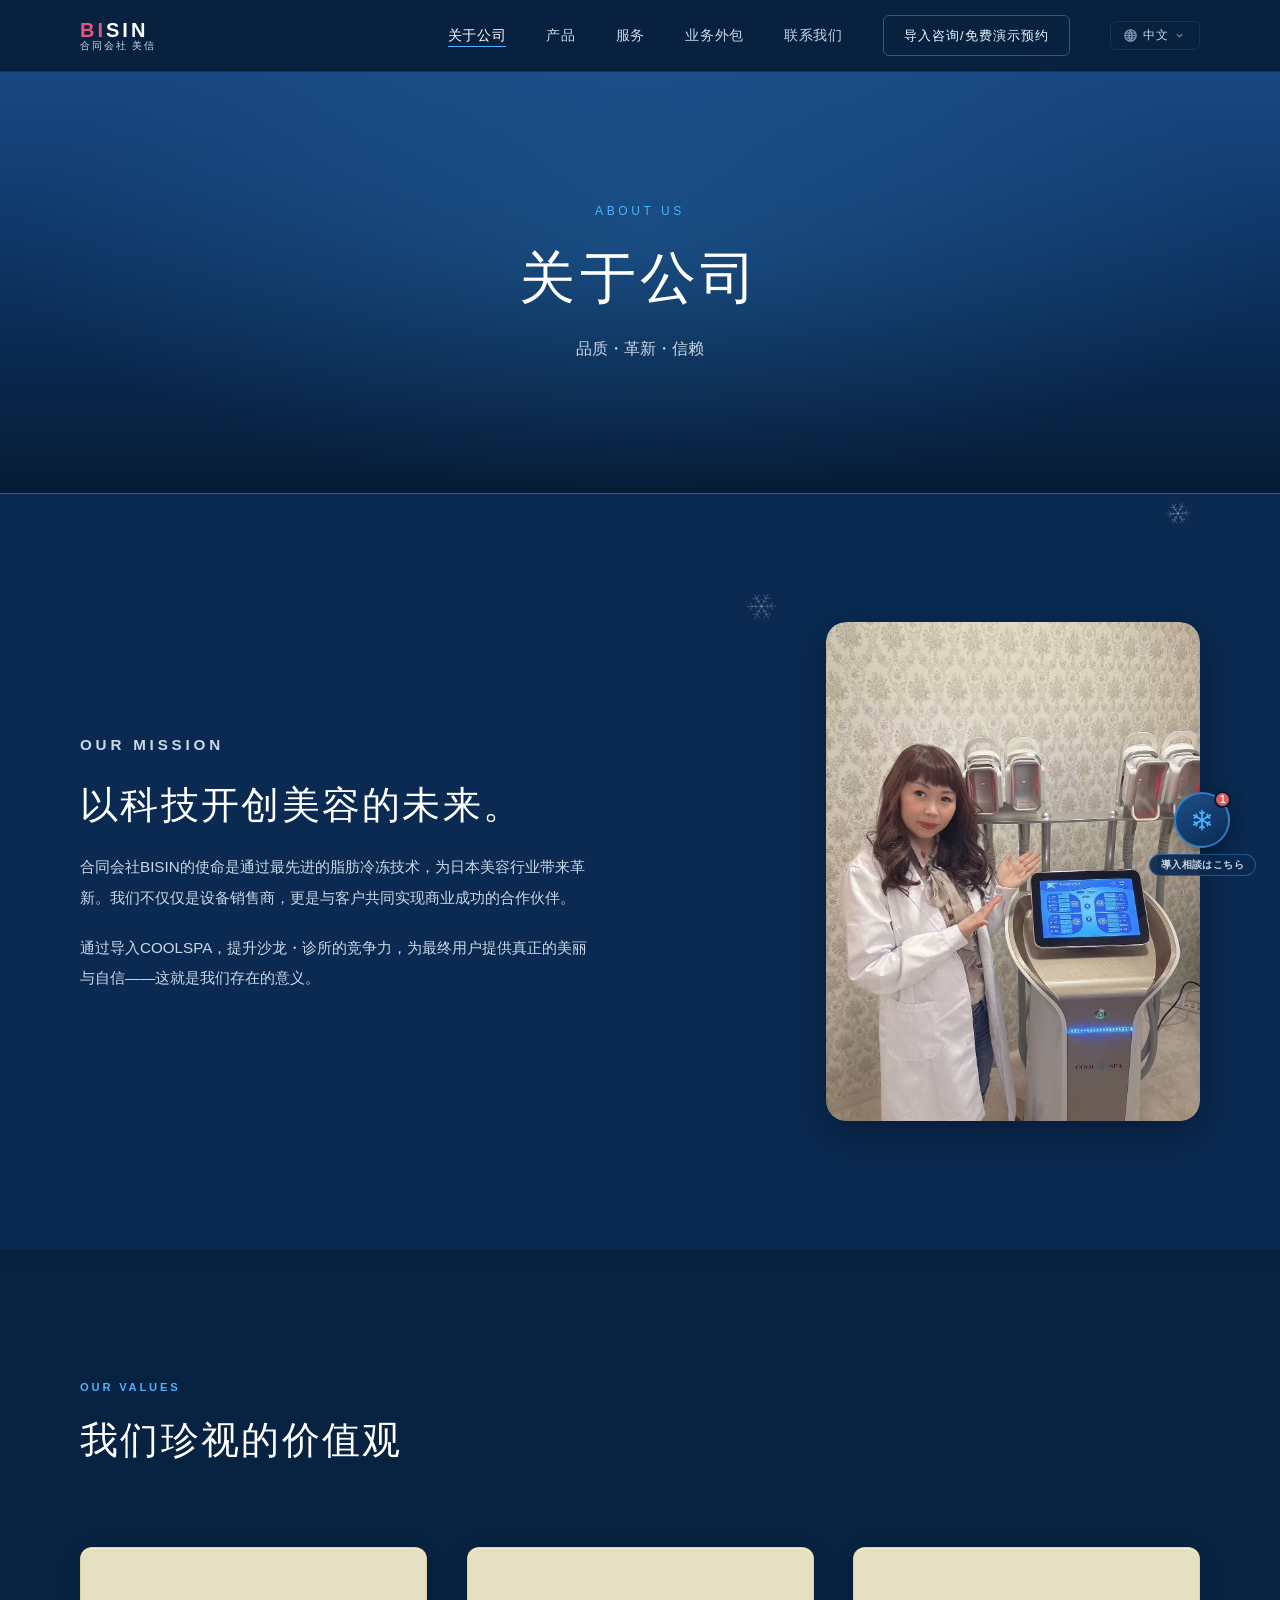
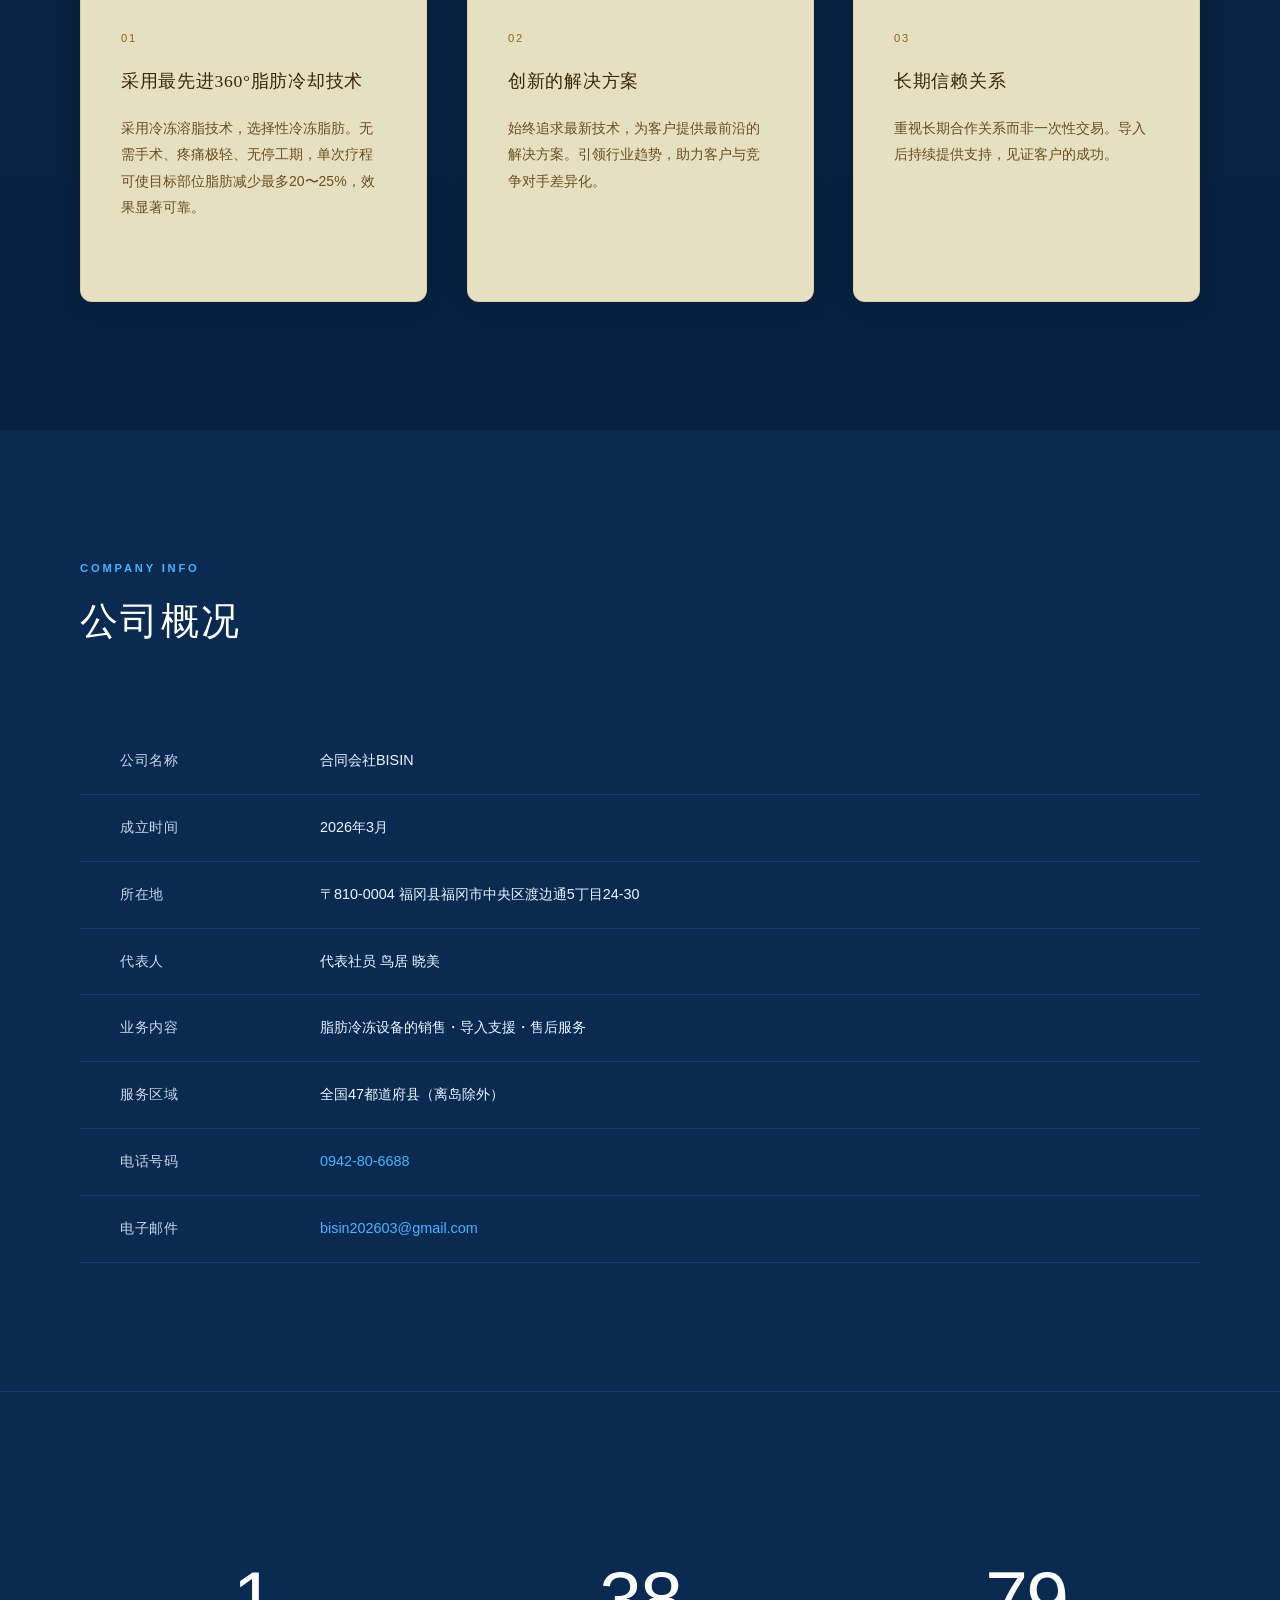
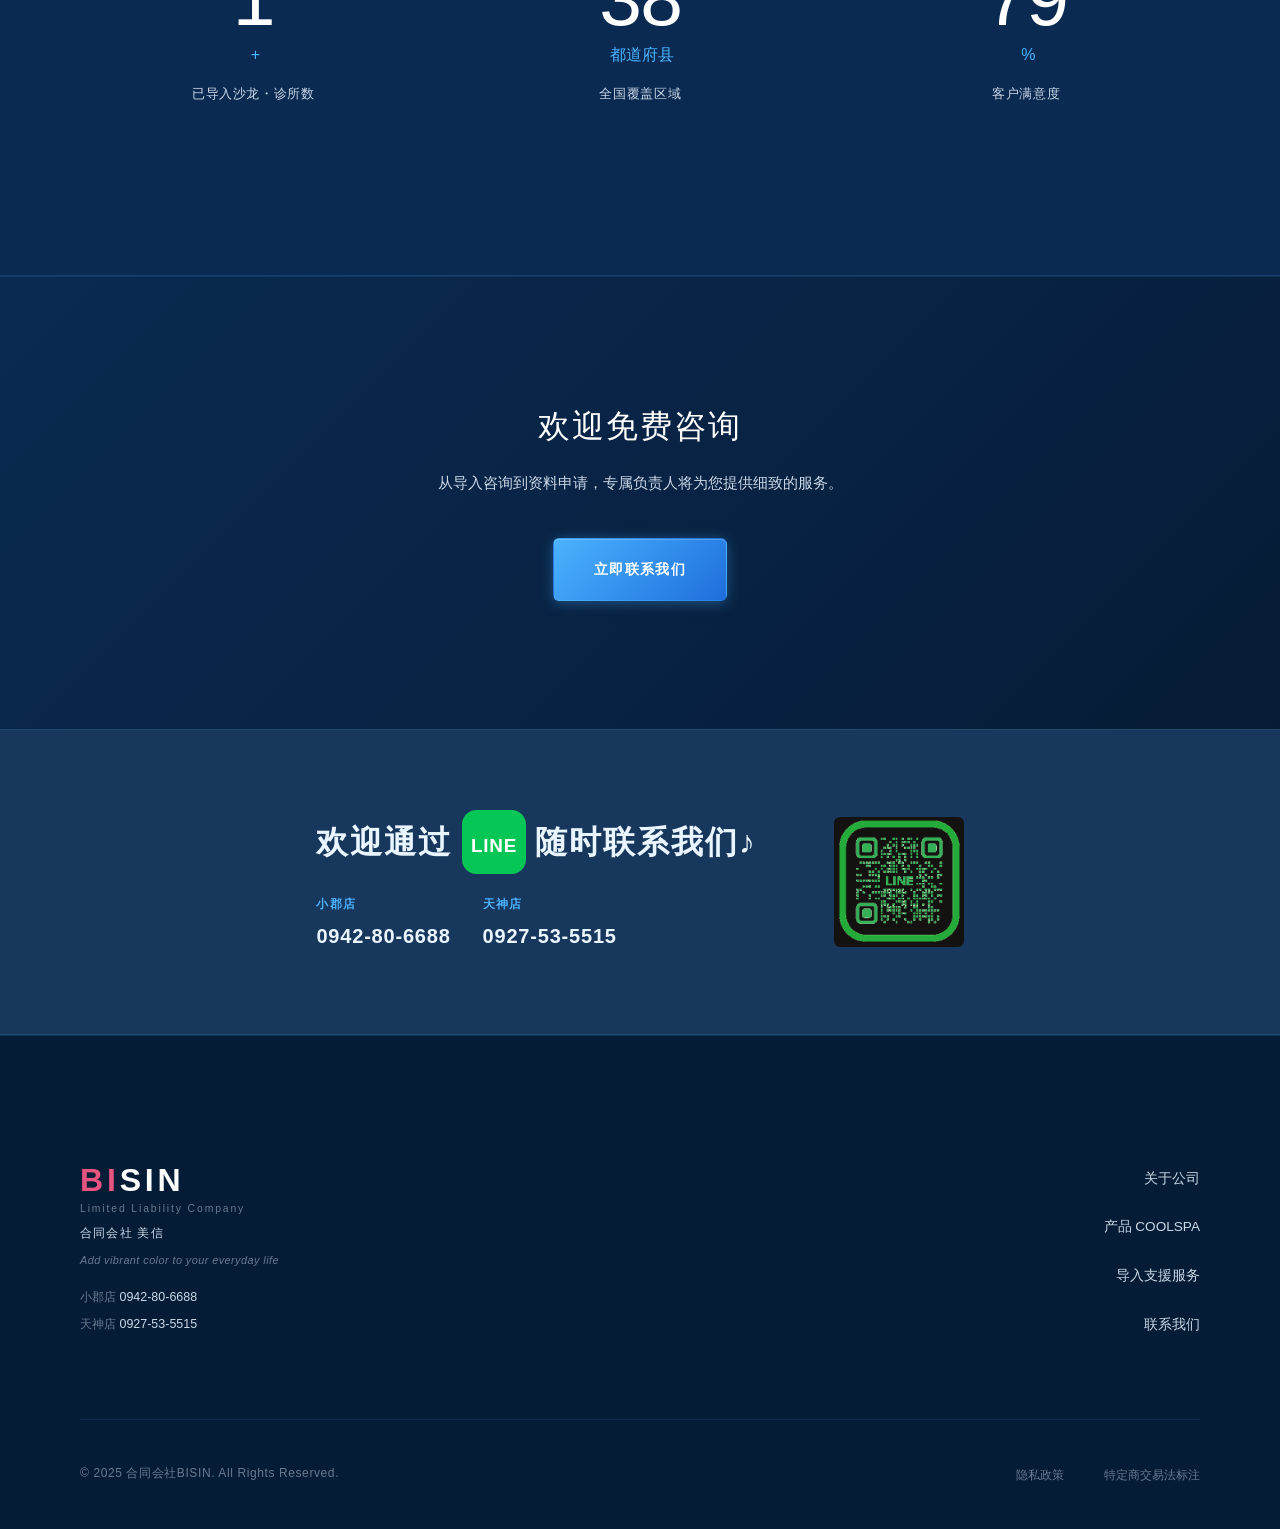
<file: about.html>
<!DOCTYPE html>
<html lang="ja">
<head>
  <meta charset="UTF-8" />
  <meta name="viewport" content="width=device-width, initial-scale=1.0" />
  <meta name="description" content="合同会社BISINについて｜品質・革新・信頼を三本柱に、最先端の脂肪冷却テクノロジーで美容業界を支えます。" />
  <title>会社について | 合同会社BISIN</title>
  <link rel="stylesheet" href="css/style.css?v=10" />
</head>
<body>

  <header class="site-header">
    <nav class="nav" aria-label="メインナビゲーション">
      <a href="index.html" class="nav__logo">
        <span class="nav__logo-en"><span class="logo-bi">BI</span>SIN</span>
        <span class="nav__logo-ja" data-i18n="nav.logo.ja">合同会社 美信</span>
      </a>
      <ul class="nav__links">
        <li><a href="about.html" class="nav__link--active" data-i18n="nav.about">会社について</a></li>
        <li><a href="product.html" data-i18n="nav.product">製品</a></li>
        <li><a href="service.html" data-i18n="nav.service">サービス</a></li>
        <li><a href="outsourcing.html" data-i18n="nav.outsourcing">業務委託</a></li>
        <li><a href="contact.html" data-i18n="nav.contact">お問い合わせ</a></li>
      </ul>
      <a href="contact.html" class="nav__cta" data-i18n="nav.cta">無料相談</a>
      <div class="lang-picker" id="langPicker">
        <button class="lang-picker__trigger" aria-expanded="false" aria-haspopup="listbox" aria-label="言語選択">
          <svg class="lang-picker__globe" viewBox="0 0 16 16" fill="none" stroke="currentColor" stroke-width="1.5" xmlns="http://www.w3.org/2000/svg" aria-hidden="true"><circle cx="8" cy="8" r="7"/><path d="M8 1c-1.5 2.5-2 4.5-2 7s.5 4.5 2 7"/><path d="M8 1c1.5 2.5 2 4.5 2 7s-.5 4.5-2 7"/><path d="M1 8h14"/><path d="M2 5h12"/><path d="M2 11h12"/></svg>
          <span class="lang-picker__label">日本語</span>
          <svg class="lang-picker__chevron" viewBox="0 0 16 16" fill="none" stroke="currentColor" stroke-width="2" xmlns="http://www.w3.org/2000/svg" aria-hidden="true"><path d="M4 6l4 4 4-4"/></svg>
        </button>
        <div class="lang-picker__panel" role="listbox" aria-label="言語を選択">
          <div class="lang-picker__panel-header">Language</div>
          <button class="lang-picker__item lang-picker__item--active" role="option" aria-selected="true" data-lang="ja" data-label="日本語">
            <span class="lang-picker__code">JP</span><span class="lang-picker__name">日本語</span>
            <svg class="lang-picker__check" viewBox="0 0 16 16" fill="none" stroke="currentColor" stroke-width="2.5" xmlns="http://www.w3.org/2000/svg" aria-hidden="true"><path d="M3 8l4 4 6-7"/></svg>
          </button>
          <button class="lang-picker__item" role="option" aria-selected="false" data-lang="zh" data-label="中文">
            <span class="lang-picker__code">CN</span><span class="lang-picker__name">中文</span>
            <svg class="lang-picker__check" viewBox="0 0 16 16" fill="none" stroke="currentColor" stroke-width="2.5" xmlns="http://www.w3.org/2000/svg" aria-hidden="true"><path d="M3 8l4 4 6-7"/></svg>
          </button>
          <button class="lang-picker__item" role="option" aria-selected="false" data-lang="en" data-label="English">
            <span class="lang-picker__code">EN</span><span class="lang-picker__name">English</span>
            <svg class="lang-picker__check" viewBox="0 0 16 16" fill="none" stroke="currentColor" stroke-width="2.5" xmlns="http://www.w3.org/2000/svg" aria-hidden="true"><path d="M3 8l4 4 6-7"/></svg>
          </button>
        </div>
      </div>
      <button class="nav__hamburger" type="button" aria-label="メニューを開く">
        <span></span><span></span><span></span>
      </button>
    </nav>
  </header>

  <main>

    <section class="page-hero">
      <div class="container">
        <p class="page-hero__en">About Us</p>
        <h1 class="page-hero__title" data-i18n="about.hero.title">会社について</h1>
        <p class="page-hero__desc" data-i18n="about.hero.desc">品質・革新・信頼</p>
      </div>
    </section>

    <section class="about-mission">
      <div class="container">
        <div class="about-mission__body">
          <div class="about-mission__text">
            <p class="section-eyebrow">Our Mission</p>
            <h2 class="section-title" data-i18n-html="about.mission.title">美容の未来を、<br />テクノロジーで切り拓く。</h2>
            <p data-i18n="about.mission.p1">合同会社BISINは、最先端の脂肪冷却技術を通じて、日本の美容業界に革新をもたらすことを使命としています。私たちは単に機器を販売するのではなく、クライアントのビジネス成功を共に実現するパートナーです。</p>
            <p data-i18n="about.mission.p2">COOLSPAの導入を通じて、サロン・クリニックの競争力を高め、エンドユーザーに真の美しさと自信を提供すること——それが私たちの存在意義です。</p>
          </div>
          <div class="about-mission__visual">
            <img src="assets/mission.jpg" alt="COOLSPAと専門家" class="about-mission__photo" />
          </div>
        </div>
      </div>
    </section>

    <section class="about-values">
      <div class="container">
        <p class="section-eyebrow">Our Values</p>
        <h2 class="section-title" data-i18n="about.values.title">私たちが大切にすること</h2>
        <div class="values-grid">
          <div class="value-card">
            <div class="value-card__num">01</div>
            <h3 class="value-card__title" data-i18n="about.val1.title">最先端360°脂肪冷却テクノロジーの採用</h3>
            <p class="value-card__desc" data-i18n="about.val1.desc">脂肪のみを選択的に冷却・凍結するクライオリポリシス技術を採用。切らない・痛みが少ない・ダウンタイムなしで、1回の施術で対象部位の脂肪を最大20〜25%減少させる確かな効果を実現します。</p>
          </div>
          <div class="value-card">
            <div class="value-card__num">02</div>
            <h3 class="value-card__title" data-i18n="about.val2.title">革新的なソリューション</h3>
            <p class="value-card__desc" data-i18n="about.val2.desc">常に最新のテクノロジーを追い、クライアントに最先端のソリューションを提供します。業界トレンドを先取りし、競合他社との差別化を支援します。</p>
          </div>
          <div class="value-card">
            <div class="value-card__num">03</div>
            <h3 class="value-card__title" data-i18n="about.val3.title">長期的な信頼関係</h3>
            <p class="value-card__desc" data-i18n="about.val3.desc">一過性の取引ではなく、長期的なパートナーシップを重視します。導入後も継続的なサポートで、クライアントの成功を見守ります。</p>
          </div>
        </div>
      </div>
    </section>

    <section class="company-info">
      <div class="container">
        <p class="section-eyebrow">Company Info</p>
        <h2 class="section-title" data-i18n="about.info.title">会社概要</h2>
        <table class="info-table" aria-label="会社概要">
          <tbody>
            <tr><th scope="row" data-i18n="about.info.name.label">会社名</th><td data-i18n="about.info.name.val">合同会社BISIN</td></tr>
            <tr><th scope="row" data-i18n="about.info.founded.label">設立</th><td data-i18n="about.info.founded.val">2026年3月</td></tr>
            <tr><th scope="row" data-i18n="about.info.address.label">所在地</th><td data-i18n="about.info.address.val">〒810-0004 福岡県福岡市中央区渡辺通５丁目２４−３０</td></tr>
            <tr><th scope="row" data-i18n="about.info.rep.label">代表者</th><td data-i18n="about.info.rep.val">代表社員 鳥居　暁美</td></tr>
            <tr><th scope="row" data-i18n="about.info.biz.label">事業内容</th><td data-i18n="about.info.biz.val">脂肪冷却機器の販売・導入支援・アフターサポート</td></tr>
            <tr><th scope="row" data-i18n="about.info.area.label">対応エリア</th><td data-i18n="about.info.area.val">全国47都道府県（離島を除く）</td></tr>
            <tr><th scope="row" data-i18n="about.info.tel.label">電話番号</th><td><a href="tel:0942806688">0942-80-6688</a></td></tr>
            <tr><th scope="row" data-i18n="about.info.email.label">メールアドレス</th><td><a href="mailto:bisin202603@gmail.com">bisin202603@gmail.com</a></td></tr>
          </tbody>
        </table>
      </div>
    </section>

    <section class="stats-section">
      <div class="container">
        <div class="stats-grid">
          <div class="stat">
            <span class="stat__number" data-count="2">0</span>
            <span class="stat__unit">+</span>
            <p class="stat__label" data-i18n="stat.salon">導入サロン・クリニック数</p>
          </div>
          <div class="stat">
            <span class="stat__number" data-count="47">0</span>
            <span class="stat__unit" data-i18n="stat.pref">都道府県</span>
            <p class="stat__label" data-i18n="stat.area">全国対応エリア</p>
          </div>
          <div class="stat">
            <span class="stat__number" data-count="98">0</span>
            <span class="stat__unit">%</span>
            <p class="stat__label" data-i18n="stat.satisfaction">顧客満足度</p>
          </div>
        </div>
      </div>
    </section>

    <section class="cta-banner">
      <div class="container">
        <h2 class="cta-banner__title" data-i18n="about.cta.title">まずは無料でご相談ください</h2>
        <p class="cta-banner__desc" data-i18n="about.cta.desc">導入のご検討から資料請求まで、専任担当者が丁寧にご対応いたします。</p>
        <a href="contact.html" class="btn btn--primary btn--large" data-i18n="cta.btn">お問い合わせはこちら</a>
      </div>
    </section>

    <section class="line-banner">
      <div class="container">
        <div class="line-banner__inner">
          <div class="line-banner__content">
            <h2 class="line-banner__heading">
              <span data-i18n="line.before">お問い合わせは</span>
              <span class="line-banner__line-icon" aria-label="LINE">
                <svg viewBox="0 0 44 44" xmlns="http://www.w3.org/2000/svg"><rect width="44" height="44" rx="10" fill="#06C755"/><text x="22" y="29" text-anchor="middle" fill="white" font-family="Arial,sans-serif" font-weight="bold" font-size="13" letter-spacing="0.5">LINE</text></svg>
              </span>
              <span data-i18n="line.after">でいつでも♪</span>
            </h2>
            <div class="line-banner__stores">
              <div class="line-banner__store">
                <span class="line-banner__store-name" data-i18n="line.ogori">小郡店</span>
                <a href="tel:0942806688" class="line-banner__tel">0942-80-6688</a>
              </div>
              <div class="line-banner__store">
                <span class="line-banner__store-name" data-i18n="line.tenjin">天神店</span>
                <a href="tel:0927535515" class="line-banner__tel">0927-53-5515</a>
              </div>
            </div>
          </div>
          <div class="line-banner__qr">
            <img src="assets/line-qr.png" alt="LINE QRコード" width="130" height="130" />
          </div>
        </div>
      </div>
    </section>

  </main>

  <footer class="site-footer">
    <div class="container">
      <div class="footer__body">
        <div class="footer__brand">
          <p class="footer__logo-mark"><span class="logo-bi">BI</span>SIN</p>
          <p class="footer__logo-llc">Limited Liability Company</p>
          <p class="footer__logo-ja" data-i18n="nav.logo.ja">合同会社 美信</p>
          <p class="footer__tagline">Add vibrant color to your everyday life</p>
          <div class="footer__stores">
            <span><span data-i18n="line.ogori">小郡店</span> <a href="tel:0942806688">0942-80-6688</a></span>
            <span><span data-i18n="line.tenjin">天神店</span> <a href="tel:0927535515">0927-53-5515</a></span>
          </div>
        </div>
        <nav class="footer__nav" aria-label="フッターナビゲーション">
          <ul>
            <li><a href="about.html" data-i18n="footer.nav.about">会社について</a></li>
            <li><a href="product.html" data-i18n="footer.nav.product">製品 COOLSPA</a></li>
            <li><a href="service.html" data-i18n="footer.nav.service">導入支援サービス</a></li>
            <li><a href="contact.html" data-i18n="footer.nav.contact">お問い合わせ</a></li>
          </ul>
        </nav>
      </div>
      <div class="footer__bottom">
        <p class="footer__copy">&copy; 2025 合同会社BISIN. All Rights Reserved.</p>
        <ul class="footer__legal">
          <li><a href="#" data-i18n="footer.privacy">プライバシーポリシー</a></li>
          <li><a href="#" data-i18n="footer.legal">特定商取引法に基づく表記</a></li>
        </ul>
      </div>
    </div>
  </footer>

  <script src="js/i18n.js?v=5"></script>
  <script src="js/main.js?v=6"></script>
  <script src="js/particles.js?v=5"></script>
  <link rel="stylesheet" href="css/chatbot.css" />
  <script src="js/chatbot.js"></script>

</body>
</html>
</file>
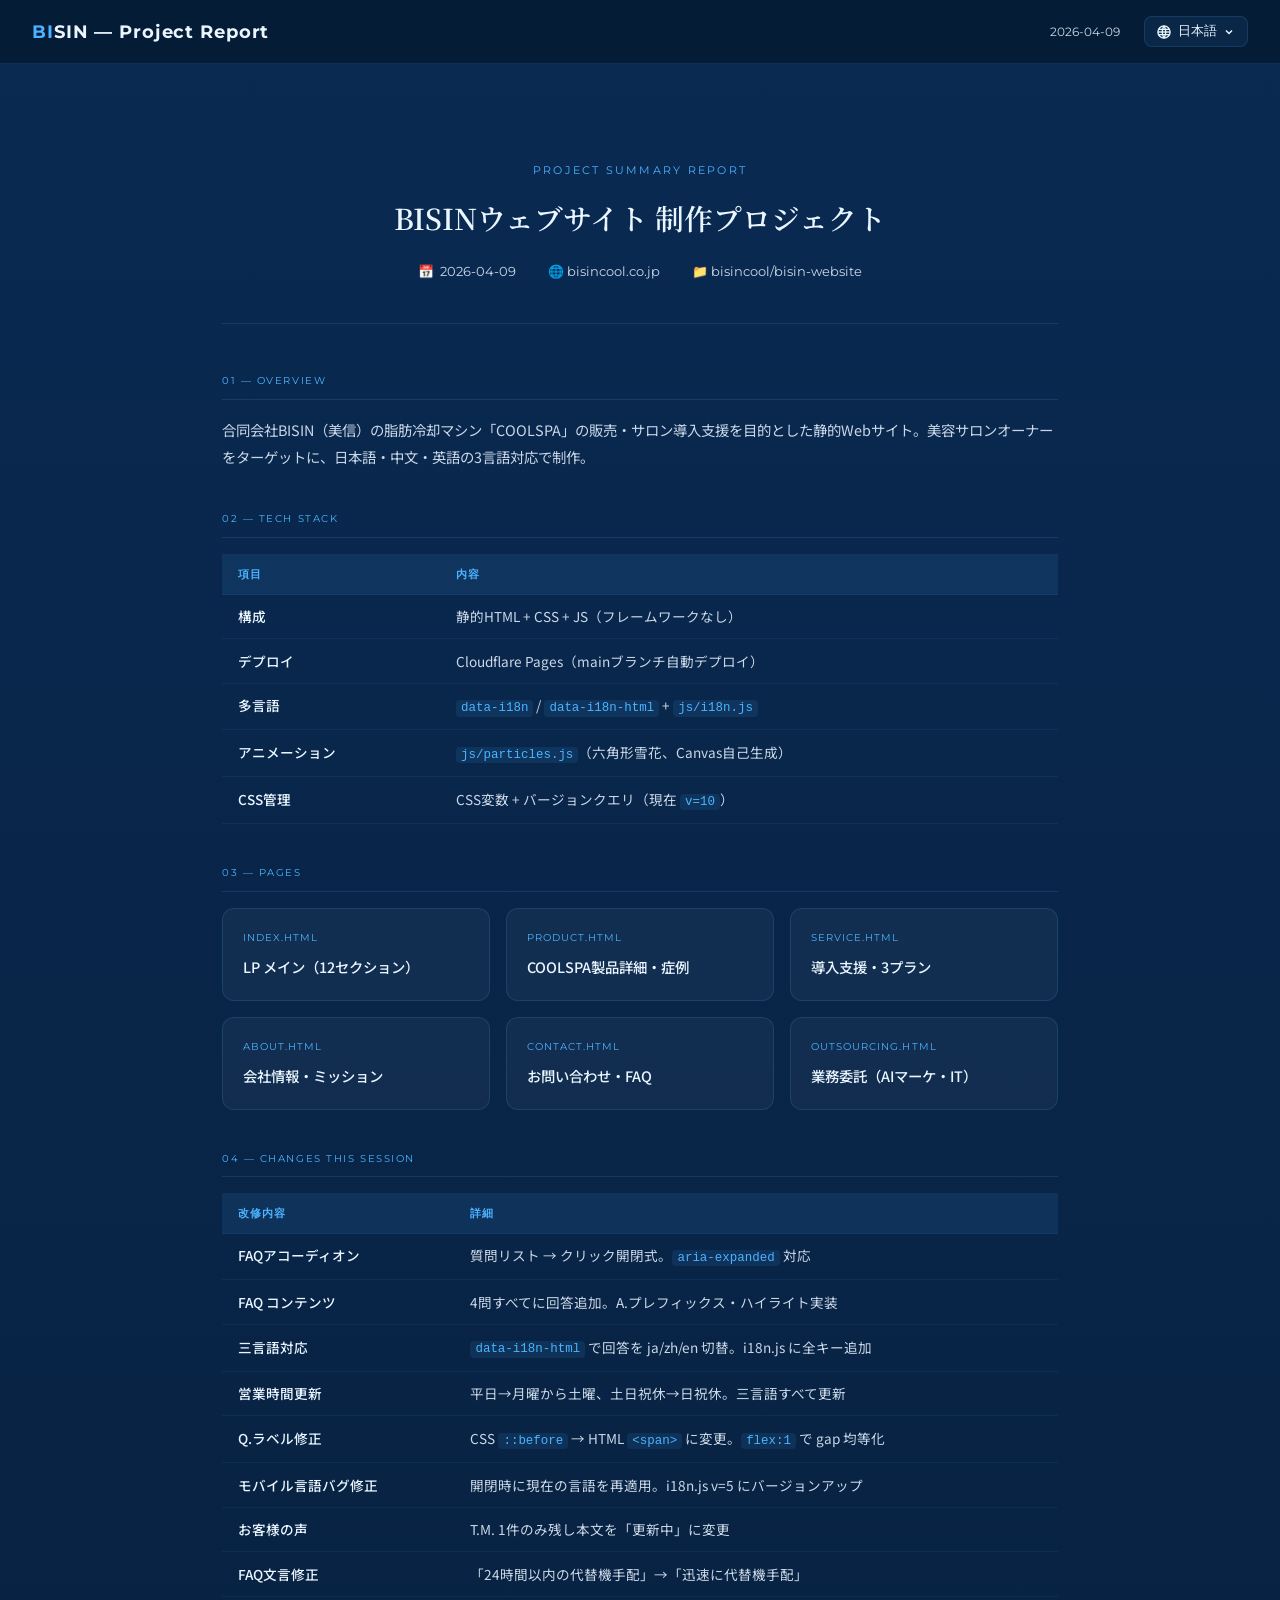
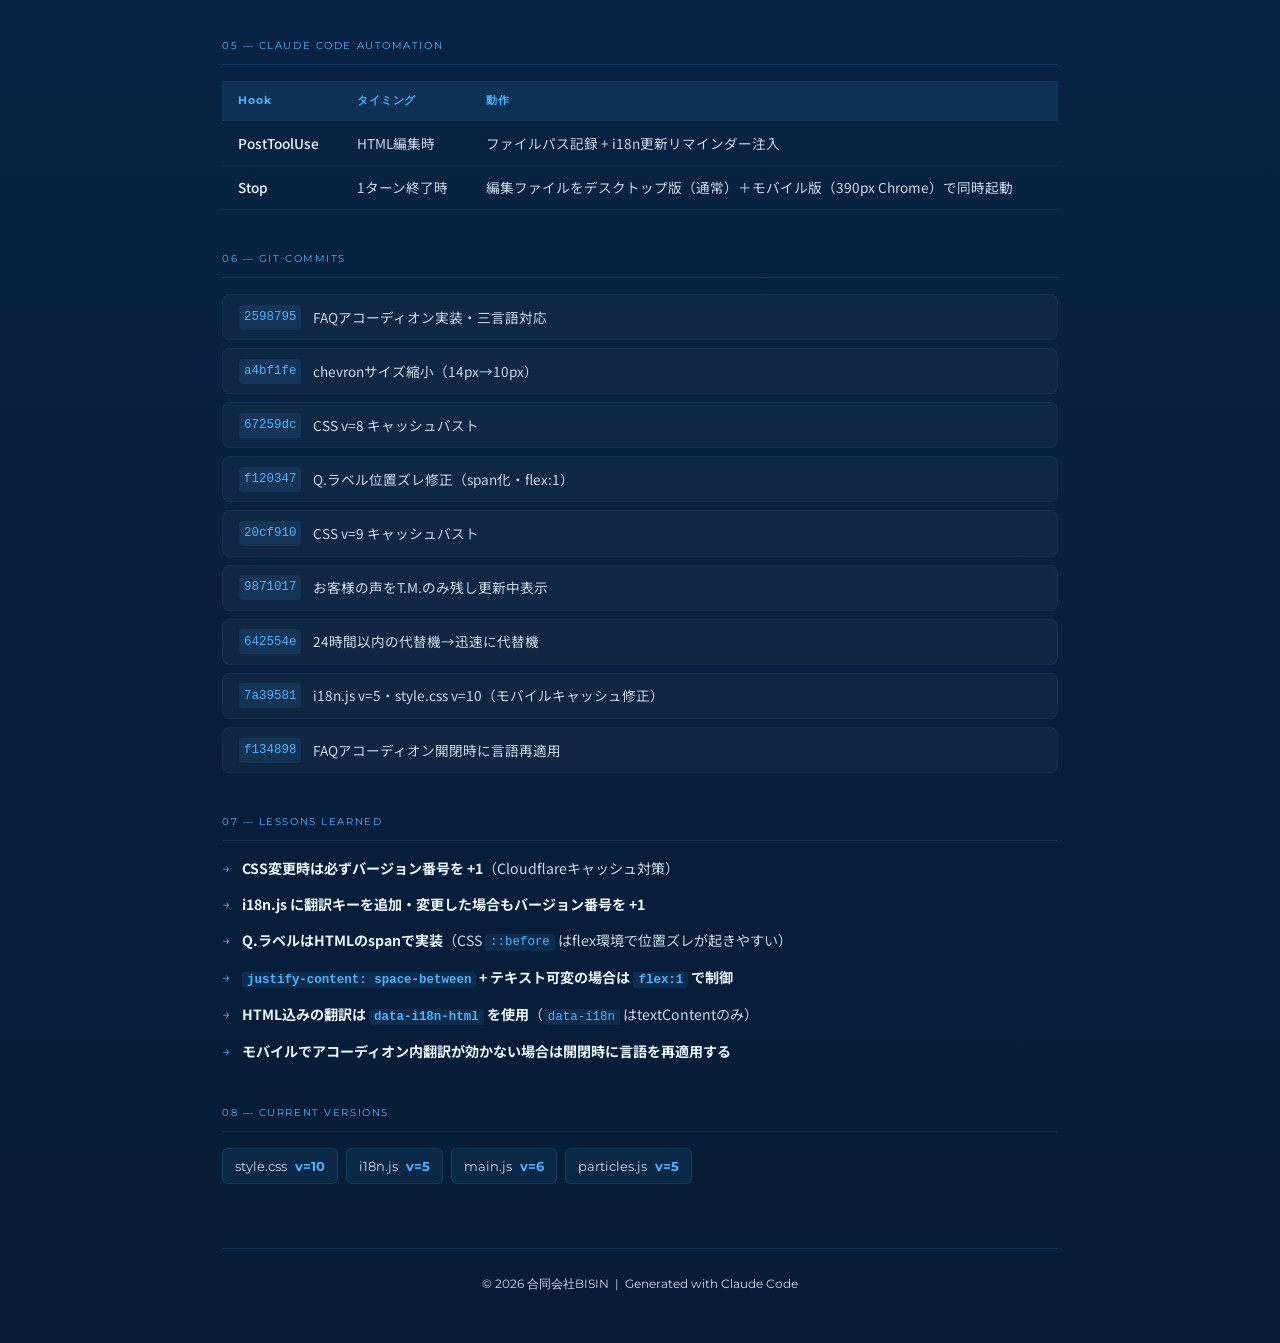
<file: bisin-website_report.html>
<!DOCTYPE html>
<html lang="ja">
<head>
  <meta charset="UTF-8" />
  <meta name="viewport" content="width=device-width, initial-scale=1.0" />
  <title>BISIN Website Project Report</title>
  <link rel="preconnect" href="https://fonts.googleapis.com">
  <link rel="preconnect" href="https://fonts.gstatic.com" crossorigin>
  <link href="https://fonts.googleapis.com/css2?family=Montserrat:wght@400;600;700&family=Noto+Sans+JP:wght@400;500&family=Noto+Serif+JP:wght@400;600&display=swap" rel="stylesheet">
  <style>
    :root {
      --color-bg:         #0A2A52;
      --color-bg-2:       #061C36;
      --color-surface:    rgba(6,28,54,0.82);
      --color-border:     rgba(75,179,255,0.15);
      --color-primary:    #4BB3FF;
      --color-accent:     #EAF6FF;
      --color-text:       #EAF6FF;
      --color-text-muted: #CBD8E7;
      --font-ja:   'Noto Serif JP', serif;
      --font-en:   'Montserrat', sans-serif;
      --font-body: 'Noto Sans JP', sans-serif;
      --radius-md: 12px;
      --radius-lg: 20px;
    }

    *, *::before, *::after { box-sizing: border-box; margin: 0; padding: 0; }

    body {
      background: linear-gradient(180deg, #0A2A52 0%, #061C36 100%);
      min-height: 100vh;
      color: var(--color-text);
      font-family: var(--font-body);
      line-height: 1.8;
    }

    /* ── Header ── */
    .header {
      background: rgba(6,28,54,0.95);
      border-bottom: 1px solid var(--color-border);
      padding: 0 2rem;
      height: 64px;
      display: flex;
      align-items: center;
      justify-content: space-between;
      position: sticky;
      top: 0;
      z-index: 100;
      backdrop-filter: blur(12px);
    }
    .header__logo {
      font-family: var(--font-en);
      font-weight: 700;
      font-size: 1.1rem;
      color: var(--color-accent);
      letter-spacing: 0.05em;
    }
    .header__logo span { color: var(--color-primary); }
    .header__meta {
      font-size: 0.75rem;
      color: var(--color-text-muted);
      font-family: var(--font-en);
    }

    /* ── Lang Picker ── */
    .lang-picker { position: relative; }
    .lang-picker__trigger {
      display: flex; align-items: center; gap: 0.4rem;
      background: rgba(75,179,255,0.08);
      border: 1px solid var(--color-border);
      border-radius: 8px;
      padding: 0.35rem 0.75rem;
      color: var(--color-text);
      cursor: pointer;
      font-family: var(--font-en);
      font-size: 0.8rem;
    }
    .lang-picker__globe { width: 14px; height: 14px; }
    .lang-picker__chevron { width: 12px; height: 12px; transition: transform 0.2s; }
    .lang-picker__trigger[aria-expanded="true"] .lang-picker__chevron { transform: rotate(180deg); }
    .lang-picker__panel {
      display: none;
      position: absolute;
      right: 0; top: calc(100% + 6px);
      background: #0D2E58;
      border: 1px solid var(--color-border);
      border-radius: var(--radius-md);
      min-width: 140px;
      overflow: hidden;
      box-shadow: 0 8px 32px rgba(0,0,0,0.4);
    }
    .lang-picker__trigger[aria-expanded="true"] + .lang-picker__panel { display: block; }
    .lang-picker__panel-header {
      padding: 0.5rem 1rem;
      font-size: 0.65rem;
      color: var(--color-text-muted);
      font-family: var(--font-en);
      letter-spacing: 0.1em;
      border-bottom: 1px solid var(--color-border);
    }
    .lang-picker__item {
      display: flex; align-items: center; gap: 0.6rem;
      width: 100%; padding: 0.6rem 1rem;
      background: none; border: none;
      color: var(--color-text); cursor: pointer;
      font-family: var(--font-en); font-size: 0.82rem;
    }
    .lang-picker__item:hover { background: rgba(75,179,255,0.08); }
    .lang-picker__item--active { color: var(--color-primary); }
    .lang-picker__code { font-weight: 700; font-size: 0.7rem; width: 22px; }
    .lang-picker__check { width: 12px; height: 12px; margin-left: auto; opacity: 0; }
    .lang-picker__item--active .lang-picker__check { opacity: 1; }

    /* ── Container ── */
    .container { max-width: 900px; margin: 0 auto; padding: 3rem 2rem; }

    /* ── Hero ── */
    .report-hero {
      text-align: center;
      padding: 3rem 0 2.5rem;
      border-bottom: 1px solid var(--color-border);
      margin-bottom: 3rem;
    }
    .report-hero__en {
      font-family: var(--font-en);
      font-size: 0.7rem;
      letter-spacing: 0.2em;
      color: var(--color-primary);
      text-transform: uppercase;
      margin-bottom: 0.75rem;
    }
    .report-hero__title {
      font-family: var(--font-ja);
      font-size: 1.8rem;
      font-weight: 600;
      color: var(--color-accent);
      margin-bottom: 1rem;
    }
    .report-hero__meta {
      display: flex;
      justify-content: center;
      gap: 2rem;
      font-size: 0.8rem;
      color: var(--color-text-muted);
      font-family: var(--font-en);
    }
    .report-hero__meta span { display: flex; align-items: center; gap: 0.4rem; }

    /* ── Section ── */
    .report-section { margin-bottom: 2.5rem; }
    .report-section__title {
      font-family: var(--font-en);
      font-size: 0.65rem;
      letter-spacing: 0.15em;
      color: var(--color-primary);
      text-transform: uppercase;
      margin-bottom: 1rem;
      padding-bottom: 0.5rem;
      border-bottom: 1px solid var(--color-border);
    }
    .report-section h2 {
      font-family: var(--font-ja);
      font-size: 1.15rem;
      color: var(--color-accent);
      margin-bottom: 1rem;
    }

    /* ── Table ── */
    .report-table {
      width: 100%;
      border-collapse: collapse;
      font-size: 0.85rem;
      margin-bottom: 1rem;
    }
    .report-table th {
      background: rgba(75,179,255,0.1);
      color: var(--color-primary);
      font-family: var(--font-en);
      font-size: 0.7rem;
      letter-spacing: 0.08em;
      padding: 0.6rem 1rem;
      text-align: left;
      border-bottom: 1px solid var(--color-border);
    }
    .report-table td {
      padding: 0.6rem 1rem;
      border-bottom: 1px solid rgba(75,179,255,0.08);
      color: var(--color-text-muted);
      vertical-align: top;
    }
    .report-table td:first-child {
      color: var(--color-text);
      font-weight: 500;
      white-space: nowrap;
    }
    code {
      font-family: 'Courier New', monospace;
      font-size: 0.78rem;
      background: rgba(75,179,255,0.1);
      color: var(--color-primary);
      padding: 0.1em 0.4em;
      border-radius: 4px;
    }

    /* ── Cards ── */
    .card-grid { display: grid; grid-template-columns: repeat(auto-fit, minmax(260px, 1fr)); gap: 1rem; margin-bottom: 1rem; }
    .info-card {
      background: rgba(255,255,255,0.04);
      border: 1px solid var(--color-border);
      border-radius: var(--radius-md);
      padding: 1.25rem;
    }
    .info-card__label {
      font-family: var(--font-en);
      font-size: 0.65rem;
      letter-spacing: 0.1em;
      color: var(--color-primary);
      text-transform: uppercase;
      margin-bottom: 0.4rem;
    }
    .info-card__value {
      font-size: 0.9rem;
      color: var(--color-accent);
      font-weight: 500;
    }

    /* ── Commit list ── */
    .commit-list { list-style: none; display: flex; flex-direction: column; gap: 0.5rem; }
    .commit-list li {
      display: flex;
      align-items: flex-start;
      gap: 0.75rem;
      font-size: 0.85rem;
      color: var(--color-text-muted);
      padding: 0.6rem 1rem;
      background: rgba(255,255,255,0.03);
      border-radius: 8px;
      border: 1px solid rgba(75,179,255,0.08);
    }
    .commit-list li code { flex-shrink: 0; }

    /* ── Lesson list ── */
    .lesson-list { list-style: none; display: flex; flex-direction: column; gap: 0.75rem; }
    .lesson-list li {
      padding-left: 1.25rem;
      position: relative;
      font-size: 0.88rem;
      color: var(--color-text-muted);
      line-height: 1.7;
    }
    .lesson-list li::before {
      content: '→';
      position: absolute;
      left: 0;
      color: var(--color-primary);
      font-family: var(--font-en);
    }
    .lesson-list li strong { color: var(--color-text); }

    /* ── Version badges ── */
    .version-grid { display: flex; flex-wrap: wrap; gap: 0.5rem; }
    .version-badge {
      display: flex; align-items: center; gap: 0.5rem;
      background: rgba(75,179,255,0.08);
      border: 1px solid var(--color-border);
      border-radius: 6px;
      padding: 0.35rem 0.75rem;
      font-size: 0.8rem;
    }
    .version-badge__file { color: var(--color-text-muted); font-family: var(--font-en); }
    .version-badge__ver { color: var(--color-primary); font-family: var(--font-en); font-weight: 700; }

    /* ── Footer ── */
    .report-footer {
      margin-top: 4rem;
      padding-top: 1.5rem;
      border-top: 1px solid var(--color-border);
      text-align: center;
      font-size: 0.75rem;
      color: var(--color-text-muted);
      font-family: var(--font-en);
    }

    @media (max-width: 600px) {
      .container { padding: 2rem 1rem; }
      .report-hero__meta { flex-direction: column; gap: 0.5rem; align-items: center; }
      .header { padding: 0 1rem; }
    }
  </style>
</head>
<body>

  <header class="header">
    <div class="header__logo"><span>BI</span>SIN — Project Report</div>
    <div style="display:flex;align-items:center;gap:1.5rem;">
      <span class="header__meta" id="header-date">2026-04-09</span>
      <div class="lang-picker" id="langPicker">
        <button class="lang-picker__trigger" aria-expanded="false" aria-label="言語選択">
          <svg class="lang-picker__globe" viewBox="0 0 16 16" fill="none" stroke="currentColor" stroke-width="1.5"><circle cx="8" cy="8" r="7"/><path d="M8 1c-1.5 2.5-2 4.5-2 7s.5 4.5 2 7"/><path d="M8 1c1.5 2.5 2 4.5 2 7s-.5 4.5-2 7"/><path d="M1 8h14"/><path d="M2 5h12"/><path d="M2 11h12"/></svg>
          <span class="lang-picker__label" id="langLabel">日本語</span>
          <svg class="lang-picker__chevron" viewBox="0 0 16 16" fill="none" stroke="currentColor" stroke-width="2"><path d="M4 6l4 4 4-4"/></svg>
        </button>
        <div class="lang-picker__panel">
          <div class="lang-picker__panel-header">Language</div>
          <button class="lang-picker__item lang-picker__item--active" data-lang="ja" data-label="日本語">
            <span class="lang-picker__code">JP</span><span>日本語</span>
            <svg class="lang-picker__check" viewBox="0 0 16 16" fill="none" stroke="currentColor" stroke-width="2.5"><path d="M3 8l4 4 6-7"/></svg>
          </button>
          <button class="lang-picker__item" data-lang="zh" data-label="中文">
            <span class="lang-picker__code">CN</span><span>中文</span>
            <svg class="lang-picker__check" viewBox="0 0 16 16" fill="none" stroke="currentColor" stroke-width="2.5"><path d="M3 8l4 4 6-7"/></svg>
          </button>
          <button class="lang-picker__item" data-lang="en" data-label="English">
            <span class="lang-picker__code">EN</span><span>English</span>
            <svg class="lang-picker__check" viewBox="0 0 16 16" fill="none" stroke="currentColor" stroke-width="2.5"><path d="M3 8l4 4 6-7"/></svg>
          </button>
        </div>
      </div>
    </div>
  </header>

  <div class="container">

    <!-- Hero -->
    <div class="report-hero">
      <p class="report-hero__en">Project Summary Report</p>
      <h1 class="report-hero__title" id="hero-title">BISINウェブサイト 制作プロジェクト</h1>
      <div class="report-hero__meta">
        <span>📅 <span id="meta-date">2026-04-09</span></span>
        <span>🌐 bisincool.co.jp</span>
        <span>📁 bisincool/bisin-website</span>
      </div>
    </div>

    <!-- Section 1: Overview -->
    <div class="report-section">
      <p class="report-section__title" id="s1-label">01 — Overview</p>
      <p id="s1-desc" style="font-size:0.9rem;color:var(--color-text-muted);line-height:1.9;">
        合同会社BISIN（美信）の脂肪冷却マシン「COOLSPA」の販売・サロン導入支援を目的とした静的Webサイト。美容サロンオーナーをターゲットに、日本語・中文・英語の3言語対応で制作。
      </p>
    </div>

    <!-- Section 2: Tech Stack -->
    <div class="report-section">
      <p class="report-section__title" id="s2-label">02 — Tech Stack</p>
      <table class="report-table">
        <thead><tr><th id="th-item">項目</th><th id="th-content">内容</th></tr></thead>
        <tbody>
          <tr><td id="ts1-k">構成</td><td id="ts1-v">静的HTML + CSS + JS（フレームワークなし）</td></tr>
          <tr><td id="ts2-k">デプロイ</td><td id="ts2-v">Cloudflare Pages（mainブランチ自動デプロイ）</td></tr>
          <tr><td id="ts3-k">多言語</td><td><code>data-i18n</code> / <code>data-i18n-html</code> + <code>js/i18n.js</code></td></tr>
          <tr><td id="ts4-k">アニメーション</td><td id="ts4-v"><code>js/particles.js</code>（六角形雪花、Canvas自己生成）</td></tr>
          <tr><td id="ts5-k">CSS管理</td><td id="ts5-v">CSS変数 + バージョンクエリ（現在 <code>v=10</code>）</td></tr>
        </tbody>
      </table>
    </div>

    <!-- Section 3: Pages -->
    <div class="report-section">
      <p class="report-section__title" id="s3-label">03 — Pages</p>
      <div class="card-grid">
        <div class="info-card"><div class="info-card__label">index.html</div><div class="info-card__value" id="p1">LP メイン（12セクション）</div></div>
        <div class="info-card"><div class="info-card__label">product.html</div><div class="info-card__value" id="p2">COOLSPA製品詳細・症例</div></div>
        <div class="info-card"><div class="info-card__label">service.html</div><div class="info-card__value" id="p3">導入支援・3プラン</div></div>
        <div class="info-card"><div class="info-card__label">about.html</div><div class="info-card__value" id="p4">会社情報・ミッション</div></div>
        <div class="info-card"><div class="info-card__label">contact.html</div><div class="info-card__value" id="p5">お問い合わせ・FAQ</div></div>
        <div class="info-card"><div class="info-card__label">outsourcing.html</div><div class="info-card__value" id="p6">業務委託（AIマーケ・IT）</div></div>
      </div>
    </div>

    <!-- Section 4: Changes -->
    <div class="report-section">
      <p class="report-section__title" id="s4-label">04 — Changes This Session</p>
      <table class="report-table">
        <thead><tr><th id="th-change">改修内容</th><th id="th-detail">詳細</th></tr></thead>
        <tbody>
          <tr><td id="c1-k">FAQアコーディオン</td><td id="c1-v">質問リスト → クリック開閉式。<code>aria-expanded</code> 対応</td></tr>
          <tr><td id="c2-k">FAQ コンテンツ</td><td id="c2-v">4問すべてに回答追加。A.プレフィックス・ハイライト実装</td></tr>
          <tr><td id="c3-k">三言語対応</td><td id="c3-v"><code>data-i18n-html</code> で回答を ja/zh/en 切替。i18n.js に全キー追加</td></tr>
          <tr><td id="c4-k">営業時間更新</td><td id="c4-v">平日→月曜から土曜、土日祝休→日祝休。三言語すべて更新</td></tr>
          <tr><td id="c5-k">Q.ラベル修正</td><td id="c5-v">CSS <code>::before</code> → HTML <code>&lt;span&gt;</code> に変更。<code>flex:1</code> で gap 均等化</td></tr>
          <tr><td id="c6-k">モバイル言語バグ修正</td><td id="c6-v">開閉時に現在の言語を再適用。i18n.js v=5 にバージョンアップ</td></tr>
          <tr><td id="c7-k">お客様の声</td><td id="c7-v">T.M. 1件のみ残し本文を「更新中」に変更</td></tr>
          <tr><td id="c8-k">FAQ文言修正</td><td id="c8-v">「24時間以内の代替機手配」→「迅速に代替機手配」</td></tr>
        </tbody>
      </table>
    </div>

    <!-- Section 5: Hooks -->
    <div class="report-section">
      <p class="report-section__title" id="s5-label">05 — Claude Code Automation</p>
      <table class="report-table">
        <thead><tr><th id="th-hook">Hook</th><th id="th-timing">タイミング</th><th id="th-action">動作</th></tr></thead>
        <tbody>
          <tr><td>PostToolUse</td><td id="h1-t">HTML編集時</td><td id="h1-a">ファイルパス記録 + i18n更新リマインダー注入</td></tr>
          <tr><td>Stop</td><td id="h2-t">1ターン終了時</td><td id="h2-a">編集ファイルをデスクトップ版（通常）＋モバイル版（390px Chrome）で同時起動</td></tr>
        </tbody>
      </table>
    </div>

    <!-- Section 6: Commits -->
    <div class="report-section">
      <p class="report-section__title" id="s6-label">06 — Git Commits</p>
      <ul class="commit-list">
        <li><code>2598795</code> <span id="cm1">FAQアコーディオン実装・三言語対応</span></li>
        <li><code>a4bf1fe</code> <span id="cm2">chevronサイズ縮小（14px→10px）</span></li>
        <li><code>67259dc</code> <span id="cm3">CSS v=8 キャッシュバスト</span></li>
        <li><code>f120347</code> <span id="cm4">Q.ラベル位置ズレ修正（span化・flex:1）</span></li>
        <li><code>20cf910</code> <span id="cm5">CSS v=9 キャッシュバスト</span></li>
        <li><code>9871017</code> <span id="cm6">お客様の声をT.M.のみ残し更新中表示</span></li>
        <li><code>642554e</code> <span id="cm7">24時間以内の代替機→迅速に代替機</span></li>
        <li><code>7a39581</code> <span id="cm8">i18n.js v=5・style.css v=10（モバイルキャッシュ修正）</span></li>
        <li><code>f134898</code> <span id="cm9">FAQアコーディオン開閉時に言語再適用</span></li>
      </ul>
    </div>

    <!-- Section 7: Lessons -->
    <div class="report-section">
      <p class="report-section__title" id="s7-label">07 — Lessons Learned</p>
      <ul class="lesson-list">
        <li id="l1"><strong>CSS変更時は必ずバージョン番号を +1</strong>（Cloudflareキャッシュ対策）</li>
        <li id="l2"><strong>i18n.js に翻訳キーを追加・変更した場合もバージョン番号を +1</strong></li>
        <li id="l3"><strong>Q.ラベルはHTMLのspanで実装</strong>（CSS <code>::before</code> はflex環境で位置ズレが起きやすい）</li>
        <li id="l4"><strong><code>justify-content: space-between</code> + テキスト可変の場合は <code>flex:1</code> で制御</strong></li>
        <li id="l5"><strong>HTML込みの翻訳は <code>data-i18n-html</code> を使用</strong>（<code>data-i18n</code> はtextContentのみ）</li>
        <li id="l6"><strong>モバイルでアコーディオン内翻訳が効かない場合は開閉時に言語を再適用する</strong></li>
      </ul>
    </div>

    <!-- Section 8: Versions -->
    <div class="report-section">
      <p class="report-section__title" id="s8-label">08 — Current Versions</p>
      <div class="version-grid">
        <div class="version-badge"><span class="version-badge__file">style.css</span><span class="version-badge__ver">v=10</span></div>
        <div class="version-badge"><span class="version-badge__file">i18n.js</span><span class="version-badge__ver">v=5</span></div>
        <div class="version-badge"><span class="version-badge__file">main.js</span><span class="version-badge__ver">v=6</span></div>
        <div class="version-badge"><span class="version-badge__file">particles.js</span><span class="version-badge__ver">v=5</span></div>
      </div>
    </div>

    <div class="report-footer">
      &copy; 2026 合同会社BISIN &nbsp;|&nbsp; Generated with Claude Code
    </div>

  </div>

  <script>
    // ── Lang data ──
    const T = {
      ja: {
        'hero-title':  'BISINウェブサイト 制作プロジェクト',
        's1-label': '01 — プロジェクト概要', 's2-label': '02 — 技術スタック',
        's3-label': '03 — ページ構成', 's4-label': '04 — 今回の主な改修',
        's5-label': '05 — Claude Code 自動化', 's6-label': '06 — Gitコミット履歴',
        's7-label': '07 — 学んだ教訓', 's8-label': '08 — 現在のバージョン',
        's1-desc': '合同会社BISIN（美信）の脂肪冷却マシン「COOLSPA」の販売・サロン導入支援を目的とした静的Webサイト。美容サロンオーナーをターゲットに、日本語・中文・英語の3言語対応で制作。',
        'th-item': '項目', 'th-content': '内容', 'th-change': '改修内容', 'th-detail': '詳細',
        'th-hook': 'Hook', 'th-timing': 'タイミング', 'th-action': '動作',
        'ts1-k': '構成', 'ts1-v': '静的HTML + CSS + JS（フレームワークなし）',
        'ts2-k': 'デプロイ', 'ts2-v': 'Cloudflare Pages（mainブランチ自動デプロイ）',
        'ts4-k': 'アニメーション', 'ts4-v': 'js/particles.js（六角形雪花、Canvas自己生成）',
        'ts5-k': 'CSS管理', 'ts5-v': 'CSS変数 + バージョンクエリ（現在 v=10）',
        'p1': 'LP メイン（12セクション）', 'p2': 'COOLSPA製品詳細・症例',
        'p3': '導入支援・3プラン', 'p4': '会社情報・ミッション',
        'p5': 'お問い合わせ・FAQ', 'p6': '業務委託（AIマーケ・IT）',
        'c1-k': 'FAQアコーディオン', 'c1-v': '質問リスト → クリック開閉式。aria-expanded 対応',
        'c2-k': 'FAQコンテンツ', 'c2-v': '4問すべてに回答追加。A.プレフィックス・ハイライト実装',
        'c3-k': '三言語対応', 'c3-v': 'data-i18n-html で回答を ja/zh/en 切替。i18n.js に全キー追加',
        'c4-k': '営業時間更新', 'c4-v': '平日→月曜から土曜、土日祝休→日祝休。三言語すべて更新',
        'c5-k': 'Q.ラベル修正', 'c5-v': 'CSS ::before → HTML <span> に変更。flex:1 で gap 均等化',
        'c6-k': 'モバイル言語バグ修正', 'c6-v': '開閉時に現在の言語を再適用。i18n.js v=5 にバージョンアップ',
        'c7-k': 'お客様の声', 'c7-v': 'T.M. 1件のみ残し本文を「更新中」に変更',
        'c8-k': 'FAQ文言修正', 'c8-v': '「24時間以内の代替機手配」→「迅速に代替機手配」',
        'h1-t': 'HTML編集時', 'h1-a': 'ファイルパス記録 + i18n更新リマインダー注入',
        'h2-t': '1ターン終了時', 'h2-a': '編集ファイルをデスクトップ版（通常）＋モバイル版（390px Chrome）で同時起動',
        'cm1': 'FAQアコーディオン実装・三言語対応', 'cm2': 'chevronサイズ縮小（14px→10px）',
        'cm3': 'CSS v=8 キャッシュバスト', 'cm4': 'Q.ラベル位置ズレ修正（span化・flex:1）',
        'cm5': 'CSS v=9 キャッシュバスト',
        'cm6': 'お客様の声をT.M.のみ残し更新中表示',
        'cm7': '24時間以内の代替機→迅速に代替機',
        'cm8': 'i18n.js v=5・style.css v=10（モバイルキャッシュ修正）',
        'cm9': 'FAQアコーディオン開閉時に言語再適用',
        'l1': '<strong>CSS変更時は必ずバージョン番号を +1</strong>（Cloudflareキャッシュ対策）',
        'l2': '<strong>i18n.js に翻訳キーを追加・変更した場合もバージョン番号を +1</strong>',
        'l3': '<strong>Q.ラベルはHTMLのspanで実装</strong>（CSS <code>::before</code> はflex環境で位置ズレが起きやすい）',
        'l4': '<strong><code>justify-content: space-between</code> + テキスト可変の場合は <code>flex:1</code> で制御</strong>',
        'l5': '<strong>HTML込みの翻訳は <code>data-i18n-html</code> を使用</strong>（<code>data-i18n</code> はtextContentのみ）',
        'l6': '<strong>モバイルでアコーディオン内翻訳が効かない場合は開閉時に言語を再適用する</strong>',
      },
      zh: {
        'hero-title':  'BISIN 网站制作项目',
        's1-label': '01 — 项目概要', 's2-label': '02 — 技术栈',
        's3-label': '03 — 页面构成', 's4-label': '04 — 本次主要改动',
        's5-label': '05 — Claude Code 自动化', 's6-label': '06 — Git 提交记录',
        's7-label': '07 — 经验总结', 's8-label': '08 — 当前版本',
        's1-desc': '合同会社BISIN（美信）以销售脂肪冷冻仪「COOLSPA」及沙龙导入支援为目的的静态网站。面向美容沙龙经营者，支持日文、中文、英文三语言。',
        'th-item': '项目', 'th-content': '内容', 'th-change': '改动内容', 'th-detail': '详情',
        'th-hook': 'Hook', 'th-timing': '触发时机', 'th-action': '动作',
        'ts1-k': '构成', 'ts1-v': '静态 HTML + CSS + JS（无框架）',
        'ts2-k': '部署', 'ts2-v': 'Cloudflare Pages（main 分支自动部署）',
        'ts4-k': '动画', 'ts4-v': 'js/particles.js（六角形雪花，Canvas 自动生成）',
        'ts5-k': 'CSS 管理', 'ts5-v': 'CSS 变量 + 版本查询参数（当前 v=10）',
        'p1': 'LP 主页（12个板块）', 'p2': 'COOLSPA 产品详情・症例',
        'p3': '导入支援・3个方案', 'p4': '公司介绍・使命',
        'p5': '联系方式・FAQ', 'p6': '业务外包（AI营销・IT）',
        'c1-k': 'FAQ 折叠展开', 'c1-v': '问题列表 → 点击展开。支持 aria-expanded',
        'c2-k': 'FAQ 内容完善', 'c2-v': '4题全部添加回答。A.前缀 + 关键词高亮',
        'c3-k': '三语言对应', 'c3-v': 'data-i18n-html 实现 ja/zh/en 回答切换。i18n.js 全键追加',
        'c4-k': '营业时间更新', 'c4-v': '工作日→周一至周六，三语言全部更新',
        'c5-k': 'Q.标签对齐修复', 'c5-v': 'CSS ::before → HTML <span>。flex:1 均等间距',
        'c6-k': '移动端语言切换修复', 'c6-v': '每次开闭时重新应用当前语言。i18n.js 升至 v=5',
        'c7-k': '顾客评价', 'c7-v': '仅保留 T.M. 一条，正文改为「更新中」',
        'c8-k': 'FAQ 措辞修正', 'c8-v': '「24小时内备用机」→「迅速安排备用机」',
        'h1-t': '编辑 HTML 时', 'h1-a': '记录文件路径 + 向 Claude 注入 i18n 更新提醒',
        'h2-t': '每轮对话结束时', 'h2-a': '同时以桌面版（普通窗口）和移动版（390px Chrome）打开编辑文件',
        'cm1': 'FAQ 折叠展开实装・三语言对应', 'cm2': 'chevron 尺寸缩小（14px→10px）',
        'cm3': 'CSS v=8 缓存清除', 'cm4': 'Q.标签位置偏移修复（span化・flex:1）',
        'cm5': 'CSS v=9 缓存清除',
        'cm6': '顾客评价仅保留 T.M. 并显示更新中',
        'cm7': '24小时内备用机→迅速安排备用机',
        'cm8': 'i18n.js v=5・style.css v=10（移动端缓存修复）',
        'cm9': 'FAQ 折叠开闭时重新应用语言',
        'l1': '<strong>每次修改 CSS 必须将版本号 +1</strong>（Cloudflare 缓存对策）',
        'l2': '<strong>修改或新增 i18n.js 翻译键时也必须将版本号 +1</strong>',
        'l3': '<strong>Q.等标签用 HTML span 实现</strong>（CSS <code>::before</code> 在 flex 环境易出现位置偏移）',
        'l4': '<strong><code>justify-content: space-between</code> + 文字长度可变时，用 <code>flex:1</code> 控制间距</strong>',
        'l5': '<strong>含 HTML 的翻译使用 <code>data-i18n-html</code></strong>（<code>data-i18n</code> 只替换 textContent）',
        'l6': '<strong>移动端折叠内容语言切换无效时，在每次开闭时重新应用语言</strong>',
      },
      en: {
        'hero-title':  'BISIN Website Project',
        's1-label': '01 — Overview', 's2-label': '02 — Tech Stack',
        's3-label': '03 — Pages', 's4-label': '04 — Changes This Session',
        's5-label': '05 — Claude Code Automation', 's6-label': '06 — Git Commits',
        's7-label': '07 — Lessons Learned', 's8-label': '08 — Current Versions',
        's1-desc': 'A static website for BISIN LLC promoting COOLSPA fat-freezing devices and salon installation support. Targets beauty salon owners with trilingual support (JP / ZH / EN).',
        'th-item': 'Item', 'th-content': 'Details', 'th-change': 'Change', 'th-detail': 'Details',
        'th-hook': 'Hook', 'th-timing': 'Trigger', 'th-action': 'Action',
        'ts1-k': 'Stack', 'ts1-v': 'Static HTML + CSS + JS (no framework)',
        'ts2-k': 'Deploy', 'ts2-v': 'Cloudflare Pages (auto-deploy on main push)',
        'ts4-k': 'Animation', 'ts4-v': 'js/particles.js (hexagonal snowflakes, self-generating Canvas)',
        'ts5-k': 'CSS', 'ts5-v': 'CSS variables + cache-busting query (current v=10)',
        'p1': 'Main LP (12 sections)', 'p2': 'COOLSPA product details & cases',
        'p3': 'Installation support & 3 plans', 'p4': 'Company info & mission',
        'p5': 'Contact & FAQ', 'p6': 'Outsourcing (AI marketing & IT)',
        'c1-k': 'FAQ Accordion', 'c1-v': 'Question list → click to expand. aria-expanded support',
        'c2-k': 'FAQ Content', 'c2-v': 'Added answers to all 4 questions. A. prefix + highlights',
        'c3-k': 'Trilingual', 'c3-v': 'data-i18n-html for ja/zh/en answer switching. All keys added to i18n.js',
        'c4-k': 'Business Hours', 'c4-v': 'Weekdays → Mon–Sat, updated across all 3 languages',
        'c5-k': 'Q. Label Fix', 'c5-v': 'CSS ::before → HTML <span>. flex:1 for equal gap',
        'c6-k': 'Mobile Language Bug Fix', 'c6-v': 'Re-apply language on each accordion open. Bumped i18n.js to v=5',
        'c7-k': 'Testimonials', 'c7-v': 'Kept only T.M., changed body text to "更新中" (updating)',
        'c8-k': 'FAQ Text Fix', 'c8-v': '"Within 24h replacement" → "Prompt replacement arrangement"',
        'h1-t': 'On HTML edit', 'h1-a': 'Record file path + inject i18n update reminder to Claude',
        'h2-t': 'End of each turn', 'h2-a': 'Open edited file in both desktop (normal) and mobile (390px Chrome) simultaneously',
        'cm1': 'FAQ accordion + trilingual support', 'cm2': 'Shrink chevron (14px→10px)',
        'cm3': 'Bump CSS to v=8', 'cm4': 'Fix Q. label misalignment (span + flex:1)',
        'cm5': 'Bump CSS to v=9',
        'cm6': 'Keep only T.M. testimonial, show "updating" text',
        'cm7': 'Change "within 24h replacement" to "prompt replacement"',
        'cm8': 'Bump i18n.js to v=5 and style.css to v=10 (mobile cache fix)',
        'cm9': 'Re-apply language on FAQ accordion open/close',
        'l1': '<strong>Always bump CSS version number after changes</strong> (Cloudflare cache busting)',
        'l2': '<strong>Also bump i18n.js version when adding or changing translation keys</strong>',
        'l3': '<strong>Use HTML span for labels like Q.</strong> (CSS <code>::before</code> causes misalignment in flex)',
        'l4': '<strong>With <code>space-between</code> and variable text lengths, use <code>flex:1</code></strong> to control gaps',
        'l5': '<strong>Use <code>data-i18n-html</code> for HTML-containing translations</strong> (<code>data-i18n</code> is textContent only)',
        'l6': '<strong>If mobile accordion content ignores language switch, re-apply language on each open</strong>',
      }
    };

    // ── Apply lang ──
    function applyLang(lang) {
      const d = T[lang];
      Object.keys(d).forEach(id => {
        const el = document.getElementById(id);
        if (el) el.innerHTML = d[id];
      });
      document.documentElement.lang = lang;
    }

    // ── Lang picker ──
    const trigger = document.querySelector('.lang-picker__trigger');
    const items   = document.querySelectorAll('.lang-picker__item');
    const label   = document.getElementById('langLabel');
    let currentLang = 'ja';

    trigger.addEventListener('click', () => {
      const open = trigger.getAttribute('aria-expanded') === 'true';
      trigger.setAttribute('aria-expanded', open ? 'false' : 'true');
    });

    document.addEventListener('click', e => {
      if (!e.target.closest('#langPicker')) {
        trigger.setAttribute('aria-expanded', 'false');
      }
    });

    items.forEach(item => {
      item.addEventListener('click', () => {
        currentLang = item.dataset.lang;
        label.textContent = item.dataset.label;
        items.forEach(i => i.classList.remove('lang-picker__item--active'));
        item.classList.add('lang-picker__item--active');
        trigger.setAttribute('aria-expanded', 'false');
        applyLang(currentLang);
      });
    });
  </script>

</body>
</html>
</file>
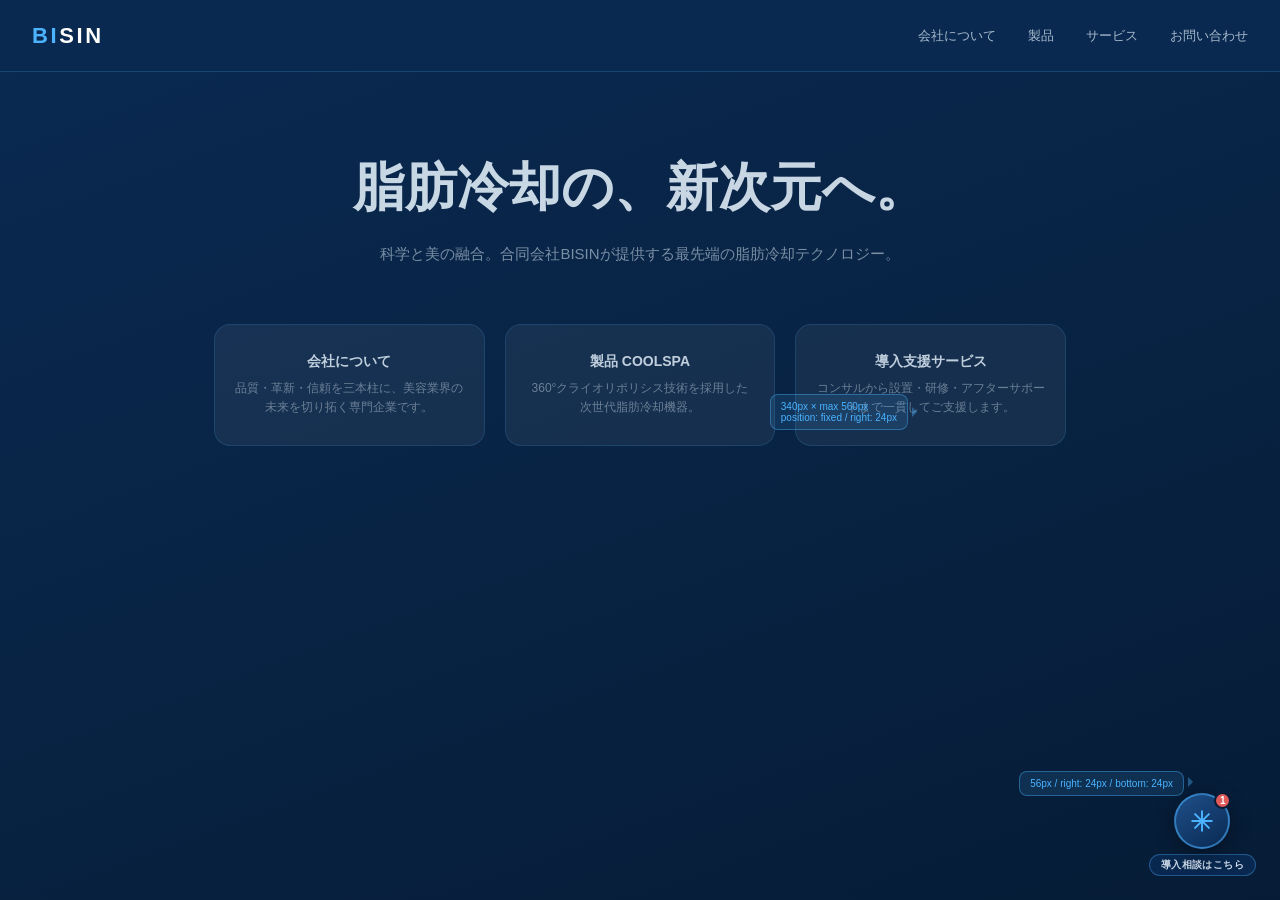
<file: chatbot-design.html>
<!DOCTYPE html>
<html lang="ja">
<head>
  <meta charset="UTF-8" />
  <meta name="viewport" content="width=device-width, initial-scale=1.0" />
  <title>BISIN — Chatbot Position & Size Design</title>
  <style>
    *, *::before, *::after { box-sizing: border-box; margin: 0; padding: 0; }

    body {
      font-family: 'Noto Sans JP', 'Hiragino Kaku Gothic ProN', sans-serif;
      background: linear-gradient(160deg, #0A2A52 0%, #061C36 100%);
      min-height: 100vh;
      color: #EAF6FF;
    }

    /* ── Mock site header ── */
    .mock-header {
      background: rgba(10, 42, 82, 0.95);
      border-bottom: 1px solid rgba(75,179,255,0.20);
      padding: 0 32px;
      height: 72px;
      display: flex;
      align-items: center;
      justify-content: space-between;
      position: sticky;
      top: 0;
      z-index: 100;
    }
    .mock-logo { font-family: 'Montserrat', sans-serif; font-size: 22px; font-weight: 800; letter-spacing: 0.12em; color: #fff; }
    .mock-logo span { color: #4BB3FF; }
    .mock-nav { display: flex; gap: 32px; }
    .mock-nav a { font-size: 13px; color: rgba(234,246,255,0.7); text-decoration: none; }

    /* ── Mock page content ── */
    .mock-hero {
      text-align: center;
      padding: 80px 24px 60px;
    }
    .mock-hero h1 {
      font-size: clamp(28px, 5vw, 52px);
      font-family: 'Noto Serif JP', serif;
      opacity: 0.85;
      line-height: 1.4;
      margin-bottom: 20px;
    }
    .mock-hero p { font-size: 15px; opacity: 0.5; }

    .mock-cards {
      display: grid;
      grid-template-columns: repeat(3, 1fr);
      gap: 20px;
      max-width: 900px;
      margin: 0 auto 80px;
      padding: 0 24px;
    }
    .mock-card {
      background: rgba(255,255,255,0.06);
      border: 1px solid rgba(75,179,255,0.15);
      border-radius: 16px;
      padding: 28px 20px;
      text-align: center;
    }
    .mock-card h3 { font-size: 14px; margin-bottom: 8px; opacity: 0.8; }
    .mock-card p  { font-size: 12px; opacity: 0.4; line-height: 1.6; }

    /* ════════════════════════════════════════
       CHATBOT — 業界標準サイズ・右下固定
    ════════════════════════════════════════ */

    /* ── Launcher: 56px circle, bottom-right ── */
    .cb-launcher {
      position: fixed;
      bottom: 24px;
      right: 24px;
      z-index: 9000;
      display: flex;
      flex-direction: column;
      align-items: center;
      gap: 5px;
      border: none;
      background: none;
      cursor: pointer;
      padding: 0;
    }
    .cb-launcher__btn {
      width: 56px;
      height: 56px;
      border-radius: 50%;
      background: linear-gradient(145deg, #1E4F8A, #0A2A52);
      border: 2px solid rgba(75,179,255,0.55);
      box-shadow: 0 4px 20px rgba(0,0,0,0.40), 0 0 0 0 rgba(75,179,255,0.30);
      display: flex;
      align-items: center;
      justify-content: center;
      transition: transform .22s, box-shadow .22s;
      animation: cb-pulse 3s ease-in-out infinite;
      position: relative;
    }
    .cb-launcher:hover .cb-launcher__btn {
      transform: scale(1.08);
      box-shadow: 0 6px 28px rgba(0,0,0,0.50), 0 0 0 6px rgba(75,179,255,0.12);
    }
    .cb-launcher__btn svg { width: 26px; height: 26px; color: #4BB3FF; }

    .cb-launcher__badge {
      position: absolute;
      top: -3px; right: -3px;
      width: 17px; height: 17px;
      border-radius: 50%;
      background: #e05a5a;
      border: 2px solid #061C36;
      font-size: 10px; font-weight: 700; color: #fff;
      display: flex; align-items: center; justify-content: center;
    }

    /* label under button */
    .cb-launcher__label {
      background: rgba(10,42,82,0.92);
      border: 1px solid rgba(75,179,255,0.35);
      border-radius: 16px;
      padding: 3px 11px;
      font-size: 10px;
      font-weight: 700;
      color: #CBD8E7;
      letter-spacing: 0.04em;
      white-space: nowrap;
    }

    @keyframes cb-pulse {
      0%,100% { box-shadow: 0 4px 20px rgba(0,0,0,0.4), 0 0 0 0 rgba(75,179,255,0.28); }
      50%      { box-shadow: 0 4px 20px rgba(0,0,0,0.4), 0 0 0 8px rgba(75,179,255,0); }
    }

    /* ── Chat window: 340px × max 560px, above launcher ── */
    .cb-window {
      position: fixed;
      bottom: 96px;   /* launcher height (56) + gap (16) + label (~24) */
      right: 24px;
      width: 340px;
      max-height: 560px;
      background: #fff;
      border-radius: 18px;
      box-shadow:
        0 8px 48px rgba(0,0,0,0.40),
        0 0 0 1px rgba(75,179,255,0.18);
      display: flex;
      flex-direction: column;
      overflow: hidden;
      z-index: 8999;
      transform-origin: bottom right;
      transition: opacity .22s ease, transform .22s ease;
    }
    .cb-window.cb-hidden {
      opacity: 0;
      transform: scale(0.90) translateY(12px);
      pointer-events: none;
    }

    /* Header */
    .cb-header {
      background: linear-gradient(135deg, #0A2A52, #1E4F8A);
      padding: 13px 16px;
      display: flex; align-items: center; gap: 10px; flex-shrink: 0;
    }
    .cb-header__icon {
      width: 36px; height: 36px; border-radius: 50%;
      background: rgba(75,179,255,0.18);
      border: 1.5px solid rgba(75,179,255,0.40);
      display: flex; align-items: center; justify-content: center; flex-shrink: 0;
    }
    .cb-header__icon svg { width: 18px; height: 18px; color: #4BB3FF; }
    .cb-header__info { flex: 1; }
    .cb-header__title { font-size: 13px; font-weight: 700; color: #fff; letter-spacing: 0.02em; }
    .cb-header__sub {
      font-size: 10px; color: rgba(75,179,255,0.80); margin-top: 1px;
      display: flex; align-items: center; gap: 4px;
    }
    .cb-header__sub::before { content:''; width:5px; height:5px; border-radius:50%; background:#4ade80; flex-shrink:0; }
    .cb-header__close {
      background: rgba(255,255,255,0.10); border: none; color: rgba(255,255,255,0.60);
      cursor: pointer; width: 26px; height: 26px; border-radius: 50%;
      display: flex; align-items: center; justify-content: center;
      transition: background .2s; flex-shrink: 0;
    }
    .cb-header__close:hover { background: rgba(255,255,255,0.22); color: #fff; }

    /* Progress */
    .cb-progress { height: 2px; background: rgba(75,179,255,0.12); flex-shrink: 0; }
    .cb-progress__fill { height: 100%; background: #4BB3FF; transition: width .4s; width: 0%; }

    /* Body */
    .cb-body {
      flex: 1; overflow-y: auto;
      padding: 14px 12px 10px;
      display: flex; flex-direction: column; gap: 8px;
      background: #f6f9fc;
      scrollbar-width: thin; scrollbar-color: #c5d8eb transparent;
    }
    .cb-body::-webkit-scrollbar { width: 3px; }
    .cb-body::-webkit-scrollbar-thumb { background: #c5d8eb; border-radius: 2px; }

    /* Bubbles */
    .cb-bubble-bot {
      background: #fff; border: 1px solid #dce8f4;
      border-radius: 12px; border-top-left-radius: 3px;
      padding: 10px 12px; font-size: 12px; line-height: 1.7;
      color: #1a2e45; box-shadow: 0 1px 5px rgba(10,42,82,0.06);
      max-width: 90%; align-self: flex-start;
    }
    .cb-bubble-bot strong { color: #0A2A52; }
    .cb-bubble-user {
      background: linear-gradient(135deg, #1E4F8A, #0A2A52);
      color: #fff; border-radius: 12px; border-top-right-radius: 3px;
      padding: 9px 12px; font-size: 12px; line-height: 1.6;
      max-width: 78%; align-self: flex-end;
    }

    /* Typing */
    .cb-typing {
      display: flex; align-items: center; gap: 3px;
      padding: 9px 12px;
      background: #fff; border: 1px solid #dce8f4;
      border-radius: 12px; border-top-left-radius: 3px;
      align-self: flex-start;
    }
    .tdot { width: 6px; height: 6px; border-radius: 50%; background: #4BB3FF; animation: tdota 1.2s infinite; }
    .tdot:nth-child(2) { animation-delay:.18s; }
    .tdot:nth-child(3) { animation-delay:.36s; }
    @keyframes tdota { 0%,80%,100%{opacity:.3;transform:translateY(0)} 40%{opacity:1;transform:translateY(-3px)} }

    /* 2×2 grid */
    .cb-grid { display: grid; grid-template-columns: 1fr 1fr; gap: 6px; width: 100%; }
    .cb-grid__btn {
      background: #fff; border: 1.5px solid #c8ddf0; border-radius: 10px;
      padding: 11px 6px;
      display: flex; flex-direction: column; align-items: center; gap: 6px;
      cursor: pointer; text-align: center; font-size: 11px; font-weight: 600;
      color: #0A2A52; line-height: 1.3;
      transition: border-color .2s, background .2s, transform .15s;
      font-family: inherit;
    }
    .cb-grid__btn:hover { border-color: #1E6EDB; background: #EEF6FF; transform: translateY(-1px); }
    .cb-grid__icon {
      width: 32px; height: 32px; border-radius: 50%;
      background: linear-gradient(135deg, #EEF6FF, #dbeeff);
      border: 1px solid #c8ddf0;
      display: flex; align-items: center; justify-content: center;
    }
    .cb-grid__icon svg { width: 16px; height: 16px; color: #1E6EDB; }

    /* Choice chips */
    .cb-choices { display: flex; flex-direction: column; gap: 5px; width: 100%; }
    .cb-choice {
      background: #fff; border: 1.5px solid #c8ddf0; border-radius: 9px;
      padding: 9px 12px; font-size: 12px; color: #1a2e45;
      cursor: pointer; text-align: left; font-family: inherit;
      transition: border-color .2s, background .2s;
      display: flex; align-items: center; gap: 7px;
    }
    .cb-choice::before { content:''; width:7px; height:7px; border-radius:50%; border:2px solid #4BB3FF; flex-shrink:0; }
    .cb-choice:hover { border-color: #1E6EDB; background: #EEF6FF; }
    .cb-choice.cb-selected { border-color:#1E6EDB; background:#EEF6FF; color:#0A2A52; font-weight:600; }
    .cb-choice.cb-selected::before { background:#4BB3FF; border-color:#4BB3FF; }

    /* Form */
    .cb-summary {
      background: linear-gradient(135deg,#EEF6FF,#dbeeff);
      border: 1px solid #c8ddf0; border-radius: 9px;
      padding: 10px 12px; font-size: 11px; color: #1a2e45; line-height: 1.7;
      margin-bottom: 8px;
    }
    .cb-summary__title {
      font-size: 10px; font-weight: 700; color: #1E4F8A; letter-spacing:.04em;
      margin-bottom: 5px; display:flex; align-items:center; gap:4px;
    }
    .cb-summary__title::before { content:''; width:3px; height:12px; background:#4BB3FF; border-radius:2px; }
    .cb-summary__row { display:flex; gap:5px; align-items:baseline; }
    .cb-summary__label { color:#1E4F8A; font-weight:600; font-size:10px; white-space:nowrap; min-width:58px; }

    .cb-fields { display:flex; flex-direction:column; gap:7px; }
    .cb-field  { display:flex; flex-direction:column; gap:3px; }
    .cb-label  { font-size:10px; font-weight:700; color:#1E4F8A; display:flex; align-items:center; gap:4px; }
    .cb-req { background:#e05a5a; color:#fff; font-size:8px; font-weight:700; border-radius:3px; padding:1px 4px; }
    .cb-opt { background:#8fa8c0; color:#fff; font-size:8px; font-weight:700; border-radius:3px; padding:1px 4px; }
    .cb-input, .cb-textarea {
      border: 1.5px solid #c8ddf0; border-radius: 7px; padding: 8px 10px;
      font-size: 12px; color: #1a2e45; font-family: inherit; outline: none;
      transition: border-color .2s; background: #fff; width: 100%;
    }
    .cb-input::placeholder, .cb-textarea::placeholder { color: #a0b8cc; }
    .cb-input:focus, .cb-textarea:focus { border-color: #4BB3FF; background: #f6fbff; }
    .cb-input.cb-error { border-color: #e05a5a; }
    .cb-errmsg { font-size:10px; color:#e05a5a; display:none; margin-top:1px; }
    .cb-textarea { resize:none; height:60px; line-height:1.55; }

    .cb-submit {
      width:100%; background:linear-gradient(135deg,#1E4F8A,#0A2A52);
      color:#fff; border:none; border-radius:9px; padding:11px;
      font-size:13px; font-weight:700; cursor:pointer; font-family:inherit;
      letter-spacing:.03em; transition:opacity .2s, transform .15s;
      box-shadow:0 3px 12px rgba(10,42,82,0.28);
      display:flex; align-items:center; justify-content:center; gap:7px; margin-top:3px;
    }
    .cb-submit:hover { opacity:.88; transform:translateY(-1px); }
    .cb-submit:disabled { opacity:.5; cursor:not-allowed; transform:none; }
    .cb-form-note { font-size:9px; color:#8fa8c0; text-align:center; line-height:1.6; margin-top:2px; }

    /* CTA row */
    .cb-cta-row { display:flex; gap:7px; }
    .cb-cta-line {
      flex:1; background:#06C755; color:#fff; border:none; border-radius:9px;
      padding:11px 6px; font-size:11px; font-weight:700; cursor:pointer;
      display:flex; align-items:center; justify-content:center; gap:5px;
      font-family:inherit; transition:opacity .2s; text-decoration:none;
    }
    .cb-cta-line:hover { opacity:.88; }
    .cb-cta-form {
      flex:1; background:#fff; color:#1a2e45; border:1.5px solid #c8ddf0;
      border-radius:9px; padding:11px 6px; font-size:11px; font-weight:600;
      cursor:pointer; display:flex; align-items:center; justify-content:center; gap:5px;
      font-family:inherit; transition:border-color .2s, background .2s;
    }
    .cb-cta-form:hover { border-color:#1E6EDB; background:#EEF6FF; }
    .cb-cta-line svg, .cb-cta-form svg { width:13px; height:13px; flex-shrink:0; }

    .cb-divider { font-size:10px; color:#8fa8c0; text-align:center; line-height:1.65; }

    /* Success */
    .cb-success {
      display:flex; flex-direction:column; align-items:center;
      text-align:center; gap:10px; padding:8px 2px;
    }
    .cb-success__icon {
      width:50px; height:50px; border-radius:50%;
      background:linear-gradient(135deg,#EEF6FF,#dbeeff);
      border:2px solid #4BB3FF;
      display:flex; align-items:center; justify-content:center;
    }
    .cb-success__icon svg { width:24px; height:24px; color:#1E6EDB; }
    .cb-success__title { font-size:14px; font-weight:700; color:#0A2A52; }
    .cb-success__desc { font-size:11px; color:#4a6a85; line-height:1.75; }

    /* Fallback contact */
    .cb-fallback {
      width:100%; background:#f6f9fc;
      border:1.5px dashed #c8ddf0; border-radius:9px;
      padding:10px 12px; display:flex; flex-direction:column; gap:6px; text-align:left;
    }
    .cb-fallback__title { font-size:10px; font-weight:700; color:#8fa8c0; letter-spacing:.04em; }
    .cb-fallback__email { font-size:12px; font-weight:700; color:#1E4F8A; text-decoration:none; word-break:break-all; }
    .cb-fallback__email:hover { text-decoration:underline; }
    .cb-fallback__tel { display:flex; flex-direction:column; gap:3px; }
    .cb-fallback__tel a { font-size:12px; font-weight:600; color:#1a2e45; text-decoration:none; }
    .cb-fallback__tel a:hover { color:#1E4F8A; }

    /* Footer input */
    .cb-footer {
      background:#fff; border-top:1px solid #e2edf6;
      padding:8px 10px;
      display:flex; gap:7px; align-items:center; flex-shrink:0;
    }
    .cb-footer__input {
      flex:1; border:1.5px solid #c8ddf0; border-radius:20px;
      padding:8px 14px; font-size:12px; color:#1a2e45;
      outline:none; font-family:inherit; transition:border-color .2s; background:#f6f9fc;
    }
    .cb-footer__input::placeholder { color:#a0b8cc; }
    .cb-footer__input:focus { border-color:#4BB3FF; background:#fff; }
    .cb-footer__send {
      width:34px; height:34px; border-radius:50%;
      background:linear-gradient(135deg,#1E4F8A,#0A2A52);
      border:none; cursor:pointer;
      display:flex; align-items:center; justify-content:center;
      flex-shrink:0; box-shadow:0 2px 8px rgba(10,42,82,0.22);
      transition:transform .18s;
    }
    .cb-footer__send:hover { transform:scale(1.08); }
    .cb-footer__send svg { width:13px; height:13px; color:#fff; }

    /* ── Annotation callouts ── */
    .anno {
      position: fixed;
      background: rgba(75,179,255,0.12);
      border: 1px solid rgba(75,179,255,0.40);
      border-radius: 8px;
      padding: 6px 10px;
      font-size: 10px;
      color: #4BB3FF;
      pointer-events: none;
      z-index: 7000;
      white-space: nowrap;
    }
    .anno::after {
      content: '';
      position: absolute;
      border: 5px solid transparent;
    }
    .anno-launcher {
      bottom: 104px; right: 96px;
    }
    .anno-launcher::after {
      right: -10px; bottom: 8px;
      border-left-color: rgba(75,179,255,0.40); border-right:none;
    }
    .anno-window {
      bottom: 470px; right: 372px;
    }
    .anno-window::after {
      right: -10px; top: 12px;
      border-left-color: rgba(75,179,255,0.40); border-right:none;
    }

    @media (max-width: 600px) {
      .cb-window { width: calc(100vw - 16px); right: 8px; bottom: 88px; }
      .cb-launcher { right: 12px; bottom: 12px; }
      .mock-cards { grid-template-columns: 1fr; }
      .anno { display: none; }
    }
  </style>
</head>
<body>

  <!-- Mock site -->
  <header class="mock-header">
    <div class="mock-logo"><span>BI</span>SIN</div>
    <nav class="mock-nav">
      <a href="#">会社について</a>
      <a href="#">製品</a>
      <a href="#">サービス</a>
      <a href="#">お問い合わせ</a>
    </nav>
  </header>

  <section class="mock-hero">
    <h1>脂肪冷却の、新次元へ。</h1>
    <p>科学と美の融合。合同会社BISINが提供する最先端の脂肪冷却テクノロジー。</p>
  </section>

  <div class="mock-cards">
    <div class="mock-card"><h3>会社について</h3><p>品質・革新・信頼を三本柱に、美容業界の未来を切り拓く専門企業です。</p></div>
    <div class="mock-card"><h3>製品 COOLSPA</h3><p>360°クライオリポリシス技術を採用した次世代脂肪冷却機器。</p></div>
    <div class="mock-card"><h3>導入支援サービス</h3><p>コンサルから設置・研修・アフターサポートまで一貫してご支援します。</p></div>
  </div>

  <!-- Annotations -->
  <div class="anno anno-window">340px × max 560px<br>position: fixed / right: 24px</div>
  <div class="anno anno-launcher">56px / right: 24px / bottom: 24px</div>

  <!-- ════════════════════════════════
       CHATBOT LAUNCHER
  ════════════════════════════════ -->
  <button class="cb-launcher" id="launcher" aria-label="導入相談を開く">
    <div class="cb-launcher__btn">
      <svg viewBox="0 0 24 24" fill="none" stroke="currentColor" stroke-width="1.8" stroke-linecap="round" stroke-linejoin="round">
        <line x1="12" y1="3" x2="12" y2="21"/><line x1="3" y1="12" x2="21" y2="12"/>
        <line x1="5.6" y1="5.6" x2="18.4" y2="18.4"/><line x1="18.4" y1="5.6" x2="5.6" y2="18.4"/>
        <circle cx="12" cy="12" r="2" fill="#4BB3FF" stroke="none"/>
      </svg>
      <span class="cb-launcher__badge" id="badge">1</span>
    </div>
    <span class="cb-launcher__label">導入相談はこちら</span>
  </button>

  <!-- ════════════════════════════════
       CHAT WINDOW
  ════════════════════════════════ -->
  <div class="cb-window cb-hidden" id="cbWindow">

    <div class="cb-header">
      <div class="cb-header__icon">
        <svg viewBox="0 0 24 24" fill="none" stroke="currentColor" stroke-width="1.8" stroke-linecap="round" stroke-linejoin="round">
          <line x1="12" y1="3" x2="12" y2="21"/><line x1="3" y1="12" x2="21" y2="12"/>
          <line x1="5.6" y1="5.6" x2="18.4" y2="18.4"/><line x1="18.4" y1="5.6" x2="5.6" y2="18.4"/>
          <circle cx="12" cy="12" r="2" fill="#4BB3FF" stroke="none"/>
        </svg>
      </div>
      <div class="cb-header__info">
        <div class="cb-header__title">COOLSPA 導入相談</div>
        <div class="cb-header__sub">オンライン — すぐにご案内します</div>
      </div>
      <button class="cb-header__close" id="closeBtn">
        <svg width="12" height="12" viewBox="0 0 24 24" fill="none" stroke="currentColor" stroke-width="2.5"><path d="M18 6L6 18M6 6l12 12"/></svg>
      </button>
    </div>

    <div class="cb-progress"><div class="cb-progress__fill" id="cbProgress"></div></div>

    <div class="cb-body" id="cbBody"></div>

    <div class="cb-footer">
      <input class="cb-footer__input" id="cbInput" type="text" placeholder="その他のご質問はこちら…" autocomplete="off" />
      <button class="cb-footer__send" id="sendBtn">
        <svg viewBox="0 0 24 24" fill="none" stroke="currentColor" stroke-width="2.5" stroke-linecap="round"><line x1="22" y1="2" x2="11" y2="13"/><polygon points="22 2 15 22 11 13 2 9 22 2"/></svg>
      </button>
    </div>
  </div>

  <script>
  (function(){
    'use strict';

    var LINE_URL = 'https://lin.ee/BISIN';

    var STEPS = [
      { id:'genre',   q:'サロンの業種をお聞かせください。',
        choices:['ネイルサロン','エステサロン','美容室','リラクゼーション','その他'] },
      { id:'area',    q:'店舗のエリアはどちらですか？',
        choices:['福岡市内','九州（福岡市外）','関西・関東','その他の地域'] },
      { id:'purpose', q:'導入のご目的を教えてください。',
        choices:['客単価・売上UP','新メニューの追加','放置型メニューが欲しい','痩身メニューの強化'] },
      { id:'hope',    q:'今すぐご希望の内容は？',
        choices:['無料デモを体験したい','資料を見たい','料金・プランを確認したい','LINEで相談したい'] },
    ];
    var TOTAL = STEPS.length + 2;
    var answers = {}, step = 0, isOpen = false;

    var launcher  = document.getElementById('launcher');
    var win       = document.getElementById('cbWindow');
    var body      = document.getElementById('cbBody');
    var closeBtn  = document.getElementById('closeBtn');
    var input     = document.getElementById('cbInput');
    var sendBtn   = document.getElementById('sendBtn');
    var badge     = document.getElementById('badge');
    var progress  = document.getElementById('cbProgress');

    function scroll(){ body.scrollTop = body.scrollHeight; }
    function setP(n){ progress.style.width = Math.round(n/TOTAL*100)+'%'; }

    function addEl(el){ body.appendChild(el); scroll(); }

    function bot(html){ var d=document.createElement('div'); d.className='cb-bubble-bot'; d.innerHTML=html; return d; }
    function user(text){ var d=document.createElement('div'); d.className='cb-bubble-user'; d.textContent=text; return d; }

    function typing(cb, ms){
      ms = ms||700;
      var w=document.createElement('div'); w.className='cb-typing';
      w.innerHTML='<div class="tdot"></div><div class="tdot"></div><div class="tdot"></div>';
      addEl(w);
      setTimeout(function(){ w.remove(); cb(); scroll(); }, ms);
    }

    function iconLine(){ return '<svg viewBox="0 0 24 24" fill="currentColor" width="13" height="13"><path d="M20 10.1C20 5.6 15.5 2 10 2S0 5.6 0 10.1c0 4 3.6 7.4 8.4 8l.6.1v-1.4H7.5v-2h1.5V13c0-1.7 1-2.5 2.4-2.5.7 0 1.4.1 2.1.2v1.9h-1.1c-.7 0-.9.4-.9.8v1.2h1.9l-.3 2h-1.6v4.3c5.1-.7 9-4.1 9-8.8z"/></svg>'; }
    function iconMail(){ return '<svg viewBox="0 0 24 24" fill="none" stroke="currentColor" stroke-width="2" stroke-linecap="round" width="13" height="13"><path d="M4 4h16c1.1 0 2 .9 2 2v12c0 1.1-.9 2-2 2H4c-1.1 0-2-.9-2-2V6c0-1.1.9-2 2-2z"/><polyline points="22,6 12,13 2,6"/></svg>'; }

    var ACTIONS = [
      { label:'導入費用を\n知りたい',       intent:'cost',
        icon:'<svg viewBox="0 0 24 24" fill="none" stroke="currentColor" stroke-width="2" stroke-linecap="round"><circle cx="12" cy="12" r="9"/><path d="M12 6v12M9 9.5c0-1.4 1.3-2.5 3-2.5s3 1.1 3 2.5-1.3 2.5-3 2.5-3 1.1-3 2.5 1.3 2.5 3 2.5 3-1.1 3-2.5"/></svg>' },
      { label:'無料デモを\n予約したい',     intent:'demo',
        icon:'<svg viewBox="0 0 24 24" fill="none" stroke="currentColor" stroke-width="2" stroke-linecap="round"><rect x="3" y="4" width="18" height="18" rx="2"/><line x1="16" y1="2" x2="16" y2="6"/><line x1="8" y1="2" x2="8" y2="6"/><line x1="3" y1="10" x2="21" y2="10"/></svg>' },
      { label:'自分のサロンに\n合うか相談したい', intent:'consult',
        icon:'<svg viewBox="0 0 24 24" fill="none" stroke="currentColor" stroke-width="2" stroke-linecap="round"><path d="M17 21v-2a4 4 0 0 0-4-4H5a4 4 0 0 0-4 4v2"/><circle cx="9" cy="7" r="4"/><path d="M23 21v-2a4 4 0 0 0-3-3.87M16 3.13a4 4 0 0 1 0 7.75"/></svg>' },
      { label:'資料を\n見たい',             intent:'doc',
        icon:'<svg viewBox="0 0 24 24" fill="none" stroke="currentColor" stroke-width="2" stroke-linecap="round"><path d="M14 2H6a2 2 0 0 0-2 2v16a2 2 0 0 0 2 2h12a2 2 0 0 0 2-2V8z"/><polyline points="14 2 14 8 20 8"/><line x1="16" y1="13" x2="8" y2="13"/><line x1="16" y1="17" x2="8" y2="17"/></svg>' },
    ];

    function buildGrid(){
      var g=document.createElement('div'); g.className='cb-grid';
      ACTIONS.forEach(function(a){
        var b=document.createElement('button'); b.className='cb-grid__btn';
        b.innerHTML='<div class="cb-grid__icon">'+a.icon+'</div><span style="white-space:pre-line">'+a.label+'</span>';
        b.addEventListener('click',function(){ handleAction(a,g); });
        g.appendChild(b);
      });
      addEl(g);
    }

    function handleAction(a,g){
      g.querySelectorAll('.cb-grid__btn').forEach(function(b){b.disabled=true;});
      answers.intent=a.intent;
      addEl(user(a.label.replace('\n','')));
      var map={cost:'ありがとうございます。導入費用についてご案内するため、いくつか確認させてください。',
               demo:'無料デモのご予約を承ります！まず、いくつかお聞きします。',
               consult:'お客様のサロンに最適なご提案をいたします。状況を確認させてください。',
               doc:'最適な資料をお送りするため、いくつかお聞きします。'};
      setP(1);
      typing(function(){ addEl(bot(map[a.intent])); setTimeout(showStep,400); });
    }

    function showStep(){
      if(step>=STEPS.length){ showForm(); return; }
      var s=STEPS[step]; setP(step+2);
      typing(function(){ addEl(bot(s.q)); setTimeout(function(){ buildChoices(s); },300); },650);
    }

    function buildChoices(s){
      var g=document.createElement('div'); g.className='cb-choices';
      s.choices.forEach(function(c){
        var b=document.createElement('button'); b.className='cb-choice'; b.textContent=c;
        b.addEventListener('click',function(){
          g.querySelectorAll('.cb-choice').forEach(function(x){x.disabled=true;});
          b.classList.add('cb-selected'); answers[s.id]=c; addEl(user(c)); step++; setTimeout(showStep,350);
        });
        g.appendChild(b);
      });
      addEl(g);
    }

    function showForm(){
      setP(TOTAL);
      typing(function(){
        addEl(bot('ありがとうございます！最後にご連絡先を教えてください。<br>選択内容を添えてご担当者よりご連絡いたします。'));
        setTimeout(buildForm,400);
      },650);
    }

    function buildForm(){
      var rows=[{l:'業種',v:answers.genre||'—'},{l:'エリア',v:answers.area||'—'},{l:'目的',v:answers.purpose||'—'},{l:'ご希望',v:answers.hope||'—'}];
      var rh=rows.map(function(r){ return '<div class="cb-summary__row"><span class="cb-summary__label">'+r.l+'</span><span>'+r.v+'</span></div>'; }).join('');
      var p=document.createElement('div');
      p.innerHTML=
        '<div class="cb-summary"><div class="cb-summary__title">選択内容</div>'+rh+'</div>'+
        '<form id="cbForm" novalidate><div class="cb-fields">'+
          '<div class="cb-field"><label class="cb-label" for="cbName">お名前 <span class="cb-req">必須</span></label><input class="cb-input" type="text" id="cbName" name="name" placeholder="山田 花子" /><span class="cb-errmsg" id="cbErrName">お名前を入力してください</span></div>'+
          '<div class="cb-field"><label class="cb-label" for="cbSalon">サロン名 <span class="cb-req">必須</span></label><input class="cb-input" type="text" id="cbSalon" name="salon_name" placeholder="〇〇ネイルサロン" /><span class="cb-errmsg" id="cbErrSalon">サロン名を入力してください</span></div>'+
          '<div class="cb-field"><label class="cb-label" for="cbEmail">メールアドレス <span class="cb-req">必須</span></label><input class="cb-input" type="email" id="cbEmail" name="email" placeholder="example@salon.jp" /><span class="cb-errmsg" id="cbErrEmail">正しいアドレスを入力してください</span></div>'+
          '<div class="cb-field"><label class="cb-label" for="cbTel">電話番号 <span class="cb-opt">任意</span></label><input class="cb-input" type="tel" id="cbTel" name="tel" placeholder="092-XXX-XXXX" /></div>'+
          '<div class="cb-field"><label class="cb-label" for="cbMsg">ご質問・ご要望 <span class="cb-opt">任意</span></label><textarea class="cb-textarea" id="cbMsg" placeholder="その他、気になることがあればご記入ください。"></textarea></div>'+
          '<button type="submit" class="cb-submit" id="cbSubmit"><svg viewBox="0 0 24 24" fill="none" stroke="currentColor" stroke-width="2.5" stroke-linecap="round" width="14" height="14"><line x1="22" y1="2" x2="11" y2="13"/><polygon points="22 2 15 22 11 13 2 9 22 2"/></svg>この内容で送信する</button>'+
          '<p class="cb-form-note">送信後、メールソフトが自動的に開きます。</p>'+
        '</div></form>';
      addEl(p);

      document.getElementById('cbForm').addEventListener('submit',function(e){
        e.preventDefault();
        if(!validate()) return;
        var sb=document.getElementById('cbSubmit');
        sb.disabled=true; sb.textContent='メールを準備中…';
        openMailto();
      });
    }

    function validate(){
      var ok=true;
      var ne=document.getElementById('cbName'), se=document.getElementById('cbSalon'), ee=document.getElementById('cbEmail');
      [ne,se,ee].forEach(function(x){ x.classList.remove('cb-error'); });
      document.getElementById('cbErrName').style.display='none';
      document.getElementById('cbErrSalon').style.display='none';
      document.getElementById('cbErrEmail').style.display='none';
      if(!ne.value.trim()){ ne.classList.add('cb-error'); document.getElementById('cbErrName').style.display='block'; ok=false; }
      if(!se.value.trim()){ se.classList.add('cb-error'); document.getElementById('cbErrSalon').style.display='block'; ok=false; }
      if(!/^[^\s@]+@[^\s@]+\.[^\s@]+$/.test(document.getElementById('cbEmail').value.trim())){ ee.classList.add('cb-error'); document.getElementById('cbErrEmail').style.display='block'; ok=false; }
      return ok;
    }

    function openMailto(){
      var name=document.getElementById('cbName').value;
      var salon=document.getElementById('cbSalon').value;
      var email=document.getElementById('cbEmail').value;
      var tel=document.getElementById('cbTel').value;
      var msg=document.getElementById('cbMsg').value;
      var bodyText=[
        '■ お客様情報',
        'お名前　　　: '+name,
        'サロン名　　: '+salon,
        'メール　　　: '+email,
        '電話番号　　: '+(tel||'未記入'),
        '',
        '■ チャットでの選択内容',
        'サロン業種　: '+(answers.genre||'未回答'),
        '店舗エリア　: '+(answers.area||'未回答'),
        '導入目的　　: '+(answers.purpose||'未回答'),
        'ご希望　　　: '+(answers.hope||'未回答'),
        '',
        '■ ご質問・ご要望',
        msg||'（なし）',
      ].join('\n');
      var subject=encodeURIComponent('【COOLSPA導入相談】お問い合わせ — '+salon);
      var a=document.createElement('a');
      a.href='mailto:bisin202603@gmail.com?subject='+subject+'&body='+encodeURIComponent(bodyText);
      a.style.display='none'; document.body.appendChild(a); a.click(); document.body.removeChild(a);
      setTimeout(showSuccess,600);
    }

    function showSuccess(){
      body.innerHTML='';
      var p=document.createElement('div'); p.className='cb-success';
      p.innerHTML=
        '<div class="cb-success__icon"><svg viewBox="0 0 24 24" fill="none" stroke="currentColor" stroke-width="2.5" stroke-linecap="round"><path d="M4 4h16c1.1 0 2 .9 2 2v12c0 1.1-.9 2-2 2H4c-1.1 0-2-.9-2-2V6c0-1.1.9-2 2-2z"/><polyline points="22,6 12,13 2,6"/></svg></div>'+
        '<div class="cb-success__title">メールソフトが開きます</div>'+
        '<div class="cb-success__desc">内容はすでに入力済みです。<br>送信ボタンを押してください。</div>'+
        '<div class="cb-fallback">'+
          '<div class="cb-fallback__title">メールソフトが開かない場合</div>'+
          '<a class="cb-fallback__email" href="mailto:bisin202603@gmail.com">bisin202603@gmail.com</a>'+
          '<div class="cb-fallback__tel">'+
            '<a href="tel:0942806688">📞 小郡店　0942-80-6688</a>'+
            '<a href="tel:0927535515">📞 天神店　0927-53-5515</a>'+
          '</div>'+
        '</div>'+
        '<div class="cb-cta-row" style="width:100%">'+
          '<a class="cb-cta-line" href="'+LINE_URL+'" target="_blank" rel="noopener">'+iconLine()+' LINEで相談する</a>'+
        '</div>';
      addEl(p);
    }

    function handleFreeText(){
      var val=input.value.trim(); if(!val) return; input.value='';
      addEl(user(val));
      var PKW=['価格','費用','いくら','料金','値段'];
      if(PKW.some(function(k){return val.includes(k);})){
        typing(function(){
          addEl(bot('機器の導入費用はプランにより異なります。担当者より個別にご案内しますので、下記よりお問い合わせください。'));
          buildCta();
        }); return;
      }
      typing(function(){ addEl(bot('ご質問ありがとうございます。担当者よりご案内いたします。')); buildCta(); });
    }

    function buildCta(){
      var d=document.createElement('div'); d.className='cb-divider'; d.textContent='LINEやお電話でもご相談いただけます。'; addEl(d);
      var r=document.createElement('div'); r.className='cb-cta-row';
      var la=document.createElement('a'); la.className='cb-cta-line'; la.href=LINE_URL; la.target='_blank'; la.rel='noopener'; la.innerHTML=iconLine()+' LINEで相談する';
      var fb=document.createElement('button'); fb.className='cb-cta-form'; fb.innerHTML=iconMail()+' お問い合わせフォーム'; fb.addEventListener('click',showForm);
      r.appendChild(la); r.appendChild(fb); addEl(r);
    }

    function open(){
      isOpen=true; win.classList.remove('cb-hidden'); badge.style.display='none';
      if(body.childElementCount===0){
        setP(0);
        typing(function(){
          addEl(bot('こんにちは。COOLSPAの導入について、気になることをすぐに確認できます。<br><br><strong>導入費用・収益シミュレーション・無料デモ予約</strong>など、お気軽にご相談ください。'));
          setTimeout(buildGrid,500);
        },700);
      }
      input.focus();
    }
    function close(){ isOpen=false; win.classList.add('cb-hidden'); }

    launcher.addEventListener('click',function(){ isOpen?close():open(); });
    closeBtn.addEventListener('click',close);
    sendBtn.addEventListener('click',handleFreeText);
    input.addEventListener('keydown',function(e){ if(e.key==='Enter') handleFreeText(); });

    if(!sessionStorage.getItem('bisin-chat-demo')){
      setTimeout(function(){ sessionStorage.setItem('bisin-chat-demo','1'); open(); },2500);
    }
  })();
  </script>
</body>
</html>
</file>
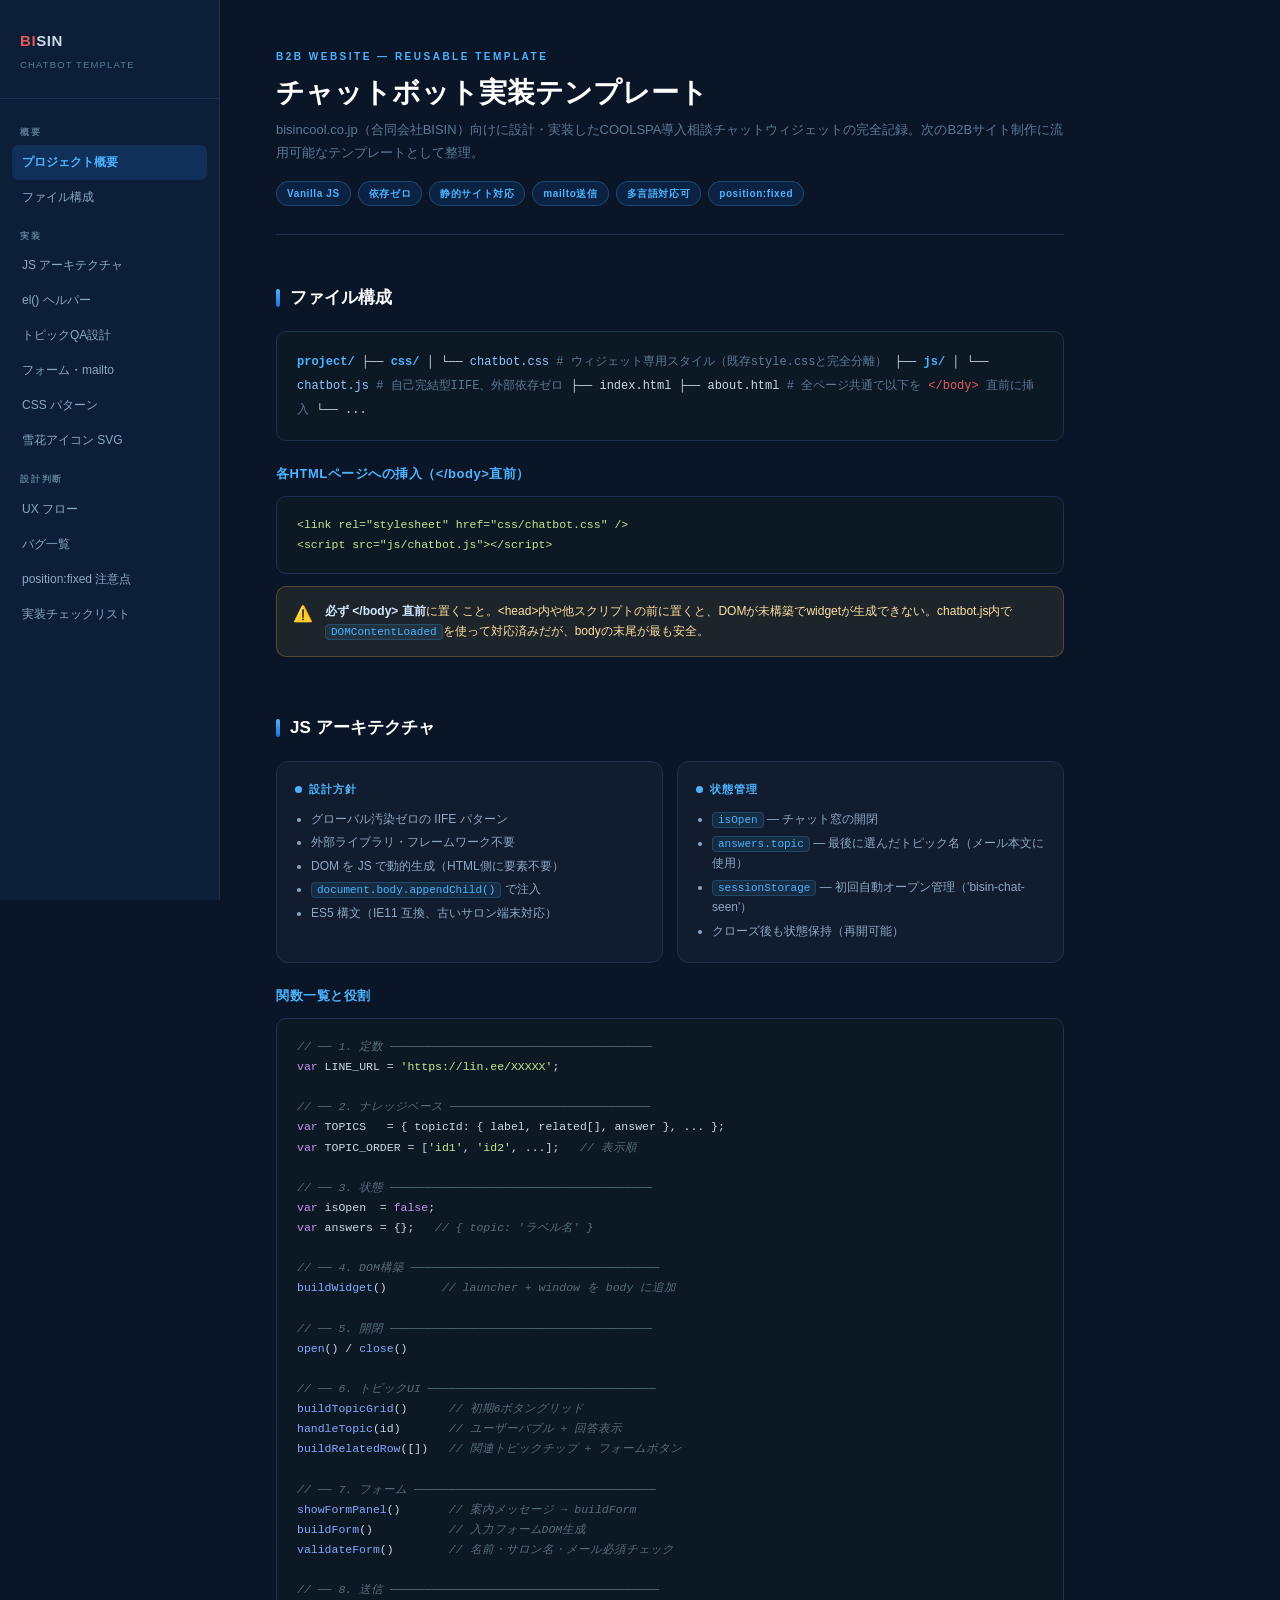
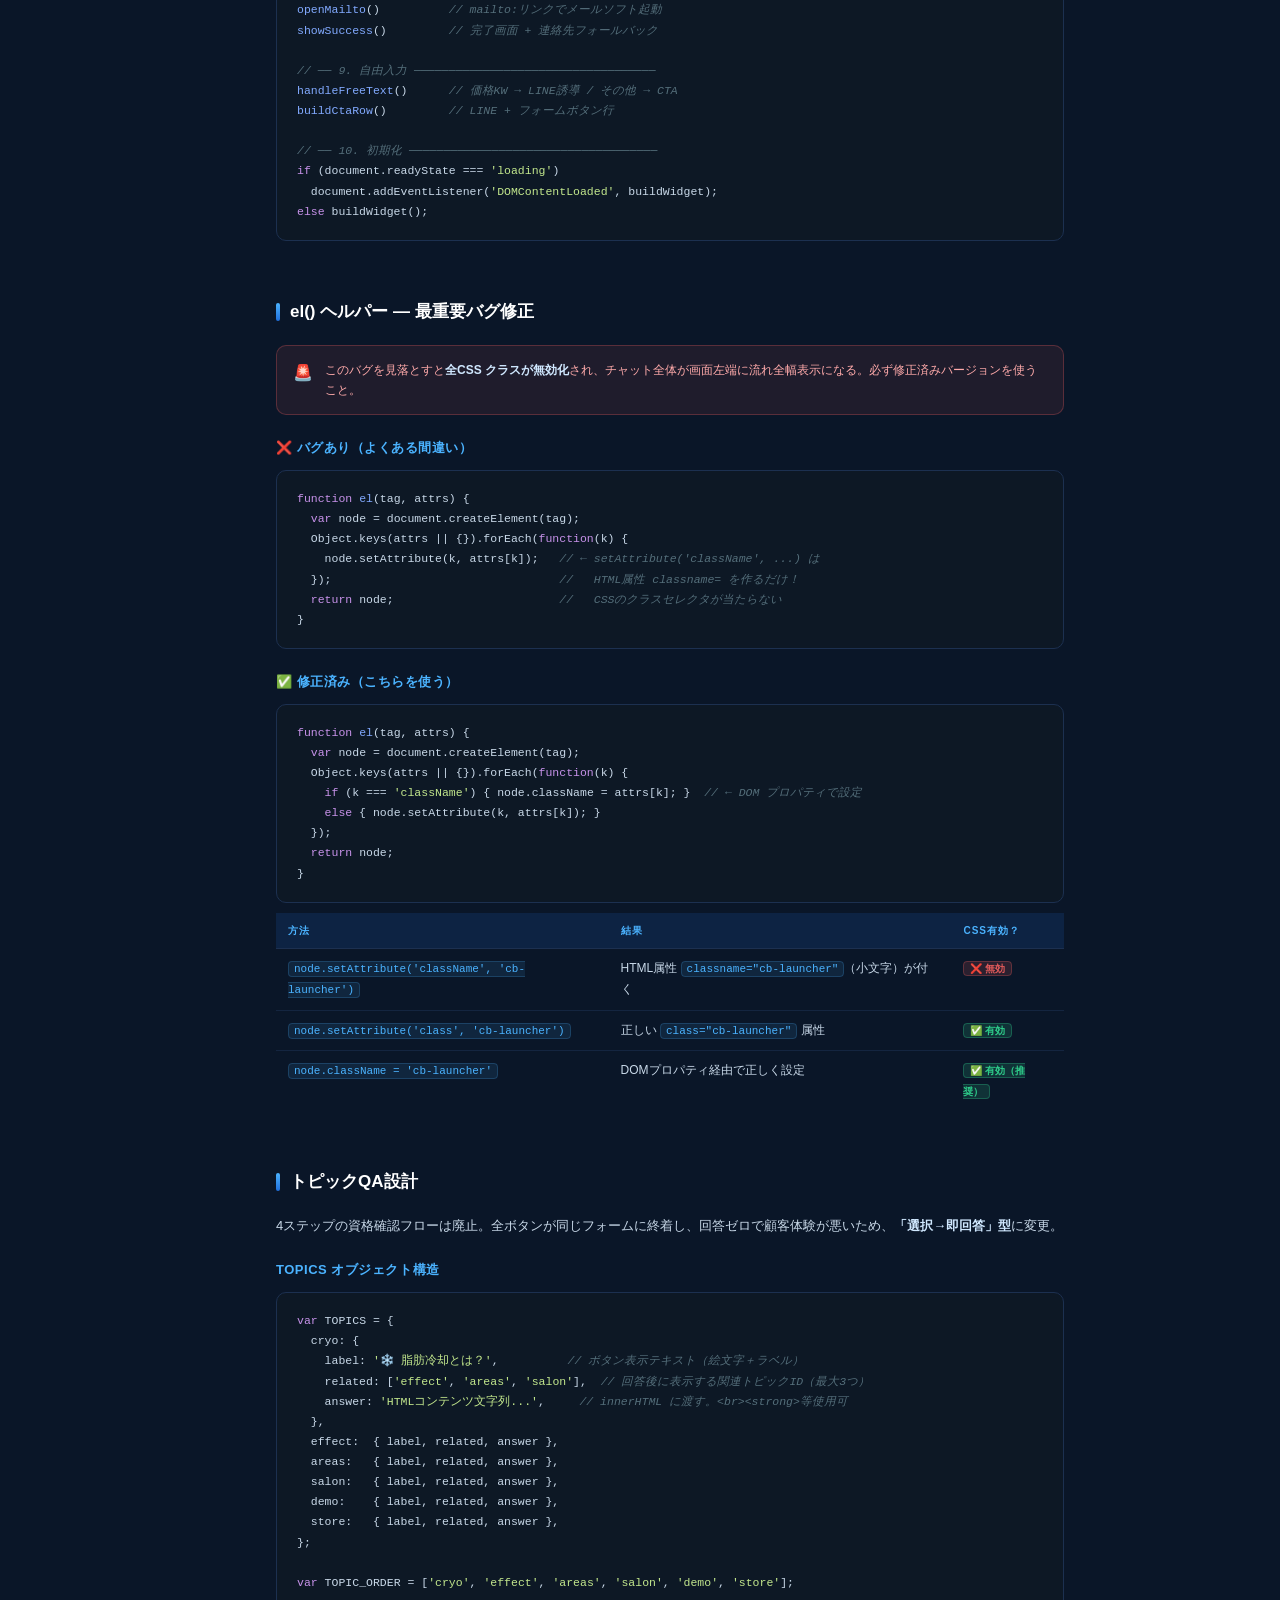
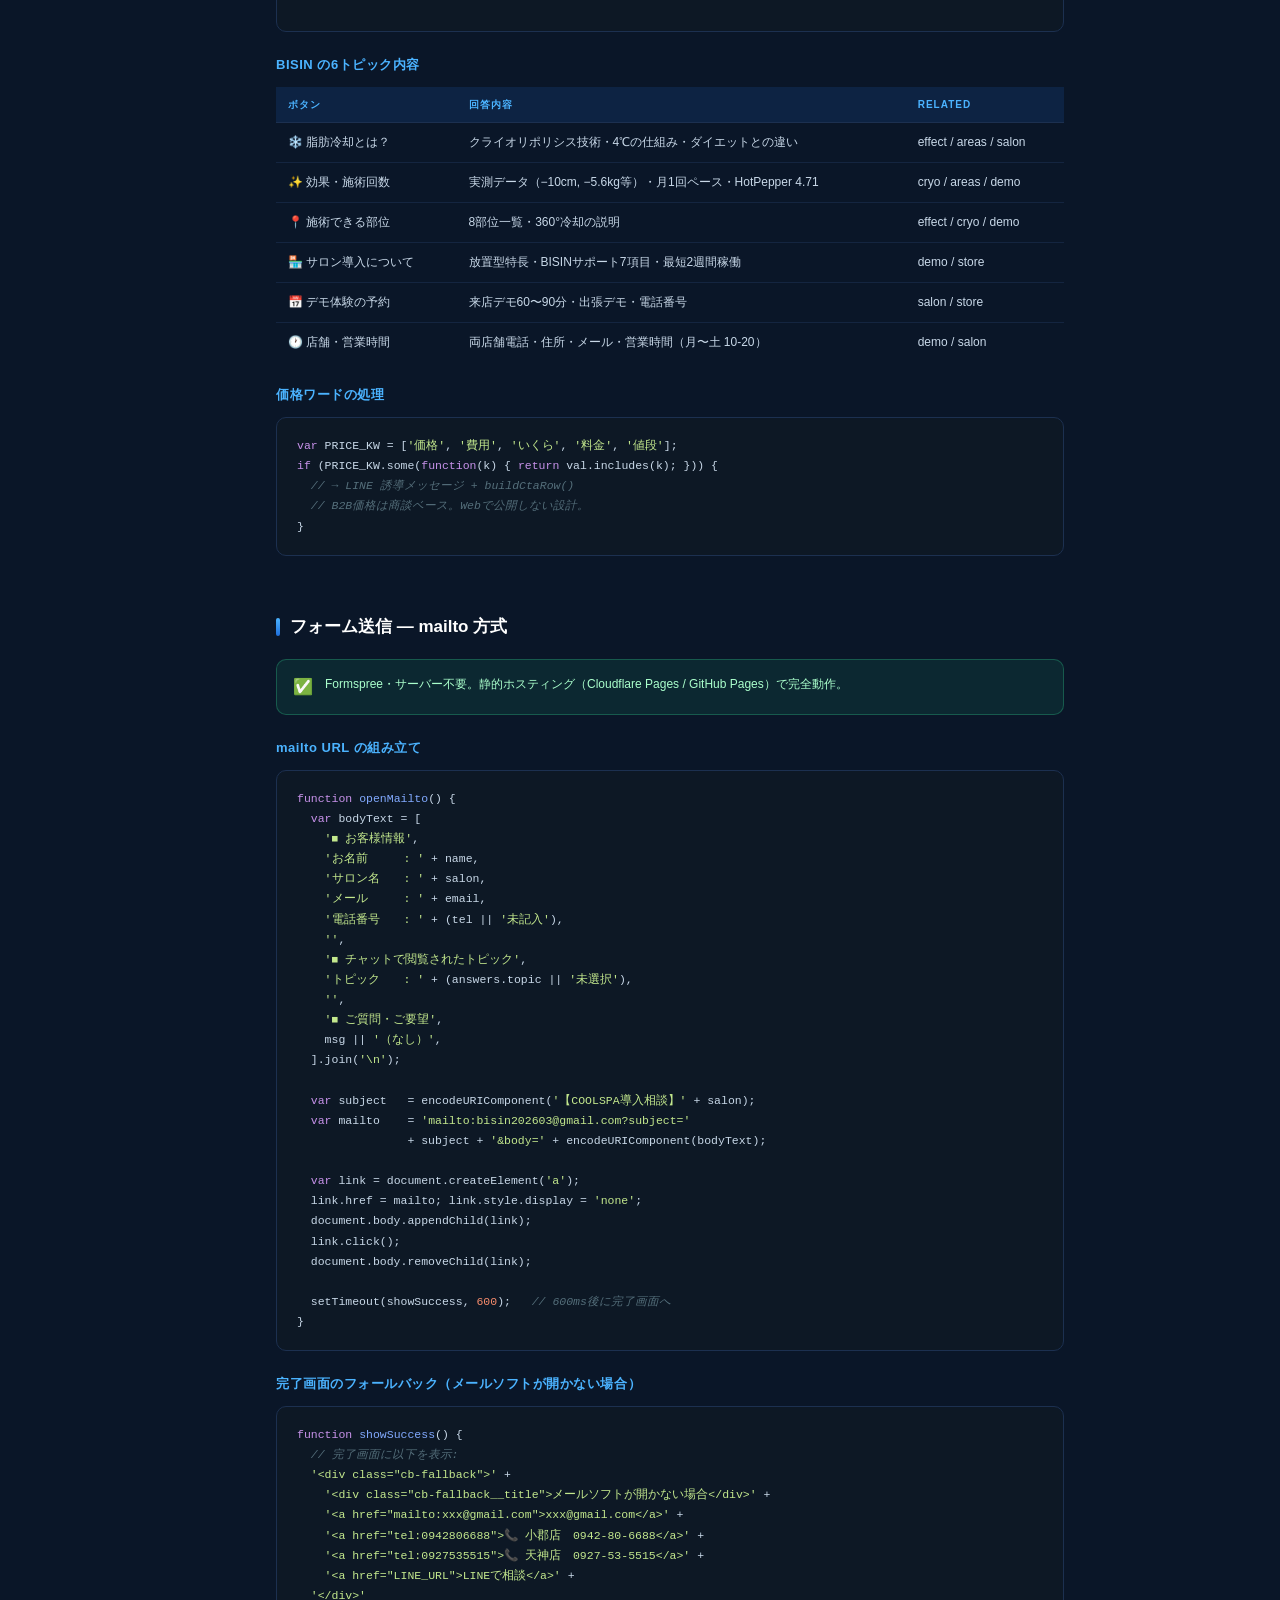
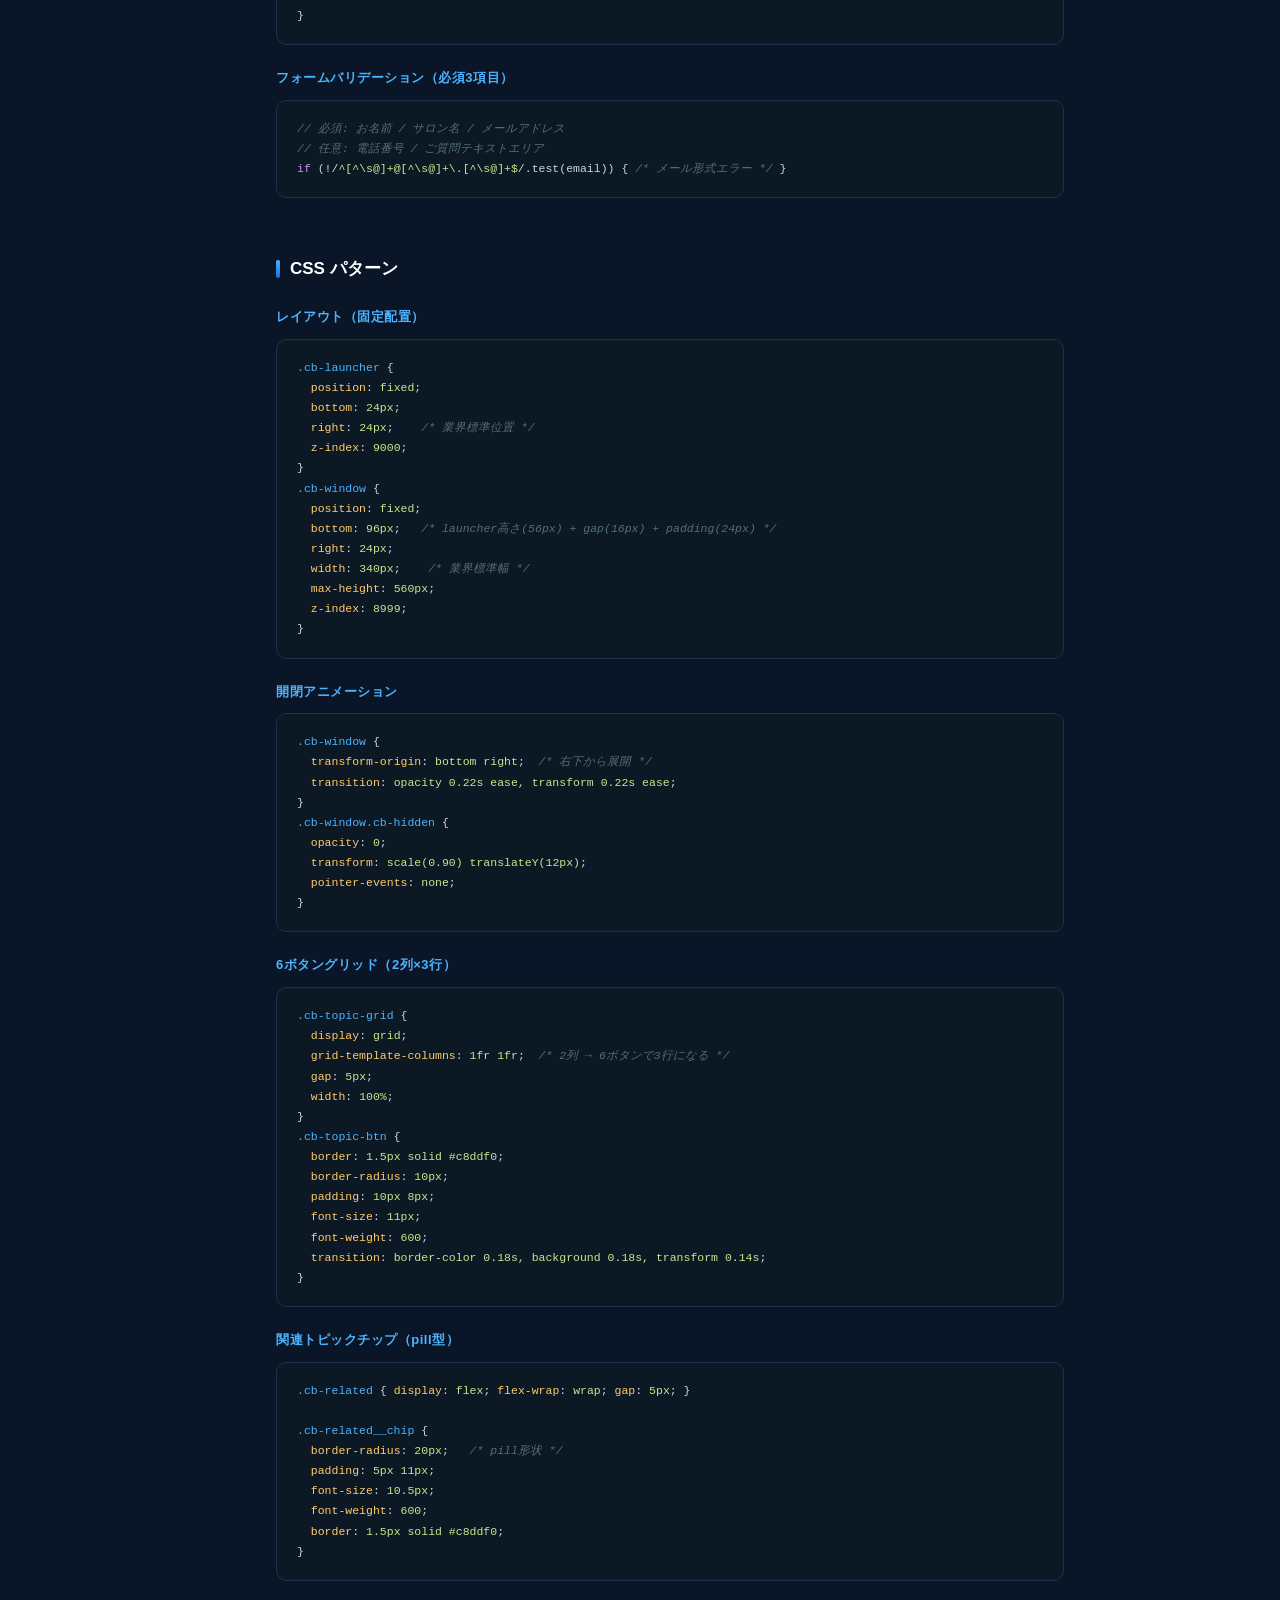
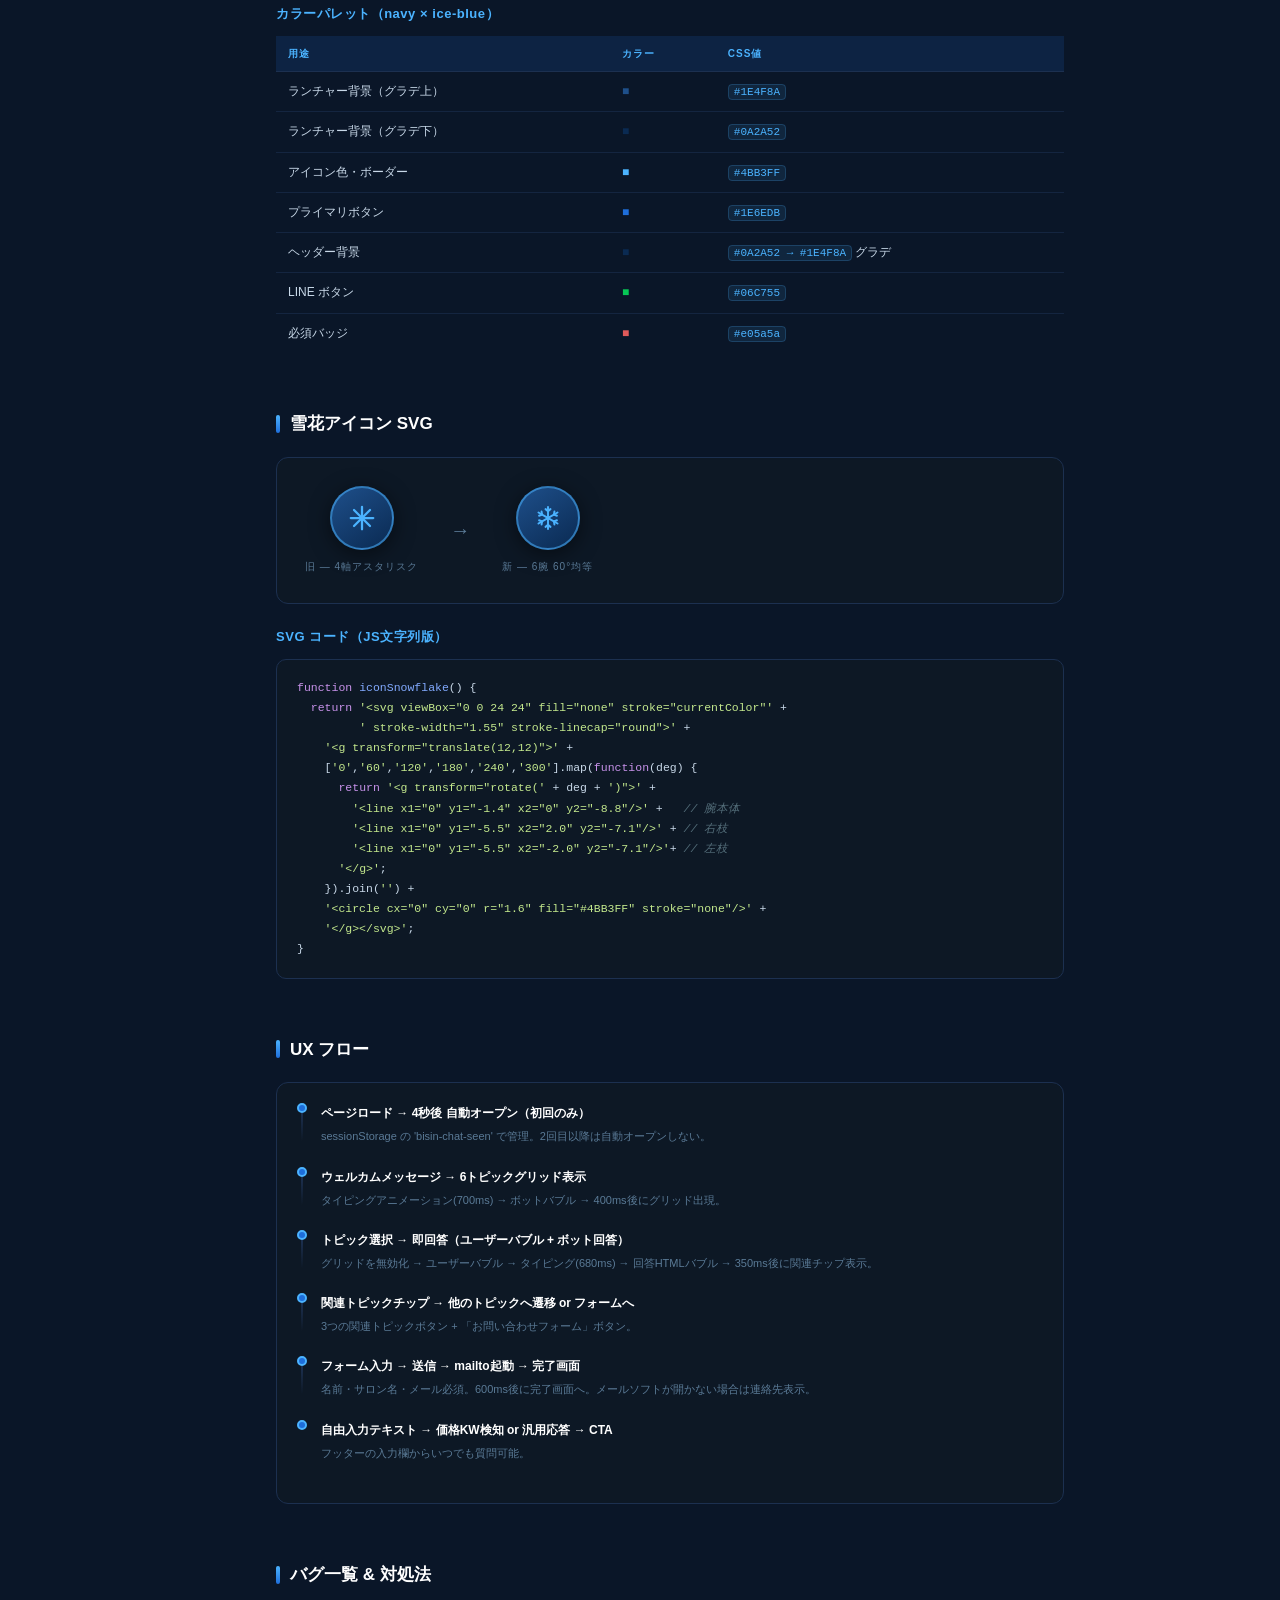
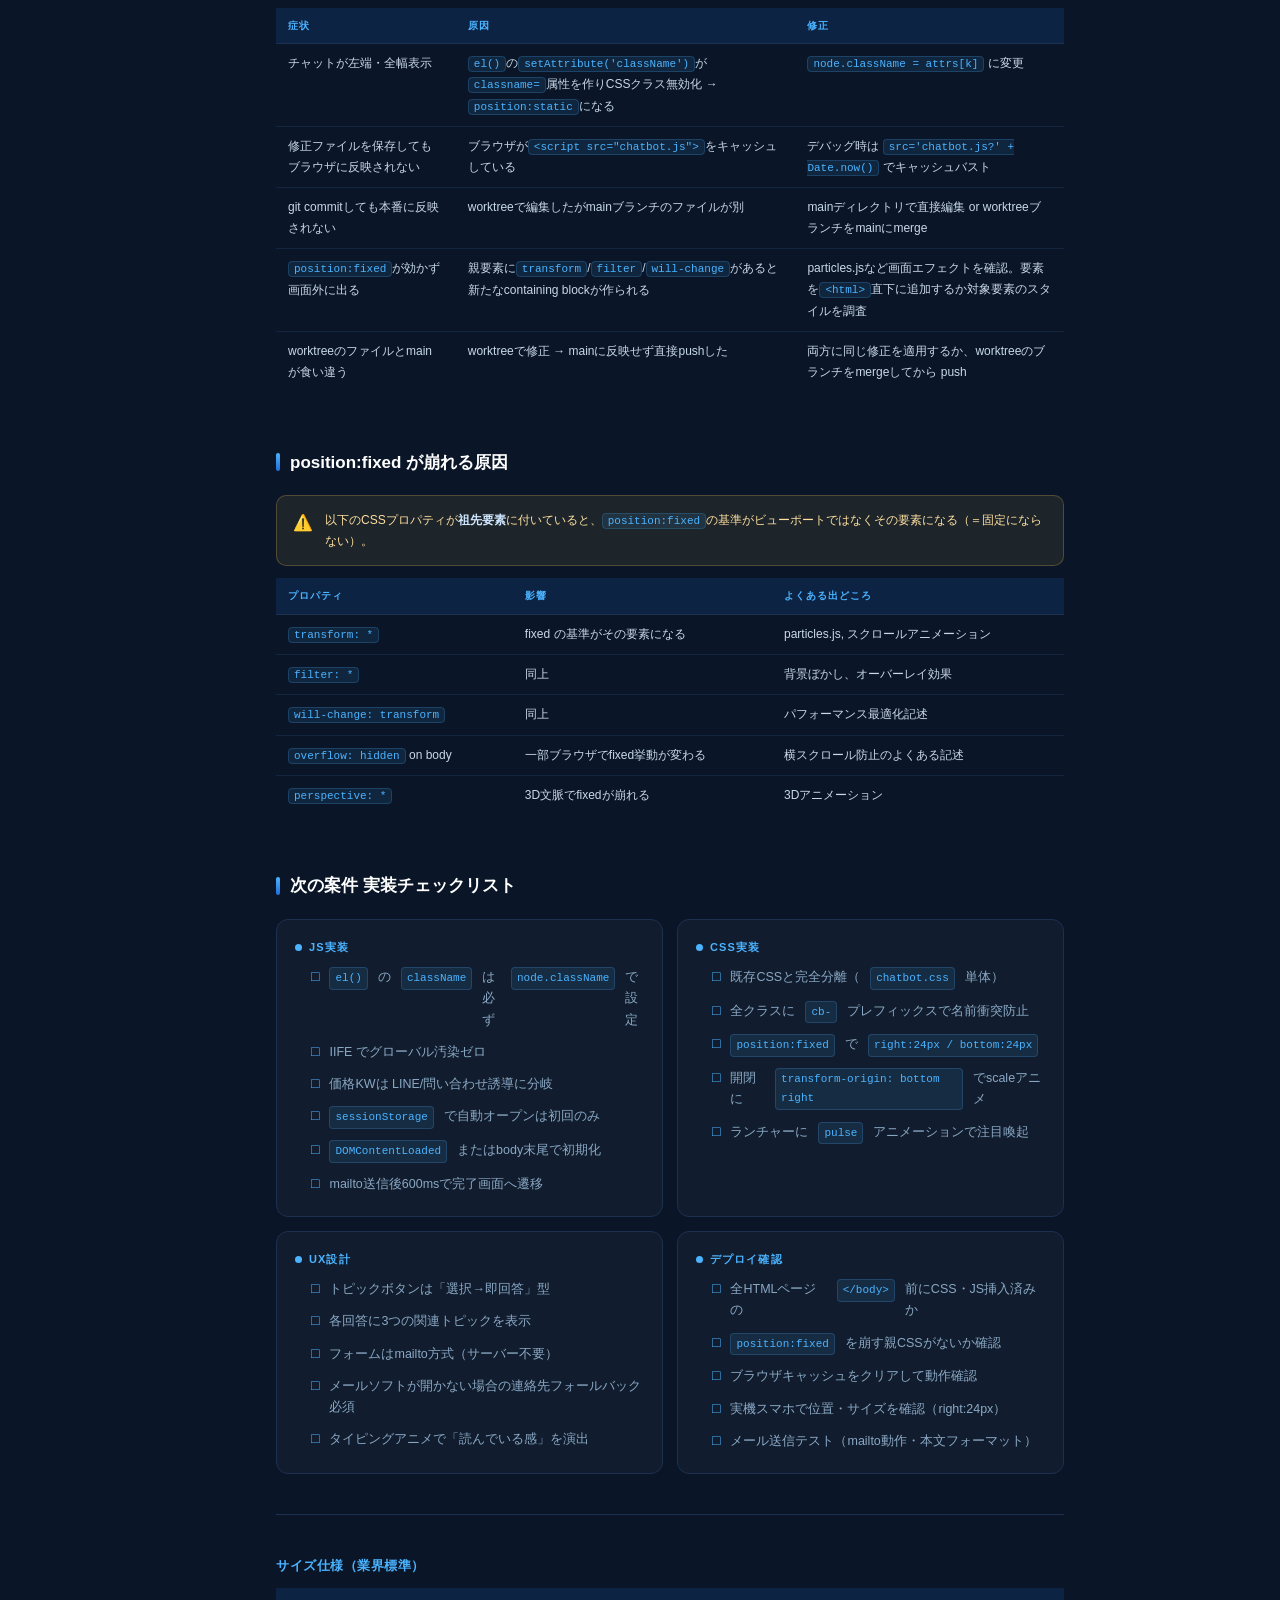
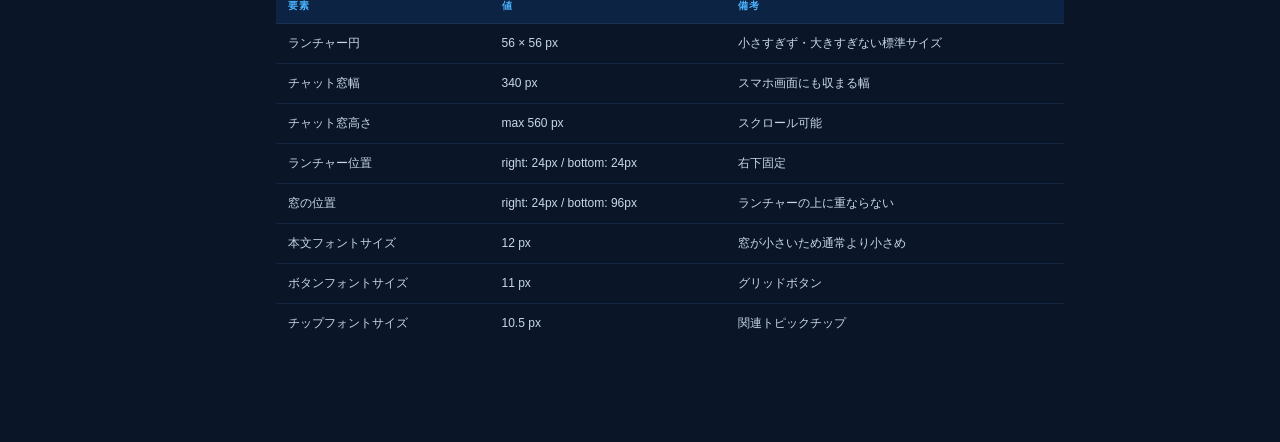
<file: chatbot-template.html>
<!DOCTYPE html>
<html lang="ja">
<head>
<meta charset="UTF-8"/>
<meta name="viewport" content="width=device-width, initial-scale=1.0"/>
<title>B2B Chatbot 実装テンプレート — BISIN</title>
<style>
  :root {
    --navy: #0A1628;
    --navy2: #0d1f38;
    --card: #111d2e;
    --border: #1c3050;
    --blue: #1E6EDB;
    --ice: #4BB3FF;
    --gold: #C9A34B;
    --green: #2ecc8a;
    --red: #e05a5a;
    --text: #c8d8e8;
    --muted: #5a7a96;
    --code-bg: #0d1825;
  }

  * { margin: 0; padding: 0; box-sizing: border-box; }

  body {
    background: var(--navy);
    color: var(--text);
    font-family: 'Helvetica Neue', Arial, 'Hiragino Kaku Gothic ProN', sans-serif;
    font-size: 13px;
    line-height: 1.75;
  }

  /* ── Sidebar nav ── */
  .layout { display: flex; min-height: 100vh; }

  .sidebar {
    width: 220px;
    flex-shrink: 0;
    background: var(--navy2);
    border-right: 1px solid var(--border);
    position: sticky;
    top: 0;
    height: 100vh;
    overflow-y: auto;
    padding: 28px 0 40px;
  }

  .sidebar-logo {
    padding: 0 20px 24px;
    border-bottom: 1px solid var(--border);
    margin-bottom: 20px;
  }

  .sidebar-logo .logo-bi { color: #e05a5a; font-weight: 900; }
  .sidebar-logo .logo-title { font-size: 15px; font-weight: 800; letter-spacing: 0.04em; }
  .sidebar-logo .logo-sub { font-size: 9.5px; color: var(--muted); letter-spacing: 0.12em; text-transform: uppercase; margin-top: 3px; }

  .nav-section { padding: 0 12px; margin-bottom: 8px; }

  .nav-section-label {
    font-size: 9px;
    font-weight: 700;
    letter-spacing: 0.2em;
    text-transform: uppercase;
    color: var(--muted);
    padding: 6px 8px 4px;
  }

  .nav-link {
    display: block;
    padding: 7px 10px;
    border-radius: 7px;
    text-decoration: none;
    color: #8aa8c4;
    font-size: 12px;
    font-weight: 500;
    transition: background 0.15s, color 0.15s;
  }

  .nav-link:hover { background: rgba(75,179,255,0.1); color: var(--ice); }
  .nav-link.active { background: rgba(30,110,219,0.2); color: var(--ice); font-weight: 700; }

  /* ── Main content ── */
  .main {
    flex: 1;
    padding: 48px 56px;
    max-width: 900px;
  }

  /* ── Page header ── */
  .page-header {
    margin-bottom: 48px;
    padding-bottom: 28px;
    border-bottom: 1px solid var(--border);
  }

  .page-header__eyebrow {
    font-size: 10px;
    font-weight: 700;
    letter-spacing: 0.25em;
    text-transform: uppercase;
    color: var(--ice);
    margin-bottom: 10px;
  }

  .page-header__title {
    font-size: 28px;
    font-weight: 800;
    color: #fff;
    line-height: 1.2;
    margin-bottom: 10px;
  }

  .page-header__desc { color: var(--muted); font-size: 13px; }

  .badge-row { display: flex; flex-wrap: wrap; gap: 7px; margin-top: 16px; }

  .badge {
    background: rgba(30,110,219,0.15);
    border: 1px solid rgba(75,179,255,0.25);
    border-radius: 20px;
    padding: 3px 10px;
    font-size: 10px;
    font-weight: 700;
    color: var(--ice);
    letter-spacing: 0.06em;
  }

  /* ── Sections ── */
  .section { margin-bottom: 56px; scroll-margin-top: 24px; }

  .section-title {
    font-size: 17px;
    font-weight: 800;
    color: #fff;
    margin-bottom: 18px;
    display: flex;
    align-items: center;
    gap: 10px;
  }

  .section-title::before {
    content: '';
    width: 4px;
    height: 18px;
    background: linear-gradient(to bottom, var(--ice), var(--blue));
    border-radius: 2px;
    flex-shrink: 0;
  }

  .section-sub {
    font-size: 13px;
    font-weight: 700;
    color: var(--ice);
    margin: 22px 0 10px;
    letter-spacing: 0.04em;
  }

  /* ── File tree ── */
  .file-tree {
    background: var(--code-bg);
    border: 1px solid var(--border);
    border-radius: 10px;
    padding: 18px 20px;
    font-family: 'SF Mono', 'Fira Code', Consolas, monospace;
    font-size: 12px;
    line-height: 2;
  }

  .ft-dir  { color: var(--ice); font-weight: 700; }
  .ft-file { color: #8cc8ff; }
  .ft-comment { color: var(--muted); }

  /* ── Code blocks ── */
  pre {
    background: var(--code-bg);
    border: 1px solid var(--border);
    border-radius: 10px;
    padding: 18px 20px;
    overflow-x: auto;
    font-family: 'SF Mono', 'Fira Code', Consolas, monospace;
    font-size: 11.5px;
    line-height: 1.75;
    margin: 10px 0;
    white-space: pre;
  }

  code {
    font-family: 'SF Mono', 'Fira Code', Consolas, monospace;
    font-size: 11px;
    background: rgba(75,179,255,0.1);
    border: 1px solid rgba(75,179,255,0.2);
    border-radius: 4px;
    padding: 1px 5px;
    color: var(--ice);
  }

  /* Syntax colours inside <pre> */
  .kw { color: #c792ea; }   /* keyword */
  .fn { color: #82aaff; }   /* function name */
  .str { color: #c3e88d; }  /* string */
  .cmt { color: #546e7a; font-style: italic; }  /* comment */
  .num { color: #f78c6c; }  /* number */
  .sel { color: var(--ice); } /* selector / class */
  .prop { color: #ffcb6b; }  /* css prop */
  .val { color: #c3e88d; }   /* css value */

  /* ── Tables ── */
  table {
    width: 100%;
    border-collapse: collapse;
    font-size: 12px;
    margin: 10px 0;
  }

  th {
    background: rgba(30,110,219,0.15);
    color: var(--ice);
    font-size: 10px;
    font-weight: 700;
    letter-spacing: 0.1em;
    text-transform: uppercase;
    padding: 9px 12px;
    text-align: left;
    border-bottom: 1px solid var(--border);
  }

  td {
    padding: 9px 12px;
    border-bottom: 1px solid rgba(28,48,80,0.6);
    vertical-align: top;
  }

  tr:last-child td { border-bottom: none; }
  tr:hover td { background: rgba(75,179,255,0.04); }

  .tag-ok   { background: rgba(46,204,138,0.15); color: var(--green); border: 1px solid rgba(46,204,138,0.3); border-radius: 4px; padding: 1px 6px; font-size: 10px; font-weight: 700; }
  .tag-bad  { background: rgba(224,90,90,0.15); color: var(--red); border: 1px solid rgba(224,90,90,0.3); border-radius: 4px; padding: 1px 6px; font-size: 10px; font-weight: 700; }
  .tag-note { background: rgba(201,163,75,0.15); color: var(--gold); border: 1px solid rgba(201,163,75,0.3); border-radius: 4px; padding: 1px 6px; font-size: 10px; font-weight: 700; }

  /* ── Cards ── */
  .card-grid { display: grid; grid-template-columns: 1fr 1fr; gap: 14px; }

  .card {
    background: var(--card);
    border: 1px solid var(--border);
    border-radius: 12px;
    padding: 18px;
  }

  .card__title {
    font-size: 11px;
    font-weight: 800;
    color: var(--ice);
    letter-spacing: 0.1em;
    text-transform: uppercase;
    margin-bottom: 10px;
    display: flex;
    align-items: center;
    gap: 7px;
  }

  .card__title .dot {
    width: 7px; height: 7px; border-radius: 50%;
    background: var(--ice); flex-shrink: 0;
  }

  .card p, .card li { font-size: 12px; color: #8aa8c4; line-height: 1.7; }
  .card ul { padding-left: 16px; }
  .card li { margin-bottom: 3px; }

  /* ── Checklist ── */
  .checklist { list-style: none; display: flex; flex-direction: column; gap: 8px; }
  .checklist li {
    display: flex;
    align-items: flex-start;
    gap: 10px;
    font-size: 12.5px;
    color: #8aa8c4;
  }

  .checklist li::before {
    content: '□';
    color: var(--ice);
    font-size: 14px;
    line-height: 1.4;
    flex-shrink: 0;
  }

  /* ── Alert ── */
  .alert {
    border-radius: 10px;
    padding: 14px 16px;
    font-size: 12px;
    line-height: 1.7;
    margin: 12px 0;
    display: flex;
    gap: 12px;
    align-items: flex-start;
  }

  .alert--red { background: rgba(224,90,90,0.1); border: 1px solid rgba(224,90,90,0.3); color: #ffaaaa; }
  .alert--green { background: rgba(46,204,138,0.1); border: 1px solid rgba(46,204,138,0.3); color: #aaffcc; }
  .alert--gold { background: rgba(201,163,75,0.1); border: 1px solid rgba(201,163,75,0.3); color: #ffe0a0; }

  .alert-icon { font-size: 16px; flex-shrink: 0; line-height: 1.6; }

  /* ── Snowflake preview ── */
  .snowflake-demo {
    display: flex;
    align-items: center;
    gap: 32px;
    padding: 28px;
    background: var(--code-bg);
    border: 1px solid var(--border);
    border-radius: 12px;
  }

  .sf-circle {
    width: 64px; height: 64px; border-radius: 50%;
    background: linear-gradient(145deg, #1E4F8A, #0A2A52);
    border: 2px solid rgba(75,179,255,0.55);
    box-shadow: 0 4px 20px rgba(0,0,0,0.5);
    display: flex; align-items: center; justify-content: center;
    flex-shrink: 0;
  }

  .sf-circle svg { width: 30px; height: 30px; }
  .sf-label { font-size: 10px; color: var(--muted); letter-spacing: 0.1em; text-transform: uppercase; text-align: center; margin-top: 8px; }
  .sf-item { display: flex; flex-direction: column; align-items: center; }
  .sf-arrow { color: var(--muted); font-size: 20px; }

  /* ── UX flow diagram ── */
  .flow {
    display: flex;
    flex-direction: column;
    gap: 0;
    padding: 20px;
    background: var(--code-bg);
    border: 1px solid var(--border);
    border-radius: 12px;
  }

  .flow-step {
    display: flex;
    align-items: flex-start;
    gap: 14px;
  }

  .flow-step__line {
    display: flex;
    flex-direction: column;
    align-items: center;
    flex-shrink: 0;
  }

  .flow-step__dot {
    width: 10px; height: 10px; border-radius: 50%;
    background: var(--blue);
    border: 2px solid var(--ice);
    flex-shrink: 0;
  }

  .flow-step__connector {
    width: 2px; height: 28px;
    background: linear-gradient(to bottom, var(--border), transparent);
  }

  .flow-step__body { padding-bottom: 20px; }
  .flow-step__title { font-size: 12px; font-weight: 700; color: #fff; margin-bottom: 3px; }
  .flow-step__desc  { font-size: 11px; color: var(--muted); }

  /* ── Divider ── */
  .divider {
    border: none;
    border-top: 1px solid var(--border);
    margin: 40px 0;
  }

  p { margin-bottom: 8px; }
  strong { color: #d0e8ff; font-weight: 700; }
</style>
</head>
<body>
<div class="layout">

<!-- ── Sidebar ── -->
<nav class="sidebar">
  <div class="sidebar-logo">
    <div class="logo-title"><span class="logo-bi">BI</span>SIN</div>
    <div class="logo-sub">Chatbot Template</div>
  </div>

  <div class="nav-section">
    <div class="nav-section-label">概要</div>
    <a class="nav-link" href="#overview">プロジェクト概要</a>
    <a class="nav-link" href="#files">ファイル構成</a>
  </div>

  <div class="nav-section">
    <div class="nav-section-label">実装</div>
    <a class="nav-link" href="#js-arch">JS アーキテクチャ</a>
    <a class="nav-link" href="#el-bug">el() ヘルパー</a>
    <a class="nav-link" href="#topics">トピックQA設計</a>
    <a class="nav-link" href="#mailto">フォーム・mailto</a>
    <a class="nav-link" href="#css">CSS パターン</a>
    <a class="nav-link" href="#icon">雪花アイコン SVG</a>
  </div>

  <div class="nav-section">
    <div class="nav-section-label">設計判断</div>
    <a class="nav-link" href="#ux">UX フロー</a>
    <a class="nav-link" href="#bugs">バグ一覧</a>
    <a class="nav-link" href="#positioning">position:fixed 注意点</a>
    <a class="nav-link" href="#checklist">実装チェックリスト</a>
  </div>
</nav>

<!-- ── Main ── -->
<main class="main">

  <!-- Page header -->
  <div class="page-header" id="overview">
    <div class="page-header__eyebrow">B2B Website — Reusable Template</div>
    <h1 class="page-header__title">チャットボット実装テンプレート</h1>
    <p class="page-header__desc">bisincool.co.jp（合同会社BISIN）向けに設計・実装したCOOLSPA導入相談チャットウィジェットの完全記録。次のB2Bサイト制作に流用可能なテンプレートとして整理。</p>
    <div class="badge-row">
      <span class="badge">Vanilla JS</span>
      <span class="badge">依存ゼロ</span>
      <span class="badge">静的サイト対応</span>
      <span class="badge">mailto送信</span>
      <span class="badge">多言語対応可</span>
      <span class="badge">position:fixed</span>
    </div>
  </div>


  <!-- ① ファイル構成 -->
  <section class="section" id="files">
    <h2 class="section-title">ファイル構成</h2>

    <div class="file-tree">
<span class="ft-dir">project/</span>
├── <span class="ft-dir">css/</span>
│   └── <span class="ft-file">chatbot.css</span>     <span class="ft-comment"># ウィジェット専用スタイル（既存style.cssと完全分離）</span>
├── <span class="ft-dir">js/</span>
│   └── <span class="ft-file">chatbot.js</span>      <span class="ft-comment"># 自己完結型IIFE、外部依存ゼロ</span>
├── index.html
├── about.html          <span class="ft-comment"># 全ページ共通で以下を </span><span style="color:#e05a5a">&lt;/body&gt;</span><span class="ft-comment"> 直前に挿入</span>
└── ...
    </div>

    <div class="section-sub">各HTMLページへの挿入（&lt;/body&gt;直前）</div>
    <pre><span class="str">&lt;link rel="stylesheet" href="css/chatbot.css" /&gt;</span>
<span class="str">&lt;script src="js/chatbot.js"&gt;&lt;/script&gt;</span></pre>

    <div class="alert alert--gold">
      <span class="alert-icon">⚠️</span>
      <span><strong>必ず &lt;/body&gt; 直前</strong>に置くこと。&lt;head&gt;内や他スクリプトの前に置くと、DOMが未構築でwidgetが生成できない。chatbot.js内で<code>DOMContentLoaded</code>を使って対応済みだが、bodyの末尾が最も安全。</span>
    </div>
  </section>


  <!-- ② JS アーキテクチャ -->
  <section class="section" id="js-arch">
    <h2 class="section-title">JS アーキテクチャ</h2>

    <div class="card-grid">
      <div class="card">
        <div class="card__title"><span class="dot"></span>設計方針</div>
        <ul>
          <li>グローバル汚染ゼロの IIFE パターン</li>
          <li>外部ライブラリ・フレームワーク不要</li>
          <li>DOM を JS で動的生成（HTML側に要素不要）</li>
          <li><code>document.body.appendChild()</code> で注入</li>
          <li>ES5 構文（IE11 互換、古いサロン端末対応）</li>
        </ul>
      </div>
      <div class="card">
        <div class="card__title"><span class="dot"></span>状態管理</div>
        <ul>
          <li><code>isOpen</code> — チャット窓の開閉</li>
          <li><code>answers.topic</code> — 最後に選んだトピック名（メール本文に使用）</li>
          <li><code>sessionStorage</code> — 初回自動オープン管理（'bisin-chat-seen'）</li>
          <li>クローズ後も状態保持（再開可能）</li>
        </ul>
      </div>
    </div>

    <div class="section-sub">関数一覧と役割</div>
    <pre><span class="cmt">// ── 1. 定数 ──────────────────────────────────────</span>
<span class="kw">var</span> LINE_URL = <span class="str">'https://lin.ee/XXXXX'</span>;

<span class="cmt">// ── 2. ナレッジベース ─────────────────────────────</span>
<span class="kw">var</span> TOPICS   = { topicId: { label, related[], answer }, ... };
<span class="kw">var</span> TOPIC_ORDER = [<span class="str">'id1'</span>, <span class="str">'id2'</span>, ...];   <span class="cmt">// 表示順</span>

<span class="cmt">// ── 3. 状態 ──────────────────────────────────────</span>
<span class="kw">var</span> isOpen  = <span class="kw">false</span>;
<span class="kw">var</span> answers = {};   <span class="cmt">// { topic: 'ラベル名' }</span>

<span class="cmt">// ── 4. DOM構築 ────────────────────────────────────</span>
<span class="fn">buildWidget</span>()        <span class="cmt">// launcher + window を body に追加</span>

<span class="cmt">// ── 5. 開閉 ──────────────────────────────────────</span>
<span class="fn">open</span>() / <span class="fn">close</span>()

<span class="cmt">// ── 6. トピックUI ─────────────────────────────────</span>
<span class="fn">buildTopicGrid</span>()      <span class="cmt">// 初期6ボタングリッド</span>
<span class="fn">handleTopic</span>(id)       <span class="cmt">// ユーザーバブル + 回答表示</span>
<span class="fn">buildRelatedRow</span>([])   <span class="cmt">// 関連トピックチップ + フォームボタン</span>

<span class="cmt">// ── 7. フォーム ───────────────────────────────────</span>
<span class="fn">showFormPanel</span>()       <span class="cmt">// 案内メッセージ → buildForm</span>
<span class="fn">buildForm</span>()           <span class="cmt">// 入力フォームDOM生成</span>
<span class="fn">validateForm</span>()        <span class="cmt">// 名前・サロン名・メール必須チェック</span>

<span class="cmt">// ── 8. 送信 ───────────────────────────────────────</span>
<span class="fn">openMailto</span>()          <span class="cmt">// mailto:リンクでメールソフト起動</span>
<span class="fn">showSuccess</span>()         <span class="cmt">// 完了画面 + 連絡先フォールバック</span>

<span class="cmt">// ── 9. 自由入力 ───────────────────────────────────</span>
<span class="fn">handleFreeText</span>()      <span class="cmt">// 価格KW → LINE誘導 / その他 → CTA</span>
<span class="fn">buildCtaRow</span>()         <span class="cmt">// LINE + フォームボタン行</span>

<span class="cmt">// ── 10. 初期化 ────────────────────────────────────</span>
<span class="kw">if</span> (document.readyState === <span class="str">'loading'</span>)
  document.addEventListener(<span class="str">'DOMContentLoaded'</span>, buildWidget);
<span class="kw">else</span> buildWidget();</pre>
  </section>


  <!-- ③ el() ヘルパー バグ修正 -->
  <section class="section" id="el-bug">
    <h2 class="section-title">el() ヘルパー — 最重要バグ修正</h2>

    <div class="alert alert--red">
      <span class="alert-icon">🚨</span>
      <span>このバグを見落とすと<strong>全CSS クラスが無効化</strong>され、チャット全体が画面左端に流れ全幅表示になる。必ず修正済みバージョンを使うこと。</span>
    </div>

    <div class="section-sub">❌ バグあり（よくある間違い）</div>
    <pre><span class="kw">function</span> <span class="fn">el</span>(tag, attrs) {
  <span class="kw">var</span> node = document.createElement(tag);
  Object.keys(attrs || {}).forEach(<span class="kw">function</span>(k) {
    node.setAttribute(k, attrs[k]);   <span class="cmt">// ← setAttribute('className', ...) は</span>
  });                                 <span class="cmt">//   HTML属性 classname= を作るだけ！</span>
  <span class="kw">return</span> node;                        <span class="cmt">//   CSSのクラスセレクタが当たらない</span>
}</pre>

    <div class="section-sub">✅ 修正済み（こちらを使う）</div>
    <pre><span class="kw">function</span> <span class="fn">el</span>(tag, attrs) {
  <span class="kw">var</span> node = document.createElement(tag);
  Object.keys(attrs || {}).forEach(<span class="kw">function</span>(k) {
    <span class="kw">if</span> (k === <span class="str">'className'</span>) { node.className = attrs[k]; }  <span class="cmt">// ← DOM プロパティで設定</span>
    <span class="kw">else</span> { node.setAttribute(k, attrs[k]); }
  });
  <span class="kw">return</span> node;
}</pre>

    <table>
      <thead><tr><th>方法</th><th>結果</th><th>CSS有効？</th></tr></thead>
      <tbody>
        <tr>
          <td><code>node.setAttribute('className', 'cb-launcher')</code></td>
          <td>HTML属性 <code>classname="cb-launcher"</code>（小文字）が付く</td>
          <td><span class="tag-bad">❌ 無効</span></td>
        </tr>
        <tr>
          <td><code>node.setAttribute('class', 'cb-launcher')</code></td>
          <td>正しい <code>class="cb-launcher"</code> 属性</td>
          <td><span class="tag-ok">✅ 有効</span></td>
        </tr>
        <tr>
          <td><code>node.className = 'cb-launcher'</code></td>
          <td>DOMプロパティ経由で正しく設定</td>
          <td><span class="tag-ok">✅ 有効（推奨）</span></td>
        </tr>
      </tbody>
    </table>
  </section>


  <!-- ④ トピックQA設計 -->
  <section class="section" id="topics">
    <h2 class="section-title">トピックQA設計</h2>

    <p>4ステップの資格確認フローは廃止。全ボタンが同じフォームに終着し、回答ゼロで顧客体験が悪いため、<strong>「選択→即回答」型</strong>に変更。</p>

    <div class="section-sub">TOPICS オブジェクト構造</div>
    <pre>
<span class="kw">var</span> TOPICS = {
  cryo: {
    label: <span class="str">'❄️ 脂肪冷却とは？'</span>,          <span class="cmt">// ボタン表示テキスト（絵文字＋ラベル）</span>
    related: [<span class="str">'effect'</span>, <span class="str">'areas'</span>, <span class="str">'salon'</span>],  <span class="cmt">// 回答後に表示する関連トピックID（最大3つ）</span>
    answer: <span class="str">'HTMLコンテンツ文字列...'</span>,     <span class="cmt">// innerHTML に渡す。&lt;br&gt;&lt;strong&gt;等使用可</span>
  },
  effect:  { label, related, answer },
  areas:   { label, related, answer },
  salon:   { label, related, answer },
  demo:    { label, related, answer },
  store:   { label, related, answer },
};

<span class="kw">var</span> TOPIC_ORDER = [<span class="str">'cryo'</span>, <span class="str">'effect'</span>, <span class="str">'areas'</span>, <span class="str">'salon'</span>, <span class="str">'demo'</span>, <span class="str">'store'</span>];
    </pre>

    <div class="section-sub">BISIN の6トピック内容</div>
    <table>
      <thead><tr><th>ボタン</th><th>回答内容</th><th>related</th></tr></thead>
      <tbody>
        <tr><td>❄️ 脂肪冷却とは？</td><td>クライオリポリシス技術・4℃の仕組み・ダイエットとの違い</td><td>effect / areas / salon</td></tr>
        <tr><td>✨ 効果・施術回数</td><td>実測データ（−10cm, −5.6kg等）・月1回ペース・HotPepper 4.71</td><td>cryo / areas / demo</td></tr>
        <tr><td>📍 施術できる部位</td><td>8部位一覧・360°冷却の説明</td><td>effect / cryo / demo</td></tr>
        <tr><td>🏪 サロン導入について</td><td>放置型特長・BISINサポート7項目・最短2週間稼働</td><td>demo / store</td></tr>
        <tr><td>📅 デモ体験の予約</td><td>来店デモ60〜90分・出張デモ・電話番号</td><td>salon / store</td></tr>
        <tr><td>🕐 店舗・営業時間</td><td>両店舗電話・住所・メール・営業時間（月〜土 10-20）</td><td>demo / salon</td></tr>
      </tbody>
    </table>

    <div class="section-sub">価格ワードの処理</div>
    <pre><span class="kw">var</span> PRICE_KW = [<span class="str">'価格'</span>, <span class="str">'費用'</span>, <span class="str">'いくら'</span>, <span class="str">'料金'</span>, <span class="str">'値段'</span>];
<span class="kw">if</span> (PRICE_KW.some(<span class="kw">function</span>(k) { <span class="kw">return</span> val.includes(k); })) {
  <span class="cmt">// → LINE 誘導メッセージ + buildCtaRow()</span>
  <span class="cmt">// B2B価格は商談ベース。Webで公開しない設計。</span>
}</pre>
  </section>


  <!-- ⑤ フォーム・mailto -->
  <section class="section" id="mailto">
    <h2 class="section-title">フォーム送信 — mailto 方式</h2>

    <div class="alert alert--green">
      <span class="alert-icon">✅</span>
      <span>Formspree・サーバー不要。静的ホスティング（Cloudflare Pages / GitHub Pages）で完全動作。</span>
    </div>

    <div class="section-sub">mailto URL の組み立て</div>
    <pre><span class="kw">function</span> <span class="fn">openMailto</span>() {
  <span class="kw">var</span> bodyText = [
    <span class="str">'■ お客様情報'</span>,
    <span class="str">'お名前　　　: '</span> + name,
    <span class="str">'サロン名　　: '</span> + salon,
    <span class="str">'メール　　　: '</span> + email,
    <span class="str">'電話番号　　: '</span> + (tel || <span class="str">'未記入'</span>),
    <span class="str">''</span>,
    <span class="str">'■ チャットで閲覧されたトピック'</span>,
    <span class="str">'トピック　　: '</span> + (answers.topic || <span class="str">'未選択'</span>),
    <span class="str">''</span>,
    <span class="str">'■ ご質問・ご要望'</span>,
    msg || <span class="str">'（なし）'</span>,
  ].join(<span class="str">'\n'</span>);

  <span class="kw">var</span> subject   = encodeURIComponent(<span class="str">'【COOLSPA導入相談】'</span> + salon);
  <span class="kw">var</span> mailto    = <span class="str">'mailto:bisin202603@gmail.com?subject='</span>
                + subject + <span class="str">'&amp;body='</span> + encodeURIComponent(bodyText);

  <span class="kw">var</span> link = document.createElement(<span class="str">'a'</span>);
  link.href = mailto; link.style.display = <span class="str">'none'</span>;
  document.body.appendChild(link);
  link.click();
  document.body.removeChild(link);

  setTimeout(showSuccess, <span class="num">600</span>);   <span class="cmt">// 600ms後に完了画面へ</span>
}</pre>

    <div class="section-sub">完了画面のフォールバック（メールソフトが開かない場合）</div>
    <pre><span class="kw">function</span> <span class="fn">showSuccess</span>() {
  <span class="cmt">// 完了画面に以下を表示:</span>
  <span class="str">'&lt;div class="cb-fallback"&gt;'</span> +
    <span class="str">'&lt;div class="cb-fallback__title"&gt;メールソフトが開かない場合&lt;/div&gt;'</span> +
    <span class="str">'&lt;a href="mailto:xxx@gmail.com"&gt;xxx@gmail.com&lt;/a&gt;'</span> +
    <span class="str">'&lt;a href="tel:0942806688"&gt;📞 小郡店　0942-80-6688&lt;/a&gt;'</span> +
    <span class="str">'&lt;a href="tel:0927535515"&gt;📞 天神店　0927-53-5515&lt;/a&gt;'</span> +
    <span class="str">'&lt;a href="LINE_URL"&gt;LINEで相談&lt;/a&gt;'</span> +
  <span class="str">'&lt;/div&gt;'</span>
}</pre>

    <div class="section-sub">フォームバリデーション（必須3項目）</div>
    <pre><span class="cmt">// 必須: お名前 / サロン名 / メールアドレス</span>
<span class="cmt">// 任意: 電話番号 / ご質問テキストエリア</span>
<span class="kw">if</span> (!/<span class="str">^[^\s@]+@[^\s@]+\.[^\s@]+$</span>/.test(email)) { <span class="cmt">/* メール形式エラー */</span> }</pre>
  </section>


  <!-- ⑥ CSS パターン -->
  <section class="section" id="css">
    <h2 class="section-title">CSS パターン</h2>

    <div class="section-sub">レイアウト（固定配置）</div>
    <pre><span class="sel">.cb-launcher</span> {
  <span class="prop">position</span>: <span class="val">fixed</span>;
  <span class="prop">bottom</span>: <span class="val">24px</span>;
  <span class="prop">right</span>: <span class="val">24px</span>;    <span class="cmt">/* 業界標準位置 */</span>
  <span class="prop">z-index</span>: <span class="val">9000</span>;
}
<span class="sel">.cb-window</span> {
  <span class="prop">position</span>: <span class="val">fixed</span>;
  <span class="prop">bottom</span>: <span class="val">96px</span>;   <span class="cmt">/* launcher高さ(56px) + gap(16px) + padding(24px) */</span>
  <span class="prop">right</span>: <span class="val">24px</span>;
  <span class="prop">width</span>: <span class="val">340px</span>;    <span class="cmt">/* 業界標準幅 */</span>
  <span class="prop">max-height</span>: <span class="val">560px</span>;
  <span class="prop">z-index</span>: <span class="val">8999</span>;
}</pre>

    <div class="section-sub">開閉アニメーション</div>
    <pre><span class="sel">.cb-window</span> {
  <span class="prop">transform-origin</span>: <span class="val">bottom right</span>;  <span class="cmt">/* 右下から展開 */</span>
  <span class="prop">transition</span>: <span class="val">opacity 0.22s ease, transform 0.22s ease</span>;
}
<span class="sel">.cb-window.cb-hidden</span> {
  <span class="prop">opacity</span>: <span class="val">0</span>;
  <span class="prop">transform</span>: <span class="val">scale(0.90) translateY(12px)</span>;
  <span class="prop">pointer-events</span>: <span class="val">none</span>;
}</pre>

    <div class="section-sub">6ボタングリッド（2列×3行）</div>
    <pre><span class="sel">.cb-topic-grid</span> {
  <span class="prop">display</span>: <span class="val">grid</span>;
  <span class="prop">grid-template-columns</span>: <span class="val">1fr 1fr</span>;  <span class="cmt">/* 2列 → 6ボタンで3行になる */</span>
  <span class="prop">gap</span>: <span class="val">5px</span>;
  <span class="prop">width</span>: <span class="val">100%</span>;
}
<span class="sel">.cb-topic-btn</span> {
  <span class="prop">border</span>: <span class="val">1.5px solid #c8ddf0</span>;
  <span class="prop">border-radius</span>: <span class="val">10px</span>;
  <span class="prop">padding</span>: <span class="val">10px 8px</span>;
  <span class="prop">font-size</span>: <span class="val">11px</span>;
  <span class="prop">font-weight</span>: <span class="val">600</span>;
  <span class="prop">transition</span>: <span class="val">border-color 0.18s, background 0.18s, transform 0.14s</span>;
}</pre>

    <div class="section-sub">関連トピックチップ（pill型）</div>
    <pre><span class="sel">.cb-related</span> { <span class="prop">display</span>: <span class="val">flex</span>; <span class="prop">flex-wrap</span>: <span class="val">wrap</span>; <span class="prop">gap</span>: <span class="val">5px</span>; }

<span class="sel">.cb-related__chip</span> {
  <span class="prop">border-radius</span>: <span class="val">20px</span>;   <span class="cmt">/* pill形状 */</span>
  <span class="prop">padding</span>: <span class="val">5px 11px</span>;
  <span class="prop">font-size</span>: <span class="val">10.5px</span>;
  <span class="prop">font-weight</span>: <span class="val">600</span>;
  <span class="prop">border</span>: <span class="val">1.5px solid #c8ddf0</span>;
}</pre>

    <div class="section-sub">カラーパレット（navy × ice-blue）</div>
    <table>
      <thead><tr><th>用途</th><th>カラー</th><th>CSS値</th></tr></thead>
      <tbody>
        <tr><td>ランチャー背景（グラデ上）</td><td style="color:#1E4F8A">■</td><td><code>#1E4F8A</code></td></tr>
        <tr><td>ランチャー背景（グラデ下）</td><td style="color:#0A2A52">■</td><td><code>#0A2A52</code></td></tr>
        <tr><td>アイコン色・ボーダー</td><td style="color:#4BB3FF">■</td><td><code>#4BB3FF</code></td></tr>
        <tr><td>プライマリボタン</td><td style="color:#1E6EDB">■</td><td><code>#1E6EDB</code></td></tr>
        <tr><td>ヘッダー背景</td><td style="color:#0A2A52">■</td><td><code>#0A2A52 → #1E4F8A</code> グラデ</td></tr>
        <tr><td>LINE ボタン</td><td style="color:#06C755">■</td><td><code>#06C755</code></td></tr>
        <tr><td>必須バッジ</td><td style="color:#e05a5a">■</td><td><code>#e05a5a</code></td></tr>
      </tbody>
    </table>
  </section>


  <!-- ⑦ 雪花アイコン SVG -->
  <section class="section" id="icon">
    <h2 class="section-title">雪花アイコン SVG</h2>

    <div class="snowflake-demo">
      <div class="sf-item">
        <div class="sf-circle">
          <!-- 現在（4軸）-->
          <svg viewBox="0 0 24 24" fill="none" stroke="#4BB3FF" stroke-width="1.8" stroke-linecap="round">
            <line x1="12" y1="3" x2="12" y2="21"/>
            <line x1="3" y1="12" x2="21" y2="12"/>
            <line x1="5.6" y1="5.6" x2="18.4" y2="18.4"/>
            <line x1="18.4" y1="5.6" x2="5.6" y2="18.4"/>
            <circle cx="12" cy="12" r="2" fill="#4BB3FF" stroke="none"/>
          </svg>
        </div>
        <div class="sf-label">旧 — 4軸アスタリスク</div>
      </div>
      <div class="sf-arrow">→</div>
      <div class="sf-item">
        <div class="sf-circle">
          <!-- 新（6腕雪花）-->
          <svg viewBox="0 0 24 24" fill="none" stroke="#4BB3FF" stroke-width="1.55" stroke-linecap="round">
            <g transform="translate(12,12)">
              <g transform="rotate(0)"><line x1="0" y1="-1.4" x2="0" y2="-8.8"/><line x1="0" y1="-5.5" x2="2.0" y2="-7.1"/><line x1="0" y1="-5.5" x2="-2.0" y2="-7.1"/></g>
              <g transform="rotate(60)"><line x1="0" y1="-1.4" x2="0" y2="-8.8"/><line x1="0" y1="-5.5" x2="2.0" y2="-7.1"/><line x1="0" y1="-5.5" x2="-2.0" y2="-7.1"/></g>
              <g transform="rotate(120)"><line x1="0" y1="-1.4" x2="0" y2="-8.8"/><line x1="0" y1="-5.5" x2="2.0" y2="-7.1"/><line x1="0" y1="-5.5" x2="-2.0" y2="-7.1"/></g>
              <g transform="rotate(180)"><line x1="0" y1="-1.4" x2="0" y2="-8.8"/><line x1="0" y1="-5.5" x2="2.0" y2="-7.1"/><line x1="0" y1="-5.5" x2="-2.0" y2="-7.1"/></g>
              <g transform="rotate(240)"><line x1="0" y1="-1.4" x2="0" y2="-8.8"/><line x1="0" y1="-5.5" x2="2.0" y2="-7.1"/><line x1="0" y1="-5.5" x2="-2.0" y2="-7.1"/></g>
              <g transform="rotate(300)"><line x1="0" y1="-1.4" x2="0" y2="-8.8"/><line x1="0" y1="-5.5" x2="2.0" y2="-7.1"/><line x1="0" y1="-5.5" x2="-2.0" y2="-7.1"/></g>
              <circle cx="0" cy="0" r="1.6" fill="#4BB3FF" stroke="none"/>
            </g>
          </svg>
        </div>
        <div class="sf-label">新 — 6腕 60°均等</div>
      </div>
    </div>

    <div class="section-sub">SVG コード（JS文字列版）</div>
    <pre><span class="kw">function</span> <span class="fn">iconSnowflake</span>() {
  <span class="kw">return</span> <span class="str">'&lt;svg viewBox="0 0 24 24" fill="none" stroke="currentColor"'</span> +
         <span class="str">' stroke-width="1.55" stroke-linecap="round"&gt;'</span> +
    <span class="str">'&lt;g transform="translate(12,12)"&gt;'</span> +
    [<span class="str">'0'</span>,<span class="str">'60'</span>,<span class="str">'120'</span>,<span class="str">'180'</span>,<span class="str">'240'</span>,<span class="str">'300'</span>].map(<span class="kw">function</span>(deg) {
      <span class="kw">return</span> <span class="str">'&lt;g transform="rotate('</span> + deg + <span class="str">')"&gt;'</span> +
        <span class="str">'&lt;line x1="0" y1="-1.4" x2="0" y2="-8.8"/&gt;'</span> +   <span class="cmt">// 腕本体</span>
        <span class="str">'&lt;line x1="0" y1="-5.5" x2="2.0" y2="-7.1"/&gt;'</span> + <span class="cmt">// 右枝</span>
        <span class="str">'&lt;line x1="0" y1="-5.5" x2="-2.0" y2="-7.1"/&gt;'</span>+ <span class="cmt">// 左枝</span>
      <span class="str">'&lt;/g&gt;'</span>;
    }).join(<span class="str">''</span>) +
    <span class="str">'&lt;circle cx="0" cy="0" r="1.6" fill="#4BB3FF" stroke="none"/&gt;'</span> +
    <span class="str">'&lt;/g&gt;&lt;/svg&gt;'</span>;
}</pre>
  </section>


  <!-- ⑧ UX フロー -->
  <section class="section" id="ux">
    <h2 class="section-title">UX フロー</h2>

    <div class="flow">
      <div class="flow-step">
        <div class="flow-step__line"><div class="flow-step__dot"></div><div class="flow-step__connector"></div></div>
        <div class="flow-step__body">
          <div class="flow-step__title">ページロード → 4秒後 自動オープン（初回のみ）</div>
          <div class="flow-step__desc">sessionStorage の 'bisin-chat-seen' で管理。2回目以降は自動オープンしない。</div>
        </div>
      </div>
      <div class="flow-step">
        <div class="flow-step__line"><div class="flow-step__dot"></div><div class="flow-step__connector"></div></div>
        <div class="flow-step__body">
          <div class="flow-step__title">ウェルカムメッセージ → 6トピックグリッド表示</div>
          <div class="flow-step__desc">タイピングアニメーション(700ms) → ボットバブル → 400ms後にグリッド出現。</div>
        </div>
      </div>
      <div class="flow-step">
        <div class="flow-step__line"><div class="flow-step__dot"></div><div class="flow-step__connector"></div></div>
        <div class="flow-step__body">
          <div class="flow-step__title">トピック選択 → 即回答（ユーザーバブル + ボット回答）</div>
          <div class="flow-step__desc">グリッドを無効化 → ユーザーバブル → タイピング(680ms) → 回答HTMLバブル → 350ms後に関連チップ表示。</div>
        </div>
      </div>
      <div class="flow-step">
        <div class="flow-step__line"><div class="flow-step__dot"></div><div class="flow-step__connector"></div></div>
        <div class="flow-step__body">
          <div class="flow-step__title">関連トピックチップ → 他のトピックへ遷移 or フォームへ</div>
          <div class="flow-step__desc">3つの関連トピックボタン + 「お問い合わせフォーム」ボタン。</div>
        </div>
      </div>
      <div class="flow-step">
        <div class="flow-step__line"><div class="flow-step__dot"></div><div class="flow-step__connector"></div></div>
        <div class="flow-step__body">
          <div class="flow-step__title">フォーム入力 → 送信 → mailto起動 → 完了画面</div>
          <div class="flow-step__desc">名前・サロン名・メール必須。600ms後に完了画面へ。メールソフトが開かない場合は連絡先表示。</div>
        </div>
      </div>
      <div class="flow-step">
        <div class="flow-step__line"><div class="flow-step__dot"></div></div>
        <div class="flow-step__body">
          <div class="flow-step__title">自由入力テキスト → 価格KW検知 or 汎用応答 → CTA</div>
          <div class="flow-step__desc">フッターの入力欄からいつでも質問可能。</div>
        </div>
      </div>
    </div>
  </section>


  <!-- ⑨ バグ一覧 -->
  <section class="section" id="bugs">
    <h2 class="section-title">バグ一覧 &amp; 対処法</h2>

    <table>
      <thead><tr><th>症状</th><th>原因</th><th>修正</th></tr></thead>
      <tbody>
        <tr>
          <td>チャットが左端・全幅表示</td>
          <td><code>el()</code>の<code>setAttribute('className')</code>が<code>classname=</code>属性を作りCSSクラス無効化 → <code>position:static</code>になる</td>
          <td><code>node.className = attrs[k]</code> に変更</td>
        </tr>
        <tr>
          <td>修正ファイルを保存してもブラウザに反映されない</td>
          <td>ブラウザが<code>&lt;script src="chatbot.js"&gt;</code>をキャッシュしている</td>
          <td>デバッグ時は <code>src='chatbot.js?' + Date.now()</code> でキャッシュバスト</td>
        </tr>
        <tr>
          <td>git commitしても本番に反映されない</td>
          <td>worktreeで編集したがmainブランチのファイルが別</td>
          <td>mainディレクトリで直接編集 or worktreeブランチをmainにmerge</td>
        </tr>
        <tr>
          <td><code>position:fixed</code>が効かず画面外に出る</td>
          <td>親要素に<code>transform</code>/<code>filter</code>/<code>will-change</code>があると新たなcontaining blockが作られる</td>
          <td>particles.jsなど画面エフェクトを確認。要素を<code>&lt;html&gt;</code>直下に追加するか対象要素のスタイルを調査</td>
        </tr>
        <tr>
          <td>worktreeのファイルとmainが食い違う</td>
          <td>worktreeで修正 → mainに反映せず直接pushした</td>
          <td>両方に同じ修正を適用するか、worktreeのブランチをmergeしてから push</td>
        </tr>
      </tbody>
    </table>
  </section>


  <!-- ⑩ position:fixed 注意点 -->
  <section class="section" id="positioning">
    <h2 class="section-title">position:fixed が崩れる原因</h2>

    <div class="alert alert--gold">
      <span class="alert-icon">⚠️</span>
      <span>以下のCSSプロパティが<strong>祖先要素</strong>に付いていると、<code>position:fixed</code>の基準がビューポートではなくその要素になる（＝固定にならない）。</span>
    </div>

    <table>
      <thead><tr><th>プロパティ</th><th>影響</th><th>よくある出どころ</th></tr></thead>
      <tbody>
        <tr><td><code>transform: *</code></td><td>fixed の基準がその要素になる</td><td>particles.js, スクロールアニメーション</td></tr>
        <tr><td><code>filter: *</code></td><td>同上</td><td>背景ぼかし、オーバーレイ効果</td></tr>
        <tr><td><code>will-change: transform</code></td><td>同上</td><td>パフォーマンス最適化記述</td></tr>
        <tr><td><code>overflow: hidden</code> on body</td><td>一部ブラウザでfixed挙動が変わる</td><td>横スクロール防止のよくある記述</td></tr>
        <tr><td><code>perspective: *</code></td><td>3D文脈でfixedが崩れる</td><td>3Dアニメーション</td></tr>
      </tbody>
    </table>
  </section>


  <!-- ⑪ チェックリスト -->
  <section class="section" id="checklist">
    <h2 class="section-title">次の案件 実装チェックリスト</h2>

    <div class="card-grid">
      <div class="card">
        <div class="card__title"><span class="dot"></span>JS実装</div>
        <ul class="checklist">
          <li><code>el()</code>の<code>className</code>は必ず<code>node.className</code>で設定</li>
          <li>IIFE でグローバル汚染ゼロ</li>
          <li>価格KWは LINE/問い合わせ誘導に分岐</li>
          <li><code>sessionStorage</code>で自動オープンは初回のみ</li>
          <li><code>DOMContentLoaded</code>またはbody末尾で初期化</li>
          <li>mailto送信後600msで完了画面へ遷移</li>
        </ul>
      </div>
      <div class="card">
        <div class="card__title"><span class="dot"></span>CSS実装</div>
        <ul class="checklist">
          <li>既存CSSと完全分離（<code>chatbot.css</code>単体）</li>
          <li>全クラスに<code>cb-</code>プレフィックスで名前衝突防止</li>
          <li><code>position:fixed</code>で<code>right:24px / bottom:24px</code></li>
          <li>開閉に<code>transform-origin: bottom right</code>でscaleアニメ</li>
          <li>ランチャーに<code>pulse</code>アニメーションで注目喚起</li>
        </ul>
      </div>
      <div class="card">
        <div class="card__title"><span class="dot"></span>UX設計</div>
        <ul class="checklist">
          <li>トピックボタンは「選択→即回答」型</li>
          <li>各回答に3つの関連トピックを表示</li>
          <li>フォームはmailto方式（サーバー不要）</li>
          <li>メールソフトが開かない場合の連絡先フォールバック必須</li>
          <li>タイピングアニメで「読んでいる感」を演出</li>
        </ul>
      </div>
      <div class="card">
        <div class="card__title"><span class="dot"></span>デプロイ確認</div>
        <ul class="checklist">
          <li>全HTMLページの<code>&lt;/body&gt;</code>前にCSS・JS挿入済みか</li>
          <li><code>position:fixed</code>を崩す親CSSがないか確認</li>
          <li>ブラウザキャッシュをクリアして動作確認</li>
          <li>実機スマホで位置・サイズを確認（right:24px）</li>
          <li>メール送信テスト（mailto動作・本文フォーマット）</li>
        </ul>
      </div>
    </div>

    <hr class="divider"/>

    <div class="section-sub">サイズ仕様（業界標準）</div>
    <table>
      <thead><tr><th>要素</th><th>値</th><th>備考</th></tr></thead>
      <tbody>
        <tr><td>ランチャー円</td><td>56 × 56 px</td><td>小さすぎず・大きすぎない標準サイズ</td></tr>
        <tr><td>チャット窓幅</td><td>340 px</td><td>スマホ画面にも収まる幅</td></tr>
        <tr><td>チャット窓高さ</td><td>max 560 px</td><td>スクロール可能</td></tr>
        <tr><td>ランチャー位置</td><td>right: 24px / bottom: 24px</td><td>右下固定</td></tr>
        <tr><td>窓の位置</td><td>right: 24px / bottom: 96px</td><td>ランチャーの上に重ならない</td></tr>
        <tr><td>本文フォントサイズ</td><td>12 px</td><td>窓が小さいため通常より小さめ</td></tr>
        <tr><td>ボタンフォントサイズ</td><td>11 px</td><td>グリッドボタン</td></tr>
        <tr><td>チップフォントサイズ</td><td>10.5 px</td><td>関連トピックチップ</td></tr>
      </tbody>
    </table>
  </section>

</main>
</div>

<script>
  // Active nav link on scroll
  var sections = document.querySelectorAll('.section, .page-header');
  var links = document.querySelectorAll('.nav-link');
  window.addEventListener('scroll', function () {
    var current = '';
    sections.forEach(function (s) {
      if (window.scrollY >= s.offsetTop - 80) current = s.id;
    });
    links.forEach(function (l) {
      l.classList.toggle('active', l.getAttribute('href') === '#' + current);
    });
  });
</script>
</body>
</html>
</file>
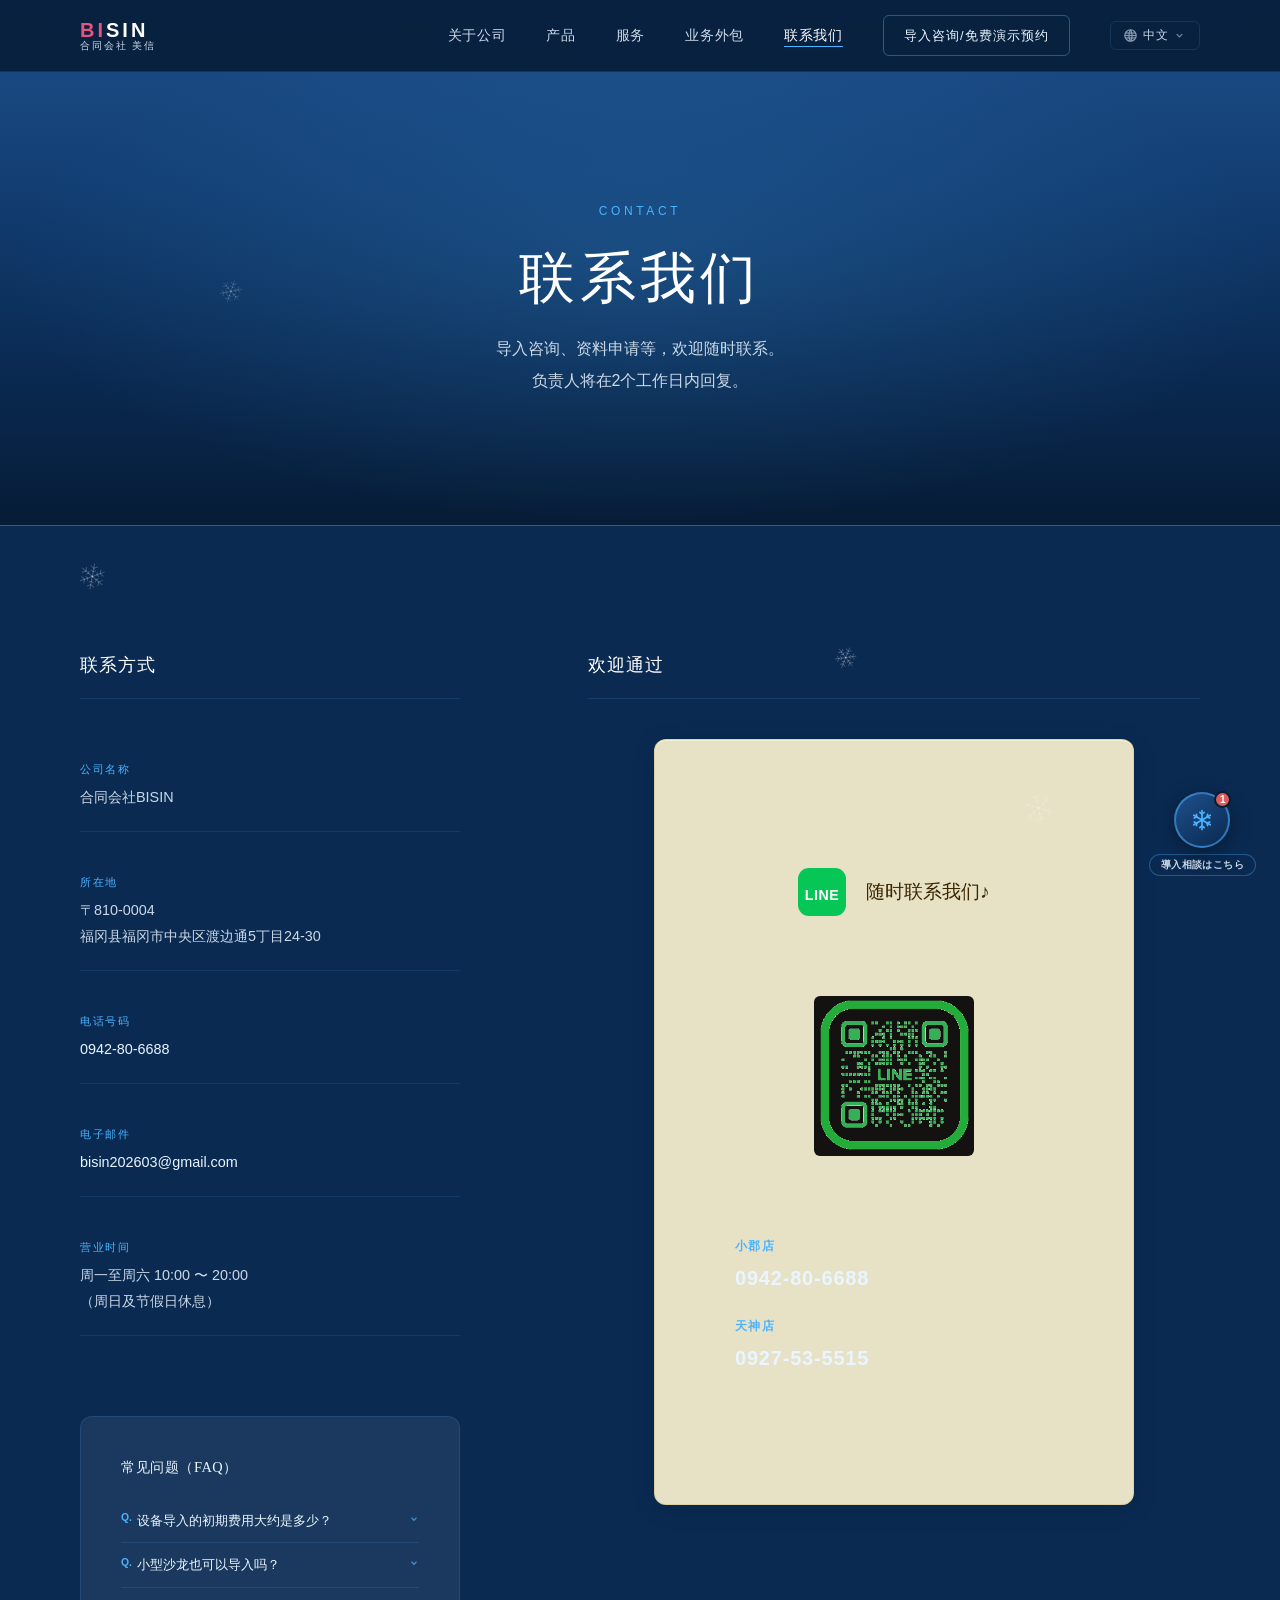
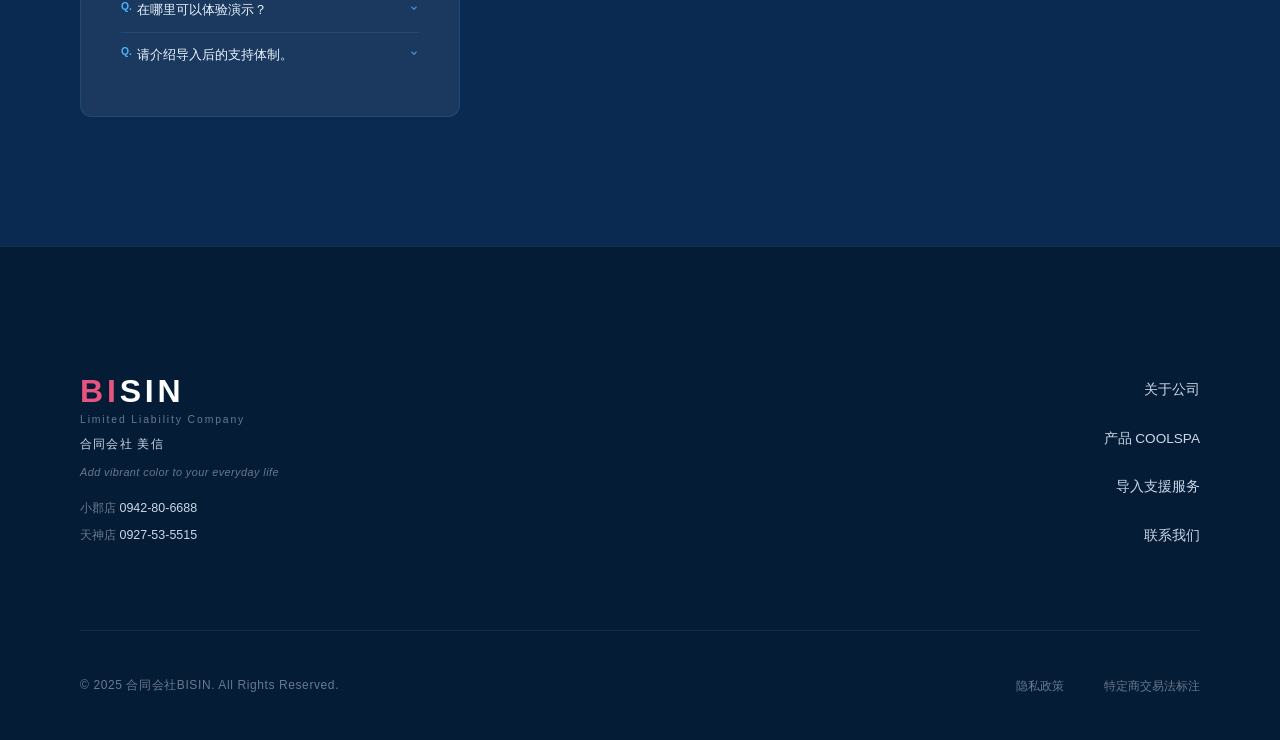
<file: contact.html>
<!DOCTYPE html>
<html lang="ja">
<head>
  <meta charset="UTF-8" />
  <meta name="viewport" content="width=device-width, initial-scale=1.0" />
  <meta name="description" content="合同会社BISINへのお問い合わせ｜COOLSPA導入相談・資料請求・デモ体験のご予約はこちら。" />
  <title>お問い合わせ | 合同会社BISIN</title>
  <link rel="stylesheet" href="css/style.css?v=10" />
</head>
<body>

  <header class="site-header">
    <nav class="nav" aria-label="メインナビゲーション">
      <a href="index.html" class="nav__logo">
        <span class="nav__logo-en"><span class="logo-bi">BI</span>SIN</span>
        <span class="nav__logo-ja" data-i18n="nav.logo.ja">合同会社 美信</span>
      </a>
      <ul class="nav__links">
        <li><a href="about.html" data-i18n="nav.about">会社について</a></li>
        <li><a href="product.html" data-i18n="nav.product">製品</a></li>
        <li><a href="service.html" data-i18n="nav.service">サービス</a></li>
        <li><a href="outsourcing.html" data-i18n="nav.outsourcing">業務委託</a></li>
        <li><a href="contact.html" class="nav__link--active" data-i18n="nav.contact">お問い合わせ</a></li>
      </ul>
      <a href="contact.html" class="nav__cta" data-i18n="nav.cta">無料相談</a>
      <div class="lang-picker" id="langPicker">
        <button class="lang-picker__trigger" aria-expanded="false" aria-haspopup="listbox" aria-label="言語選択">
          <svg class="lang-picker__globe" viewBox="0 0 16 16" fill="none" stroke="currentColor" stroke-width="1.5" xmlns="http://www.w3.org/2000/svg" aria-hidden="true"><circle cx="8" cy="8" r="7"/><path d="M8 1c-1.5 2.5-2 4.5-2 7s.5 4.5 2 7"/><path d="M8 1c1.5 2.5 2 4.5 2 7s-.5 4.5-2 7"/><path d="M1 8h14"/><path d="M2 5h12"/><path d="M2 11h12"/></svg>
          <span class="lang-picker__label">日本語</span>
          <svg class="lang-picker__chevron" viewBox="0 0 16 16" fill="none" stroke="currentColor" stroke-width="2" xmlns="http://www.w3.org/2000/svg" aria-hidden="true"><path d="M4 6l4 4 4-4"/></svg>
        </button>
        <div class="lang-picker__panel" role="listbox" aria-label="言語を選択">
          <div class="lang-picker__panel-header">Language</div>
          <button class="lang-picker__item lang-picker__item--active" role="option" aria-selected="true" data-lang="ja" data-label="日本語">
            <span class="lang-picker__code">JP</span><span class="lang-picker__name">日本語</span>
            <svg class="lang-picker__check" viewBox="0 0 16 16" fill="none" stroke="currentColor" stroke-width="2.5" xmlns="http://www.w3.org/2000/svg" aria-hidden="true"><path d="M3 8l4 4 6-7"/></svg>
          </button>
          <button class="lang-picker__item" role="option" aria-selected="false" data-lang="zh" data-label="中文">
            <span class="lang-picker__code">CN</span><span class="lang-picker__name">中文</span>
            <svg class="lang-picker__check" viewBox="0 0 16 16" fill="none" stroke="currentColor" stroke-width="2.5" xmlns="http://www.w3.org/2000/svg" aria-hidden="true"><path d="M3 8l4 4 6-7"/></svg>
          </button>
          <button class="lang-picker__item" role="option" aria-selected="false" data-lang="en" data-label="English">
            <span class="lang-picker__code">EN</span><span class="lang-picker__name">English</span>
            <svg class="lang-picker__check" viewBox="0 0 16 16" fill="none" stroke="currentColor" stroke-width="2.5" xmlns="http://www.w3.org/2000/svg" aria-hidden="true"><path d="M3 8l4 4 6-7"/></svg>
          </button>
        </div>
      </div>
      <button class="nav__hamburger" type="button" aria-label="メニューを開く">
        <span></span><span></span><span></span>
      </button>
    </nav>
  </header>

  <main>

    <section class="page-hero">
      <div class="container">
        <p class="page-hero__en">Contact</p>
        <h1 class="page-hero__title" data-i18n="contact.hero.title">お問い合わせ</h1>
        <p class="page-hero__desc" data-i18n-html="contact.hero.desc">導入相談・資料請求など、お気軽にご連絡ください。<br />担当者より2営業日以内にご返答いたします。</p>
      </div>
    </section>

    <section class="contact-section">
      <div class="container">
        <div class="contact-body">

          <aside class="contact-info">
            <h2 class="contact-info__title" data-i18n="contact.info.title">お問い合わせ先</h2>
            <address>
              <dl class="contact-info__list">
                <div class="contact-info__item">
                  <dt data-i18n="contact.info.company.label">会社名</dt>
                  <dd>合同会社BISIN</dd>
                </div>
                <div class="contact-info__item">
                  <dt data-i18n="contact.info.address.label">所在地</dt>
                  <dd data-i18n-html="contact.info.address.val">〒810-0004<br />福岡県福岡市中央区渡辺通５丁目２４−３０</dd>
                </div>
                <div class="contact-info__item">
                  <dt data-i18n="contact.info.tel.label">電話番号</dt>
                  <dd><a href="tel:0942806688">0942-80-6688</a></dd>
                </div>
                <div class="contact-info__item">
                  <dt data-i18n="contact.info.email.label">メール</dt>
                  <dd><a href="mailto:bisin202603@gmail.com">bisin202603@gmail.com</a></dd>
                </div>
                <div class="contact-info__item">
                  <dt data-i18n="contact.info.hours.label">営業時間</dt>
                  <dd data-i18n-html="contact.info.hours.val">月曜から土曜 10:00 〜 20:00<br />（日祝休）</dd>
                </div>
              </dl>
            </address>
            <div class="contact-info__note">
              <h3 data-i18n="contact.info.faq.title">よくあるご相談（FAQ）</h3>
              <dl class="faq-accordion">

                <div class="faq-accordion__item">
                  <dt>
                    <button class="faq-accordion__btn" type="button" aria-expanded="false">
                      <span class="faq-q-label">Q.</span><span data-i18n="contact.info.faq.q1">機器導入の初期費用はどのくらいですか？</span>
                      <svg class="faq-accordion__chevron" viewBox="0 0 16 16" fill="none" stroke="currentColor" stroke-width="2" xmlns="http://www.w3.org/2000/svg" aria-hidden="true"><path d="M4 6l4 4 4-4"/></svg>
                    </button>
                  </dt>
                  <dd class="faq-accordion__body" hidden data-i18n-html="contact.info.faq.a1">
                    <p>COOLSPA脂肪冷却マシンは、<mark class="faq-hl">50万円以下</mark>の初期費用で導入可能です。高額な美容機器と比べて導入ハードルが低く、個人サロンでも導入しやすい価格設定となっています。</p>
                    <p>また、回数券販売などの仕組みを活用することで、<mark class="faq-hl">数ヶ月〜半年程度で費用回収</mark>を目指すことも可能です。サロンの規模や客層に合わせた導入プランもご提案していますので、まずはお気軽にご相談ください。</p>
                  </dd>
                </div>

                <div class="faq-accordion__item">
                  <dt>
                    <button class="faq-accordion__btn" type="button" aria-expanded="false">
                      <span class="faq-q-label">Q.</span><span data-i18n="contact.info.faq.q2">小規模サロンでも導入できますか？</span>
                      <svg class="faq-accordion__chevron" viewBox="0 0 16 16" fill="none" stroke="currentColor" stroke-width="2" xmlns="http://www.w3.org/2000/svg" aria-hidden="true"><path d="M4 6l4 4 4-4"/></svg>
                    </button>
                  </dt>
                  <dd class="faq-accordion__body" hidden data-i18n-html="contact.info.faq.a2">
                    <p>はい、<mark class="faq-hl">1人〜少人数で運営されているサロン</mark>でも導入可能です。</p>
                    <p>COOLSPAは装着後に自動で施術を行う<mark class="faq-hl">「放置型マシン」</mark>のため、施術中はスタッフが付きっきりになる必要がありません。そのため、1人サロンでも他のお客様対応と同時に運用できるのが特徴です。</p>
                    <p>また、既存の施術ベッド周りに設置できるため、<mark class="faq-hl">特別なスペースや大掛かりな工事も不要</mark>です。</p>
                  </dd>
                </div>

                <div class="faq-accordion__item">
                  <dt>
                    <button class="faq-accordion__btn" type="button" aria-expanded="false">
                      <span class="faq-q-label">Q.</span><span data-i18n="contact.info.faq.q3">デモ体験はどこで受けられますか？</span>
                      <svg class="faq-accordion__chevron" viewBox="0 0 16 16" fill="none" stroke="currentColor" stroke-width="2" xmlns="http://www.w3.org/2000/svg" aria-hidden="true"><path d="M4 6l4 4 4-4"/></svg>
                    </button>
                  </dt>
                  <dd class="faq-accordion__body" hidden data-i18n-html="contact.info.faq.a3">
                    <p><mark class="faq-hl">無料</mark>デモ体験は、<mark class="faq-hl">小郡店または天神店</mark>で受けていただけます。</p>
                    <p>実際の機器を使った施術体験に加え、マシン操作説明・メニュー作りのポイント・サロン導入シミュレーションなどを<mark class="faq-hl">約60〜90分</mark>でご案内します。</p>
                    <p>遠方のサロン様には、条件により<mark class="faq-hl">出張デモ</mark>も対応可能です。</p>
                  </dd>
                </div>

                <div class="faq-accordion__item">
                  <dt>
                    <button class="faq-accordion__btn" type="button" aria-expanded="false">
                      <span class="faq-q-label">Q.</span><span data-i18n="contact.info.faq.q4">導入後のサポート体制を教えてください。</span>
                      <svg class="faq-accordion__chevron" viewBox="0 0 16 16" fill="none" stroke="currentColor" stroke-width="2" xmlns="http://www.w3.org/2000/svg" aria-hidden="true"><path d="M4 6l4 4 4-4"/></svg>
                    </button>
                  </dt>
                  <dd class="faq-accordion__body" hidden data-i18n-html="contact.info.faq.a4">
                    <p>BISINでは、導入後も安心して運用できるように継続的なサポート体制を整えています。</p>
                    <ul>
                      <li>導入時の操作研修・マニュアル提供</li>
                      <li>メニュー設計や価格設定のアドバイス</li>
                      <li><mark class="faq-hl">電話・LINEによる随時サポート</mark></li>
                      <li><mark class="faq-hl">1年間メーカー保証付き</mark></li>
                      <li><mark class="faq-hl">エリアにより迅速な代替機対応可能</mark></li>
                    </ul>
                    <p>機器導入だけでなく、売上を作るメニュー設計や運用相談までサポートしています。</p>
                  </dd>
                </div>

              </dl>
            </div>
          </aside>

          <div class="contact-line-wrap">
            <h2 class="contact-line-wrap__title" data-i18n="line.before">お問い合わせは</h2>
            <div class="contact-line-card">
              <div class="contact-line-card__top">
                <span class="line-banner__line-icon" aria-label="LINE">
                  <svg viewBox="0 0 44 44" xmlns="http://www.w3.org/2000/svg"><rect width="44" height="44" rx="10" fill="#06C755"/><text x="22" y="29" text-anchor="middle" fill="white" font-family="Arial,sans-serif" font-weight="bold" font-size="13" letter-spacing="0.5">LINE</text></svg>
                </span>
                <span class="contact-line-card__tagline" data-i18n="line.after">でいつでも♪</span>
              </div>
              <div class="contact-line-card__qr">
                <img src="assets/line-qr.png" alt="LINE QRコード" width="160" height="160" />
              </div>
              <div class="contact-line-card__stores">
                <div class="line-banner__store">
                  <span class="line-banner__store-name" data-i18n="line.ogori">小郡店</span>
                  <a href="tel:0942806688" class="line-banner__tel">0942-80-6688</a>
                </div>
                <div class="line-banner__store">
                  <span class="line-banner__store-name" data-i18n="line.tenjin">天神店</span>
                  <a href="tel:0927535515" class="line-banner__tel">0927-53-5515</a>
                </div>
              </div>
            </div>
          </div>

        </div>
      </div>
    </section>

  </main>

  <footer class="site-footer">
    <div class="container">
      <div class="footer__body">
        <div class="footer__brand">
          <p class="footer__logo-mark"><span class="logo-bi">BI</span>SIN</p>
          <p class="footer__logo-llc">Limited Liability Company</p>
          <p class="footer__logo-ja" data-i18n="nav.logo.ja">合同会社 美信</p>
          <p class="footer__tagline">Add vibrant color to your everyday life</p>
          <div class="footer__stores">
            <span><span data-i18n="line.ogori">小郡店</span> <a href="tel:0942806688">0942-80-6688</a></span>
            <span><span data-i18n="line.tenjin">天神店</span> <a href="tel:0927535515">0927-53-5515</a></span>
          </div>
        </div>
        <nav class="footer__nav" aria-label="フッターナビゲーション">
          <ul>
            <li><a href="about.html" data-i18n="footer.nav.about">会社について</a></li>
            <li><a href="product.html" data-i18n="footer.nav.product">製品 COOLSPA</a></li>
            <li><a href="service.html" data-i18n="footer.nav.service">導入支援サービス</a></li>
            <li><a href="contact.html" data-i18n="footer.nav.contact">お問い合わせ</a></li>
          </ul>
        </nav>
      </div>
      <div class="footer__bottom">
        <p class="footer__copy">&copy; 2025 合同会社BISIN. All Rights Reserved.</p>
        <ul class="footer__legal">
          <li><a href="#" data-i18n="footer.privacy">プライバシーポリシー</a></li>
          <li><a href="#" data-i18n="footer.legal">特定商取引法に基づく表記</a></li>
        </ul>
      </div>
    </div>
  </footer>

  <script src="js/i18n.js?v=5"></script>
  <script src="js/main.js?v=6"></script>
  <script src="js/particles.js?v=5"></script>
  <script>
    document.querySelectorAll('.faq-accordion__btn').forEach(function(btn) {
      btn.addEventListener('click', function() {
        var isOpen = this.getAttribute('aria-expanded') === 'true';
        var body = this.closest('.faq-accordion__item').querySelector('.faq-accordion__body');
        this.setAttribute('aria-expanded', isOpen ? 'false' : 'true');
        body.hidden = isOpen;
        // 開くたびに現在の言語を再適用（モバイルキャッシュ対策）
        if (!isOpen && window.BISIN_I18N) {
          var lang = localStorage.getItem('bisin-lang') || 'ja';
          var key = body.getAttribute('data-i18n-html');
          var t = BISIN_I18N.TRANSLATIONS[lang];
          if (key && t && t[key] !== undefined) {
            body.innerHTML = t[key];
          }
        }
      });
    });
  </script>

  <link rel="stylesheet" href="css/chatbot.css" />
  <script src="js/chatbot.js"></script>
</body>
</html>
</file>
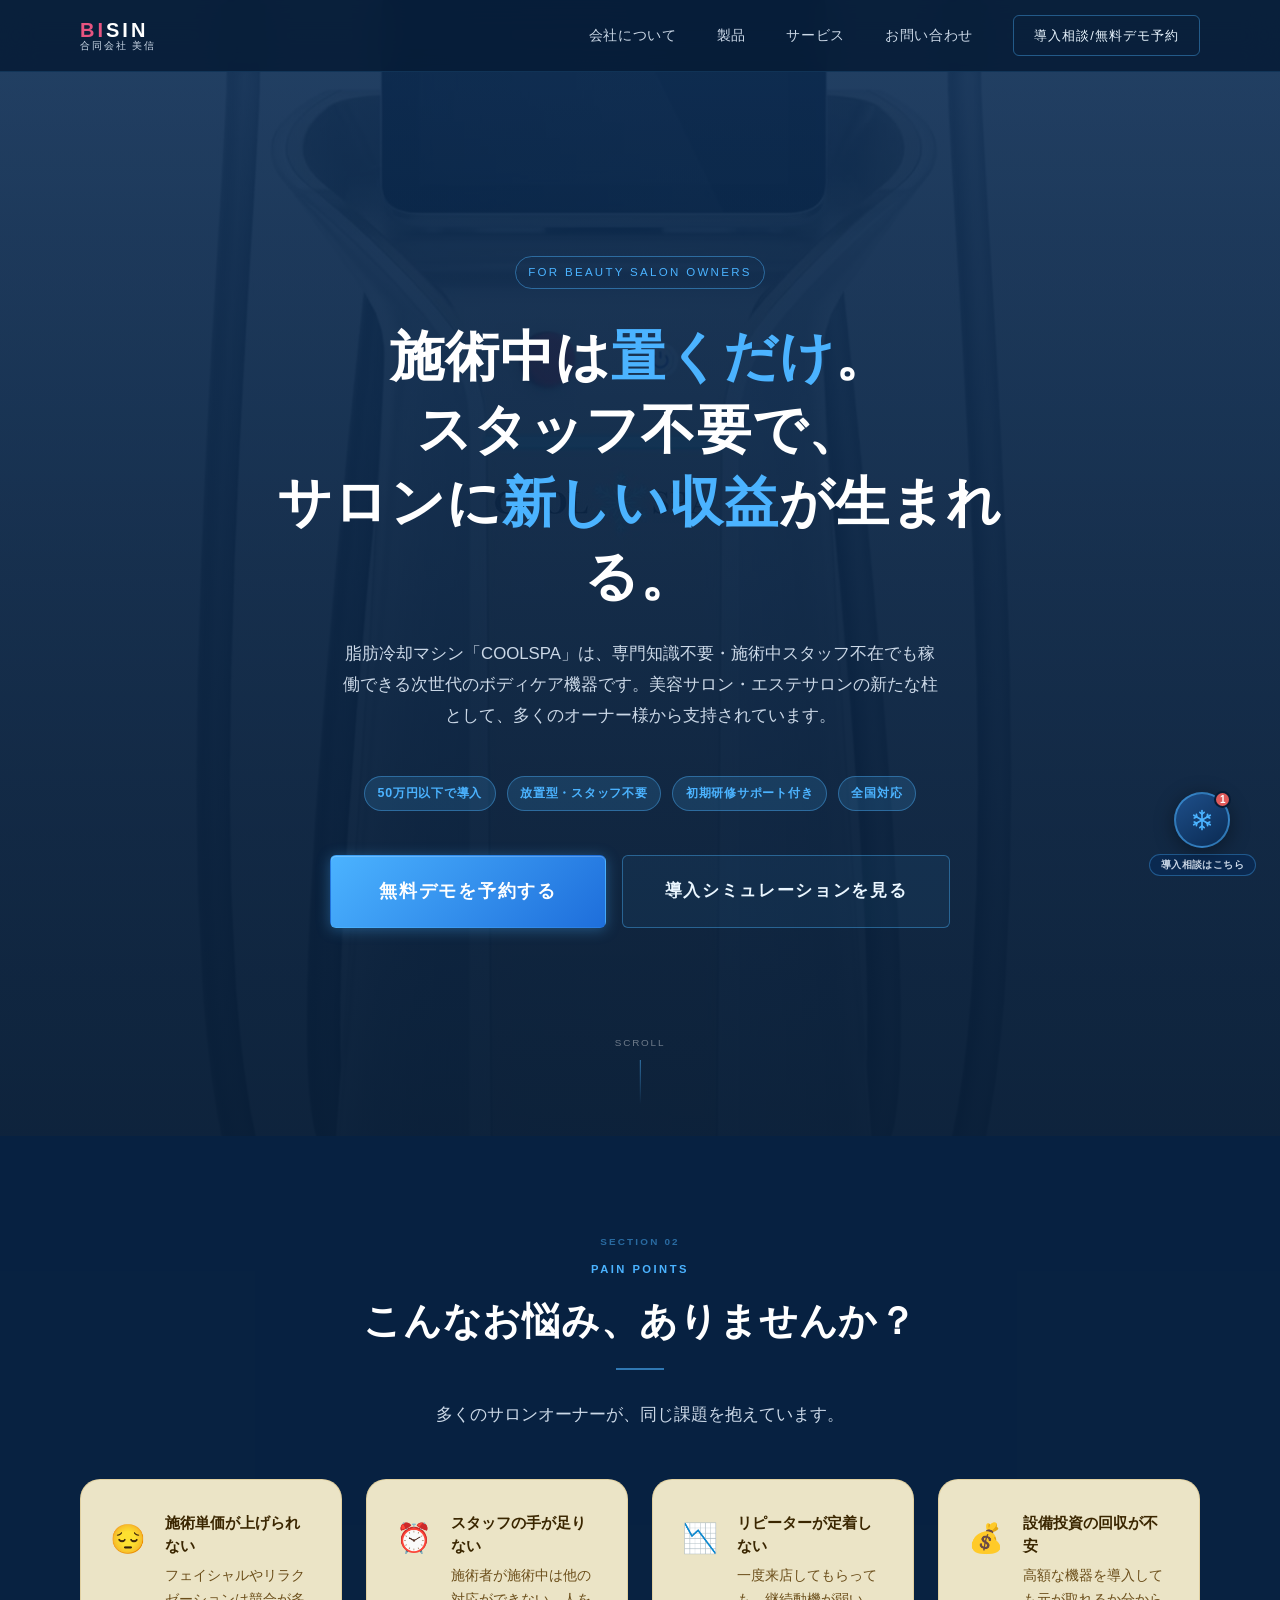
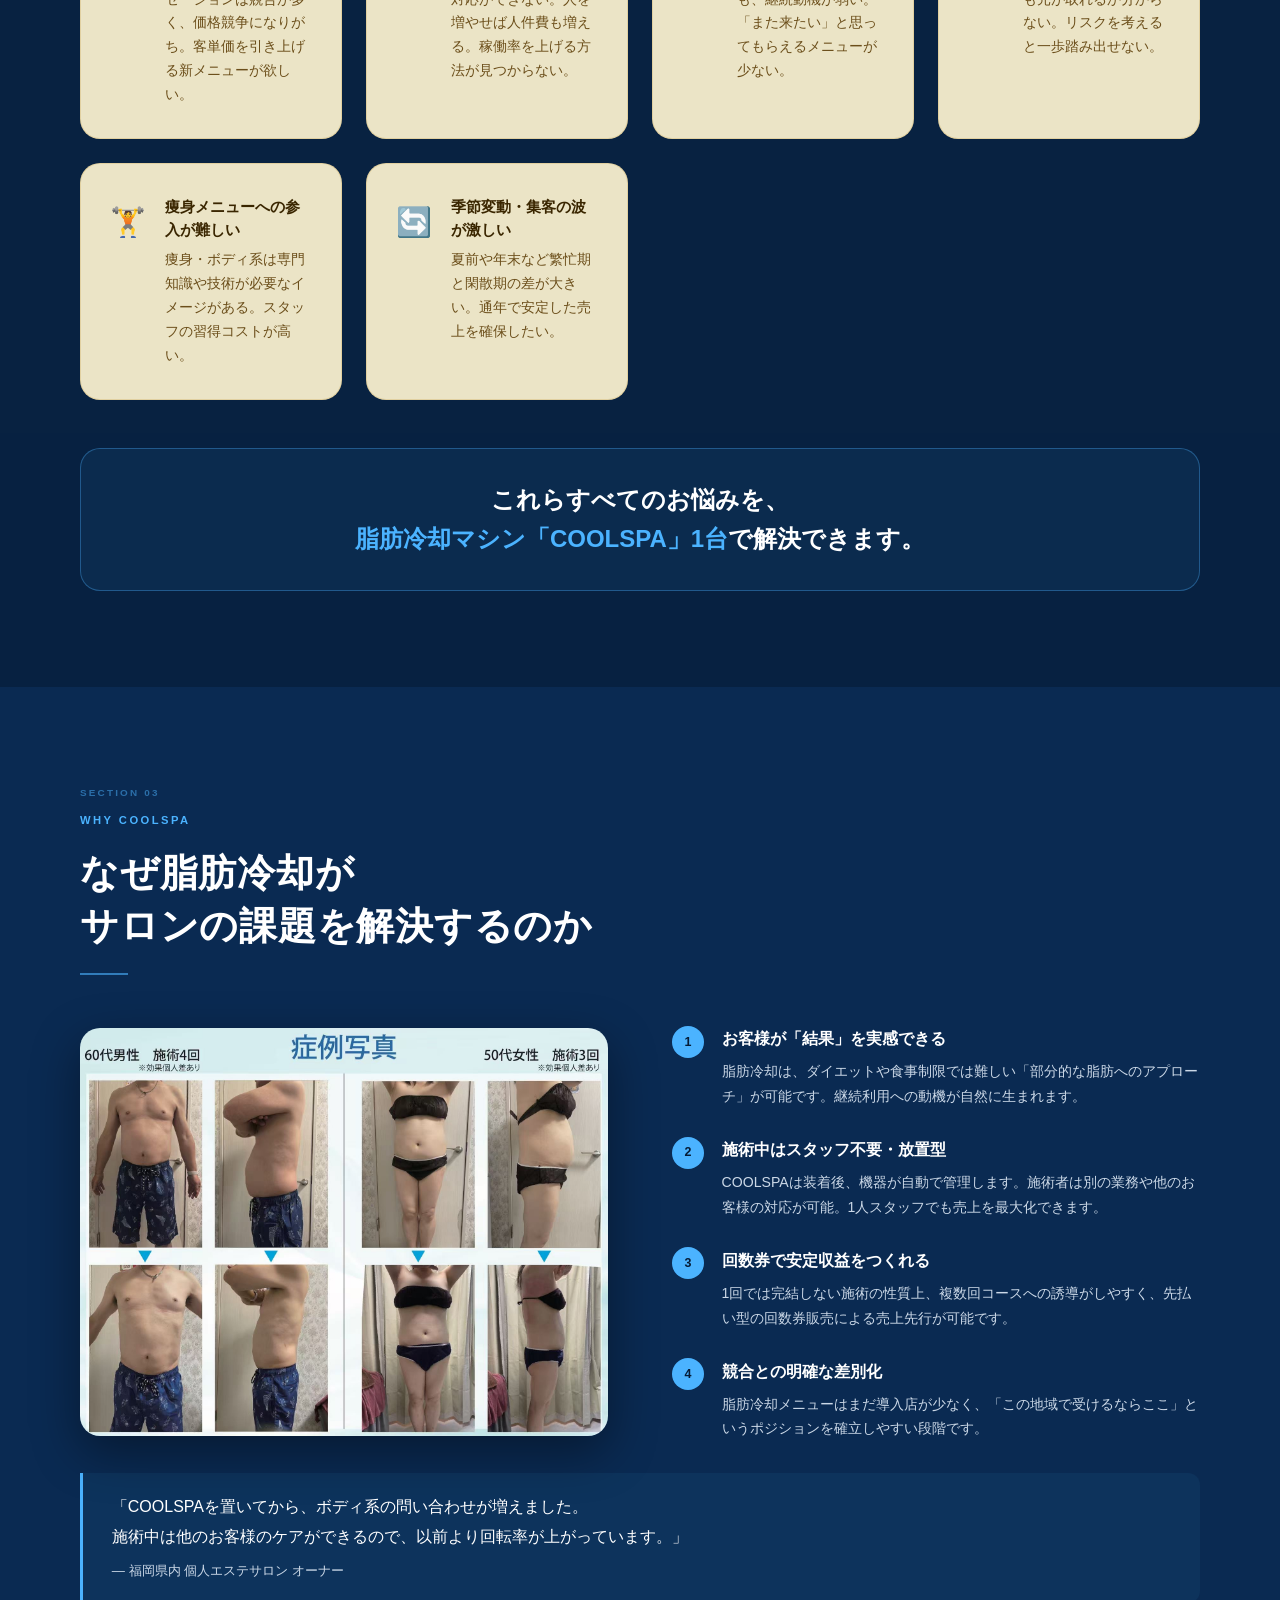
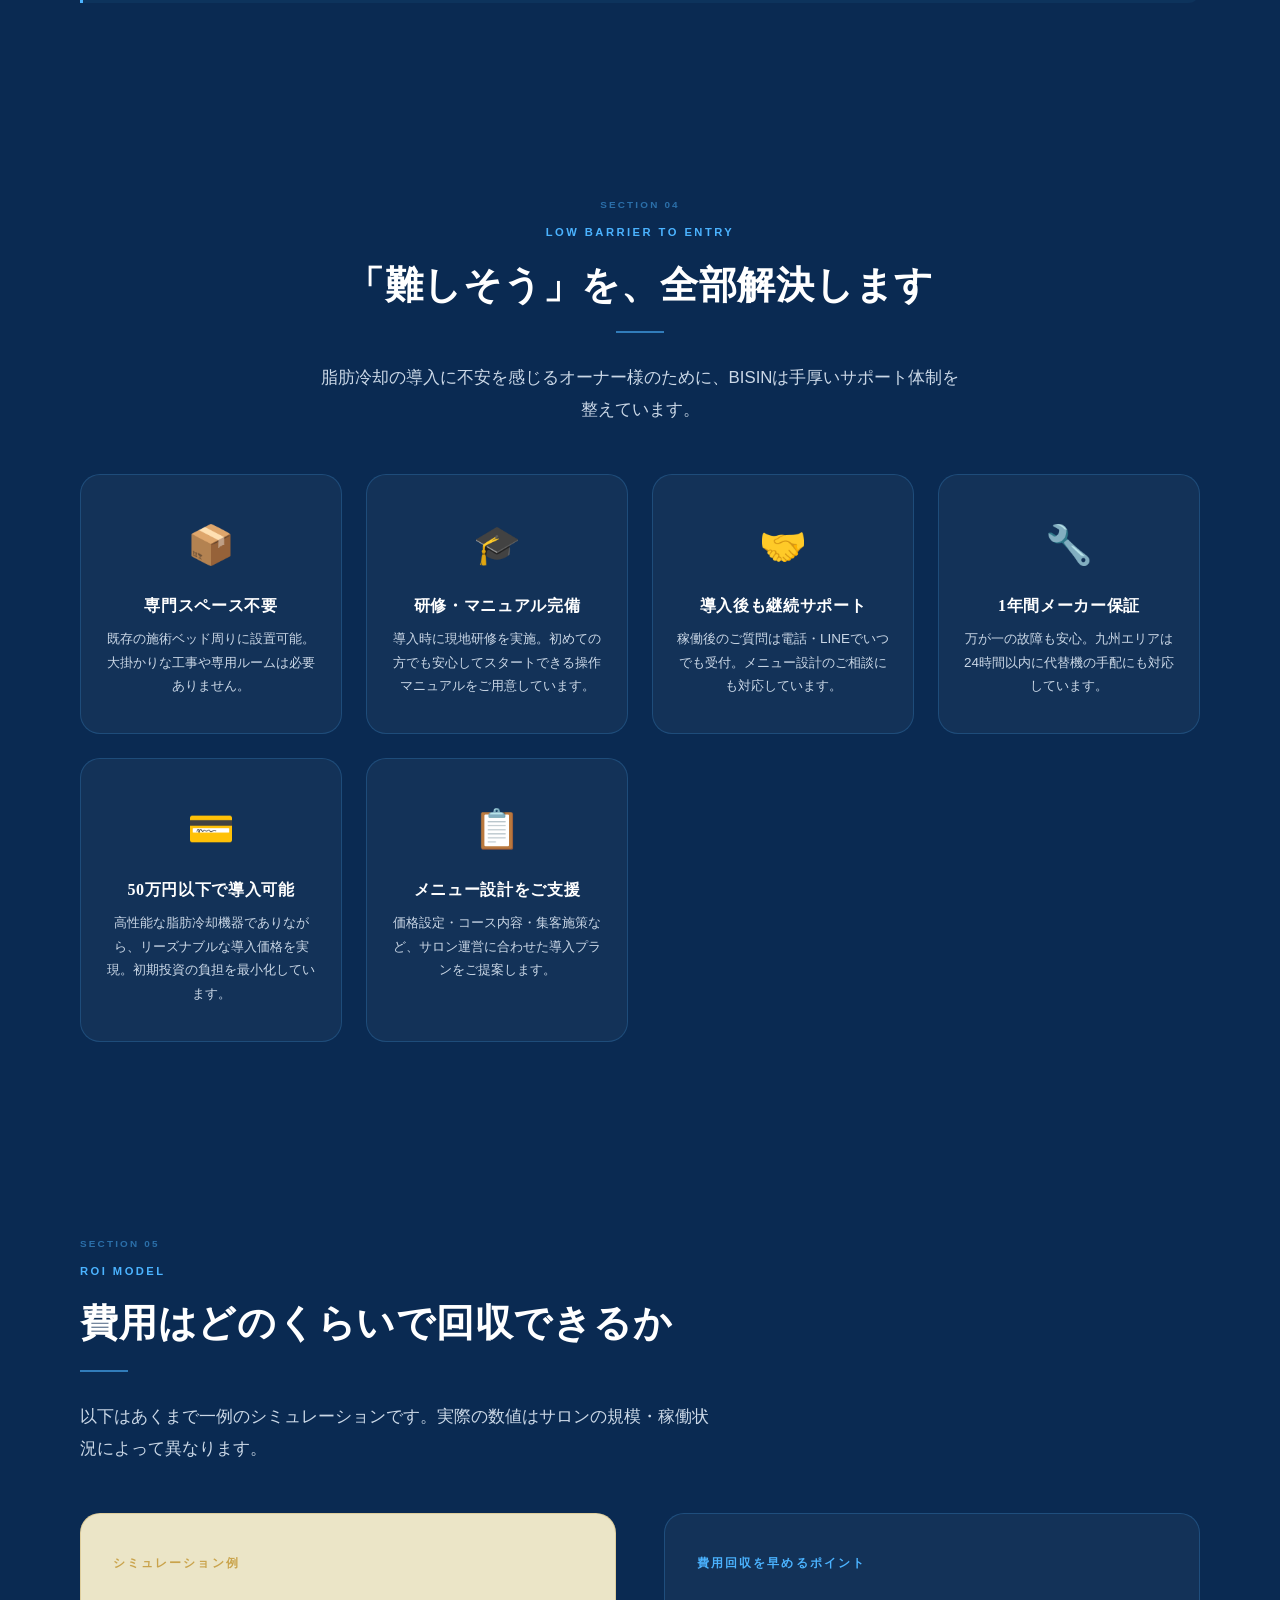
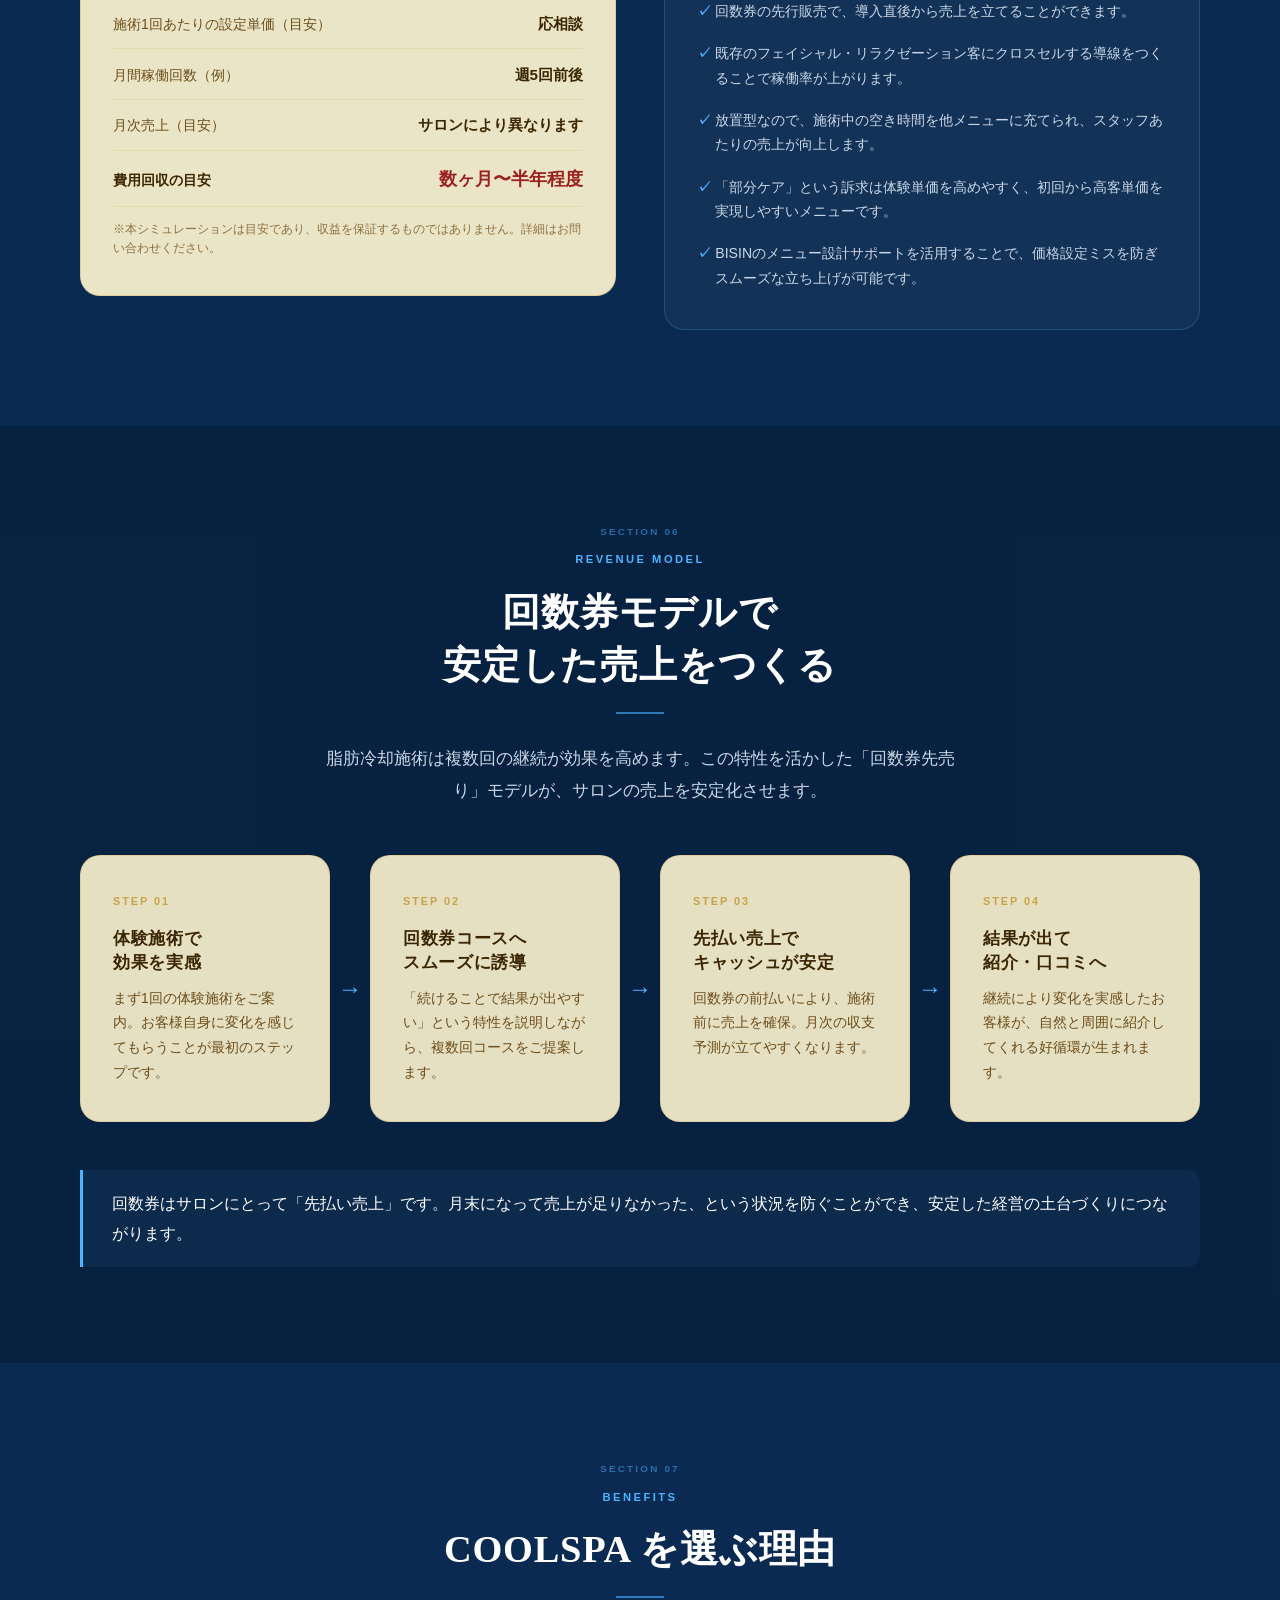
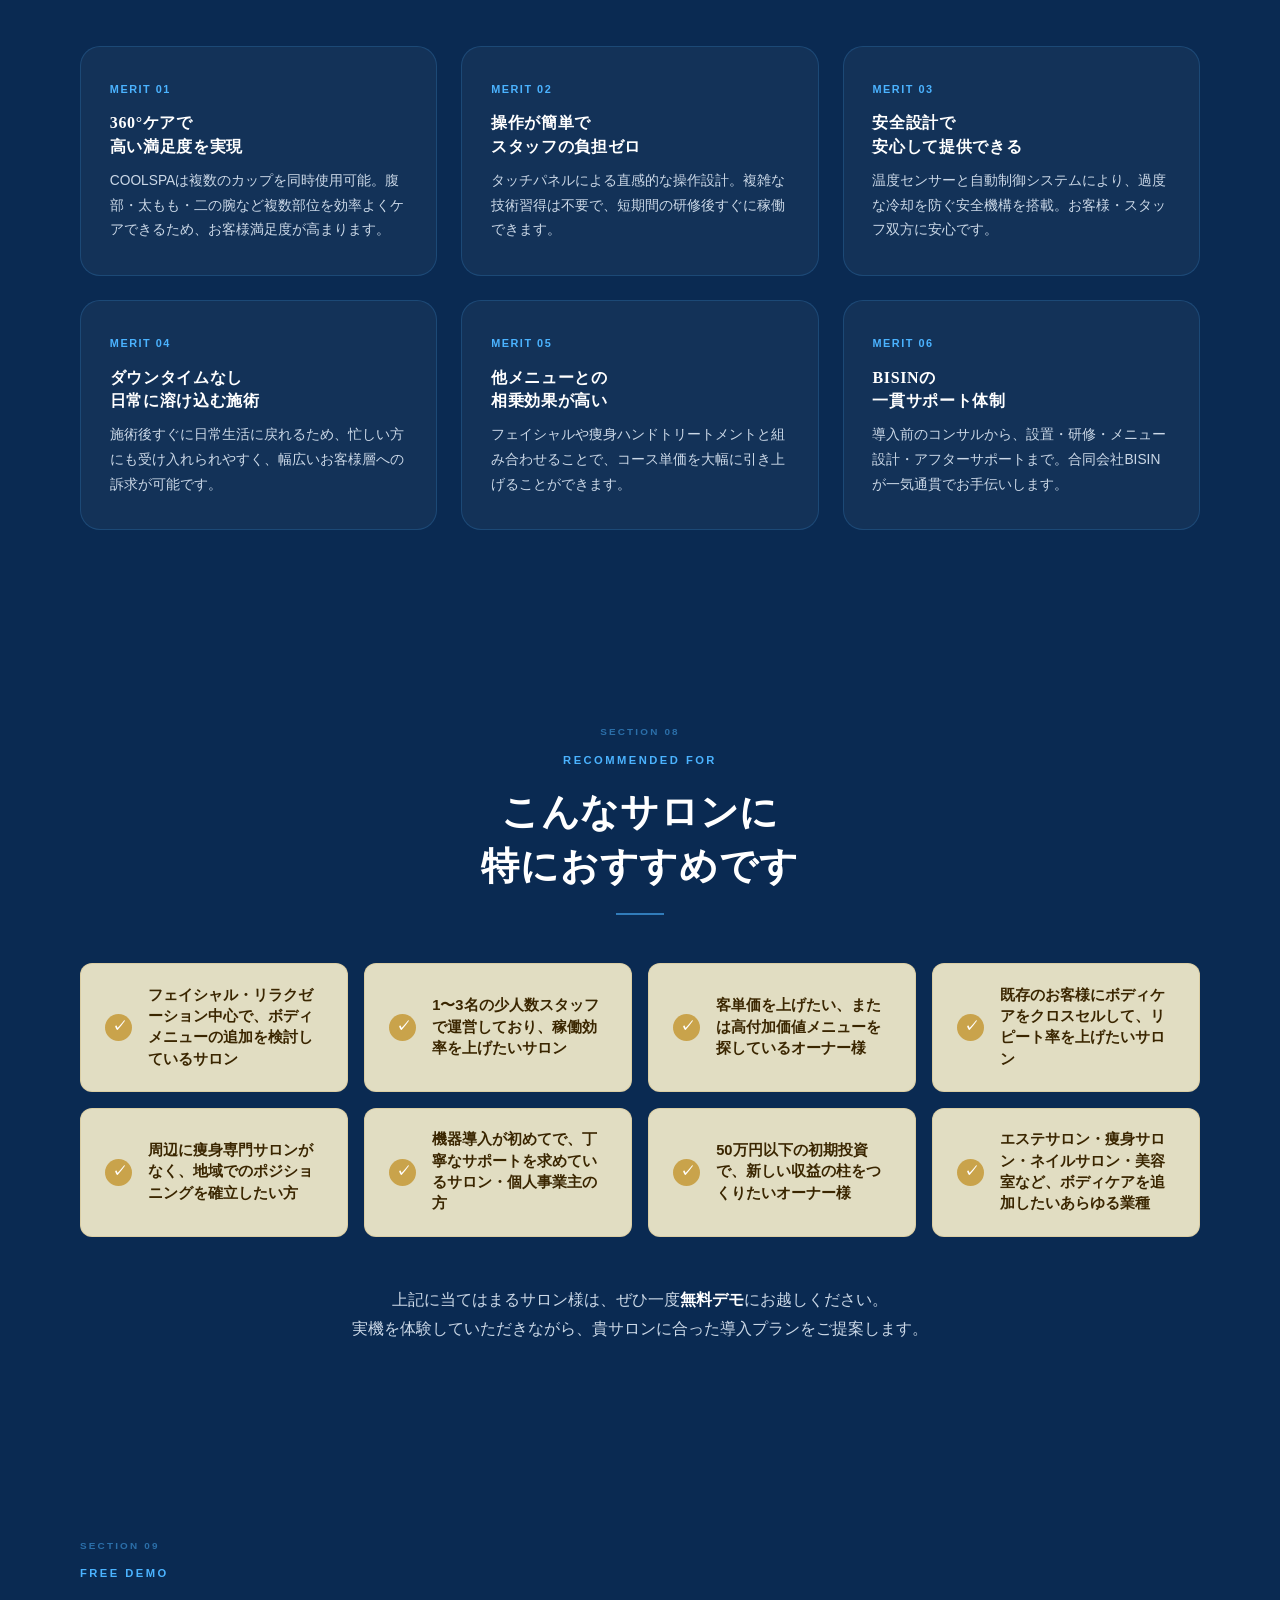
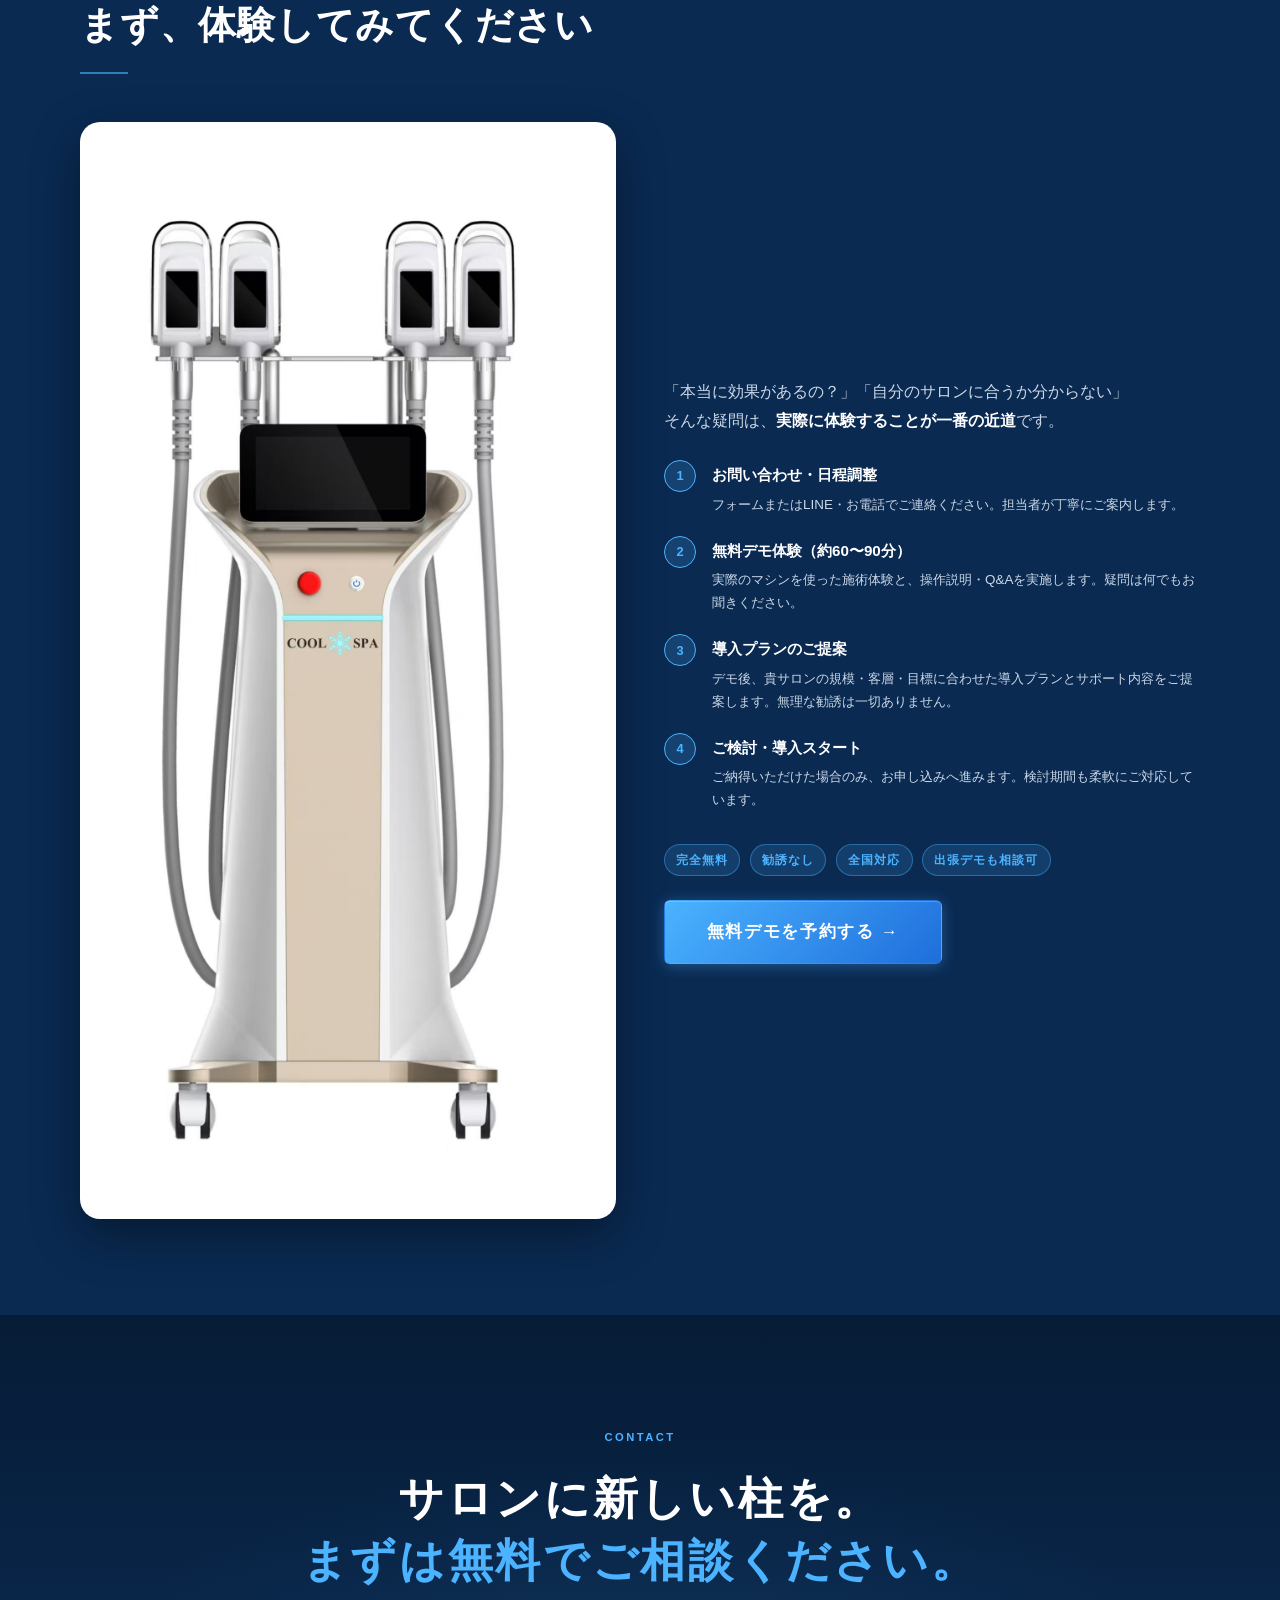
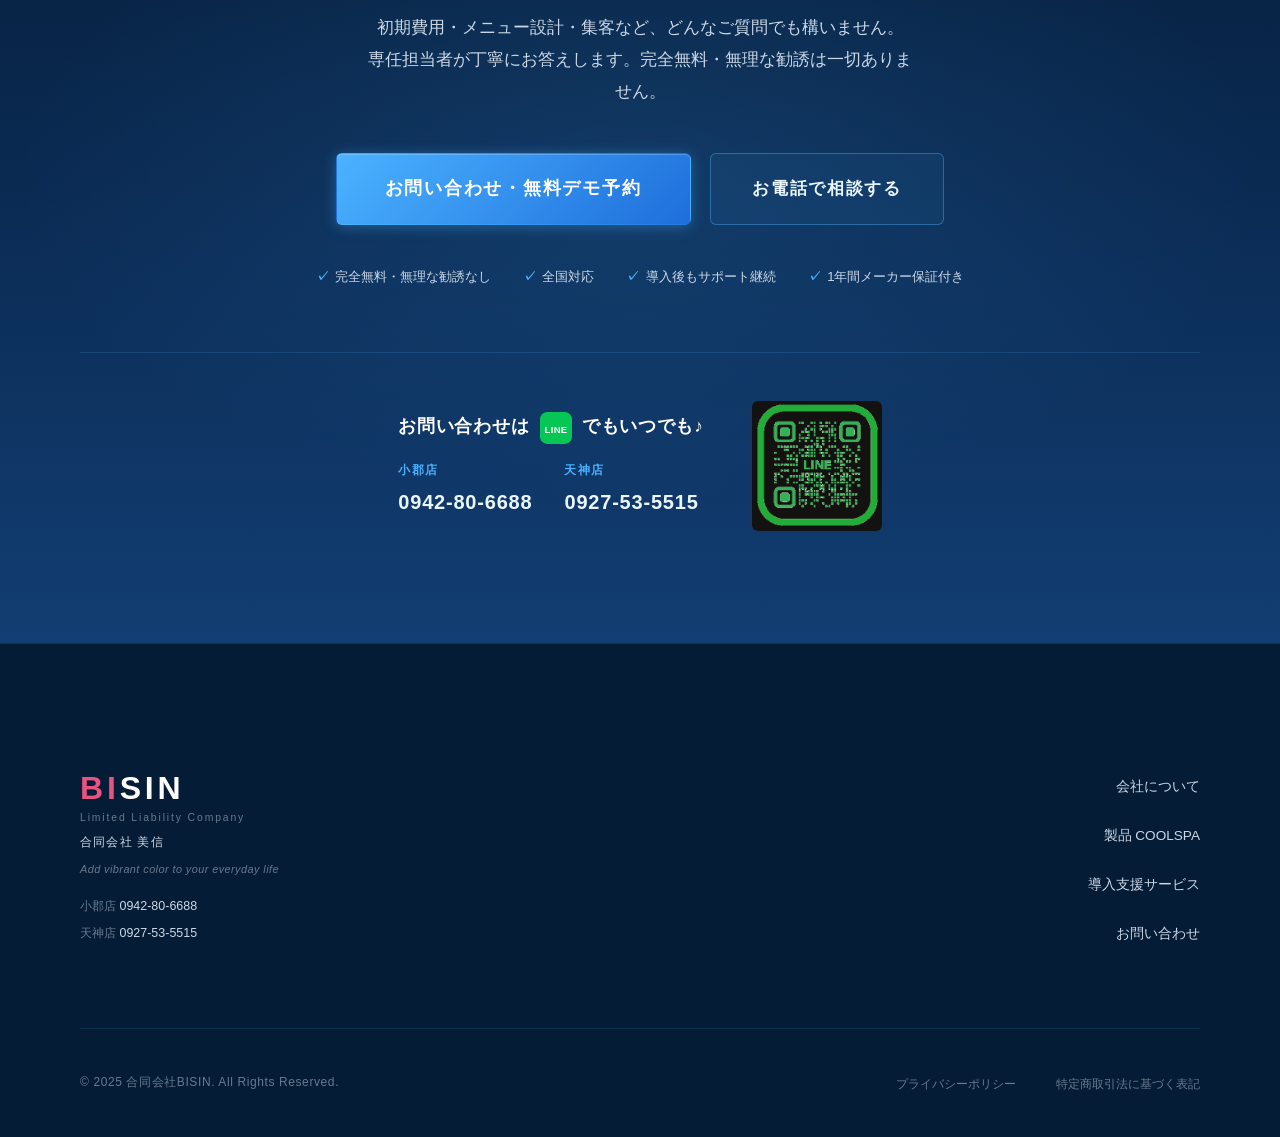
<file: lp.html>
<!DOCTYPE html>
<html lang="ja">
<head>
  <meta charset="UTF-8" />
  <meta name="viewport" content="width=device-width, initial-scale=1.0" />
  <meta name="description" content="脂肪冷却マシン COOLSPA｜美容サロン・エステサロン向け導入LP。50万円以下で導入可能。放置型・スタッフ負担ゼロ。無料デモ受付中。" />
  <title>COOLSPA 脂肪冷却マシン導入 | 合同会社BISIN</title>
  <link rel="stylesheet" href="css/style.css?v=10" />
  <style>
    /* ── LP OVERRIDES & UNIQUE SECTIONS ────────────────────── */

    /* Hero */
    .lp-hero {
      position: relative;
      min-height: 100svh;
      display: flex;
      align-items: center;
      justify-content: center;
      overflow: hidden;
      background: var(--gradient-hero);
      text-align: center;
    }
    .lp-hero__bg {
      position: absolute;
      inset: 0;
      background: url('assets/machine.jpg') center/cover no-repeat;
      opacity: 0.18;
    }
    .lp-hero__overlay {
      position: absolute;
      inset: 0;
      background: linear-gradient(180deg, rgba(6,28,54,0.55) 0%, rgba(6,28,54,0.82) 100%);
    }
    .lp-hero__content {
      position: relative;
      z-index: 2;
      padding: 8rem 1.5rem 5rem;
      max-width: 820px;
    }
    .lp-hero__eyebrow {
      display: inline-block;
      font-size: 0.72rem;
      letter-spacing: 0.2em;
      text-transform: uppercase;
      color: var(--color-primary);
      border: 1px solid rgba(75,179,255,0.45);
      padding: 0.35em 1.1em;
      border-radius: 2em;
      margin-bottom: 2rem;
    }
    .lp-hero__catch {
      font-size: clamp(2rem, 5vw, 3.4rem);
      font-weight: 700;
      line-height: 1.35;
      color: #fff;
      margin-bottom: 1.5rem;
      letter-spacing: 0.02em;
    }
    .lp-hero__catch em {
      font-style: normal;
      color: var(--color-primary);
    }
    .lp-hero__sub {
      font-size: 1.05rem;
      color: var(--color-text-muted);
      line-height: 1.85;
      margin-bottom: 2.8rem;
      max-width: 600px;
      margin-left: auto;
      margin-right: auto;
    }
    .lp-hero__badges {
      display: flex;
      flex-wrap: wrap;
      gap: 0.7rem;
      justify-content: center;
      margin-bottom: 2.8rem;
    }
    .lp-badge {
      font-size: 0.78rem;
      font-weight: 600;
      letter-spacing: 0.06em;
      padding: 0.4em 1em;
      border-radius: 2em;
      background: rgba(75,179,255,0.15);
      border: 1px solid rgba(75,179,255,0.4);
      color: var(--color-primary);
    }
    .lp-hero__cta {
      display: flex;
      flex-wrap: wrap;
      gap: 1rem;
      justify-content: center;
    }
    .lp-hero__scroll {
      position: absolute;
      bottom: 2rem;
      left: 50%;
      transform: translateX(-50%);
      display: flex;
      flex-direction: column;
      align-items: center;
      gap: 0.5rem;
      font-size: 0.62rem;
      letter-spacing: 0.18em;
      color: rgba(255,255,255,0.4);
      z-index: 2;
    }
    .lp-hero__scroll-line {
      width: 1px;
      height: 44px;
      background: linear-gradient(to bottom, rgba(75,179,255,0.6), transparent);
      animation: scrollPulse 2s ease-in-out infinite;
    }
    @keyframes scrollPulse {
      0%, 100% { opacity: 0.4; transform: scaleY(1); }
      50% { opacity: 1; transform: scaleY(0.6); }
    }

    /* ── LP SECTION BASE ── */
    .lp-section {
      padding: 6rem 0;
    }
    .lp-section--dark {
      background: rgba(6,28,54,0.6);
    }
    .lp-section--alt {
      background: rgba(10,42,82,0.5);
    }
    .lp-eyebrow {
      font-size: 0.7rem;
      letter-spacing: 0.22em;
      text-transform: uppercase;
      color: var(--color-primary);
      margin-bottom: 0.9rem;
      font-weight: 600;
    }
    .lp-title {
      font-size: clamp(1.6rem, 3.5vw, 2.4rem);
      font-weight: 700;
      color: #fff;
      line-height: 1.4;
      margin-bottom: 1.2rem;
      letter-spacing: 0.02em;
    }
    .lp-lead {
      font-size: 1.05rem;
      color: var(--color-text-muted);
      line-height: 1.9;
      max-width: 640px;
    }
    .lp-center {
      text-align: center;
    }
    .lp-center .lp-lead {
      margin-left: auto;
      margin-right: auto;
    }

    /* ── 02 PAIN POINTS ── */
    .lp-pain__grid {
      display: grid;
      grid-template-columns: repeat(auto-fit, minmax(260px, 1fr));
      gap: 1.5rem;
      margin-top: 3rem;
    }
    .lp-pain-card {
      background: rgba(255,246,210,0.92);
      border: 1px solid rgba(201,163,75,0.30);
      border-radius: var(--radius-lg);
      padding: 2rem 1.8rem;
      display: flex;
      gap: 1.2rem;
      align-items: flex-start;
      backdrop-filter: blur(8px);
    }
    .lp-pain-card__icon {
      font-size: 1.8rem;
      flex-shrink: 0;
      margin-top: 0.1rem;
    }
    .lp-pain-card__title {
      font-size: 0.95rem;
      font-weight: 700;
      color: #3A2600;
      margin-bottom: 0.4rem;
      line-height: 1.5;
    }
    .lp-pain-card__body {
      font-size: 0.85rem;
      color: #6B4E1A;
      line-height: 1.75;
    }
    .lp-pain__resolve {
      margin-top: 3rem;
      text-align: center;
      padding: 2rem 1.5rem;
      border: 1px solid rgba(75,179,255,0.35);
      border-radius: var(--radius-lg);
      background: rgba(75,179,255,0.07);
    }
    .lp-pain__resolve-text {
      font-size: clamp(1.1rem, 2.5vw, 1.5rem);
      font-weight: 700;
      color: #fff;
      line-height: 1.6;
    }
    .lp-pain__resolve-text em {
      font-style: normal;
      color: var(--color-primary);
    }

    /* ── 03 WHY CRYO ── */
    .lp-why__layout {
      display: grid;
      grid-template-columns: 1fr 1fr;
      gap: 4rem;
      align-items: center;
      margin-top: 3rem;
    }
    .lp-why__img {
      border-radius: var(--radius-lg);
      overflow: hidden;
      box-shadow: 0 16px 48px rgba(0,0,0,0.4);
    }
    .lp-why__img img {
      width: 100%;
      height: auto;
      display: block;
    }
    .lp-why__points {
      display: flex;
      flex-direction: column;
      gap: 1.6rem;
    }
    .lp-why-point {
      display: flex;
      gap: 1.1rem;
      align-items: flex-start;
    }
    .lp-why-point__num {
      width: 2rem;
      height: 2rem;
      flex-shrink: 0;
      border-radius: 50%;
      background: var(--color-primary);
      color: #061C36;
      font-weight: 700;
      font-size: 0.78rem;
      display: flex;
      align-items: center;
      justify-content: center;
      margin-top: 0.15rem;
    }
    .lp-why-point__title {
      font-size: 1rem;
      font-weight: 700;
      color: #fff;
      margin-bottom: 0.3rem;
    }
    .lp-why-point__body {
      font-size: 0.88rem;
      color: var(--color-text-muted);
      line-height: 1.75;
    }
    @media (max-width: 768px) {
      .lp-why__layout {
        grid-template-columns: 1fr;
        gap: 2rem;
      }
    }

    /* ── 04 LOW BARRIER ── */
    .lp-barrier__grid {
      display: grid;
      grid-template-columns: repeat(auto-fit, minmax(230px, 1fr));
      gap: 1.5rem;
      margin-top: 3rem;
    }
    .lp-barrier-card {
      text-align: center;
      padding: 2.2rem 1.5rem;
      border-radius: var(--radius-lg);
      background: rgba(255,255,255,0.04);
      border: 1px solid rgba(75,179,255,0.2);
      transition: border-color 0.25s;
    }
    .lp-barrier-card:hover {
      border-color: rgba(75,179,255,0.5);
    }
    .lp-barrier-card__icon {
      font-size: 2.4rem;
      margin-bottom: 1rem;
    }
    .lp-barrier-card__title {
      font-size: 1rem;
      font-weight: 700;
      color: #fff;
      margin-bottom: 0.6rem;
      line-height: 1.4;
    }
    .lp-barrier-card__body {
      font-size: 0.84rem;
      color: var(--color-text-muted);
      line-height: 1.75;
    }

    /* ── 05 ROI MODEL ── */
    .lp-roi__layout {
      display: grid;
      grid-template-columns: 1fr 1fr;
      gap: 3rem;
      margin-top: 3rem;
      align-items: start;
    }
    .lp-roi__box {
      border-radius: var(--radius-lg);
      padding: 2.4rem 2rem;
    }
    .lp-roi__box--sim {
      background: rgba(255,246,210,0.92);
      border: 1px solid rgba(201,163,75,0.35);
    }
    .lp-roi__box--note {
      background: rgba(255,255,255,0.04);
      border: 1px solid rgba(75,179,255,0.22);
    }
    .lp-roi__box-title {
      font-size: 0.72rem;
      font-weight: 700;
      letter-spacing: 0.18em;
      text-transform: uppercase;
      margin-bottom: 1.5rem;
      color: var(--color-primary);
    }
    .lp-roi__box--sim .lp-roi__box-title {
      color: #C9A34B;
    }
    .lp-roi__row {
      display: flex;
      justify-content: space-between;
      align-items: baseline;
      padding: 0.7rem 0;
      border-bottom: 1px solid rgba(201,163,75,0.2);
      gap: 1rem;
    }
    .lp-roi__row:last-child {
      border-bottom: none;
    }
    .lp-roi__row-label {
      font-size: 0.88rem;
      color: #6B4E1A;
      flex: 1;
    }
    .lp-roi__row-val {
      font-size: 0.95rem;
      font-weight: 700;
      color: #3A2600;
      text-align: right;
    }
    .lp-roi__row--total .lp-roi__row-label {
      font-weight: 700;
      color: #3A2600;
    }
    .lp-roi__row--total .lp-roi__row-val {
      color: #9B2020;
      font-size: 1.15rem;
    }
    .lp-roi__disclaimer {
      font-size: 0.72rem;
      color: #8C7040;
      margin-top: 0.8rem;
      line-height: 1.6;
    }
    .lp-roi__note-list {
      list-style: none;
      padding: 0;
      margin: 0;
      display: flex;
      flex-direction: column;
      gap: 1.1rem;
    }
    .lp-roi__note-list li {
      font-size: 0.88rem;
      color: var(--color-text-muted);
      line-height: 1.75;
      padding-left: 1.3em;
      position: relative;
    }
    .lp-roi__note-list li::before {
      content: '✓';
      position: absolute;
      left: 0;
      color: var(--color-primary);
      font-weight: 700;
    }
    @media (max-width: 768px) {
      .lp-roi__layout {
        grid-template-columns: 1fr;
      }
    }

    /* ── 06 REVENUE MODEL ── */
    .lp-revenue__cards {
      display: grid;
      grid-template-columns: repeat(auto-fit, minmax(260px, 1fr));
      gap: 1.5rem;
      margin-top: 3rem;
    }
    .lp-revenue-card {
      border-radius: var(--radius-lg);
      padding: 2.2rem 2rem;
      background: rgba(255,246,210,0.90);
      border: 1px solid rgba(201,163,75,0.30);
      backdrop-filter: blur(8px);
    }
    .lp-revenue-card__step {
      font-size: 0.68rem;
      font-weight: 700;
      letter-spacing: 0.18em;
      color: #C9A34B;
      text-transform: uppercase;
      margin-bottom: 0.9rem;
    }
    .lp-revenue-card__title {
      font-size: 1.05rem;
      font-weight: 700;
      color: #3A2600;
      margin-bottom: 0.7rem;
      line-height: 1.45;
    }
    .lp-revenue-card__body {
      font-size: 0.86rem;
      color: #6B4E1A;
      line-height: 1.8;
    }
    .lp-revenue__arrow {
      display: flex;
      align-items: center;
      justify-content: center;
      font-size: 1.5rem;
      color: var(--color-primary);
      align-self: center;
    }
    .lp-revenue__flow {
      display: flex;
      align-items: stretch;
      gap: 0;
      margin-top: 3rem;
      flex-wrap: wrap;
    }
    .lp-revenue__flow .lp-revenue-card {
      flex: 1;
      min-width: 200px;
    }
    .lp-revenue__flow .lp-revenue__arrow {
      flex-shrink: 0;
      padding: 0 0.5rem;
    }

    /* ── 07 MERITS ── */
    .lp-merits__grid {
      display: grid;
      grid-template-columns: repeat(auto-fit, minmax(280px, 1fr));
      gap: 1.5rem;
      margin-top: 3rem;
    }
    .lp-merit-card {
      border-radius: var(--radius-lg);
      padding: 2rem 1.8rem;
      background: rgba(255,255,255,0.04);
      border: 1px solid rgba(75,179,255,0.18);
      display: flex;
      flex-direction: column;
      gap: 0.7rem;
    }
    .lp-merit-card__num {
      font-size: 0.68rem;
      font-weight: 700;
      letter-spacing: 0.14em;
      color: var(--color-primary);
      text-transform: uppercase;
    }
    .lp-merit-card__title {
      font-size: 1rem;
      font-weight: 700;
      color: #fff;
      line-height: 1.45;
    }
    .lp-merit-card__body {
      font-size: 0.86rem;
      color: var(--color-text-muted);
      line-height: 1.8;
    }

    /* ── 08 TARGET SALONS ── */
    .lp-target__list {
      display: grid;
      grid-template-columns: repeat(auto-fit, minmax(240px, 1fr));
      gap: 1rem;
      margin-top: 3rem;
    }
    .lp-target-item {
      display: flex;
      align-items: center;
      gap: 1rem;
      padding: 1.3rem 1.5rem;
      border-radius: var(--radius-md);
      background: rgba(255,246,210,0.88);
      border: 1px solid rgba(201,163,75,0.25);
      backdrop-filter: blur(6px);
    }
    .lp-target-item__check {
      width: 1.7rem;
      height: 1.7rem;
      flex-shrink: 0;
      border-radius: 50%;
      background: #C9A34B;
      display: flex;
      align-items: center;
      justify-content: center;
      font-size: 0.85rem;
      color: #fff;
      font-weight: 700;
    }
    .lp-target-item__text {
      font-size: 0.92rem;
      font-weight: 600;
      color: #3A2600;
      line-height: 1.45;
    }
    .lp-target__note {
      margin-top: 2.5rem;
      text-align: center;
      font-size: 1rem;
      color: var(--color-text-muted);
      line-height: 1.85;
    }
    .lp-target__note em {
      font-style: normal;
      color: #fff;
      font-weight: 600;
    }

    /* ── 09 DEMO INFO ── */
    .lp-demo__layout {
      display: grid;
      grid-template-columns: 1fr 1fr;
      gap: 3rem;
      margin-top: 3rem;
      align-items: center;
    }
    .lp-demo__img {
      border-radius: var(--radius-lg);
      overflow: hidden;
      box-shadow: 0 16px 48px rgba(0,0,0,0.4);
    }
    .lp-demo__img img {
      width: 100%;
      height: auto;
      display: block;
    }
    .lp-demo__content {
      display: flex;
      flex-direction: column;
      gap: 1.5rem;
    }
    .lp-demo__steps {
      display: flex;
      flex-direction: column;
      gap: 1.2rem;
    }
    .lp-demo-step {
      display: flex;
      gap: 1rem;
      align-items: flex-start;
    }
    .lp-demo-step__num {
      width: 2rem;
      height: 2rem;
      flex-shrink: 0;
      border-radius: 50%;
      background: rgba(75,179,255,0.18);
      border: 1.5px solid var(--color-primary);
      color: var(--color-primary);
      font-weight: 700;
      font-size: 0.8rem;
      display: flex;
      align-items: center;
      justify-content: center;
    }
    .lp-demo-step__title {
      font-size: 0.95rem;
      font-weight: 700;
      color: #fff;
      margin-bottom: 0.25rem;
    }
    .lp-demo-step__body {
      font-size: 0.84rem;
      color: var(--color-text-muted);
      line-height: 1.7;
    }
    @media (max-width: 768px) {
      .lp-demo__layout {
        grid-template-columns: 1fr;
      }
    }

    /* ── 10 FINAL CTA ── */
    .lp-cta {
      padding: 7rem 0;
      text-align: center;
      background: linear-gradient(180deg, #061C36 0%, #0A2A52 50%, #123E73 100%);
      position: relative;
      overflow: hidden;
    }
    .lp-cta::before {
      content: '';
      position: absolute;
      inset: 0;
      background: radial-gradient(ellipse 70% 50% at 50% 50%, rgba(75,179,255,0.12) 0%, transparent 70%);
    }
    .lp-cta__inner {
      position: relative;
      z-index: 1;
    }
    .lp-cta__title {
      font-size: clamp(1.7rem, 4vw, 2.8rem);
      font-weight: 700;
      color: #fff;
      line-height: 1.4;
      margin-bottom: 1.2rem;
    }
    .lp-cta__title em {
      font-style: normal;
      color: var(--color-primary);
    }
    .lp-cta__desc {
      font-size: 1.05rem;
      color: var(--color-text-muted);
      line-height: 1.9;
      margin-bottom: 2.8rem;
      max-width: 560px;
      margin-left: auto;
      margin-right: auto;
    }
    .lp-cta__btns {
      display: flex;
      flex-wrap: wrap;
      gap: 1.2rem;
      justify-content: center;
      margin-bottom: 2.5rem;
    }
    .lp-cta__reassure {
      display: flex;
      flex-wrap: wrap;
      gap: 1rem 2rem;
      justify-content: center;
    }
    .lp-reassure-item {
      display: flex;
      align-items: center;
      gap: 0.4rem;
      font-size: 0.82rem;
      color: var(--color-text-muted);
    }
    .lp-reassure-item::before {
      content: '✓';
      color: var(--color-primary);
      font-weight: 700;
    }

    /* ── DIVIDER ── */
    .lp-divider {
      width: 48px;
      height: 2px;
      background: var(--color-primary);
      margin: 1.2rem 0 1.8rem;
      opacity: 0.6;
    }
    .lp-center .lp-divider {
      margin-left: auto;
      margin-right: auto;
    }

    /* ── NAV TWEAK: LP has no lang picker ── */
    .lp-page .lang-picker { display: none; }

    /* btn sizes */
    .btn--large {
      padding: 1rem 2.6rem;
      font-size: 1.05rem;
    }
    .btn--xl {
      padding: 1.2rem 3rem;
      font-size: 1.1rem;
    }

    /* Quote block */
    .lp-quote {
      border-left: 3px solid var(--color-primary);
      padding: 1.2rem 1.8rem;
      background: rgba(75,179,255,0.06);
      border-radius: 0 var(--radius-md) var(--radius-md) 0;
      margin-top: 2rem;
    }
    .lp-quote__text {
      font-size: 1rem;
      color: #fff;
      line-height: 1.85;
    }

    /* Highlight pill */
    .lp-pill {
      display: inline-block;
      background: rgba(75,179,255,0.15);
      border: 1px solid rgba(75,179,255,0.4);
      color: var(--color-primary);
      font-size: 0.78rem;
      font-weight: 700;
      letter-spacing: 0.08em;
      padding: 0.3em 0.9em;
      border-radius: 2em;
    }

    /* Section number label */
    .lp-section-num {
      font-size: 0.62rem;
      letter-spacing: 0.22em;
      font-weight: 600;
      color: rgba(75,179,255,0.5);
      text-transform: uppercase;
      margin-bottom: 0.5rem;
    }
  </style>
</head>
<body class="lp-page">

  <!-- ============================================================
       HEADER / NAV (simplified — no lang switcher on LP)
       ============================================================ -->
  <header class="site-header">
    <nav class="nav" aria-label="メインナビゲーション">
      <a href="index.html" class="nav__logo">
        <span class="nav__logo-en"><span class="logo-bi">BI</span>SIN</span>
        <span class="nav__logo-ja">合同会社 美信</span>
      </a>
      <ul class="nav__links">
        <li><a href="about.html">会社について</a></li>
        <li><a href="product.html">製品</a></li>
        <li><a href="service.html">サービス</a></li>
        <li><a href="contact.html">お問い合わせ</a></li>
      </ul>
      <a href="contact.html" class="nav__cta">導入相談/無料デモ予約</a>
      <button class="nav__hamburger" type="button" aria-label="メニューを開く">
        <span></span><span></span><span></span>
      </button>
    </nav>
  </header>

  <main>

    <!-- ============================================================
         01 キャッチコピー — HERO
         ============================================================ -->
    <section class="lp-hero" aria-label="メインビジュアル">
      <div class="lp-hero__bg"></div>
      <div class="lp-hero__overlay"></div>
      <div class="lp-hero__content">
        <p class="lp-hero__eyebrow">For Beauty Salon Owners</p>
        <h1 class="lp-hero__catch">
          施術中は<em>置くだけ</em>。<br>
          スタッフ不要で、<br>
          サロンに<em>新しい収益</em>が生まれる。
        </h1>
        <p class="lp-hero__sub">
          脂肪冷却マシン「COOLSPA」は、専門知識不要・施術中スタッフ不在でも稼働できる次世代のボディケア機器です。美容サロン・エステサロンの新たな柱として、多くのオーナー様から支持されています。
        </p>
        <div class="lp-hero__badges">
          <span class="lp-badge">50万円以下で導入</span>
          <span class="lp-badge">放置型・スタッフ不要</span>
          <span class="lp-badge">初期研修サポート付き</span>
          <span class="lp-badge">全国対応</span>
        </div>
        <div class="lp-hero__cta">
          <a href="contact.html" class="btn btn--primary btn--xl">無料デモを予約する</a>
          <a href="#section-roi" class="btn btn--outline btn--large">導入シミュレーションを見る</a>
        </div>
      </div>
      <div class="lp-hero__scroll" aria-hidden="true">
        <span>SCROLL</span>
        <div class="lp-hero__scroll-line"></div>
      </div>
    </section>

    <!-- ============================================================
         02 サロンの悩み — PAIN POINTS
         ============================================================ -->
    <section class="lp-section lp-section--dark" id="section-pain">
      <div class="container">
        <div class="lp-center">
          <p class="lp-section-num">Section 02</p>
          <p class="lp-eyebrow">Pain Points</p>
          <h2 class="lp-title">こんなお悩み、ありませんか？</h2>
          <div class="lp-divider"></div>
          <p class="lp-lead">多くのサロンオーナーが、同じ課題を抱えています。</p>
        </div>

        <div class="lp-pain__grid">
          <div class="lp-pain-card">
            <div class="lp-pain-card__icon">😔</div>
            <div>
              <p class="lp-pain-card__title">施術単価が上げられない</p>
              <p class="lp-pain-card__body">フェイシャルやリラクゼーションは競合が多く、価格競争になりがち。客単価を引き上げる新メニューが欲しい。</p>
            </div>
          </div>
          <div class="lp-pain-card">
            <div class="lp-pain-card__icon">⏰</div>
            <div>
              <p class="lp-pain-card__title">スタッフの手が足りない</p>
              <p class="lp-pain-card__body">施術者が施術中は他の対応ができない。人を増やせば人件費も増える。稼働率を上げる方法が見つからない。</p>
            </div>
          </div>
          <div class="lp-pain-card">
            <div class="lp-pain-card__icon">📉</div>
            <div>
              <p class="lp-pain-card__title">リピーターが定着しない</p>
              <p class="lp-pain-card__body">一度来店してもらっても、継続動機が弱い。「また来たい」と思ってもらえるメニューが少ない。</p>
            </div>
          </div>
          <div class="lp-pain-card">
            <div class="lp-pain-card__icon">💰</div>
            <div>
              <p class="lp-pain-card__title">設備投資の回収が不安</p>
              <p class="lp-pain-card__body">高額な機器を導入しても元が取れるか分からない。リスクを考えると一歩踏み出せない。</p>
            </div>
          </div>
          <div class="lp-pain-card">
            <div class="lp-pain-card__icon">🏋️</div>
            <div>
              <p class="lp-pain-card__title">痩身メニューへの参入が難しい</p>
              <p class="lp-pain-card__body">痩身・ボディ系は専門知識や技術が必要なイメージがある。スタッフの習得コストが高い。</p>
            </div>
          </div>
          <div class="lp-pain-card">
            <div class="lp-pain-card__icon">🔄</div>
            <div>
              <p class="lp-pain-card__title">季節変動・集客の波が激しい</p>
              <p class="lp-pain-card__body">夏前や年末など繁忙期と閑散期の差が大きい。通年で安定した売上を確保したい。</p>
            </div>
          </div>
        </div>

        <div class="lp-pain__resolve">
          <p class="lp-pain__resolve-text">
            これらすべてのお悩みを、<br>
            <em>脂肪冷却マシン「COOLSPA」1台</em>で解決できます。
          </p>
        </div>
      </div>
    </section>

    <!-- ============================================================
         03 脂肪冷却が解決する理由 — WHY CRYO
         ============================================================ -->
    <section class="lp-section" id="section-why">
      <div class="container">
        <p class="lp-section-num">Section 03</p>
        <p class="lp-eyebrow">Why COOLSPA</p>
        <h2 class="lp-title">なぜ脂肪冷却が<br>サロンの課題を解決するのか</h2>
        <div class="lp-divider"></div>

        <div class="lp-why__layout">
          <div class="lp-why__img">
            <img src="assets/before-after.jpg" alt="脂肪冷却施術の Before &amp; After" />
          </div>
          <div class="lp-why__points">
            <div class="lp-why-point">
              <div class="lp-why-point__num">1</div>
              <div>
                <p class="lp-why-point__title">お客様が「結果」を実感できる</p>
                <p class="lp-why-point__body">脂肪冷却は、ダイエットや食事制限では難しい「部分的な脂肪へのアプローチ」が可能です。継続利用への動機が自然に生まれます。</p>
              </div>
            </div>
            <div class="lp-why-point">
              <div class="lp-why-point__num">2</div>
              <div>
                <p class="lp-why-point__title">施術中はスタッフ不要・放置型</p>
                <p class="lp-why-point__body">COOLSPAは装着後、機器が自動で管理します。施術者は別の業務や他のお客様の対応が可能。1人スタッフでも売上を最大化できます。</p>
              </div>
            </div>
            <div class="lp-why-point">
              <div class="lp-why-point__num">3</div>
              <div>
                <p class="lp-why-point__title">回数券で安定収益をつくれる</p>
                <p class="lp-why-point__body">1回では完結しない施術の性質上、複数回コースへの誘導がしやすく、先払い型の回数券販売による売上先行が可能です。</p>
              </div>
            </div>
            <div class="lp-why-point">
              <div class="lp-why-point__num">4</div>
              <div>
                <p class="lp-why-point__title">競合との明確な差別化</p>
                <p class="lp-why-point__body">脂肪冷却メニューはまだ導入店が少なく、「この地域で受けるならここ」というポジションを確立しやすい段階です。</p>
              </div>
            </div>
          </div>
        </div>

        <div class="lp-quote">
          <p class="lp-quote__text">
            「COOLSPAを置いてから、ボディ系の問い合わせが増えました。<br>施術中は他のお客様のケアができるので、以前より回転率が上がっています。」<br>
            <span style="font-size:0.82rem;color:var(--color-text-muted);margin-top:0.5rem;display:block;">— 福岡県内 個人エステサロン オーナー</span>
          </p>
        </div>
      </div>
    </section>

    <!-- ============================================================
         04 導入のハードルが低い — LOW BARRIER
         ============================================================ -->
    <section class="lp-section lp-section--alt" id="section-barrier">
      <div class="container">
        <div class="lp-center">
          <p class="lp-section-num">Section 04</p>
          <p class="lp-eyebrow">Low Barrier to Entry</p>
          <h2 class="lp-title">「難しそう」を、全部解決します</h2>
          <div class="lp-divider"></div>
          <p class="lp-lead">脂肪冷却の導入に不安を感じるオーナー様のために、BISINは手厚いサポート体制を整えています。</p>
        </div>

        <div class="lp-barrier__grid">
          <div class="lp-barrier-card">
            <div class="lp-barrier-card__icon">📦</div>
            <h3 class="lp-barrier-card__title">専門スペース不要</h3>
            <p class="lp-barrier-card__body">既存の施術ベッド周りに設置可能。大掛かりな工事や専用ルームは必要ありません。</p>
          </div>
          <div class="lp-barrier-card">
            <div class="lp-barrier-card__icon">🎓</div>
            <h3 class="lp-barrier-card__title">研修・マニュアル完備</h3>
            <p class="lp-barrier-card__body">導入時に現地研修を実施。初めての方でも安心してスタートできる操作マニュアルをご用意しています。</p>
          </div>
          <div class="lp-barrier-card">
            <div class="lp-barrier-card__icon">🤝</div>
            <h3 class="lp-barrier-card__title">導入後も継続サポート</h3>
            <p class="lp-barrier-card__body">稼働後のご質問は電話・LINEでいつでも受付。メニュー設計のご相談にも対応しています。</p>
          </div>
          <div class="lp-barrier-card">
            <div class="lp-barrier-card__icon">🔧</div>
            <h3 class="lp-barrier-card__title">1年間メーカー保証</h3>
            <p class="lp-barrier-card__body">万が一の故障も安心。九州エリアは24時間以内に代替機の手配にも対応しています。</p>
          </div>
          <div class="lp-barrier-card">
            <div class="lp-barrier-card__icon">💳</div>
            <h3 class="lp-barrier-card__title">50万円以下で導入可能</h3>
            <p class="lp-barrier-card__body">高性能な脂肪冷却機器でありながら、リーズナブルな導入価格を実現。初期投資の負担を最小化しています。</p>
          </div>
          <div class="lp-barrier-card">
            <div class="lp-barrier-card__icon">📋</div>
            <h3 class="lp-barrier-card__title">メニュー設計をご支援</h3>
            <p class="lp-barrier-card__body">価格設定・コース内容・集客施策など、サロン運営に合わせた導入プランをご提案します。</p>
          </div>
        </div>
      </div>
    </section>

    <!-- ============================================================
         05 費用回収モデル — ROI MODEL
         ============================================================ -->
    <section class="lp-section" id="section-roi">
      <div class="container">
        <p class="lp-section-num">Section 05</p>
        <p class="lp-eyebrow">ROI Model</p>
        <h2 class="lp-title">費用はどのくらいで回収できるか</h2>
        <div class="lp-divider"></div>
        <p class="lp-lead">以下はあくまで一例のシミュレーションです。実際の数値はサロンの規模・稼働状況によって異なります。</p>

        <div class="lp-roi__layout">
          <div class="lp-roi__box lp-roi__box--sim">
            <p class="lp-roi__box-title">シミュレーション例</p>
            <div class="lp-roi__row">
              <span class="lp-roi__row-label">施術1回あたりの設定単価（目安）</span>
              <span class="lp-roi__row-val">応相談</span>
            </div>
            <div class="lp-roi__row">
              <span class="lp-roi__row-label">月間稼働回数（例）</span>
              <span class="lp-roi__row-val">週5回前後</span>
            </div>
            <div class="lp-roi__row">
              <span class="lp-roi__row-label">月次売上（目安）</span>
              <span class="lp-roi__row-val">サロンにより異なります</span>
            </div>
            <div class="lp-roi__row lp-roi__row--total">
              <span class="lp-roi__row-label">費用回収の目安</span>
              <span class="lp-roi__row-val">数ヶ月〜半年程度</span>
            </div>
            <p class="lp-roi__disclaimer">※本シミュレーションは目安であり、収益を保証するものではありません。詳細はお問い合わせください。</p>
          </div>

          <div class="lp-roi__box lp-roi__box--note">
            <p class="lp-roi__box-title">費用回収を早めるポイント</p>
            <ul class="lp-roi__note-list">
              <li>回数券の先行販売で、導入直後から売上を立てることができます。</li>
              <li>既存のフェイシャル・リラクゼーション客にクロスセルする導線をつくることで稼働率が上がります。</li>
              <li>放置型なので、施術中の空き時間を他メニューに充てられ、スタッフあたりの売上が向上します。</li>
              <li>「部分ケア」という訴求は体験単価を高めやすく、初回から高客単価を実現しやすいメニューです。</li>
              <li>BISINのメニュー設計サポートを活用することで、価格設定ミスを防ぎスムーズな立ち上げが可能です。</li>
            </ul>
          </div>
        </div>
      </div>
    </section>

    <!-- ============================================================
         06 売上モデル — REVENUE MODEL
         ============================================================ -->
    <section class="lp-section lp-section--dark" id="section-revenue">
      <div class="container">
        <div class="lp-center">
          <p class="lp-section-num">Section 06</p>
          <p class="lp-eyebrow">Revenue Model</p>
          <h2 class="lp-title">回数券モデルで<br>安定した売上をつくる</h2>
          <div class="lp-divider"></div>
          <p class="lp-lead">脂肪冷却施術は複数回の継続が効果を高めます。この特性を活かした「回数券先売り」モデルが、サロンの売上を安定化させます。</p>
        </div>

        <div class="lp-revenue__flow" style="margin-top:3rem;flex-wrap:wrap;">
          <div class="lp-revenue-card" style="flex:1;min-width:160px;">
            <p class="lp-revenue-card__step">Step 01</p>
            <h3 class="lp-revenue-card__title">体験施術で<br>効果を実感</h3>
            <p class="lp-revenue-card__body">まず1回の体験施術をご案内。お客様自身に変化を感じてもらうことが最初のステップです。</p>
          </div>
          <div class="lp-revenue__arrow">→</div>
          <div class="lp-revenue-card" style="flex:1;min-width:160px;">
            <p class="lp-revenue-card__step">Step 02</p>
            <h3 class="lp-revenue-card__title">回数券コースへ<br>スムーズに誘導</h3>
            <p class="lp-revenue-card__body">「続けることで結果が出やすい」という特性を説明しながら、複数回コースをご提案します。</p>
          </div>
          <div class="lp-revenue__arrow">→</div>
          <div class="lp-revenue-card" style="flex:1;min-width:160px;">
            <p class="lp-revenue-card__step">Step 03</p>
            <h3 class="lp-revenue-card__title">先払い売上で<br>キャッシュが安定</h3>
            <p class="lp-revenue-card__body">回数券の前払いにより、施術前に売上を確保。月次の収支予測が立てやすくなります。</p>
          </div>
          <div class="lp-revenue__arrow">→</div>
          <div class="lp-revenue-card" style="flex:1;min-width:160px;">
            <p class="lp-revenue-card__step">Step 04</p>
            <h3 class="lp-revenue-card__title">結果が出て<br>紹介・口コミへ</h3>
            <p class="lp-revenue-card__body">継続により変化を実感したお客様が、自然と周囲に紹介してくれる好循環が生まれます。</p>
          </div>
        </div>

        <div class="lp-quote" style="margin-top:3rem;">
          <p class="lp-quote__text">
            回数券はサロンにとって「先払い売上」です。月末になって売上が足りなかった、という状況を防ぐことができ、安定した経営の土台づくりにつながります。
          </p>
        </div>
      </div>
    </section>

    <!-- ============================================================
         07 導入メリット — MERITS
         ============================================================ -->
    <section class="lp-section" id="section-merits">
      <div class="container">
        <div class="lp-center">
          <p class="lp-section-num">Section 07</p>
          <p class="lp-eyebrow">Benefits</p>
          <h2 class="lp-title">COOLSPA を選ぶ理由</h2>
          <div class="lp-divider"></div>
        </div>

        <div class="lp-merits__grid">
          <div class="lp-merit-card">
            <p class="lp-merit-card__num">Merit 01</p>
            <h3 class="lp-merit-card__title">360°ケアで<br>高い満足度を実現</h3>
            <p class="lp-merit-card__body">COOLSPAは複数のカップを同時使用可能。腹部・太もも・二の腕など複数部位を効率よくケアできるため、お客様満足度が高まります。</p>
          </div>
          <div class="lp-merit-card">
            <p class="lp-merit-card__num">Merit 02</p>
            <h3 class="lp-merit-card__title">操作が簡単で<br>スタッフの負担ゼロ</h3>
            <p class="lp-merit-card__body">タッチパネルによる直感的な操作設計。複雑な技術習得は不要で、短期間の研修後すぐに稼働できます。</p>
          </div>
          <div class="lp-merit-card">
            <p class="lp-merit-card__num">Merit 03</p>
            <h3 class="lp-merit-card__title">安全設計で<br>安心して提供できる</h3>
            <p class="lp-merit-card__body">温度センサーと自動制御システムにより、過度な冷却を防ぐ安全機構を搭載。お客様・スタッフ双方に安心です。</p>
          </div>
          <div class="lp-merit-card">
            <p class="lp-merit-card__num">Merit 04</p>
            <h3 class="lp-merit-card__title">ダウンタイムなし<br>日常に溶け込む施術</h3>
            <p class="lp-merit-card__body">施術後すぐに日常生活に戻れるため、忙しい方にも受け入れられやすく、幅広いお客様層への訴求が可能です。</p>
          </div>
          <div class="lp-merit-card">
            <p class="lp-merit-card__num">Merit 05</p>
            <h3 class="lp-merit-card__title">他メニューとの<br>相乗効果が高い</h3>
            <p class="lp-merit-card__body">フェイシャルや痩身ハンドトリートメントと組み合わせることで、コース単価を大幅に引き上げることができます。</p>
          </div>
          <div class="lp-merit-card">
            <p class="lp-merit-card__num">Merit 06</p>
            <h3 class="lp-merit-card__title">BISINの<br>一貫サポート体制</h3>
            <p class="lp-merit-card__body">導入前のコンサルから、設置・研修・メニュー設計・アフターサポートまで。合同会社BISINが一気通貫でお手伝いします。</p>
          </div>
        </div>
      </div>
    </section>

    <!-- ============================================================
         08 導入がおすすめのサロン — TARGET
         ============================================================ -->
    <section class="lp-section lp-section--alt" id="section-target">
      <div class="container">
        <div class="lp-center">
          <p class="lp-section-num">Section 08</p>
          <p class="lp-eyebrow">Recommended For</p>
          <h2 class="lp-title">こんなサロンに<br>特におすすめです</h2>
          <div class="lp-divider"></div>
        </div>

        <div class="lp-target__list">
          <div class="lp-target-item">
            <div class="lp-target-item__check">✓</div>
            <p class="lp-target-item__text">フェイシャル・リラクゼーション中心で、ボディメニューの追加を検討しているサロン</p>
          </div>
          <div class="lp-target-item">
            <div class="lp-target-item__check">✓</div>
            <p class="lp-target-item__text">1〜3名の少人数スタッフで運営しており、稼働効率を上げたいサロン</p>
          </div>
          <div class="lp-target-item">
            <div class="lp-target-item__check">✓</div>
            <p class="lp-target-item__text">客単価を上げたい、または高付加価値メニューを探しているオーナー様</p>
          </div>
          <div class="lp-target-item">
            <div class="lp-target-item__check">✓</div>
            <p class="lp-target-item__text">既存のお客様にボディケアをクロスセルして、リピート率を上げたいサロン</p>
          </div>
          <div class="lp-target-item">
            <div class="lp-target-item__check">✓</div>
            <p class="lp-target-item__text">周辺に痩身専門サロンがなく、地域でのポジショニングを確立したい方</p>
          </div>
          <div class="lp-target-item">
            <div class="lp-target-item__check">✓</div>
            <p class="lp-target-item__text">機器導入が初めてで、丁寧なサポートを求めているサロン・個人事業主の方</p>
          </div>
          <div class="lp-target-item">
            <div class="lp-target-item__check">✓</div>
            <p class="lp-target-item__text">50万円以下の初期投資で、新しい収益の柱をつくりたいオーナー様</p>
          </div>
          <div class="lp-target-item">
            <div class="lp-target-item__check">✓</div>
            <p class="lp-target-item__text">エステサロン・痩身サロン・ネイルサロン・美容室など、ボディケアを追加したいあらゆる業種</p>
          </div>
        </div>

        <p class="lp-target__note" style="margin-top:3rem;">
          上記に当てはまるサロン様は、ぜひ一度<em>無料デモ</em>にお越しください。<br>
          実機を体験していただきながら、貴サロンに合った導入プランをご提案します。
        </p>
      </div>
    </section>

    <!-- ============================================================
         09 体験案内 — DEMO INFO
         ============================================================ -->
    <section class="lp-section" id="section-demo">
      <div class="container">
        <p class="lp-section-num">Section 09</p>
        <p class="lp-eyebrow">Free Demo</p>
        <h2 class="lp-title">まず、体験してみてください</h2>
        <div class="lp-divider"></div>

        <div class="lp-demo__layout">
          <div class="lp-demo__img">
            <img src="assets/machine.jpg" alt="COOLSPA 脂肪冷却マシン" />
          </div>
          <div class="lp-demo__content">
            <p style="font-size:1rem;color:var(--color-text-muted);line-height:1.85;">
              「本当に効果があるの？」「自分のサロンに合うか分からない」<br>
              そんな疑問は、<strong style="color:#fff;">実際に体験することが一番の近道</strong>です。
            </p>

            <div class="lp-demo__steps">
              <div class="lp-demo-step">
                <div class="lp-demo-step__num">1</div>
                <div>
                  <p class="lp-demo-step__title">お問い合わせ・日程調整</p>
                  <p class="lp-demo-step__body">フォームまたはLINE・お電話でご連絡ください。担当者が丁寧にご案内します。</p>
                </div>
              </div>
              <div class="lp-demo-step">
                <div class="lp-demo-step__num">2</div>
                <div>
                  <p class="lp-demo-step__title">無料デモ体験（約60〜90分）</p>
                  <p class="lp-demo-step__body">実際のマシンを使った施術体験と、操作説明・Q&amp;Aを実施します。疑問は何でもお聞きください。</p>
                </div>
              </div>
              <div class="lp-demo-step">
                <div class="lp-demo-step__num">3</div>
                <div>
                  <p class="lp-demo-step__title">導入プランのご提案</p>
                  <p class="lp-demo-step__body">デモ後、貴サロンの規模・客層・目標に合わせた導入プランとサポート内容をご提案します。無理な勧誘は一切ありません。</p>
                </div>
              </div>
              <div class="lp-demo-step">
                <div class="lp-demo-step__num">4</div>
                <div>
                  <p class="lp-demo-step__title">ご検討・導入スタート</p>
                  <p class="lp-demo-step__body">ご納得いただけた場合のみ、お申し込みへ進みます。検討期間も柔軟にご対応しています。</p>
                </div>
              </div>
            </div>

            <div style="display:flex;flex-wrap:wrap;gap:0.6rem;margin-top:0.5rem;">
              <span class="lp-pill">完全無料</span>
              <span class="lp-pill">勧誘なし</span>
              <span class="lp-pill">全国対応</span>
              <span class="lp-pill">出張デモも相談可</span>
            </div>

            <a href="contact.html" class="btn btn--primary btn--large" style="align-self:flex-start;">無料デモを予約する →</a>
          </div>
        </div>
      </div>
    </section>

    <!-- ============================================================
         10 FINAL CTA
         ============================================================ -->
    <section class="lp-cta" id="section-cta">
      <div class="container lp-cta__inner">
        <p class="lp-eyebrow" style="text-align:center;margin-bottom:1.2rem;">Contact</p>
        <h2 class="lp-cta__title">
          サロンに新しい柱を。<br>
          <em>まずは無料でご相談ください。</em>
        </h2>
        <p class="lp-cta__desc">
          初期費用・メニュー設計・集客など、どんなご質問でも構いません。<br>
          専任担当者が丁寧にお答えします。完全無料・無理な勧誘は一切ありません。
        </p>
        <div class="lp-cta__btns">
          <a href="contact.html" class="btn btn--primary btn--xl">お問い合わせ・無料デモ予約</a>
          <a href="tel:0942806688" class="btn btn--outline btn--large">お電話で相談する</a>
        </div>
        <div class="lp-cta__reassure">
          <span class="lp-reassure-item">完全無料・無理な勧誘なし</span>
          <span class="lp-reassure-item">全国対応</span>
          <span class="lp-reassure-item">導入後もサポート継続</span>
          <span class="lp-reassure-item">1年間メーカー保証付き</span>
        </div>

        <div style="margin-top:4rem;padding-top:3rem;border-top:1px solid rgba(75,179,255,0.15);">
          <div class="line-banner__inner" style="justify-content:center;gap:3rem;flex-wrap:wrap;align-items:center;">
            <div class="line-banner__content" style="text-align:left;">
              <h3 style="font-size:1.1rem;font-weight:700;color:#fff;margin-bottom:1rem;line-height:1.6;">
                お問い合わせは
                <span class="line-banner__line-icon" aria-label="LINE" style="display:inline-block;vertical-align:middle;margin:0 0.3em;">
                  <svg viewBox="0 0 44 44" xmlns="http://www.w3.org/2000/svg" style="width:32px;height:32px;"><rect width="44" height="44" rx="10" fill="#06C755"/><text x="22" y="29" text-anchor="middle" fill="white" font-family="Arial,sans-serif" font-weight="bold" font-size="13" letter-spacing="0.5">LINE</text></svg>
                </span>
                でもいつでも♪
              </h3>
              <div class="line-banner__stores">
                <div class="line-banner__store">
                  <span class="line-banner__store-name">小郡店</span>
                  <a href="tel:0942806688" class="line-banner__tel">0942-80-6688</a>
                </div>
                <div class="line-banner__store">
                  <span class="line-banner__store-name">天神店</span>
                  <a href="tel:0927535515" class="line-banner__tel">0927-53-5515</a>
                </div>
              </div>
            </div>
            <div class="line-banner__qr">
              <img src="assets/line-qr.png" alt="LINE QRコード" width="110" height="110" />
            </div>
          </div>
        </div>
      </div>
    </section>

  </main>

  <!-- ============================================================
       FOOTER
       ============================================================ -->
  <footer class="site-footer">
    <div class="container">
      <div class="footer__body">
        <div class="footer__brand">
          <p class="footer__logo-mark"><span class="logo-bi">BI</span>SIN</p>
          <p class="footer__logo-llc">Limited Liability Company</p>
          <p class="footer__logo-ja">合同会社 美信</p>
          <p class="footer__tagline">Add vibrant color to your everyday life</p>
          <div class="footer__stores">
            <span>小郡店 <a href="tel:0942806688">0942-80-6688</a></span>
            <span>天神店 <a href="tel:0927535515">0927-53-5515</a></span>
          </div>
        </div>
        <nav class="footer__nav" aria-label="フッターナビゲーション">
          <ul>
            <li><a href="about.html">会社について</a></li>
            <li><a href="product.html">製品 COOLSPA</a></li>
            <li><a href="service.html">導入支援サービス</a></li>
            <li><a href="contact.html">お問い合わせ</a></li>
          </ul>
        </nav>
      </div>
      <div class="footer__bottom">
        <p class="footer__copy">&copy; 2025 合同会社BISIN. All Rights Reserved.</p>
        <ul class="footer__legal">
          <li><a href="#">プライバシーポリシー</a></li>
          <li><a href="#">特定商取引法に基づく表記</a></li>
        </ul>
      </div>
    </div>
  </footer>

  <script src="js/i18n.js?v=5"></script>
  <script src="js/main.js?v=6"></script>
  <script src="js/particles.js?v=5"></script>
  <link rel="stylesheet" href="css/chatbot.css" />
  <script src="js/chatbot.js"></script>

</body>
</html>
</file>
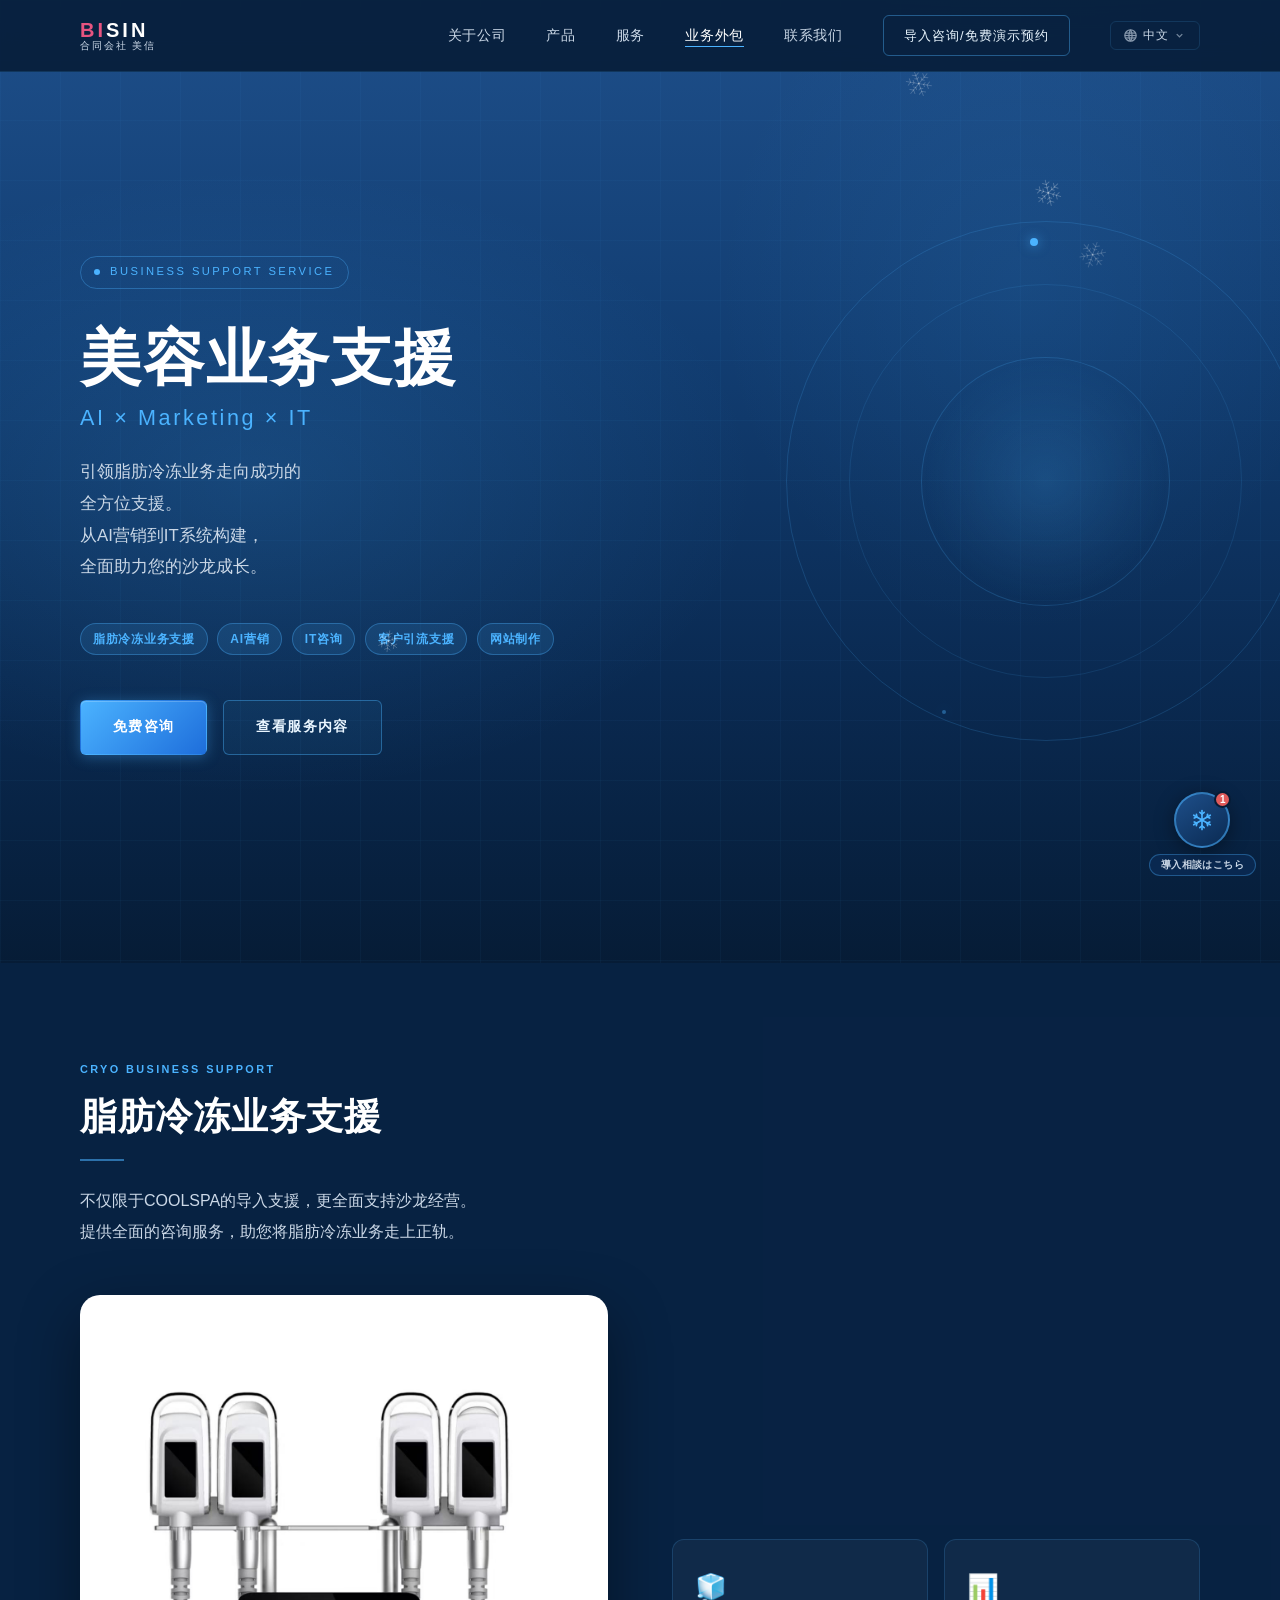
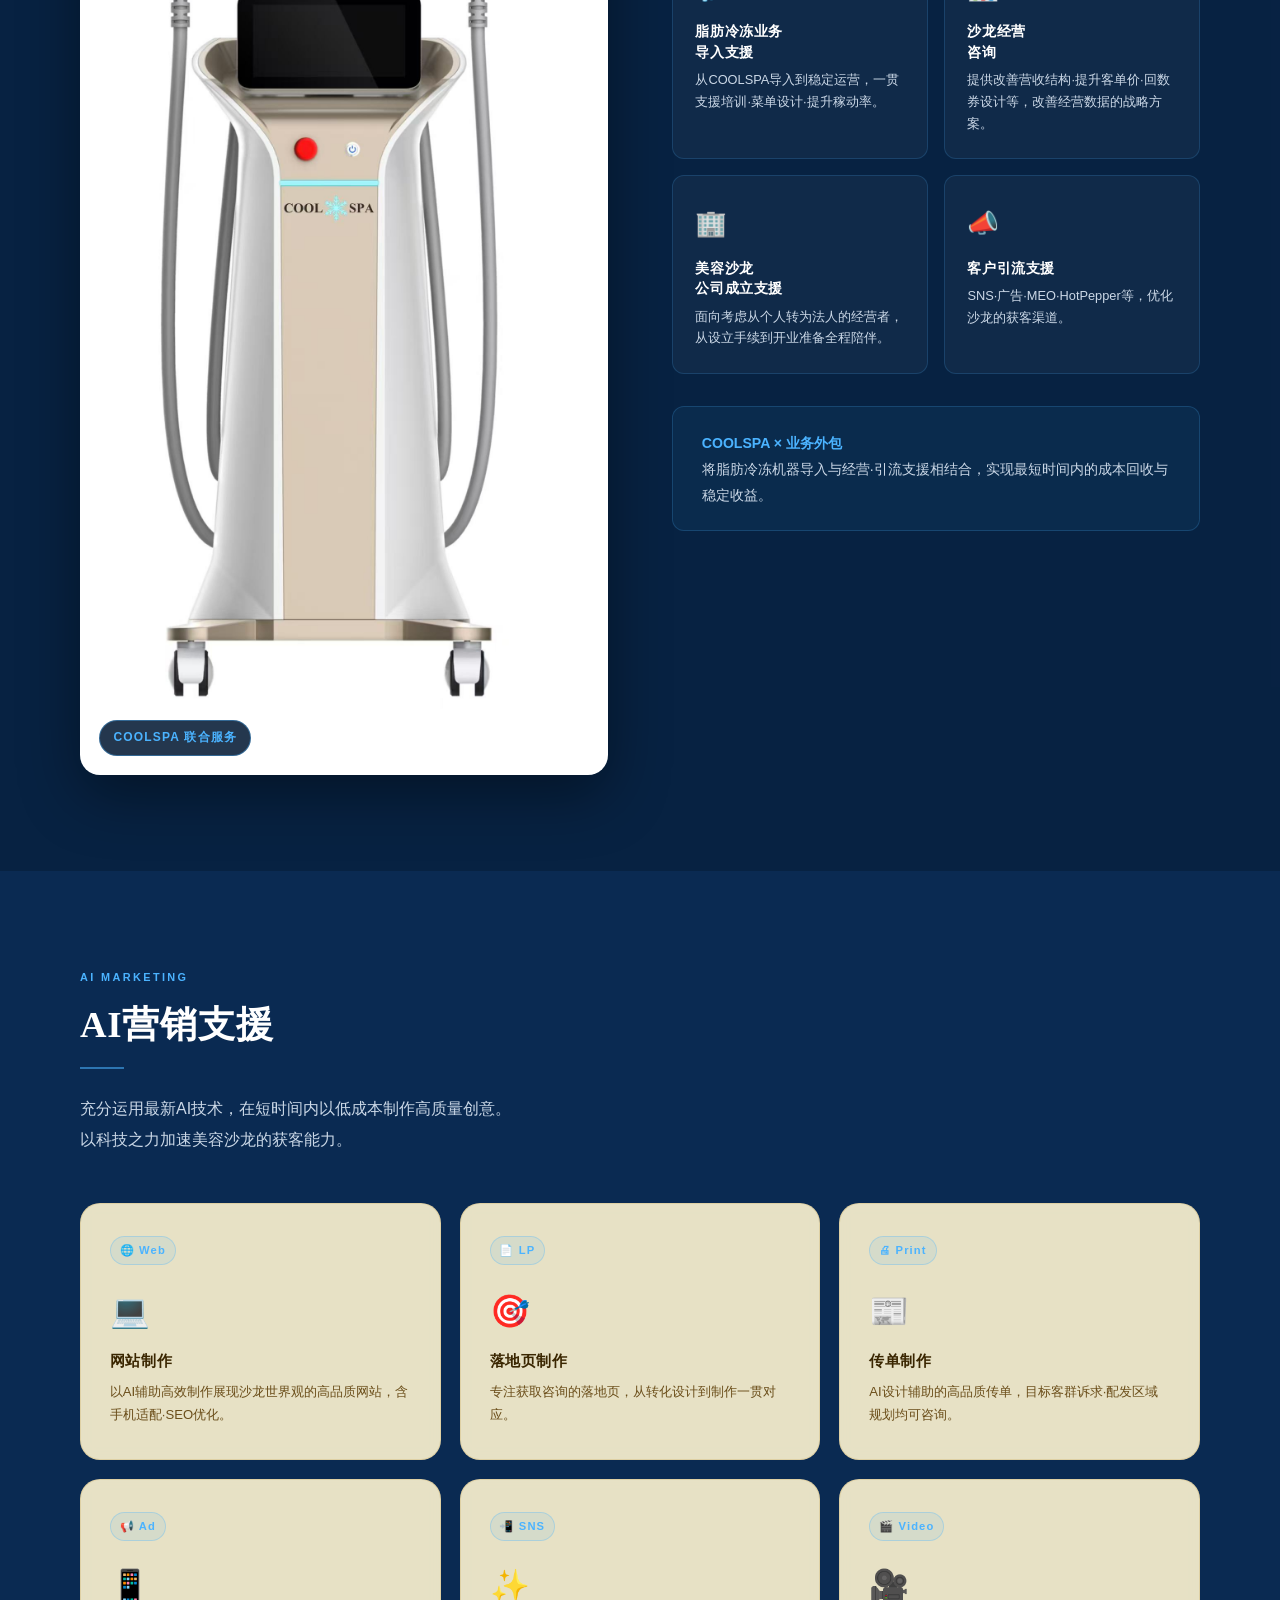
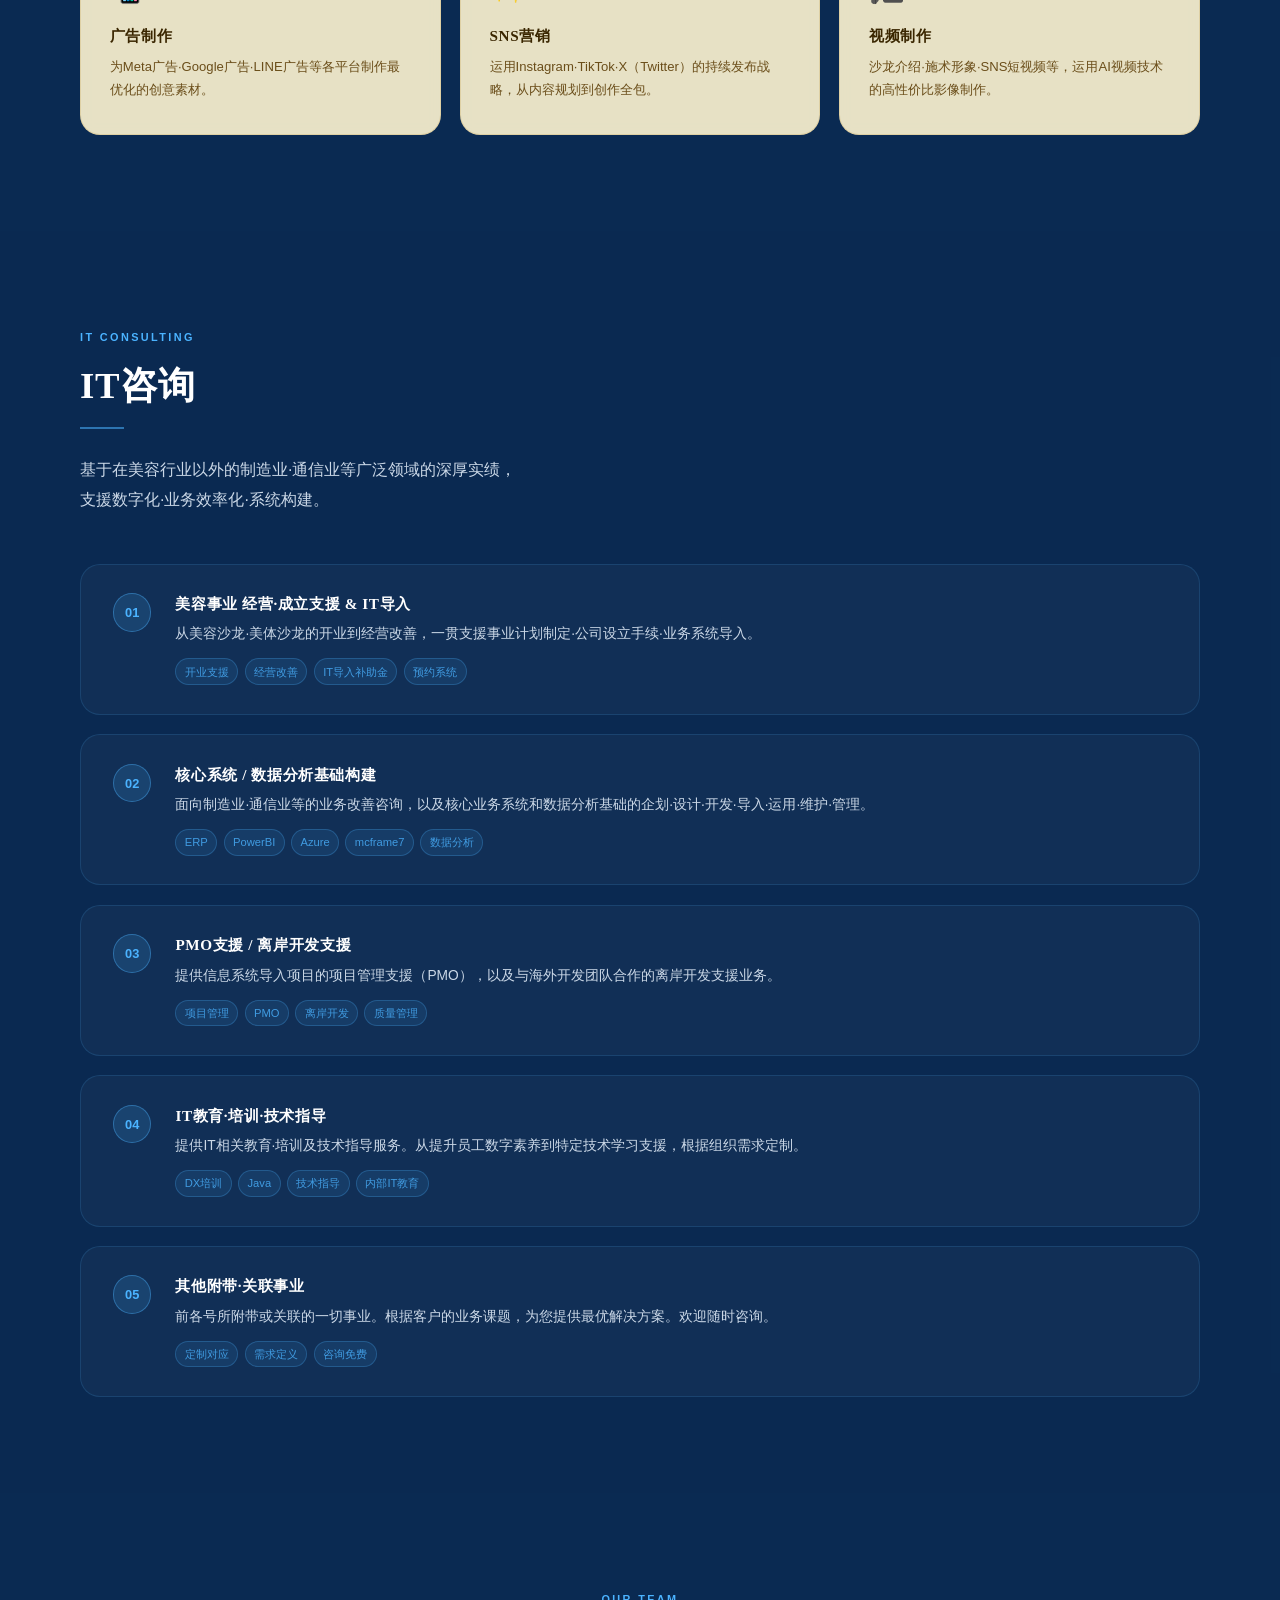
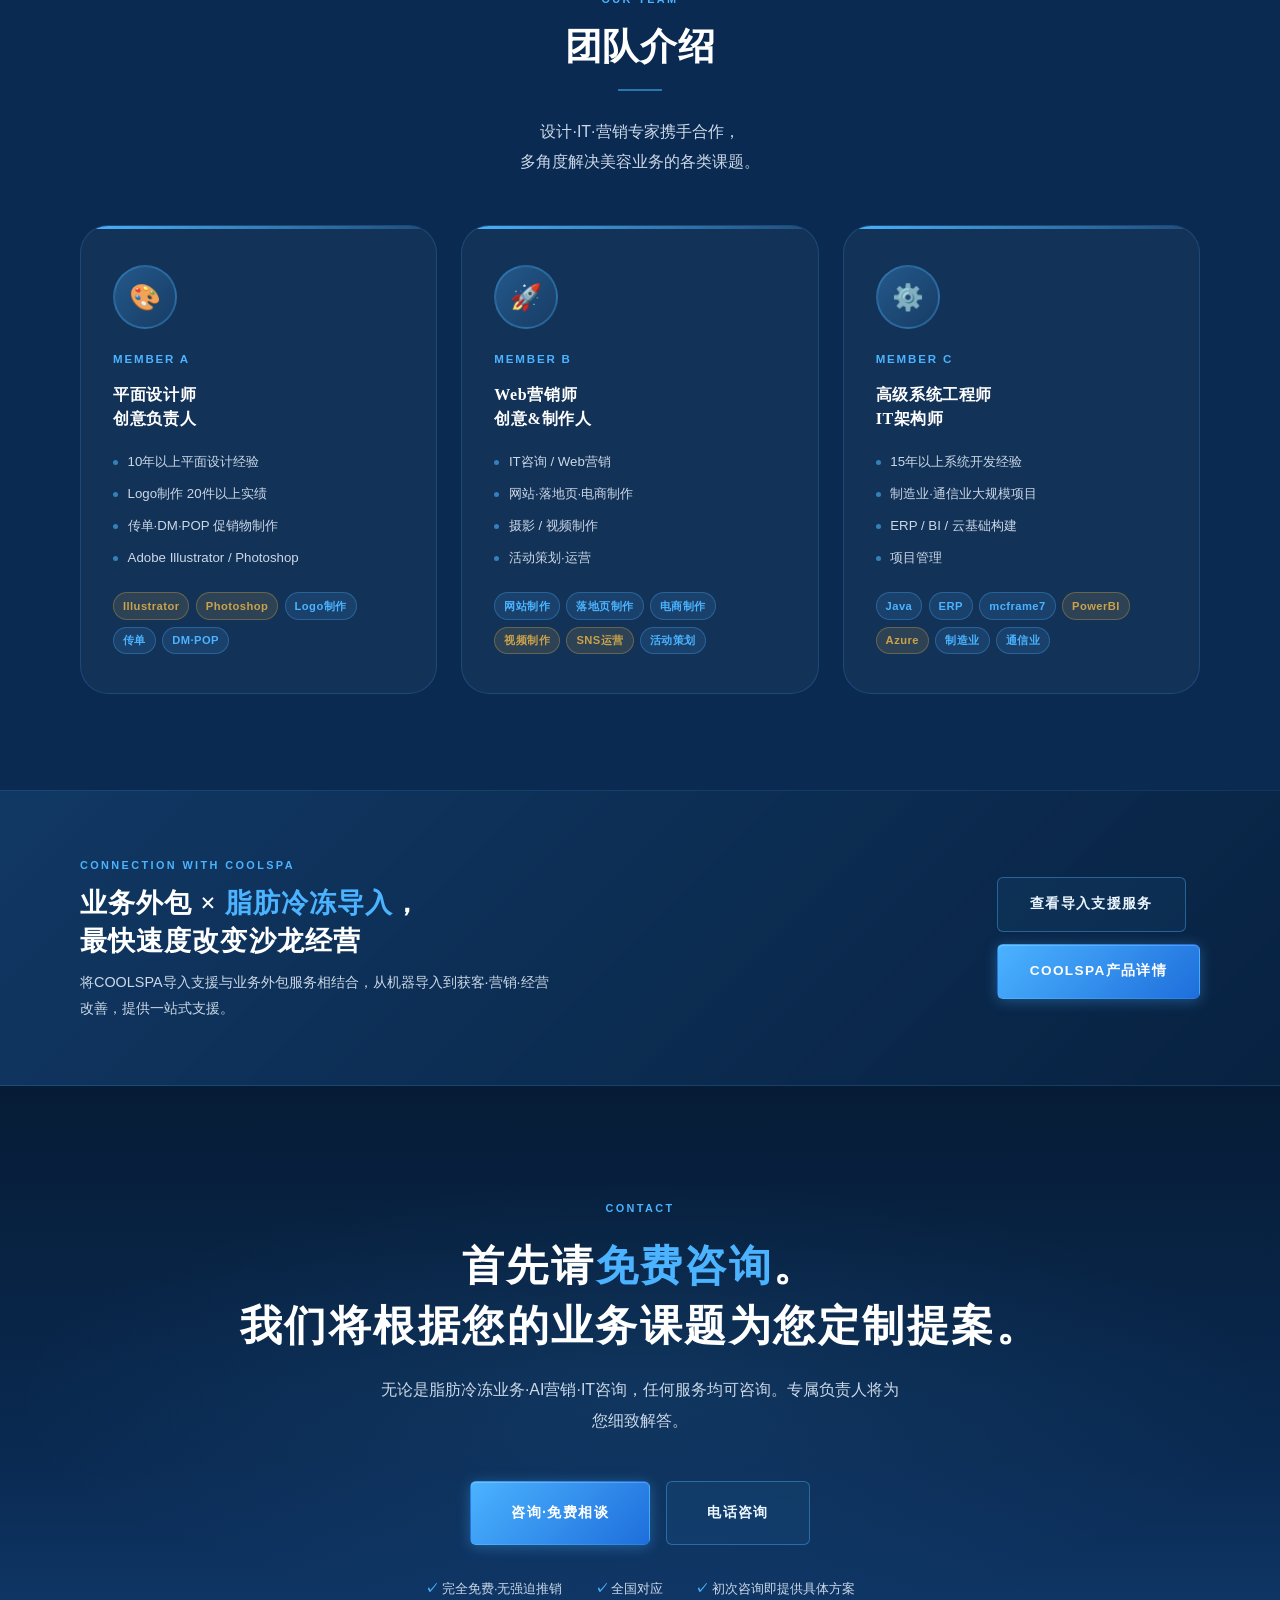
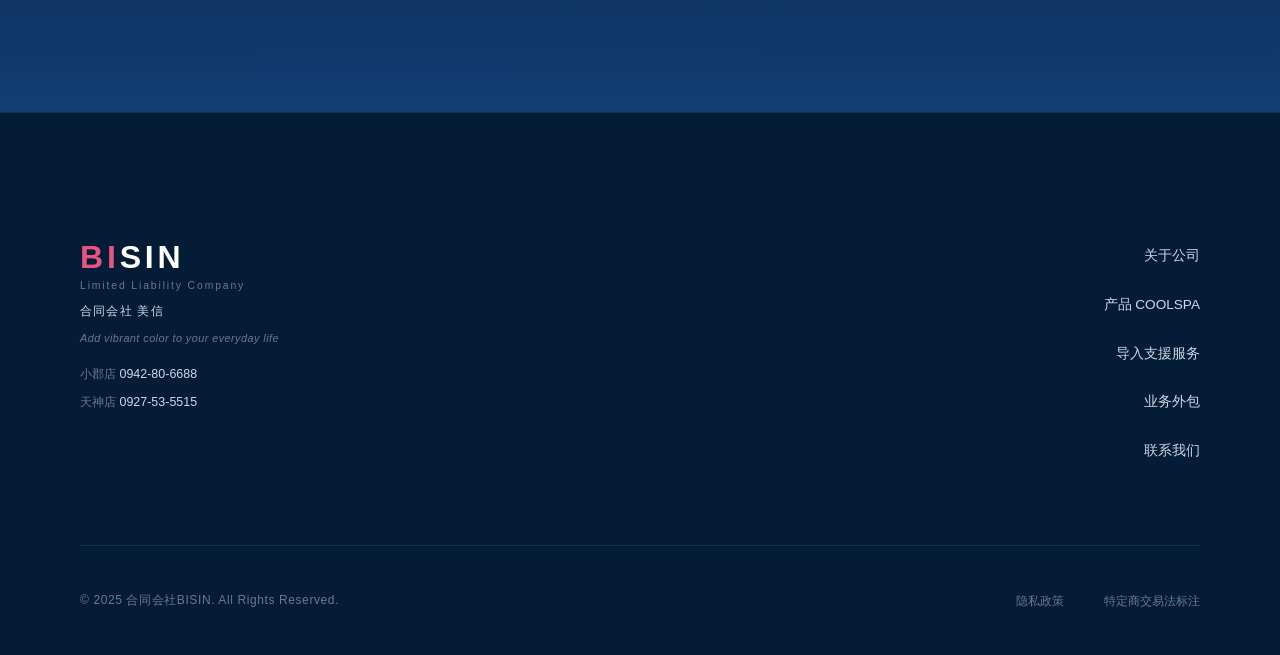
<file: outsourcing.html>
<!DOCTYPE html>
<html lang="ja">
<head>
  <meta charset="UTF-8" />
  <meta name="viewport" content="width=device-width, initial-scale=1.0" />
  <meta name="description" content="美容サロン向け経営コンサル、脂肪冷却ビジネス支援、AIマーケティング、IT導入支援などトータルサポート。" />
  <title>美容サロン経営支援・AIマーケティング｜業務委託 | 合同会社BISIN</title>
  <link rel="stylesheet" href="css/style.css?v=10" />
  <style>
    /* ============================================================
       outsourcing.html — Page-specific styles
       ============================================================ */

    /* ── HERO ── */
    .os-hero {
      position: relative;
      min-height: 88vh;
      display: flex;
      align-items: center;
      overflow: hidden;
      background: var(--gradient-hero);
    }
    .os-hero__glow {
      position: absolute;
      inset: 0;
      background:
        radial-gradient(ellipse 60% 50% at 20% 50%, rgba(75,179,255,0.14) 0%, transparent 65%),
        radial-gradient(ellipse 40% 60% at 80% 30%, rgba(75,179,255,0.08) 0%, transparent 60%);
      pointer-events: none;
    }
    .os-hero__grid-lines {
      position: absolute;
      inset: 0;
      background-image:
        linear-gradient(rgba(75,179,255,0.04) 1px, transparent 1px),
        linear-gradient(90deg, rgba(75,179,255,0.04) 1px, transparent 1px);
      background-size: 60px 60px;
      pointer-events: none;
    }
    .os-hero__content {
      position: relative;
      z-index: 2;
      padding: 8rem 0 5rem;
    }
    .os-hero__eyebrow {
      display: inline-flex;
      align-items: center;
      gap: 0.6rem;
      font-size: 0.7rem;
      letter-spacing: 0.22em;
      text-transform: uppercase;
      color: var(--color-primary);
      border: 1px solid rgba(75,179,255,0.35);
      padding: 0.4em 1.2em;
      border-radius: 2em;
      margin-bottom: 2rem;
    }
    .os-hero__eyebrow::before {
      content: '';
      width: 6px;
      height: 6px;
      border-radius: 50%;
      background: var(--color-primary);
      animation: pulse 2s ease-in-out infinite;
    }
    @keyframes pulse {
      0%, 100% { opacity: 1; transform: scale(1); }
      50%       { opacity: 0.4; transform: scale(0.7); }
    }
    .os-hero__title {
      font-family: var(--font-ja);
      font-size: clamp(2.2rem, 5vw, 3.8rem);
      font-weight: 700;
      color: #fff;
      line-height: 1.25;
      margin-bottom: 1rem;
      letter-spacing: 0.03em;
    }
    .os-hero__title-sub {
      font-size: clamp(1rem, 2vw, 1.35rem);
      font-weight: 400;
      color: var(--color-primary);
      letter-spacing: 0.12em;
      display: block;
      margin-top: 0.5rem;
      font-family: var(--font-en);
    }
    .os-hero__desc {
      font-size: 1.05rem;
      color: var(--color-text-muted);
      line-height: 1.9;
      max-width: 560px;
      margin: 1.5rem 0 2.5rem;
    }
    .os-hero__tags {
      display: flex;
      flex-wrap: wrap;
      gap: 0.6rem;
      margin-bottom: 2.8rem;
    }
    .os-tag {
      font-size: 0.75rem;
      font-weight: 600;
      letter-spacing: 0.06em;
      padding: 0.35em 1em;
      border-radius: 2em;
      background: rgba(75,179,255,0.12);
      border: 1px solid rgba(75,179,255,0.35);
      color: var(--color-primary);
    }
    .os-hero__visual {
      position: absolute;
      right: -2%;
      top: 50%;
      transform: translateY(-50%);
      width: 42%;
      max-width: 520px;
      z-index: 1;
      pointer-events: none;
    }
    .os-hero__ring {
      width: 100%;
      aspect-ratio: 1;
      border-radius: 50%;
      border: 1px solid rgba(75,179,255,0.18);
      position: relative;
      animation: rotateSlow 20s linear infinite;
    }
    .os-hero__ring::before {
      content: '';
      position: absolute;
      inset: 12%;
      border-radius: 50%;
      border: 1px solid rgba(75,179,255,0.12);
    }
    .os-hero__ring::after {
      content: '';
      position: absolute;
      inset: 26%;
      border-radius: 50%;
      background: radial-gradient(ellipse at center, rgba(75,179,255,0.16) 0%, rgba(75,179,255,0.04) 50%, transparent 70%);
      border: 1px solid rgba(75,179,255,0.2);
    }
    @keyframes rotateSlow {
      from { transform: rotate(0deg); }
      to   { transform: rotate(360deg); }
    }
    .os-hero__ring-dots {
      position: absolute;
      inset: 0;
      border-radius: 50%;
    }
    .os-hero__ring-dot {
      position: absolute;
      width: 8px;
      height: 8px;
      border-radius: 50%;
      background: var(--color-primary);
      box-shadow: 0 0 12px rgba(75,179,255,0.7);
    }
    @media (max-width: 1024px) {
      .os-hero__visual { display: none; }
    }

    /* ── SECTION BASE ── */
    .os-section {
      padding: 6rem 0;
    }
    .os-section--dark { background: rgba(6,28,54,0.55); }
    .os-section--alt  { background: rgba(10,42,82,0.40); }

    .os-eyebrow {
      font-size: 0.68rem;
      font-weight: 700;
      letter-spacing: 0.22em;
      text-transform: uppercase;
      color: var(--color-primary);
      margin-bottom: 0.7rem;
    }
    .os-title {
      font-family: var(--font-ja);
      font-size: clamp(1.6rem, 3vw, 2.3rem);
      font-weight: 700;
      color: #fff;
      line-height: 1.4;
      margin-bottom: 1rem;
      letter-spacing: 0.02em;
    }
    .os-lead {
      font-size: 1rem;
      color: var(--color-text-muted);
      line-height: 1.9;
      max-width: 640px;
      margin-bottom: 3rem;
    }
    .os-divider {
      width: 44px;
      height: 2px;
      background: var(--color-primary);
      opacity: 0.55;
      margin: 1rem 0 1.6rem;
    }

    /* ── 02 脂肪冷却ビジネス支援 ── */
    .os-cryo__layout {
      display: grid;
      grid-template-columns: 1fr 1fr;
      gap: 4rem;
      align-items: center;
    }
    .os-cryo__img-wrap {
      border-radius: var(--radius-lg);
      overflow: hidden;
      box-shadow: 0 20px 60px rgba(0,0,0,0.4);
      position: relative;
    }
    .os-cryo__img-wrap img {
      width: 100%;
      height: auto;
      display: block;
    }
    .os-cryo__img-badge {
      position: absolute;
      bottom: 1.2rem;
      left: 1.2rem;
      background: rgba(6,28,54,0.88);
      border: 1px solid rgba(75,179,255,0.4);
      color: var(--color-primary);
      font-size: 0.75rem;
      font-weight: 700;
      letter-spacing: 0.1em;
      padding: 0.5em 1.1em;
      border-radius: 2em;
      backdrop-filter: blur(8px);
    }
    .os-cryo__services {
      display: grid;
      grid-template-columns: 1fr 1fr;
      gap: 1rem;
    }
    .os-service-card {
      padding: 1.5rem 1.4rem;
      border-radius: var(--radius-md);
      background: rgba(255,255,255,0.04);
      border: 1px solid rgba(75,179,255,0.18);
      transition: border-color 0.25s, background 0.25s;
    }
    .os-service-card:hover {
      border-color: rgba(75,179,255,0.5);
      background: rgba(75,179,255,0.06);
    }
    .os-service-card__icon {
      font-size: 1.6rem;
      margin-bottom: 0.7rem;
    }
    .os-service-card__title {
      font-size: 0.9rem;
      font-weight: 700;
      color: #fff;
      line-height: 1.45;
      margin-bottom: 0.4rem;
    }
    .os-service-card__body {
      font-size: 0.8rem;
      color: var(--color-text-muted);
      line-height: 1.7;
    }
    @media (max-width: 1024px) {
      .os-cryo__layout { grid-template-columns: 1fr; gap: 2.5rem; }
    }
    @media (max-width: 560px) {
      .os-cryo__services { grid-template-columns: 1fr; }
    }

    /* ── 03 AIマーケティング ── */
    .os-ai__grid {
      display: grid;
      grid-template-columns: repeat(3, 1fr);
      gap: 1.2rem;
      margin-top: 0;
    }
    .os-ai-card {
      border-radius: var(--radius-lg);
      padding: 2rem 1.8rem;
      background: rgba(255,246,210,0.90);
      border: 1px solid rgba(201,163,75,0.28);
      backdrop-filter: blur(8px);
      display: flex;
      flex-direction: column;
      gap: 0.6rem;
      transition: transform 0.25s, box-shadow 0.25s;
    }
    .os-ai-card:hover {
      transform: translateY(-4px);
      box-shadow: 0 12px 40px rgba(0,0,0,0.25);
    }
    .os-ai-card__icon {
      font-size: 2rem;
    }
    .os-ai-card__title {
      font-size: 0.95rem;
      font-weight: 700;
      color: #3A2600;
      line-height: 1.4;
    }
    .os-ai-card__body {
      font-size: 0.82rem;
      color: #6B4E1A;
      line-height: 1.75;
    }
    .os-ai__badge {
      display: inline-flex;
      align-items: center;
      gap: 0.5rem;
      background: rgba(75,179,255,0.1);
      border: 1px solid rgba(75,179,255,0.3);
      color: var(--color-primary);
      font-size: 0.7rem;
      font-weight: 700;
      letter-spacing: 0.1em;
      padding: 0.3em 0.8em;
      border-radius: 2em;
      margin-bottom: 0.5rem;
      width: fit-content;
    }
    @media (max-width: 900px) {
      .os-ai__grid { grid-template-columns: repeat(2, 1fr); }
    }
    @media (max-width: 560px) {
      .os-ai__grid { grid-template-columns: 1fr; }
    }

    /* ── 04 ITコンサルティング ── */
    .os-it__list {
      display: flex;
      flex-direction: column;
      gap: 1.2rem;
    }
    .os-it-item {
      display: flex;
      gap: 1.5rem;
      align-items: flex-start;
      padding: 1.8rem 2rem;
      border-radius: var(--radius-lg);
      background: rgba(255,255,255,0.03);
      border: 1px solid rgba(75,179,255,0.15);
      transition: border-color 0.25s;
    }
    .os-it-item:hover {
      border-color: rgba(75,179,255,0.4);
    }
    .os-it-item__num {
      width: 2.4rem;
      height: 2.4rem;
      flex-shrink: 0;
      border-radius: 50%;
      background: rgba(75,179,255,0.15);
      border: 1.5px solid rgba(75,179,255,0.4);
      color: var(--color-primary);
      font-weight: 700;
      font-size: 0.8rem;
      font-family: var(--font-en);
      display: flex;
      align-items: center;
      justify-content: center;
      flex-shrink: 0;
    }
    .os-it-item__title {
      font-size: 0.95rem;
      font-weight: 700;
      color: #fff;
      margin-bottom: 0.4rem;
      line-height: 1.5;
    }
    .os-it-item__body {
      font-size: 0.86rem;
      color: var(--color-text-muted);
      line-height: 1.8;
    }
    .os-it-item__tags {
      display: flex;
      flex-wrap: wrap;
      gap: 0.4rem;
      margin-top: 0.7rem;
    }
    .os-it-item__tag {
      font-size: 0.7rem;
      padding: 0.2em 0.75em;
      border-radius: 2em;
      background: rgba(75,179,255,0.1);
      border: 1px solid rgba(75,179,255,0.25);
      color: rgba(75,179,255,0.8);
    }

    /* ── 05 メンバー紹介 ── */
    .os-members__grid {
      display: grid;
      grid-template-columns: repeat(3, 1fr);
      gap: 1.5rem;
    }
    .os-member-card {
      border-radius: var(--radius-xl);
      padding: 2.4rem 2rem;
      background: rgba(255,255,255,0.04);
      border: 1px solid rgba(75,179,255,0.18);
      position: relative;
      overflow: hidden;
      transition: border-color 0.3s, transform 0.3s;
    }
    .os-member-card::before {
      content: '';
      position: absolute;
      top: 0;
      left: 0;
      right: 0;
      height: 3px;
      background: linear-gradient(90deg, var(--color-primary), rgba(75,179,255,0.2));
    }
    .os-member-card:hover {
      border-color: rgba(75,179,255,0.4);
      transform: translateY(-4px);
    }
    .os-member-card__avatar {
      width: 4rem;
      height: 4rem;
      border-radius: 50%;
      background: linear-gradient(135deg, rgba(75,179,255,0.3), rgba(75,179,255,0.08));
      border: 2px solid rgba(75,179,255,0.3);
      display: flex;
      align-items: center;
      justify-content: center;
      font-size: 1.6rem;
      margin-bottom: 1.2rem;
    }
    .os-member-card__name {
      font-size: 0.72rem;
      font-weight: 700;
      letter-spacing: 0.16em;
      text-transform: uppercase;
      color: var(--color-primary);
      margin-bottom: 0.8rem;
    }
    .os-member-card__role {
      font-size: 1rem;
      font-weight: 700;
      color: #fff;
      line-height: 1.5;
      margin-bottom: 1.2rem;
    }
    .os-member-card__skills {
      display: flex;
      flex-direction: column;
      gap: 0.5rem;
      margin-bottom: 1.4rem;
    }
    .os-member-skill {
      display: flex;
      align-items: center;
      gap: 0.6rem;
      font-size: 0.83rem;
      color: var(--color-text-muted);
    }
    .os-member-skill::before {
      content: '';
      width: 5px;
      height: 5px;
      border-radius: 50%;
      background: var(--color-primary);
      opacity: 0.6;
      flex-shrink: 0;
    }
    .os-member-card__tags {
      display: flex;
      flex-wrap: wrap;
      gap: 0.4rem;
    }
    .os-member-tag {
      font-size: 0.7rem;
      padding: 0.25em 0.8em;
      border-radius: 2em;
      font-weight: 600;
      font-family: var(--font-en);
      letter-spacing: 0.04em;
    }
    .os-member-tag--blue {
      background: rgba(75,179,255,0.12);
      border: 1px solid rgba(75,179,255,0.3);
      color: var(--color-primary);
    }
    .os-member-tag--gold {
      background: rgba(201,163,75,0.15);
      border: 1px solid rgba(201,163,75,0.35);
      color: #C9A34B;
    }
    @media (max-width: 900px) {
      .os-members__grid { grid-template-columns: 1fr; max-width: 480px; margin-left: auto; margin-right: auto; }
    }

    /* ── CONNECTION BANNER (link to COOLSPA) ── */
    .os-connect {
      padding: 4rem 0;
      background: linear-gradient(135deg, rgba(75,179,255,0.1) 0%, rgba(6,28,54,0.6) 100%);
      border-top: 1px solid rgba(75,179,255,0.15);
      border-bottom: 1px solid rgba(75,179,255,0.15);
    }
    .os-connect__inner {
      display: flex;
      align-items: center;
      justify-content: space-between;
      gap: 2rem;
      flex-wrap: wrap;
    }
    .os-connect__text .os-eyebrow { margin-bottom: 0.5rem; }
    .os-connect__title {
      font-size: clamp(1.2rem, 2.5vw, 1.7rem);
      font-weight: 700;
      color: #fff;
      line-height: 1.4;
    }
    .os-connect__title em {
      font-style: normal;
      color: var(--color-primary);
    }
    .os-connect__desc {
      font-size: 0.9rem;
      color: var(--color-text-muted);
      line-height: 1.8;
      margin-top: 0.6rem;
      max-width: 480px;
    }

    /* ── FINAL CTA ── */
    .os-cta {
      padding: 7rem 0;
      text-align: center;
      background: linear-gradient(180deg, #061C36 0%, #0A2A52 60%, #123E73 100%);
      position: relative;
      overflow: hidden;
    }
    .os-cta::before {
      content: '';
      position: absolute;
      inset: 0;
      background: radial-gradient(ellipse 70% 50% at 50% 50%, rgba(75,179,255,0.1) 0%, transparent 70%);
    }
    .os-cta__inner { position: relative; z-index: 1; }
    .os-cta__title {
      font-family: var(--font-ja);
      font-size: clamp(1.6rem, 3.5vw, 2.6rem);
      font-weight: 700;
      color: #fff;
      line-height: 1.45;
      margin-bottom: 1.2rem;
    }
    .os-cta__title em { font-style: normal; color: var(--color-primary); }
    .os-cta__desc {
      font-size: 1rem;
      color: var(--color-text-muted);
      line-height: 1.9;
      max-width: 520px;
      margin: 0 auto 2.8rem;
    }
    .os-cta__btns {
      display: flex;
      flex-wrap: wrap;
      gap: 1rem;
      justify-content: center;
      margin-bottom: 2rem;
    }
    .os-cta__note {
      display: flex;
      flex-wrap: wrap;
      gap: 0.8rem 2rem;
      justify-content: center;
    }
    .os-cta__note-item {
      font-size: 0.8rem;
      color: var(--color-text-muted);
    }
    .os-cta__note-item::before {
      content: '✓ ';
      color: var(--color-primary);
      font-weight: 700;
    }
  </style>
</head>
<body>

  <header class="site-header">
    <nav class="nav" aria-label="メインナビゲーション">
      <a href="index.html" class="nav__logo">
        <span class="nav__logo-en"><span class="logo-bi">BI</span>SIN</span>
        <span class="nav__logo-ja" data-i18n="nav.logo.ja">合同会社 美信</span>
      </a>
      <ul class="nav__links">
        <li><a href="about.html" data-i18n="nav.about">会社について</a></li>
        <li><a href="product.html" data-i18n="nav.product">製品</a></li>
        <li><a href="service.html" data-i18n="nav.service">サービス</a></li>
        <li><a href="outsourcing.html" class="nav__link--active" data-i18n="nav.outsourcing">業務委託</a></li>
        <li><a href="contact.html" data-i18n="nav.contact">お問い合わせ</a></li>
      </ul>
      <a href="contact.html" class="nav__cta" data-i18n="nav.cta">無料相談</a>
      <div class="lang-picker" id="langPicker">
        <button class="lang-picker__trigger" aria-expanded="false" aria-haspopup="listbox" aria-label="言語選択">
          <svg class="lang-picker__globe" viewBox="0 0 16 16" fill="none" stroke="currentColor" stroke-width="1.5" xmlns="http://www.w3.org/2000/svg" aria-hidden="true"><circle cx="8" cy="8" r="7"/><path d="M8 1c-1.5 2.5-2 4.5-2 7s.5 4.5 2 7"/><path d="M8 1c1.5 2.5 2 4.5 2 7s-.5 4.5-2 7"/><path d="M1 8h14"/><path d="M2 5h12"/><path d="M2 11h12"/></svg>
          <span class="lang-picker__label">日本語</span>
          <svg class="lang-picker__chevron" viewBox="0 0 16 16" fill="none" stroke="currentColor" stroke-width="2" xmlns="http://www.w3.org/2000/svg" aria-hidden="true"><path d="M4 6l4 4 4-4"/></svg>
        </button>
        <div class="lang-picker__panel" role="listbox" aria-label="言語を選択">
          <div class="lang-picker__panel-header">Language</div>
          <button class="lang-picker__item lang-picker__item--active" role="option" aria-selected="true" data-lang="ja" data-label="日本語">
            <span class="lang-picker__code">JP</span><span class="lang-picker__name">日本語</span>
            <svg class="lang-picker__check" viewBox="0 0 16 16" fill="none" stroke="currentColor" stroke-width="2.5" xmlns="http://www.w3.org/2000/svg" aria-hidden="true"><path d="M3 8l4 4 6-7"/></svg>
          </button>
          <button class="lang-picker__item" role="option" aria-selected="false" data-lang="zh" data-label="中文">
            <span class="lang-picker__code">CN</span><span class="lang-picker__name">中文</span>
            <svg class="lang-picker__check" viewBox="0 0 16 16" fill="none" stroke="currentColor" stroke-width="2.5" xmlns="http://www.w3.org/2000/svg" aria-hidden="true"><path d="M3 8l4 4 6-7"/></svg>
          </button>
          <button class="lang-picker__item" role="option" aria-selected="false" data-lang="en" data-label="English">
            <span class="lang-picker__code">EN</span><span class="lang-picker__name">English</span>
            <svg class="lang-picker__check" viewBox="0 0 16 16" fill="none" stroke="currentColor" stroke-width="2.5" xmlns="http://www.w3.org/2000/svg" aria-hidden="true"><path d="M3 8l4 4 6-7"/></svg>
          </button>
        </div>
      </div>
      <button class="nav__hamburger" type="button" aria-label="メニューを開く">
        <span></span><span></span><span></span>
      </button>
    </nav>
  </header>

  <main>

    <!-- ============================================================
         01 HERO
         ============================================================ -->
    <section class="os-hero" aria-label="業務委託 ヒーロー">
      <div class="os-hero__glow"></div>
      <div class="os-hero__grid-lines"></div>
      <div class="container">
        <div class="os-hero__content">
          <p class="os-hero__eyebrow">Business Support Service</p>
          <h1 class="os-hero__title" data-i18n-html="os.hero.title">
            美容ビジネス支援<br>
            <span class="os-hero__title-sub">AI × Marketing × IT</span>
          </h1>
          <p class="os-hero__desc" data-i18n-html="os.hero.desc">
            脂肪冷却ビジネスを成功へ導く<br>トータルサポート。<br>
            AIマーケティングからITシステム構築まで、<br>あなたのサロンの成長を全方位で支えます。
          </p>
          <div class="os-hero__tags">
            <span class="os-tag" data-i18n="os.hero.tag1">脂肪冷却ビジネス支援</span>
            <span class="os-tag" data-i18n="os.hero.tag2">AIマーケティング</span>
            <span class="os-tag" data-i18n="os.hero.tag3">ITコンサルティング</span>
            <span class="os-tag" data-i18n="os.hero.tag4">集客支援</span>
            <span class="os-tag" data-i18n="os.hero.tag5">ウェブ制作</span>
          </div>
          <div style="display:flex;gap:1rem;flex-wrap:wrap;">
            <a href="#section-contact" class="btn btn--primary" data-i18n="os.hero.btn1">無料相談はこちら</a>
            <a href="#section-cryo" class="btn btn--outline" data-i18n="os.hero.btn2">サービス内容を見る</a>
          </div>
        </div>
      </div>
      <div class="os-hero__visual" aria-hidden="true">
        <div class="os-hero__ring">
          <div class="os-hero__ring-dots">
            <div class="os-hero__ring-dot" style="top:3%;left:47%;"></div>
            <div class="os-hero__ring-dot" style="top:47%;right:2%;width:5px;height:5px;opacity:0.5;"></div>
            <div class="os-hero__ring-dot" style="bottom:5%;left:30%;width:4px;height:4px;opacity:0.4;"></div>
          </div>
        </div>
      </div>
    </section>

    <!-- ============================================================
         02 脂肪冷却ビジネス支援
         ============================================================ -->
    <section class="os-section os-section--dark" id="section-cryo">
      <div class="container">
        <p class="os-eyebrow">Cryo Business Support</p>
        <h2 class="os-title" data-i18n="os.cryo.title">脂肪冷却ビジネス支援</h2>
        <div class="os-divider"></div>
        <p class="os-lead" data-i18n-html="os.cryo.lead">
          COOLSPAの導入支援にとどまらず、サロン経営全体をサポート。<br>
          脂肪冷却ビジネスを軌道に乗せるための包括的なコンサルティングを提供します。
        </p>

        <div class="os-cryo__layout">
          <div class="os-cryo__img-wrap">
            <img src="assets/machine.jpg" alt="COOLSPA 脂肪冷却マシン" />
            <span class="os-cryo__img-badge" data-i18n="os.cryo.badge">COOLSPA 連携サービス</span>
          </div>
          <div>
            <div class="os-cryo__services">
              <div class="os-service-card">
                <div class="os-service-card__icon">🧊</div>
                <h3 class="os-service-card__title" data-i18n-html="os.cryo.s1.title">脂肪冷却ビジネス<br>導入支援</h3>
                <p class="os-service-card__body" data-i18n="os.cryo.s1.body">COOLSPA導入から運用定着まで。研修・メニュー設計・稼働率向上を一貫サポート。</p>
              </div>
              <div class="os-service-card">
                <div class="os-service-card__icon">📊</div>
                <h3 class="os-service-card__title" data-i18n-html="os.cryo.s2.title">サロン経営<br>コンサルティング</h3>
                <p class="os-service-card__body" data-i18n="os.cryo.s2.body">売上構造の改善・客単価向上・回数券設計など、経営数値を改善する戦略提案。</p>
              </div>
              <div class="os-service-card">
                <div class="os-service-card__icon">🏢</div>
                <h3 class="os-service-card__title" data-i18n-html="os.cryo.s3.title">美容サロン<br>会社設立支援</h3>
                <p class="os-service-card__body" data-i18n="os.cryo.s3.body">個人から法人化を検討するオーナーへ、設立手続きから開業準備まで伴走支援。</p>
              </div>
              <div class="os-service-card">
                <div class="os-service-card__icon">📣</div>
                <h3 class="os-service-card__title" data-i18n="os.cryo.s4.title">集客支援</h3>
                <p class="os-service-card__body" data-i18n="os.cryo.s4.body">SNS・広告・MEO・ホットペッパーなど、サロンの集客チャネルを最適化します。</p>
              </div>
            </div>
            <div style="margin-top:2rem;padding:1.4rem 1.8rem;background:rgba(75,179,255,0.06);border:1px solid rgba(75,179,255,0.2);border-radius:var(--radius-md);">
              <p style="font-size:0.88rem;color:var(--color-text-muted);line-height:1.85;" data-i18n-html="os.cryo.note">
                <span style="color:var(--color-primary);font-weight:700;">COOLSPA × 業務委託</span><br>
                脂肪冷却マシンの導入と同時に経営・集客支援を組み合わせることで、最短での費用回収と安定収益の確立を実現します。
              </p>
            </div>
          </div>
        </div>
      </div>
    </section>

    <!-- ============================================================
         03 AIマーケティング支援
         ============================================================ -->
    <section class="os-section" id="section-ai">
      <div class="container">
        <p class="os-eyebrow">AI Marketing</p>
        <h2 class="os-title" data-i18n="os.ai.title">AIマーケティング支援</h2>
        <div class="os-divider"></div>
        <p class="os-lead" data-i18n-html="os.ai.lead">
          最新のAI技術を活用し、高品質なクリエイティブを短期間・低コストで制作。<br>
          美容サロンの集客力を、テクノロジーの力で加速させます。
        </p>

        <div class="os-ai__grid">
          <div class="os-ai-card">
            <span class="os-ai__badge">🌐 Web</span>
            <div class="os-ai-card__icon">💻</div>
            <h3 class="os-ai-card__title" data-i18n="os.ai.c1.title">ホームページ制作</h3>
            <p class="os-ai-card__body" data-i18n="os.ai.c1.body">サロンの世界観を表現する高品質なWebサイトを、AI支援で効率よく制作。スマホ対応・SEO最適化込み。</p>
          </div>
          <div class="os-ai-card">
            <span class="os-ai__badge">📄 LP</span>
            <div class="os-ai-card__icon">🎯</div>
            <h3 class="os-ai-card__title" data-i18n="os.ai.c2.title">LP制作</h3>
            <p class="os-ai-card__body" data-i18n="os.ai.c2.body">問い合わせ獲得に特化したランディングページ。コンバージョン設計から制作まで一貫対応。</p>
          </div>
          <div class="os-ai-card">
            <span class="os-ai__badge">🖨 Print</span>
            <div class="os-ai-card__icon">📰</div>
            <h3 class="os-ai-card__title" data-i18n="os.ai.c3.title">チラシ制作</h3>
            <p class="os-ai-card__body" data-i18n="os.ai.c3.body">AIデザイン支援による高品質フライヤー。ターゲット訴求・配布エリア設計もご相談可能。</p>
          </div>
          <div class="os-ai-card">
            <span class="os-ai__badge">📢 Ad</span>
            <div class="os-ai-card__icon">📱</div>
            <h3 class="os-ai-card__title" data-i18n="os.ai.c4.title">広告制作</h3>
            <p class="os-ai-card__body" data-i18n="os.ai.c4.body">Meta広告・Google広告・LINE広告など各プラットフォームに最適化したクリエイティブを制作します。</p>
          </div>
          <div class="os-ai-card">
            <span class="os-ai__badge">📲 SNS</span>
            <div class="os-ai-card__icon">✨</div>
            <h3 class="os-ai-card__title" data-i18n="os.ai.c5.title">SNSマーケティング</h3>
            <p class="os-ai-card__body" data-i18n="os.ai.c5.body">Instagram・TikTok・X（Twitter）を活用した継続的な発信戦略。投稿設計からコンテンツ制作まで。</p>
          </div>
          <div class="os-ai-card">
            <span class="os-ai__badge">🎬 Video</span>
            <div class="os-ai-card__icon">🎥</div>
            <h3 class="os-ai-card__title" data-i18n="os.ai.c6.title">動画制作</h3>
            <p class="os-ai-card__body" data-i18n="os.ai.c6.body">サロン紹介・施術イメージ・SNS用ショート動画など、AI動画技術を活用したコスト効率の高い映像制作。</p>
          </div>
        </div>
      </div>
    </section>

    <!-- ============================================================
         04 ITコンサルティング
         ============================================================ -->
    <section class="os-section os-section--alt" id="section-it">
      <div class="container">
        <p class="os-eyebrow">IT Consulting</p>
        <h2 class="os-title" data-i18n="os.it.title">ITコンサルティング</h2>
        <div class="os-divider"></div>
        <p class="os-lead" data-i18n-html="os.it.lead">
          美容業界に留まらず、製造業・通信業など幅広い分野での深い実績をもとに、<br>
          デジタル化・業務効率化・システム構築を支援します。
        </p>

        <div class="os-it__list">
          <div class="os-it-item">
            <div class="os-it-item__num">01</div>
            <div>
              <h3 class="os-it-item__title" data-i18n="os.it.i1.title">美容事業 経営・設立支援 & IT導入</h3>
              <p class="os-it-item__body" data-i18n="os.it.i1.body">美容サロン・エステサロンの開業から経営改善まで、事業計画策定・会社設立手続き・業務システム導入を一貫してサポートします。</p>
              <div class="os-it-item__tags">
                <span class="os-it-item__tag" data-i18n="os.it.i1.tag1">開業支援</span>
                <span class="os-it-item__tag" data-i18n="os.it.i1.tag2">経営改善</span>
                <span class="os-it-item__tag" data-i18n="os.it.i1.tag3">IT導入補助金</span>
                <span class="os-it-item__tag" data-i18n="os.it.i1.tag4">予約システム</span>
              </div>
            </div>
          </div>
          <div class="os-it-item">
            <div class="os-it-item__num">02</div>
            <div>
              <h3 class="os-it-item__title" data-i18n="os.it.i2.title">基幹システム / データ分析基盤の構築</h3>
              <p class="os-it-item__body" data-i18n="os.it.i2.body">製造業・通信業等向けの業務改善コンサルティング、並びに基幹業務システム及びデータ分析基盤の企画・設計・開発・導入・運用・保守・管理を提供します。</p>
              <div class="os-it-item__tags">
                <span class="os-it-item__tag">ERP</span>
                <span class="os-it-item__tag">PowerBI</span>
                <span class="os-it-item__tag">Azure</span>
                <span class="os-it-item__tag">mcframe7</span>
                <span class="os-it-item__tag" data-i18n="os.it.i2.tag5">データ分析</span>
              </div>
            </div>
          </div>
          <div class="os-it-item">
            <div class="os-it-item__num">03</div>
            <div>
              <h3 class="os-it-item__title" data-i18n="os.it.i3.title">PMO支援 / オフショア開発支援</h3>
              <p class="os-it-item__body" data-i18n="os.it.i3.body">情報システム導入プロジェクトのプロジェクトマネジメント支援（PMO）、および海外開発チームとの連携によるオフショア開発支援業務を提供します。</p>
              <div class="os-it-item__tags">
                <span class="os-it-item__tag" data-i18n="os.it.i3.tag1">プロジェクト管理</span>
                <span class="os-it-item__tag">PMO</span>
                <span class="os-it-item__tag" data-i18n="os.it.i3.tag3">オフショア</span>
                <span class="os-it-item__tag" data-i18n="os.it.i3.tag4">品質管理</span>
              </div>
            </div>
          </div>
          <div class="os-it-item">
            <div class="os-it-item__num">04</div>
            <div>
              <h3 class="os-it-item__title" data-i18n="os.it.i4.title">IT教育・研修・技術指導</h3>
              <p class="os-it-item__body" data-i18n="os.it.i4.body">ITに関する教育・研修および技術指導サービスを提供。社員のデジタルリテラシー向上から特定技術の習得支援まで、組織の課題に合わせてカスタマイズします。</p>
              <div class="os-it-item__tags">
                <span class="os-it-item__tag" data-i18n="os.it.i4.tag1">DX研修</span>
                <span class="os-it-item__tag">Java</span>
                <span class="os-it-item__tag" data-i18n="os.it.i4.tag3">技術指導</span>
                <span class="os-it-item__tag" data-i18n="os.it.i4.tag4">社内IT教育</span>
              </div>
            </div>
          </div>
          <div class="os-it-item">
            <div class="os-it-item__num">05</div>
            <div>
              <h3 class="os-it-item__title" data-i18n="os.it.i5.title">その他附帯・関連事業</h3>
              <p class="os-it-item__body" data-i18n="os.it.i5.body">前各号に附帯または関連する一切の事業。お客様のビジネス課題に応じて、最適なソリューションをご提案します。まずはお気軽にご相談ください。</p>
              <div class="os-it-item__tags">
                <span class="os-it-item__tag" data-i18n="os.it.i5.tag1">カスタム対応</span>
                <span class="os-it-item__tag" data-i18n="os.it.i5.tag2">要件定義</span>
                <span class="os-it-item__tag" data-i18n="os.it.i5.tag3">ご相談無料</span>
              </div>
            </div>
          </div>
        </div>
      </div>
    </section>

    <!-- ============================================================
         05 メンバー紹介
         ============================================================ -->
    <section class="os-section" id="section-members">
      <div class="container">
        <div style="text-align:center;">
          <p class="os-eyebrow">Our Team</p>
          <h2 class="os-title" data-i18n="os.members.title">メンバー紹介</h2>
          <div class="os-divider" style="margin-left:auto;margin-right:auto;"></div>
          <p class="os-lead" style="margin-left:auto;margin-right:auto;text-align:center;" data-i18n-html="os.members.lead">
            デザイン・IT・マーケティングの専門家が連携し、<br>
            美容ビジネスの課題を多角的に解決します。
          </p>
        </div>

        <div class="os-members__grid">

          <!-- Member A -->
          <div class="os-member-card">
            <div class="os-member-card__avatar">🎨</div>
            <p class="os-member-card__name">Member A</p>
            <h3 class="os-member-card__role" data-i18n-html="os.members.a.role">グラフィックデザイナー<br>クリエイティブ担当</h3>
            <div class="os-member-card__skills">
              <span class="os-member-skill" data-i18n="os.members.a.skill1">10年以上のグラフィックデザイン経験</span>
              <span class="os-member-skill" data-i18n="os.members.a.skill2">ロゴ制作 20件以上の実績</span>
              <span class="os-member-skill" data-i18n="os.members.a.skill3">チラシ・DM・POP 販促物制作</span>
              <span class="os-member-skill" data-i18n="os.members.a.skill4">Adobe Illustrator / Photoshop</span>
            </div>
            <div class="os-member-card__tags">
              <span class="os-member-tag os-member-tag--gold">Illustrator</span>
              <span class="os-member-tag os-member-tag--gold">Photoshop</span>
              <span class="os-member-tag os-member-tag--blue" data-i18n="os.members.a.tag1">ロゴ制作</span>
              <span class="os-member-tag os-member-tag--blue" data-i18n="os.members.a.tag2">チラシ</span>
              <span class="os-member-tag os-member-tag--blue" data-i18n="os.members.a.tag3">DM・POP</span>
            </div>
          </div>

          <!-- Member B -->
          <div class="os-member-card">
            <div class="os-member-card__avatar">🚀</div>
            <p class="os-member-card__name">Member B</p>
            <h3 class="os-member-card__role" data-i18n-html="os.members.b.role">Webマーケター<br>クリエイティブ&amp;プロデューサー</h3>
            <div class="os-member-card__skills">
              <span class="os-member-skill" data-i18n="os.members.b.skill1">ITコンサル / Webマーケティング</span>
              <span class="os-member-skill" data-i18n="os.members.b.skill2">HP・LP・EC制作</span>
              <span class="os-member-skill" data-i18n="os.members.b.skill3">写真撮影 / 動画制作</span>
              <span class="os-member-skill" data-i18n="os.members.b.skill4">イベント企画・運営</span>
            </div>
            <div class="os-member-card__tags">
              <span class="os-member-tag os-member-tag--blue" data-i18n="os.members.b.tag1">HP制作</span>
              <span class="os-member-tag os-member-tag--blue" data-i18n="os.members.b.tag2">LP制作</span>
              <span class="os-member-tag os-member-tag--blue" data-i18n="os.members.b.tag3">EC制作</span>
              <span class="os-member-tag os-member-tag--gold" data-i18n="os.members.b.tag4">動画制作</span>
              <span class="os-member-tag os-member-tag--gold" data-i18n="os.members.b.tag5">SNS運用</span>
              <span class="os-member-tag os-member-tag--blue" data-i18n="os.members.b.tag6">イベント企画</span>
            </div>
          </div>

          <!-- Member C -->
          <div class="os-member-card">
            <div class="os-member-card__avatar">⚙️</div>
            <p class="os-member-card__name">Member C</p>
            <h3 class="os-member-card__role" data-i18n-html="os.members.c.role">シニアシステムエンジニア<br>ITアーキテクト</h3>
            <div class="os-member-card__skills">
              <span class="os-member-skill" data-i18n="os.members.c.skill1">15年以上のシステム開発経験</span>
              <span class="os-member-skill" data-i18n="os.members.c.skill2">製造業・通信業の大規模案件</span>
              <span class="os-member-skill" data-i18n="os.members.c.skill3">ERP / BI / クラウド基盤構築</span>
              <span class="os-member-skill" data-i18n="os.members.c.skill4">プロジェクトマネジメント</span>
            </div>
            <div class="os-member-card__tags">
              <span class="os-member-tag os-member-tag--blue">Java</span>
              <span class="os-member-tag os-member-tag--blue">ERP</span>
              <span class="os-member-tag os-member-tag--blue">mcframe7</span>
              <span class="os-member-tag os-member-tag--gold">PowerBI</span>
              <span class="os-member-tag os-member-tag--gold">Azure</span>
              <span class="os-member-tag os-member-tag--blue" data-i18n="os.members.c.tag1">製造業</span>
              <span class="os-member-tag os-member-tag--blue" data-i18n="os.members.c.tag2">通信業</span>
            </div>
          </div>

        </div>
      </div>
    </section>

    <!-- ============================================================
         COOLSPA 連携バナー
         ============================================================ -->
    <div class="os-connect">
      <div class="container">
        <div class="os-connect__inner">
          <div class="os-connect__text">
            <p class="os-eyebrow">Connection with COOLSPA</p>
            <h3 class="os-connect__title" data-i18n-html="os.connect.title">
              業務委託 × <em>脂肪冷却導入</em>で<br>最速でサロン経営を変える
            </h3>
            <p class="os-connect__desc" data-i18n="os.connect.desc">
              COOLSPAの導入支援と業務委託サービスを組み合わせることで、機器導入から集客・マーケティング・経営改善まで、ワンストップでサポートします。
            </p>
          </div>
          <div style="display:flex;flex-direction:column;gap:0.8rem;align-items:flex-start;">
            <a href="service.html" class="btn btn--outline" data-i18n="os.connect.btn1">導入支援サービスを見る</a>
            <a href="product.html" class="btn btn--primary" data-i18n="os.connect.btn2">COOLSPA製品詳細</a>
          </div>
        </div>
      </div>
    </div>

    <!-- ============================================================
         FINAL CTA
         ============================================================ -->
    <section class="os-cta" id="section-contact">
      <div class="container os-cta__inner">
        <p class="os-eyebrow" style="text-align:center;margin-bottom:1rem;">Contact</p>
        <h2 class="os-cta__title" data-i18n-html="os.cta.title">
          まずは<em>無料でご相談</em>ください。<br>
          あなたのビジネス課題に合わせてご提案します。
        </h2>
        <p class="os-cta__desc" data-i18n="os.cta.desc">
          脂肪冷却ビジネス・AIマーケティング・ITコンサルティング、どのサービスでも構いません。専任担当者が丁寧にお答えします。
        </p>
        <div class="os-cta__btns">
          <a href="contact.html" class="btn btn--primary btn--large" data-i18n="os.cta.btn1">お問い合わせ・無料相談</a>
          <a href="tel:0942806688" class="btn btn--outline btn--large" data-i18n="os.cta.btn2">お電話で相談する</a>
        </div>
        <div class="os-cta__note">
          <span class="os-cta__note-item" data-i18n="os.cta.note1">完全無料・無理な勧誘なし</span>
          <span class="os-cta__note-item" data-i18n="os.cta.note2">全国対応</span>
          <span class="os-cta__note-item" data-i18n="os.cta.note3">初回相談から具体的なご提案</span>
        </div>
      </div>
    </section>

  </main>

  <footer class="site-footer">
    <div class="container">
      <div class="footer__body">
        <div class="footer__brand">
          <p class="footer__logo-mark"><span class="logo-bi">BI</span>SIN</p>
          <p class="footer__logo-llc">Limited Liability Company</p>
          <p class="footer__logo-ja" data-i18n="nav.logo.ja">合同会社 美信</p>
          <p class="footer__tagline">Add vibrant color to your everyday life</p>
          <div class="footer__stores">
            <span><span data-i18n="line.ogori">小郡店</span> <a href="tel:0942806688">0942-80-6688</a></span>
            <span><span data-i18n="line.tenjin">天神店</span> <a href="tel:0927535515">0927-53-5515</a></span>
          </div>
        </div>
        <nav class="footer__nav" aria-label="フッターナビゲーション">
          <ul>
            <li><a href="about.html" data-i18n="footer.nav.about">会社について</a></li>
            <li><a href="product.html" data-i18n="footer.nav.product">製品 COOLSPA</a></li>
            <li><a href="service.html" data-i18n="footer.nav.service">導入支援サービス</a></li>
            <li><a href="outsourcing.html" data-i18n="footer.nav.outsourcing">業務委託</a></li>
            <li><a href="contact.html" data-i18n="footer.nav.contact">お問い合わせ</a></li>
          </ul>
        </nav>
      </div>
      <div class="footer__bottom">
        <p class="footer__copy">&copy; 2025 合同会社BISIN. All Rights Reserved.</p>
        <ul class="footer__legal">
          <li><a href="#" data-i18n="footer.privacy">プライバシーポリシー</a></li>
          <li><a href="#" data-i18n="footer.legal">特定商取引法に基づく表記</a></li>
        </ul>
      </div>
    </div>
  </footer>

  <script src="js/i18n.js?v=5"></script>
  <script src="js/main.js?v=6"></script>
  <script src="js/particles.js?v=5"></script>
  <link rel="stylesheet" href="css/chatbot.css" />
  <script src="js/chatbot.js"></script>

</body>
</html>
</file>
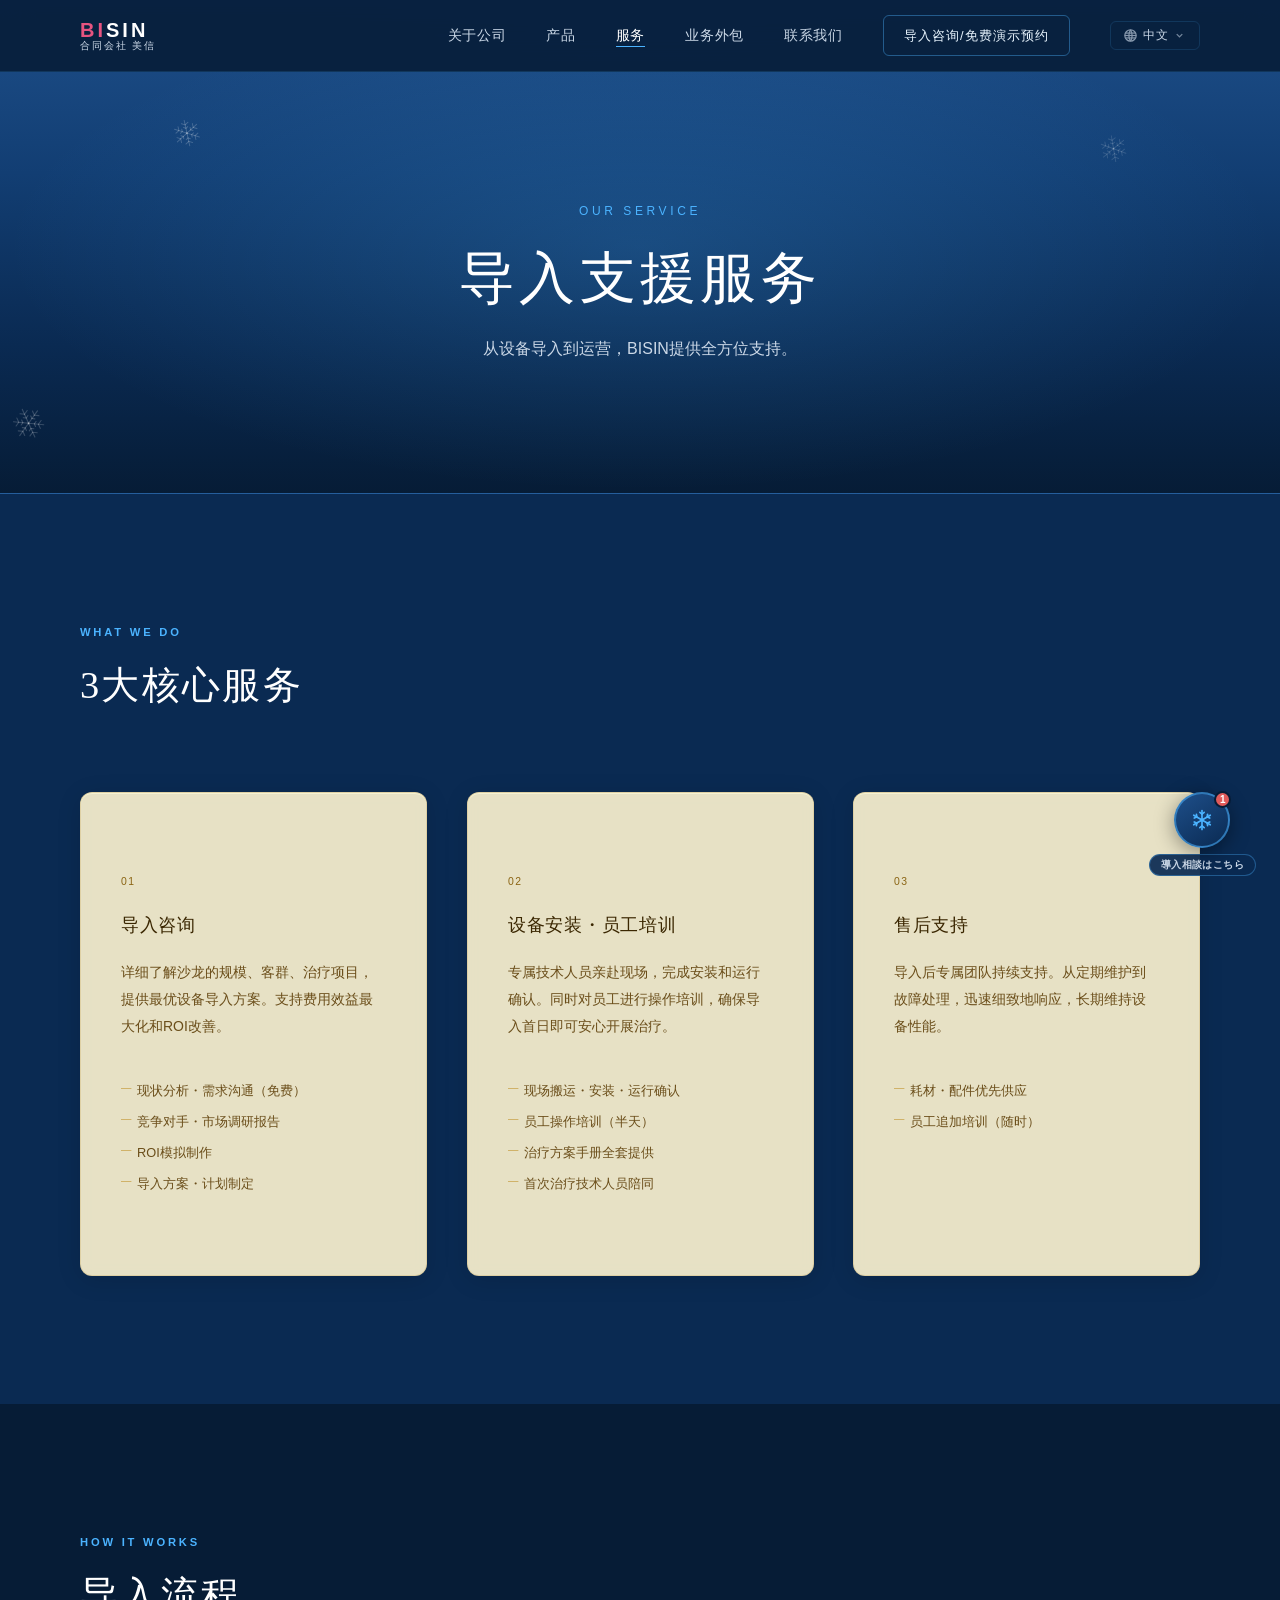
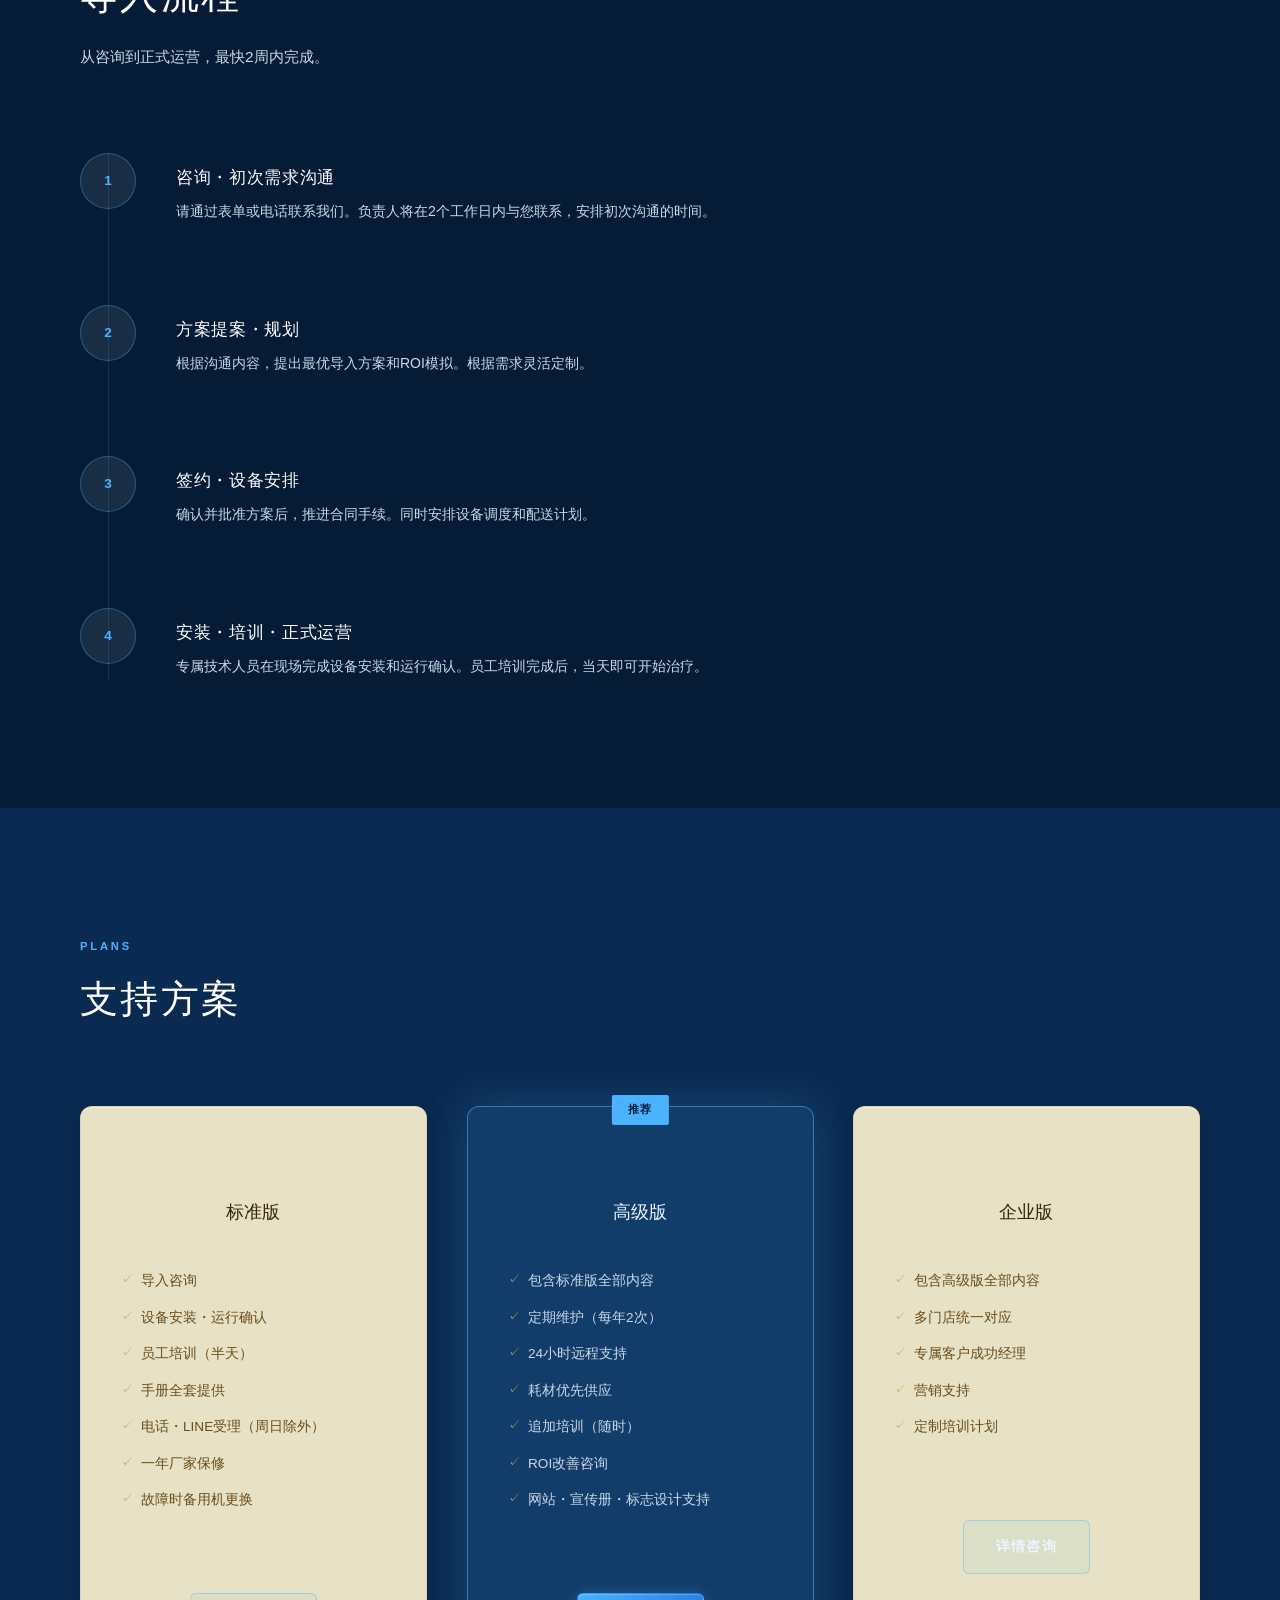
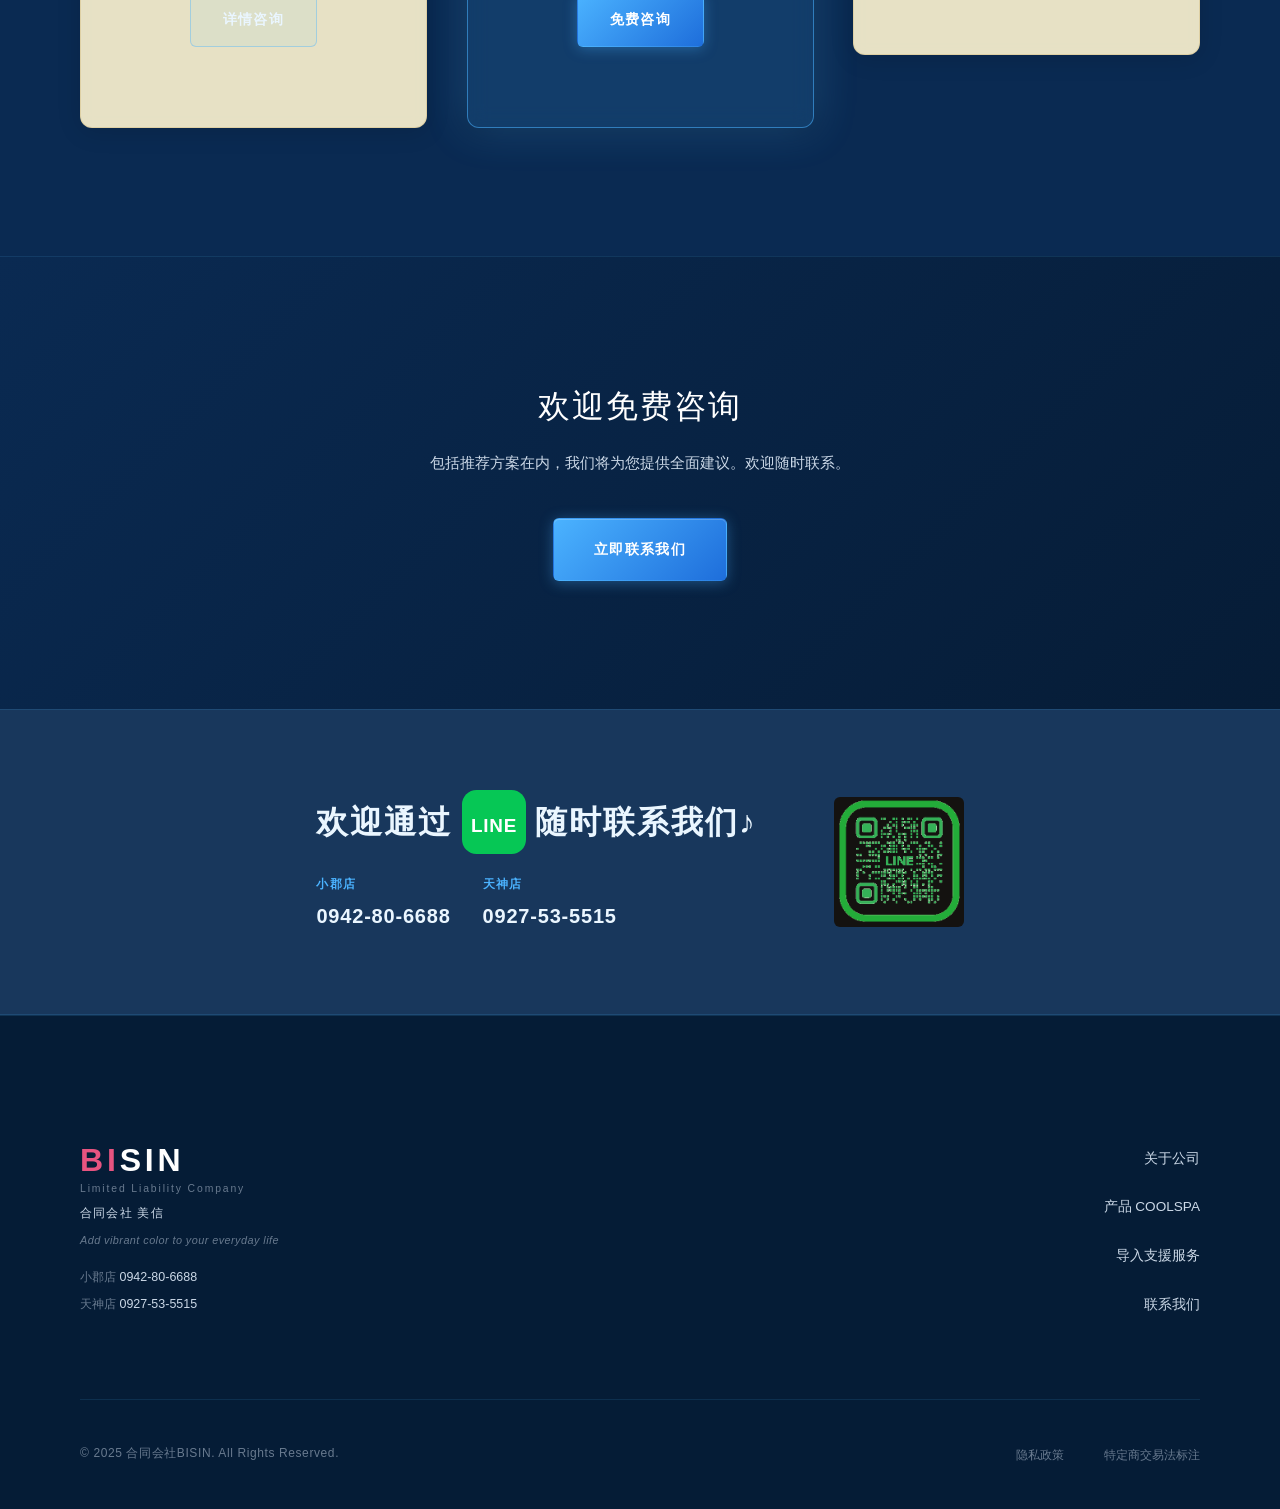
<file: service.html>
<!DOCTYPE html>
<html lang="ja">
<head>
  <meta charset="UTF-8" />
  <meta name="viewport" content="width=device-width, initial-scale=1.0" />
  <meta name="description" content="BISIN導入支援サービス｜コンサルティングから機器設置・研修・アフターサポートまで一貫してご支援します。" />
  <title>導入支援サービス | 合同会社BISIN</title>
  <link rel="stylesheet" href="css/style.css?v=10" />
</head>
<body>

  <header class="site-header">
    <nav class="nav" aria-label="メインナビゲーション">
      <a href="index.html" class="nav__logo">
        <span class="nav__logo-en"><span class="logo-bi">BI</span>SIN</span>
        <span class="nav__logo-ja" data-i18n="nav.logo.ja">合同会社 美信</span>
      </a>
      <ul class="nav__links">
        <li><a href="about.html" data-i18n="nav.about">会社について</a></li>
        <li><a href="product.html" data-i18n="nav.product">製品</a></li>
        <li><a href="service.html" class="nav__link--active" data-i18n="nav.service">サービス</a></li>
        <li><a href="outsourcing.html" data-i18n="nav.outsourcing">業務委託</a></li>
        <li><a href="contact.html" data-i18n="nav.contact">お問い合わせ</a></li>
      </ul>
      <a href="contact.html" class="nav__cta" data-i18n="nav.cta">無料相談</a>
      <div class="lang-picker" id="langPicker">
        <button class="lang-picker__trigger" aria-expanded="false" aria-haspopup="listbox" aria-label="言語選択">
          <svg class="lang-picker__globe" viewBox="0 0 16 16" fill="none" stroke="currentColor" stroke-width="1.5" xmlns="http://www.w3.org/2000/svg" aria-hidden="true"><circle cx="8" cy="8" r="7"/><path d="M8 1c-1.5 2.5-2 4.5-2 7s.5 4.5 2 7"/><path d="M8 1c1.5 2.5 2 4.5 2 7s-.5 4.5-2 7"/><path d="M1 8h14"/><path d="M2 5h12"/><path d="M2 11h12"/></svg>
          <span class="lang-picker__label">日本語</span>
          <svg class="lang-picker__chevron" viewBox="0 0 16 16" fill="none" stroke="currentColor" stroke-width="2" xmlns="http://www.w3.org/2000/svg" aria-hidden="true"><path d="M4 6l4 4 4-4"/></svg>
        </button>
        <div class="lang-picker__panel" role="listbox" aria-label="言語を選択">
          <div class="lang-picker__panel-header">Language</div>
          <button class="lang-picker__item lang-picker__item--active" role="option" aria-selected="true" data-lang="ja" data-label="日本語">
            <span class="lang-picker__code">JP</span><span class="lang-picker__name">日本語</span>
            <svg class="lang-picker__check" viewBox="0 0 16 16" fill="none" stroke="currentColor" stroke-width="2.5" xmlns="http://www.w3.org/2000/svg" aria-hidden="true"><path d="M3 8l4 4 6-7"/></svg>
          </button>
          <button class="lang-picker__item" role="option" aria-selected="false" data-lang="zh" data-label="中文">
            <span class="lang-picker__code">CN</span><span class="lang-picker__name">中文</span>
            <svg class="lang-picker__check" viewBox="0 0 16 16" fill="none" stroke="currentColor" stroke-width="2.5" xmlns="http://www.w3.org/2000/svg" aria-hidden="true"><path d="M3 8l4 4 6-7"/></svg>
          </button>
          <button class="lang-picker__item" role="option" aria-selected="false" data-lang="en" data-label="English">
            <span class="lang-picker__code">EN</span><span class="lang-picker__name">English</span>
            <svg class="lang-picker__check" viewBox="0 0 16 16" fill="none" stroke="currentColor" stroke-width="2.5" xmlns="http://www.w3.org/2000/svg" aria-hidden="true"><path d="M3 8l4 4 6-7"/></svg>
          </button>
        </div>
      </div>
      <button class="nav__hamburger" type="button" aria-label="メニューを開く">
        <span></span><span></span><span></span>
      </button>
    </nav>
  </header>

  <main>

    <section class="page-hero">
      <div class="container">
        <p class="page-hero__en">Our Service</p>
        <h1 class="page-hero__title" data-i18n="service.hero.title">導入支援サービス</h1>
        <p class="page-hero__desc" data-i18n="service.hero.desc">機器の導入から運用まで、BISINがトータルでサポートします。</p>
      </div>
    </section>

    <section class="service-cards">
      <div class="container">
        <p class="section-eyebrow">What We Do</p>
        <h2 class="section-title" data-i18n="service.cards.title">3つのコアサービス</h2>
        <div class="service-grid">

          <article class="service-card">
            <div class="service-card__num">01</div>
            <h3 class="service-card__title" data-i18n="service.s1.title">導入コンサルティング</h3>
            <p class="service-card__desc" data-i18n="service.s1.desc">サロンの規模・客層・施術メニューを詳しくヒアリングし、最適な機器導入プランをご提案します。費用対効果の最大化とROI改善をサポートします。</p>
            <ul class="service-card__list">
              <li data-i18n="service.s1.li1">現状分析・ニーズヒアリング（無料）</li>
              <li data-i18n="service.s1.li2">競合・市場調査レポート提供</li>
              <li data-i18n="service.s1.li3">ROIシミュレーション作成</li>
              <li data-i18n="service.s1.li4">導入プラン・スケジュール策定</li>
            </ul>
          </article>

          <article class="service-card">
            <div class="service-card__num">02</div>
            <h3 class="service-card__title" data-i18n="service.s2.title">機器設置・スタッフ研修</h3>
            <p class="service-card__desc" data-i18n="service.s2.desc">専任技術者が現地に出向き、設置・動作確認を実施。スタッフへの操作研修も行い、導入初日から安心して施術を開始できます。</p>
            <ul class="service-card__list">
              <li data-i18n="service.s2.li1">現地搬入・設置・動作確認</li>
              <li data-i18n="service.s2.li2">スタッフ操作トレーニング（半日）</li>
              <li data-i18n="service.s2.li3">施術プロトコルマニュアル一式提供</li>
              <li data-i18n="service.s2.li4">初回施術への技術者同行サポート</li>
            </ul>
          </article>

          <article class="service-card">
            <div class="service-card__num">03</div>
            <h3 class="service-card__title" data-i18n="service.s3.title">アフターサポート</h3>
            <p class="service-card__desc" data-i18n="service.s3.desc">導入後も専任チームが継続サポート。定期メンテナンスからトラブル対応まで、迅速かつ丁寧に対応し、機器のパフォーマンスを長期間維持します。</p>
            <ul class="service-card__list">
              <li data-i18n="service.s3.li3">消耗品・パーツ優先供給</li>
              <li data-i18n="service.s3.li4">スタッフ追加研修（随時対応）</li>
            </ul>
          </article>

        </div>
      </div>
    </section>

    <section class="service-flow">
      <div class="container">
        <p class="section-eyebrow">How It Works</p>
        <h2 class="section-title" data-i18n="service.flow.title">導入の流れ</h2>
        <p class="section-subtitle" data-i18n="service.flow.subtitle">お問い合わせから稼働開始まで、最短2週間で完結します。</p>
        <ol class="flow-list">
          <li class="flow-step">
            <div class="flow-step__num">1</div>
            <div class="flow-step__body">
              <h3 data-i18n="service.flow.s1.title">お問い合わせ・初回ヒアリング</h3>
              <p data-i18n="service.flow.s1.desc">フォームまたはお電話にてご連絡ください。担当者より2営業日以内にご連絡し、初回ヒアリングの日程を調整します。</p>
            </div>
          </li>
          <li class="flow-step">
            <div class="flow-step__num">2</div>
            <div class="flow-step__body">
              <h3 data-i18n="service.flow.s2.title">ご提案・プランニング</h3>
              <p data-i18n="service.flow.s2.desc">ヒアリング内容をもとに、最適な導入プランとROIシミュレーションをご提案。ご要望に合わせて柔軟にカスタマイズします。</p>
            </div>
          </li>
          <li class="flow-step">
            <div class="flow-step__num">3</div>
            <div class="flow-step__body">
              <h3 data-i18n="service.flow.s3.title">ご契約・機器手配</h3>
              <p data-i18n="service.flow.s3.desc">プランをご確認・ご承認いただいた後、契約手続きを進めます。同時に機器の手配・配送スケジュールを調整します。</p>
            </div>
          </li>
          <li class="flow-step">
            <div class="flow-step__num">4</div>
            <div class="flow-step__body">
              <h3 data-i18n="service.flow.s4.title">設置・研修・稼働開始</h3>
              <p data-i18n="service.flow.s4.desc">専任技術者が現地にて機器の設置・動作確認を実施。スタッフ研修完了後、即日施術を開始できます。</p>
            </div>
          </li>
        </ol>
      </div>
    </section>

    <section class="service-plans">
      <div class="container">
        <p class="section-eyebrow">Plans</p>
        <h2 class="section-title" data-i18n="service.plans.title">サポートプラン</h2>
        <div class="plan-grid">
          <div class="plan-card">
            <p class="plan-card__name" data-i18n="service.plan1.name">スタンダード</p>
            <ul class="plan-card__features">
              <li data-i18n="service.plan1.li1">導入コンサルティング</li>
              <li data-i18n="service.plan1.li2">機器設置・動作確認</li>
              <li data-i18n="service.plan1.li3">スタッフ研修（半日）</li>
              <li data-i18n="service.plan1.li4">マニュアル一式提供</li>
              <li data-i18n="service.plan1.li5">電話・LINE受付（日曜日除外）</li>
              <li data-i18n="service.plan1.li6">一年間メーカー保証</li>
              <li data-i18n="service.plan1.li7">故障時代替機交換</li>
            </ul>
            <a href="contact.html" class="btn btn--outline" data-i18n="service.plan1.btn">詳しく問い合わせる</a>
          </div>
          <div class="plan-card plan-card--featured">
            <p class="plan-card__badge" data-i18n="service.plan2.badge">おすすめ</p>
            <p class="plan-card__name" data-i18n="service.plan2.name">プレミアム</p>
            <ul class="plan-card__features">
              <li data-i18n="service.plan2.li1">スタンダードの全内容</li>
              <li data-i18n="service.plan2.li2">定期メンテナンス（年2回）</li>
              <li data-i18n="service.plan2.li3">24時間リモートサポート</li>
              <li data-i18n="service.plan2.li4">消耗品優先供給</li>
              <li data-i18n="service.plan2.li5">追加研修（随時）</li>
              <li data-i18n="service.plan2.li6">ROI改善コンサルティング</li>
              <li data-i18n="service.plan2.li7">ウェブサイト・パンフレット・ロゴ作成支援</li>
            </ul>
            <a href="contact.html" class="btn btn--primary" data-i18n="service.plan2.btn">無料相談はこちら</a>
          </div>
          <div class="plan-card">
            <p class="plan-card__name" data-i18n="service.plan3.name">エンタープライズ</p>
            <ul class="plan-card__features">
              <li data-i18n="service.plan3.li1">プレミアムの全内容</li>
              <li data-i18n="service.plan3.li2">複数拠点一括対応</li>
              <li data-i18n="service.plan3.li3">専任カスタマーサクセス</li>
              <li data-i18n="service.plan3.li4">マーケティング支援</li>
              <li data-i18n="service.plan3.li5">カスタム研修プログラム</li>
            </ul>
            <a href="contact.html" class="btn btn--outline" data-i18n="service.plan3.btn">詳しく問い合わせる</a>
          </div>
        </div>
      </div>
    </section>

    <section class="cta-banner">
      <div class="container">
        <h2 class="cta-banner__title" data-i18n="service.cta.title">まずは無料でご相談ください</h2>
        <p class="cta-banner__desc" data-i18n="service.cta.desc">どのプランが最適かも含めてご提案いたします。お気軽にご連絡ください。</p>
        <a href="contact.html" class="btn btn--primary btn--large" data-i18n="cta.btn">お問い合わせはこちら</a>
      </div>
    </section>

    <section class="line-banner">
      <div class="container">
        <div class="line-banner__inner">
          <div class="line-banner__content">
            <h2 class="line-banner__heading">
              <span data-i18n="line.before">お問い合わせは</span>
              <span class="line-banner__line-icon" aria-label="LINE">
                <svg viewBox="0 0 44 44" xmlns="http://www.w3.org/2000/svg"><rect width="44" height="44" rx="10" fill="#06C755"/><text x="22" y="29" text-anchor="middle" fill="white" font-family="Arial,sans-serif" font-weight="bold" font-size="13" letter-spacing="0.5">LINE</text></svg>
              </span>
              <span data-i18n="line.after">でいつでも♪</span>
            </h2>
            <div class="line-banner__stores">
              <div class="line-banner__store">
                <span class="line-banner__store-name" data-i18n="line.ogori">小郡店</span>
                <a href="tel:0942806688" class="line-banner__tel">0942-80-6688</a>
              </div>
              <div class="line-banner__store">
                <span class="line-banner__store-name" data-i18n="line.tenjin">天神店</span>
                <a href="tel:0927535515" class="line-banner__tel">0927-53-5515</a>
              </div>
            </div>
          </div>
          <div class="line-banner__qr">
            <img src="assets/line-qr.png" alt="LINE QRコード" width="130" height="130" />
          </div>
        </div>
      </div>
    </section>

  </main>

  <footer class="site-footer">
    <div class="container">
      <div class="footer__body">
        <div class="footer__brand">
          <p class="footer__logo-mark"><span class="logo-bi">BI</span>SIN</p>
          <p class="footer__logo-llc">Limited Liability Company</p>
          <p class="footer__logo-ja" data-i18n="nav.logo.ja">合同会社 美信</p>
          <p class="footer__tagline">Add vibrant color to your everyday life</p>
          <div class="footer__stores">
            <span><span data-i18n="line.ogori">小郡店</span> <a href="tel:0942806688">0942-80-6688</a></span>
            <span><span data-i18n="line.tenjin">天神店</span> <a href="tel:0927535515">0927-53-5515</a></span>
          </div>
        </div>
        <nav class="footer__nav" aria-label="フッターナビゲーション">
          <ul>
            <li><a href="about.html" data-i18n="footer.nav.about">会社について</a></li>
            <li><a href="product.html" data-i18n="footer.nav.product">製品 COOLSPA</a></li>
            <li><a href="service.html" data-i18n="footer.nav.service">導入支援サービス</a></li>
            <li><a href="contact.html" data-i18n="footer.nav.contact">お問い合わせ</a></li>
          </ul>
        </nav>
      </div>
      <div class="footer__bottom">
        <p class="footer__copy">&copy; 2025 合同会社BISIN. All Rights Reserved.</p>
        <ul class="footer__legal">
          <li><a href="#" data-i18n="footer.privacy">プライバシーポリシー</a></li>
          <li><a href="#" data-i18n="footer.legal">特定商取引法に基づく表記</a></li>
        </ul>
      </div>
    </div>
  </footer>

  <script src="js/i18n.js?v=5"></script>
  <script src="js/main.js?v=6"></script>
  <script src="js/particles.js?v=5"></script>
  <link rel="stylesheet" href="css/chatbot.css" />
  <script src="js/chatbot.js"></script>

</body>
</html>
</file>
<file: css/style.css>
/* ============================================================
   合同会社BISIN — style.css
   Design System + All Pages
   ============================================================ */

/* ============================================================
   1. CSS Variables (Design Tokens)
   ============================================================ */
:root {
  /* Colors — CoolSpa Blue Medical Aesthetics */
  --color-bg:         #0A2A52;
  --color-bg-2:       #061C36;
  --color-surface:    rgba(6,28,54,0.82);
  --color-surface-2:  rgba(6,28,54,0.92);
  --color-border:     rgba(75,179,255,0.15);
  --color-border-2:   rgba(75,179,255,0.40);

  --color-primary:    #4BB3FF;   /* ice blue */
  --color-primary-dim:#1E6EDB;
  --color-accent:     #EAF6FF;   /* light ice white */
  --color-silver:     #7EA8C8;

  --color-text:       #EAF6FF;
  --color-text-muted: #CBD8E7;
  --color-text-dim:   rgba(203,216,231,0.5);

  --color-white:      #ffffff;
  --color-danger:     #e05a5a;

  /* Gradients */
  --gradient-hero:    linear-gradient(180deg, #1E4F8A 0%, #123E73 35%, #0A2A52 70%, #061C36 100%);
  --gradient-glow:    radial-gradient(ellipse at center, rgba(75,179,255,0.18) 0%, transparent 70%);
  --gradient-card:    linear-gradient(145deg, rgba(255,255,255,0.88) 0%, rgba(255,255,255,0.78) 100%);
  --gradient-cta:     linear-gradient(135deg, #0A2A52 0%, #061C36 100%);

  /* Typography */
  --font-ja:          'Noto Serif JP', 'Yu Mincho', '游明朝', serif;
  --font-en:          'Montserrat', 'Helvetica Neue', sans-serif;
  --font-body:        'Noto Sans JP', 'Hiragino Kaku Gothic ProN', sans-serif;

  /* Spacing */
  --space-xs:   0.5rem;
  --space-sm:   1.25rem;
  --space-md:   2.5rem;
  --space-lg:   5rem;
  --space-xl:   8rem;
  --space-2xl:  12rem;

  /* Sizing */
  --container:  1200px;
  --nav-height: 72px;

  /* Borders */
  --radius-sm:  6px;
  --radius-md:  12px;
  --radius-lg:  20px;
  --radius-xl:  28px;

  /* Shadows */
  --shadow-glow:  0 0 40px rgba(75,179,255,0.28);
  --shadow-card:  0 4px 32px rgba(0,0,0,0.25);
  --shadow-btn:   0 4px 24px rgba(75,179,255,0.55);

  /* Transitions */
  --transition:   0.3s cubic-bezier(0.4, 0, 0.2, 1);
  --transition-slow: 0.6s cubic-bezier(0.4, 0, 0.2, 1);
}

/* ============================================================
   2. Reset & Base
   ============================================================ */
*, *::before, *::after {
  box-sizing: border-box;
  margin: 0;
  padding: 0;
}

html {
  font-size: 16px;
  scroll-behavior: smooth;
  -webkit-font-smoothing: antialiased;
  -moz-osx-font-smoothing: grayscale;
}

body {
  background-color: var(--color-bg);
  color: var(--color-text);
  font-family: var(--font-body);
  line-height: 1.8;
  overflow-x: hidden;
}

img {
  max-width: 100%;
  height: auto;
  display: block;
}

a {
  color: inherit;
  text-decoration: none;
  transition: color var(--transition);
}

ul, ol {
  list-style: none;
}

button {
  cursor: pointer;
  font-family: inherit;
  border: none;
  background: none;
}

address {
  font-style: normal;
}

.sr-only {
  position: absolute;
  width: 1px;
  height: 1px;
  padding: 0;
  margin: -1px;
  overflow: hidden;
  clip: rect(0, 0, 0, 0);
  white-space: nowrap;
  border: 0;
}

/* ============================================================
   3. Typography
   ============================================================ */
h1, h2, h3, h4, h5, h6 {
  font-family: var(--font-ja);
  font-weight: 400;
  line-height: 1.4;
  letter-spacing: 0.04em;
}

/* H1 — ページタイトル / Hero */
h1 {
  font-size: clamp(2.2rem, 5vw, 3.8rem);
  line-height: 1.25;
  letter-spacing: 0.06em;
}

/* H2 — セクション見出し */
h2 {
  font-size: clamp(1.6rem, 3vw, 2.4rem);
  line-height: 1.35;
  letter-spacing: 0.06em;
}

/* H3 — カード・リスト見出し */
h3 {
  font-size: clamp(1rem, 2vw, 1.25rem);
  line-height: 1.5;
  letter-spacing: 0.04em;
}

/* Body text */
p {
  font-size: 0.9625rem;
  line-height: 1.95;
  color: var(--color-text-muted);
}

.section-eyebrow {
  font-family: var(--font-en);
  font-size: 0.7rem;
  font-weight: 700;
  letter-spacing: 0.25em;
  text-transform: uppercase;
  color: var(--color-primary);
  margin-bottom: 1rem;
}

.section-title {
  font-family: var(--font-ja);
  font-size: clamp(1.6rem, 3vw, 2.4rem);
  font-weight: 400;
  color: var(--color-white);
  margin-bottom: 1.25rem;
  letter-spacing: 0.06em;
  line-height: 1.35;
}

.section-subtitle {
  font-size: 0.9625rem;
  color: var(--color-text-muted);
  line-height: 2;
  margin-bottom: var(--space-lg);
  max-width: 640px;
}

/* Section header block — eyebrow + title + subtitle をまとめたコンテナ */
.section-header {
  margin-bottom: var(--space-lg);
}

/* ============================================================
   4. Layout
   ============================================================ */
.container {
  width: 100%;
  max-width: var(--container);
  margin: 0 auto;
  padding: 0 clamp(1.25rem, 4vw, 2.5rem);
}

section {
  padding: clamp(5rem, 10vw, 8rem) 0;
}

/* Narrow content column for text-heavy sections */
.container--narrow {
  max-width: 800px;
}

/* ============================================================
   5. Buttons
   ============================================================ */
.btn {
  display: inline-flex;
  align-items: center;
  justify-content: center;
  gap: 0.5rem;
  padding: 0.875rem 2rem;
  border-radius: var(--radius-sm);
  font-family: var(--font-en);
  font-size: 0.85rem;
  font-weight: 600;
  letter-spacing: 0.1em;
  text-transform: uppercase;
  transition: all var(--transition);
  cursor: pointer;
  white-space: nowrap;
}

.btn--primary {
  background: linear-gradient(135deg, #D9B85C 0%, #C9A34B 55%, #A8862E 100%);
  color: #0a0905;
  border: 1px solid transparent;
  box-shadow: 0 2px 14px rgba(201,163,75,0.25), inset 0 1px 0 rgba(255,255,255,0.15);
  font-weight: 700;
}

.btn--primary:hover {
  background: linear-gradient(135deg, #E8C96A 0%, #D9B85C 55%, #C9A34B 100%);
  box-shadow: var(--shadow-btn), inset 0 1px 0 rgba(255,255,255,0.2);
  transform: translateY(-2px);
}

.btn--primary:active {
  transform: translateY(0);
  box-shadow: 0 1px 6px rgba(201,163,75,0.2);
}

.btn--outline {
  background: rgba(201,163,75,0.04);
  color: var(--color-accent);
  border: 1px solid var(--color-border-2);
}

.btn--outline:hover {
  border-color: var(--color-primary);
  color: var(--color-primary);
  background: rgba(201,163,75,0.08);
  transform: translateY(-2px);
  box-shadow: 0 4px 16px rgba(201,163,75,0.12);
}

.btn--outline:active {
  transform: translateY(0);
}

.btn--large {
  padding: 1.125rem 2.5rem;
  font-size: 0.9rem;
}

/* ============================================================
   6. Navigation
   ============================================================ */
.site-header {
  position: fixed;
  top: 0;
  left: 0;
  right: 0;
  z-index: 1000;
  height: var(--nav-height);
  background: rgba(4, 13, 26, 0.85);
  backdrop-filter: blur(16px);
  -webkit-backdrop-filter: blur(16px);
  border-bottom: 1px solid var(--color-border);
  transition: background var(--transition);
}

.site-header.scrolled {
  background: rgba(4, 13, 26, 0.98);
}

.nav {
  display: flex;
  align-items: center;
  height: 100%;
  max-width: var(--container);
  margin: 0 auto;
  padding: 0 var(--space-md);
  gap: var(--space-md);
}

.nav__logo {
  display: flex;
  flex-direction: column;
  line-height: 1.1;
  margin-right: auto;
}

.nav__logo-en {
  font-family: var(--font-en);
  font-size: 1.25rem;
  font-weight: 700;
  letter-spacing: 0.15em;
  color: var(--color-white);
}

.nav__logo-ja {
  font-family: var(--font-body);
  font-size: 0.6rem;
  letter-spacing: 0.2em;
  color: var(--color-text-muted);
}

.nav__links {
  display: flex;
  align-items: center;
  gap: var(--space-md);
}

.nav__links a {
  font-family: var(--font-body);
  font-size: 0.875rem;
  letter-spacing: 0.05em;
  color: var(--color-text-muted);
  position: relative;
  padding-bottom: 2px;
}

.nav__links a::after {
  content: '';
  position: absolute;
  bottom: -2px;
  left: 0;
  width: 0;
  height: 1px;
  background: var(--color-primary);
  transition: width var(--transition);
}

.nav__links a:hover,
.nav__links a.nav__link--active {
  color: var(--color-white);
}

.nav__links a:hover::after,
.nav__links a.nav__link--active::after {
  width: 100%;
}

.nav__cta {
  font-family: var(--font-body);
  font-size: 0.8rem;
  letter-spacing: 0.08em;
  padding: 0.5rem 1.25rem;
  border: 1px solid var(--color-border-2);
  border-radius: var(--radius-sm);
  color: var(--color-accent);
  transition: all var(--transition);
}

.nav__cta:hover {
  border-color: var(--color-primary);
  color: var(--color-primary);
  background: rgba(201, 163, 75, 0.06);
}

.nav__hamburger {
  display: none;
  flex-direction: column;
  justify-content: center;
  gap: 5px;
  width: 32px;
  height: 32px;
  padding: 4px;
}

.nav__hamburger span {
  display: block;
  height: 1px;
  background: var(--color-accent);
  transition: all var(--transition);
}

/* ============================================================
   6b. Language Switch UI
   ============================================================ */
/* Language Picker — dropdown */
.lang-picker {
  position: relative;
  flex-shrink: 0;
}

.lang-picker__trigger {
  display: flex;
  align-items: center;
  gap: 0.38rem;
  padding: 0.42rem 0.85rem;
  font-family: var(--font-en);
  font-size: 0.78rem;
  font-weight: 500;
  letter-spacing: 0.04em;
  color: var(--color-text-muted);
  background: transparent;
  border: 1px solid var(--color-border);
  border-radius: var(--radius-sm);
  cursor: pointer;
  transition: color var(--transition), border-color var(--transition), background var(--transition);
  white-space: nowrap;
  line-height: 1;
}

.lang-picker__trigger:hover {
  color: var(--color-accent);
  border-color: rgba(201, 163, 75, 0.4);
  background: rgba(201, 163, 75, 0.05);
}

.lang-picker.open .lang-picker__trigger {
  color: var(--color-primary);
  border-color: rgba(201, 163, 75, 0.5);
  background: rgba(201, 163, 75, 0.07);
}

.lang-picker__globe {
  width: 13px;
  height: 13px;
  flex-shrink: 0;
  opacity: 0.65;
}

.lang-picker__chevron {
  width: 11px;
  height: 11px;
  flex-shrink: 0;
  opacity: 0.55;
  transition: transform 0.25s cubic-bezier(0.22, 1, 0.36, 1);
}

.lang-picker.open .lang-picker__chevron {
  transform: rotate(180deg);
  opacity: 0.9;
}

/* Dropdown panel */
.lang-picker__panel {
  position: absolute;
  top: calc(100% + 10px);
  right: 0;
  min-width: 172px;
  background: var(--color-surface);
  border: 1px solid rgba(201, 163, 75, 0.18);
  border-radius: var(--radius-md);
  box-shadow:
    0 4px 6px rgba(0, 0, 0, 0.3),
    0 16px 48px rgba(0, 0, 0, 0.55),
    inset 0 1px 0 rgba(255, 255, 255, 0.04);
  overflow: hidden;
  opacity: 0;
  transform: translateY(-8px) scale(0.96);
  pointer-events: none;
  transition:
    opacity 0.22s cubic-bezier(0.22, 1, 0.36, 1),
    transform 0.22s cubic-bezier(0.22, 1, 0.36, 1);
  z-index: 1000;
  transform-origin: top right;
}

.lang-picker.open .lang-picker__panel {
  opacity: 1;
  transform: translateY(0) scale(1);
  pointer-events: auto;
}

.lang-picker__panel-header {
  padding: 0.55rem 1rem 0.45rem;
  font-family: var(--font-en);
  font-size: 0.62rem;
  letter-spacing: 0.16em;
  text-transform: uppercase;
  color: var(--color-text-dim);
  border-bottom: 1px solid rgba(201, 163, 75, 0.08);
}

/* Options */
.lang-picker__item {
  display: flex;
  align-items: center;
  gap: 0.7rem;
  width: 100%;
  padding: 0.72rem 1rem;
  font-size: 0.85rem;
  color: var(--color-text-muted);
  background: transparent;
  border: none;
  border-top: 1px solid rgba(201, 163, 75, 0.05);
  cursor: pointer;
  transition: background var(--transition), color var(--transition);
  text-align: left;
}

.lang-picker__item:first-of-type {
  border-top: none;
}

.lang-picker__item:hover {
  background: rgba(201, 163, 75, 0.07);
  color: var(--color-accent);
}

.lang-picker__item--active {
  color: var(--color-primary);
}

.lang-picker__item--active:hover {
  background: rgba(201, 163, 75, 0.09);
  color: var(--color-primary);
}

.lang-picker__code {
  font-family: var(--font-en);
  font-size: 0.65rem;
  font-weight: 700;
  letter-spacing: 0.1em;
  color: var(--color-text-dim);
  background: rgba(201, 163, 75, 0.08);
  border: 1px solid rgba(201, 163, 75, 0.15);
  border-radius: 3px;
  padding: 0.1rem 0.38rem;
  min-width: 28px;
  text-align: center;
  flex-shrink: 0;
  transition: background var(--transition), border-color var(--transition), color var(--transition);
}

.lang-picker__item--active .lang-picker__code,
.lang-picker__item:hover .lang-picker__code {
  background: rgba(201, 163, 75, 0.18);
  border-color: rgba(201, 163, 75, 0.38);
  color: var(--color-primary);
}

.lang-picker__name {
  flex: 1;
  font-family: var(--font-body);
}

.lang-picker__check {
  width: 13px;
  height: 13px;
  flex-shrink: 0;
  color: var(--color-primary);
  opacity: 0;
  transform: scale(0.6);
  transition: opacity 0.15s, transform 0.15s;
}

.lang-picker__item--active .lang-picker__check {
  opacity: 1;
  transform: scale(1);
}

/* lang-picker visible on mobile — see THEME OVERRIDES section */

/* ============================================================
   7. Hero Section (index.html)
   ============================================================ */
.hero {
  position: relative;
  min-height: 100vh;
  display: flex;
  align-items: center;
  justify-content: center;
  overflow: hidden;
  background: var(--gradient-hero);
}

.hero__bg {
  position: absolute;
  inset: 0;
  z-index: 0;
}

#particles-canvas {
  width: 100%;
  height: 100%;
}

.hero__content {
  position: relative;
  z-index: 1;
  text-align: center;
  padding: calc(var(--nav-height) + 2rem) var(--space-md) var(--space-xl);
  max-width: 800px;
}

.hero__eyebrow {
  font-family: var(--font-en);
  font-size: 0.75rem;
  letter-spacing: 0.3em;
  text-transform: uppercase;
  color: var(--color-primary);
  margin-bottom: var(--space-md);
  opacity: 0;
  animation: fadeInUp 0.8s ease 0.3s forwards;
}

.hero__title {
  display: flex;
  flex-direction: column;
  align-items: center;
  gap: var(--space-sm);
  margin-bottom: var(--space-md);
  opacity: 0;
  animation: fadeInUp 0.8s ease 0.5s forwards;
}

.hero__title-en {
  font-family: var(--font-en);
  font-size: clamp(4rem, 10vw, 8rem);
  font-weight: 200;
  letter-spacing: 0.2em;
  color: var(--color-white);
  line-height: 1;
  text-shadow: 0 0 80px rgba(201, 163, 75, 0.25);
}

.hero__title-ja {
  font-family: var(--font-ja);
  font-size: clamp(1rem, 2.5vw, 1.5rem);
  font-weight: 300;
  letter-spacing: 0.15em;
  color: var(--color-accent);
}

.hero__desc {
  font-size: 1rem;
  color: var(--color-text-muted);
  line-height: 2.2;
  margin-bottom: var(--space-lg);
  opacity: 0;
  animation: fadeInUp 0.8s ease 0.7s forwards;
}

.hero__actions {
  display: flex;
  align-items: center;
  justify-content: center;
  gap: var(--space-sm);
  flex-wrap: wrap;
  opacity: 0;
  animation: fadeInUp 0.8s ease 0.9s forwards;
}

.hero__scroll-indicator {
  position: absolute;
  bottom: 2rem;
  left: 50%;
  transform: translateX(-50%);
  display: flex;
  flex-direction: column;
  align-items: center;
  gap: 0.75rem;
  z-index: 1;
  opacity: 0;
  animation: fadeIn 1s ease 1.5s forwards;
}

.hero__scroll-indicator span {
  font-family: var(--font-en);
  font-size: 0.65rem;
  letter-spacing: 0.3em;
  color: var(--color-text-dim);
}

.hero__scroll-line {
  width: 1px;
  height: 48px;
  background: linear-gradient(to bottom, var(--color-primary), transparent);
  animation: scrollPulse 2s ease-in-out infinite;
}

/* ============================================================
   8. Overview Cards (index.html)
   ============================================================ */
.overview {
  background: var(--color-bg-2);
  padding: var(--space-xl) 0;
}

.overview__grid {
  display: grid;
  grid-template-columns: repeat(3, 1fr);
  gap: 1.5rem;
}

.overview-card {
  display: flex;
  flex-direction: column;
  padding: var(--space-lg) var(--space-md);
  background: var(--color-surface);
  border: 1px solid var(--color-border);
  border-radius: var(--radius-md);
  transition: transform var(--transition), box-shadow var(--transition), border-color var(--transition), background var(--transition);
  position: relative;
  overflow: hidden;
  box-shadow: 0 2px 16px rgba(0,0,0,0.35);
}

.overview-card::before {
  content: '';
  position: absolute;
  top: 0;
  left: 0;
  right: 0;
  height: 2px;
  background: linear-gradient(90deg, var(--color-primary), transparent);
  transform: scaleX(0);
  transform-origin: left;
  transition: transform var(--transition);
}

.overview-card:hover {
  background: var(--color-surface-2);
  border-color: var(--color-border-2);
  transform: translateY(-6px) scale(1.02);
  box-shadow: 0 12px 40px rgba(0,0,0,0.5), 0 0 0 1px rgba(201,163,75,0.12);
}

.overview-card:hover::before {
  transform: scaleX(1);
}

.overview-card__en {
  font-family: var(--font-en);
  font-size: 0.7rem;
  letter-spacing: 0.2em;
  text-transform: uppercase;
  color: var(--color-primary);
  margin-bottom: var(--space-sm);
}

.overview-card__title {
  font-family: var(--font-ja);
  font-size: 1.25rem;
  color: var(--color-white);
  margin-bottom: var(--space-sm);
}

.overview-card__desc {
  font-size: 0.875rem;
  color: var(--color-text-muted);
  line-height: 1.8;
  flex: 1;
}

.overview-card__arrow {
  display: inline-block;
  margin-top: var(--space-md);
  font-size: 1.25rem;
  color: var(--color-primary);
  transition: transform var(--transition);
}

.overview-card:hover .overview-card__arrow {
  transform: translateX(6px);
}

/* ============================================================
   9. Stats Section
   ============================================================ */
.stats-section {
  background: var(--color-bg);
  padding: var(--space-xl) 0;
  border-top: 1px solid var(--color-border);
  border-bottom: 1px solid var(--color-border);
}

.stats-grid {
  display: grid;
  grid-template-columns: repeat(3, 1fr);
  gap: var(--space-md);
  text-align: center;
}

.stat {
  padding: var(--space-md);
  display: flex;
  flex-direction: column;
  align-items: center;
  gap: 0.25rem;
}

.stat__number {
  font-family: var(--font-en);
  font-size: clamp(3rem, 6vw, 5rem);
  font-weight: 200;
  color: var(--color-white);
  line-height: 1;
  letter-spacing: -0.02em;
}

.stat__unit {
  font-family: var(--font-en);
  font-size: 1rem;
  color: var(--color-primary);
  font-weight: 300;
  margin-left: 0.25rem;
}

.stat__label {
  font-size: 0.8rem;
  color: var(--color-text-muted);
  letter-spacing: 0.05em;
  margin-top: 0.5rem;
}

/* ============================================================
   10. CTA Banner
   ============================================================ */
.cta-banner {
  background: var(--gradient-cta);
  border-top: 1px solid var(--color-border);
  text-align: center;
  padding: var(--space-xl) 0;
}

.cta-banner__title {
  font-family: var(--font-ja);
  font-size: clamp(1.5rem, 3vw, 2rem);
  color: var(--color-white);
  margin-bottom: var(--space-sm);
}

.cta-banner__desc {
  color: var(--color-text-muted);
  margin-bottom: var(--space-md);
  font-size: 0.95rem;
}

/* ============================================================
   11. Page Hero (内ページ共通)
   ============================================================ */
.page-hero {
  padding: calc(var(--nav-height) + var(--space-xl)) 0 var(--space-xl);
  background: var(--gradient-hero);
  border-bottom: 1px solid var(--color-border);
  text-align: center;
  position: relative;
  overflow: hidden;
}

.page-hero::before {
  content: '';
  position: absolute;
  inset: 0;
  background: var(--gradient-glow);
  pointer-events: none;
}

.page-hero__en {
  font-family: var(--font-en);
  font-size: 0.75rem;
  letter-spacing: 0.3em;
  text-transform: uppercase;
  color: var(--color-primary);
  margin-bottom: var(--space-sm);
}

.page-hero__title {
  font-family: var(--font-ja);
  font-size: clamp(2rem, 5vw, 3.5rem);
  font-weight: 300;
  color: var(--color-white);
  letter-spacing: 0.08em;
  margin-bottom: var(--space-sm);
}

.page-hero__desc {
  color: var(--color-text-muted);
  font-size: 1rem;
  line-height: 2;
}

/* ============================================================
   12. About Page
   ============================================================ */
.about-mission {
  background: var(--color-bg);
}

.about-mission__body {
  display: grid;
  grid-template-columns: 1fr 1fr;
  gap: var(--space-lg);
  align-items: center;
}

.about-mission__text p {
  color: var(--color-text-muted);
  margin-bottom: var(--space-sm);
  font-size: 0.95rem;
  line-height: 2;
}

.about-mission__visual {
  position: relative;
  border-radius: var(--radius-lg);
  overflow: hidden;
  box-shadow: 0 12px 40px rgba(0,0,0,0.35);
  max-width: 72%;
  margin-left: auto;
}

.about-mission__photo {
  width: 100%;
  height: auto;
  display: block;
  border-radius: var(--radius-lg);
}

.about-values {
  background: var(--color-bg-2);
}

.values-grid {
  display: grid;
  grid-template-columns: repeat(3, 1fr);
  gap: var(--space-md);
  margin-top: var(--space-lg);
}

.value-card {
  padding: var(--space-lg) var(--space-md);
  background: var(--color-surface);
  border: 1px solid var(--color-border);
  border-radius: var(--radius-md);
  transition: transform var(--transition), box-shadow var(--transition), border-color var(--transition);
  position: relative;
  box-shadow: 0 2px 16px rgba(0,0,0,0.35);
}

.value-card:hover {
  border-color: var(--color-border-2);
  transform: translateY(-6px) scale(1.02);
  box-shadow: 0 16px 48px rgba(0,0,0,0.5), 0 0 0 1px rgba(201,163,75,0.1);
}

.value-card__num {
  font-family: var(--font-en);
  font-size: 0.7rem;
  letter-spacing: 0.15em;
  color: var(--color-primary);
  margin-bottom: var(--space-sm);
}

.value-card__title {
  font-family: var(--font-ja);
  font-size: 1.1rem;
  color: var(--color-white);
  margin-bottom: var(--space-sm);
}

.value-card__desc {
  font-size: 0.875rem;
  color: var(--color-text-muted);
  line-height: 1.9;
}

.company-info {
  background: var(--color-bg);
}

.info-table {
  width: 100%;
  border-collapse: collapse;
  margin-top: var(--space-lg);
  font-size: 0.9rem;
}

.info-table tr {
  border-bottom: 1px solid var(--color-border);
}

.info-table th {
  width: 200px;
  padding: 1.25rem var(--space-md);
  text-align: left;
  color: var(--color-text-muted);
  font-weight: 400;
  font-family: var(--font-body);
  letter-spacing: 0.05em;
  vertical-align: top;
}

.info-table td {
  padding: 1.25rem var(--space-md);
  color: var(--color-text);
  line-height: 1.8;
}

.info-table a {
  color: var(--color-primary);
}

.info-table a:hover {
  text-decoration: underline;
}

/* ============================================================
   13. Product Page
   ============================================================ */
.product-showcase {
  background: var(--color-bg);
}

.product-showcase__body {
  display: grid;
  grid-template-columns: 1fr 1fr;
  gap: var(--space-xl);
  align-items: center;
}

.product-machine-img {
  width: 100%;
  max-width: 480px;
  height: auto;
  display: block;
  margin: 0 auto;
  filter: drop-shadow(0 20px 60px rgba(201,163,75,0.18));
}

.product-showcase__intro p {
  color: var(--color-text-muted);
  font-size: 0.95rem;
  line-height: 2;
  margin-bottom: var(--space-sm);
}

.product-showcase__badges {
  display: flex;
  flex-wrap: wrap;
  gap: 0.5rem;
  margin-top: var(--space-md);
}

.badge {
  font-family: var(--font-en);
  font-size: 0.7rem;
  letter-spacing: 0.1em;
  padding: 0.375rem 0.875rem;
  border: 1px solid var(--color-border-2);
  border-radius: 2px;
  color: var(--color-accent);
  background: rgba(201,163,75,0.05);
}

/* ============================================================
   Cryo Info Sections (5 panels)
   ============================================================ */
.cryo-section {
  overflow: hidden;
}

.cryo-section--odd {
  background: var(--color-bg);
}

.cryo-section--even {
  background: var(--color-bg-2);
}

.cryo-section__layout {
  display: grid;
  grid-template-columns: 1fr 1fr;
  gap: var(--space-xl);
  align-items: center;
}

.cryo-section--even .cryo-section__layout {
  direction: rtl;
}

.cryo-section--even .cryo-section__text,
.cryo-section--even .cryo-section__img-wrap {
  direction: ltr;
}

.cryo-section__title {
  font-family: var(--font-ja);
  font-size: clamp(1.5rem, 3vw, 2.2rem);
  font-weight: 500;
  color: var(--color-white);
  line-height: 1.4;
  margin-bottom: var(--space-md);
}

.cryo-section__body {
  display: flex;
  flex-direction: column;
  gap: 0.75rem;
}

.cryo-section__body p {
  font-family: var(--font-ja);
  font-size: 1rem;
  color: var(--color-text-muted);
  line-height: 1.9;
}

.cryo-section__hl {
  font-size: 1.05rem !important;
  font-weight: 600 !important;
  line-height: 1.7 !important;
  padding: 0.75rem 1rem;
  border-radius: var(--radius-sm);
}

.cryo-section__hl--blue {
  color: #5bc4e8 !important;
  background: rgba(91,196,232,0.07);
  border-left: 3px solid #5bc4e8;
}

.cryo-section__hl--gold {
  color: var(--color-primary) !important;
  background: rgba(201,163,75,0.07);
  border-left: 3px solid var(--color-primary);
}

.cryo-section__hl--red {
  color: #e07060 !important;
  background: rgba(224,112,96,0.07);
  border-left: 3px solid #e07060;
}

.cryo-section__img-wrap {
  position: relative;
  border-radius: var(--radius-lg);
  overflow: hidden;
  box-shadow: 0 24px 64px rgba(0,0,0,0.4);
}

.cryo-section__img {
  width: 100%;
  height: auto;
  display: block;
  border-radius: var(--radius-lg);
}

/* Benefits list (mechanism section) */
.cryo-benefits {
  display: flex;
  flex-direction: column;
  gap: 0;
  margin-top: var(--space-md);
  border: 1px solid var(--color-border);
  border-radius: var(--radius-md);
  overflow: hidden;
}

.cryo-benefits__item {
  display: flex;
  align-items: center;
  gap: var(--space-md);
  padding: 1.1rem var(--space-md);
  background: var(--color-surface);
  border-bottom: 1px solid var(--color-border);
  font-family: var(--font-ja);
  font-size: 1.05rem;
  color: var(--color-text-muted);
  transition: background var(--transition);
}

.cryo-benefits__item:last-child {
  border-bottom: none;
}

.cryo-benefits__item:hover {
  background: var(--color-surface-2);
}

.cryo-benefits__check {
  width: 28px;
  height: 28px;
  border-radius: 50%;
  background: rgba(91,196,232,0.12);
  border: 1.5px solid #5bc4e8;
  color: #5bc4e8;
  display: flex;
  align-items: center;
  justify-content: center;
  font-size: 0.8rem;
  flex-shrink: 0;
}

.cryo-benefits__key {
  font-weight: 700;
}

.cryo-benefits__key--red {
  color: #e07060;
}

/* Compare cards (section ③) */
.cryo-compare-cards {
  display: flex;
  flex-direction: column;
  gap: var(--space-sm);
  margin-top: var(--space-md);
}

.cryo-compare-card {
  padding: var(--space-md);
  border-radius: var(--radius-sm);
  border-left: 3px solid;
}

.cryo-compare-card--diet {
  background: rgba(201,122,42,0.06);
  border-color: #c97a2a;
}

.cryo-compare-card--cryo {
  background: rgba(201,163,75,0.06);
  border-color: var(--color-primary);
}

.cryo-compare-card__label {
  display: inline-block;
  font-size: 0.7rem;
  letter-spacing: 0.12em;
  font-family: var(--font-ja);
  padding: 0.2rem 0.7rem;
  border-radius: 2px;
  margin-bottom: 0.6rem;
  background: rgba(201,122,42,0.15);
  color: #e09050;
}

.cryo-compare-card__label--cryo {
  background: rgba(201,163,75,0.12);
  color: var(--color-primary);
}

.cryo-compare-card p {
  font-family: var(--font-ja);
  font-size: 0.9rem !important;
  color: var(--color-text-muted);
  line-height: 1.8;
  margin: 0;
}

.cryo-compare-card__hl {
  font-weight: 700 !important;
  font-size: 0.95rem !important;
  margin-top: 0.25rem !important;
}

.cryo-compare-card__hl--neg { color: #e07060 !important; }
.cryo-compare-card__hl--pos { color: var(--color-primary) !important; }

/* ============================================================
   VS Diet Section
   ============================================================ */
.product-vs-diet {
  background: var(--color-bg-2);
  overflow: hidden;
}

.vs-diet__lead {
  max-width: 580px;
  margin: 0 auto var(--space-xl);
  text-align: center;
  color: var(--color-text-muted);
  font-size: 0.95rem;
  line-height: 1.9;
}

.vs-diet__grid {
  display: grid;
  grid-template-columns: 1fr 56px 1fr;
  gap: 0;
  align-items: start;
  margin-top: var(--space-lg);
}

/* Panel */
.vs-diet__panel {
  background: var(--color-surface);
  border: 1px solid var(--color-border);
  border-radius: var(--radius-lg);
  padding: var(--space-lg);
  display: flex;
  flex-direction: column;
  gap: var(--space-md);
  position: relative;
}

.vs-diet__panel--diet {
  border-top: 3px solid #c97a2a;
}

.vs-diet__panel--cryo {
  border-top: 3px solid var(--color-primary);
  background: linear-gradient(160deg, rgba(201,163,75,0.04) 0%, var(--color-surface) 40%);
}

/* Badge */
.vs-diet__panel-badge {
  display: inline-block;
  font-family: var(--font-ja);
  font-size: 0.75rem;
  letter-spacing: 0.12em;
  padding: 0.3rem 0.9rem;
  border-radius: 2px;
  background: rgba(201,122,42,0.12);
  color: #e09050;
  border: 1px solid rgba(201,122,42,0.3);
  align-self: flex-start;
}

.vs-diet__panel-badge--cryo {
  background: rgba(201,163,75,0.1);
  color: var(--color-primary);
  border-color: rgba(201,163,75,0.3);
}

/* Visual area */
.vs-diet__visual {
  display: flex;
  flex-direction: column;
  align-items: center;
  gap: var(--space-sm);
  padding: var(--space-sm) 0;
}

.vs-diet__cells-wrap {
  display: flex;
  align-items: center;
  justify-content: center;
  gap: var(--space-md);
  width: 100%;
}

/* Fat cells grid */
.vs-cells {
  display: grid;
  grid-template-columns: repeat(3, 1fr);
  gap: 6px;
  padding: var(--space-sm);
  background: rgba(255,255,255,0.02);
  border: 1px solid var(--color-border);
  border-radius: var(--radius-sm);
}

/* Individual fat cell */
.vc {
  display: block;
  border-radius: 50%;
  background: radial-gradient(circle at 35% 35%, #f0b060, #d07020);
  box-shadow: 0 2px 6px rgba(0,0,0,0.3);
  transition: transform 0.3s ease;
}

.vc--lg { width: 28px; height: 28px; }
.vc--sm { width: 16px; height: 16px; }

.vs-cells--after-cryo {
  grid-template-columns: repeat(3, 1fr);
  min-height: 88px;
  align-content: start;
}

/* Arrow */
.vs-diet__arrow {
  display: flex;
  flex-direction: column;
  align-items: center;
  gap: 4px;
  flex-shrink: 0;
}

.vs-diet__arrow span {
  font-size: 0.65rem;
  letter-spacing: 0.08em;
  font-family: var(--font-ja);
  white-space: nowrap;
}

.vs-diet__arrow--diet {
  color: #c97a2a;
}

.vs-diet__arrow--diet svg {
  width: 40px;
  color: #c97a2a;
}

.vs-diet__arrow--cryo {
  color: var(--color-primary);
}

.vs-diet__arrow--cryo svg {
  width: 40px;
  color: var(--color-primary);
}

/* Caption */
.vs-diet__caption {
  font-family: var(--font-ja);
  font-size: 0.8rem;
  color: var(--color-text-muted);
  text-align: center;
  line-height: 1.7;
  letter-spacing: 0.05em;
}

.vs-diet__caption--cryo {
  color: var(--color-primary);
  font-weight: 500;
}

/* Description */
.vs-diet__desc {
  border-top: 1px solid var(--color-border);
  padding-top: var(--space-md);
}

.vs-diet__desc p {
  font-family: var(--font-ja);
  font-size: 0.9rem;
  color: var(--color-text-muted);
  line-height: 1.85;
}

.vs-diet__highlight {
  font-size: 1rem !important;
  font-weight: 600 !important;
  line-height: 1.6 !important;
}

.vs-diet__highlight--neg {
  color: #e07840 !important;
}

.vs-diet__highlight--pos {
  color: var(--color-primary) !important;
}

/* Center VS divider */
.vs-diet__divider {
  display: flex;
  align-items: center;
  justify-content: center;
  padding-top: 120px;
}

.vs-diet__vs-badge {
  font-family: var(--font-en);
  font-size: 0.75rem;
  font-weight: 700;
  letter-spacing: 0.15em;
  color: var(--color-text-dim);
  border: 1px solid var(--color-border);
  border-radius: 50%;
  width: 36px;
  height: 36px;
  display: flex;
  align-items: center;
  justify-content: center;
  background: var(--color-bg);
}

/* placeholder */
.specs-table th {
  padding: 1rem var(--space-md);
  text-align: left;
  color: var(--color-text-muted);
  font-weight: 400;
  background: var(--color-surface);
  width: 20%;
}

.specs-table td {
  padding: 1rem var(--space-md);
  color: var(--color-text);
}

.product-specs-title,
.product-specs .section-title {
  margin-bottom: 0;
}

/* ============================================================
   14. Service Page
   ============================================================ */
.service-cards {
  background: var(--color-bg);
}

.service-grid {
  display: grid;
  grid-template-columns: repeat(3, 1fr);
  gap: var(--space-md);
  margin-top: var(--space-lg);
}

.service-card {
  padding: var(--space-lg) var(--space-md);
  background: var(--color-surface);
  border: 1px solid var(--color-border);
  border-radius: var(--radius-md);
  transition: transform var(--transition), box-shadow var(--transition), border-color var(--transition);
  position: relative;
  overflow: hidden;
  box-shadow: 0 2px 16px rgba(0,0,0,0.35);
}

.service-card::before {
  content: '';
  position: absolute;
  top: 0;
  left: 0;
  right: 0;
  height: 2px;
  background: linear-gradient(90deg, var(--color-primary), rgba(201,163,75,0.2), transparent);
  transform: scaleX(0);
  transform-origin: left;
  transition: transform 0.4s cubic-bezier(0.4, 0, 0.2, 1);
}

.service-card:hover {
  border-color: var(--color-border-2);
  transform: translateY(-8px) scale(1.02);
  box-shadow: 0 20px 56px rgba(0,0,0,0.55), 0 0 0 1px rgba(201,163,75,0.12);
}

.service-card:hover::before {
  transform: scaleX(1);
}

.service-card__num {
  font-family: var(--font-en);
  font-size: 0.65rem;
  letter-spacing: 0.15em;
  color: var(--color-primary);
  margin-bottom: var(--space-sm);
}

.service-card__title {
  font-family: var(--font-ja);
  font-size: 1.15rem;
  color: var(--color-white);
  margin-bottom: var(--space-sm);
  font-weight: 400;
}

.service-card__desc {
  font-size: 0.875rem;
  color: var(--color-text-muted);
  line-height: 1.9;
  margin-bottom: var(--space-md);
}

.service-card__list {
  display: flex;
  flex-direction: column;
  gap: 0.5rem;
}

.service-card__list li {
  font-size: 0.8rem;
  color: var(--color-text-muted);
  padding-left: 1rem;
  position: relative;
}

.service-card__list li::before {
  content: '—';
  position: absolute;
  left: 0;
  color: var(--color-primary);
  font-size: 0.65rem;
}

.service-flow {
  background: var(--color-bg-2);
}

.flow-list {
  display: flex;
  flex-direction: column;
  gap: 0;
  margin-top: var(--space-lg);
  position: relative;
}

.flow-list::before {
  content: '';
  position: absolute;
  left: 28px;
  top: 0;
  bottom: 0;
  width: 1px;
  background: var(--color-border);
}

.flow-step {
  display: flex;
  gap: var(--space-md);
  padding-bottom: var(--space-lg);
  position: relative;
}

.flow-step:last-child {
  padding-bottom: 0;
}

.flow-step__num {
  display: flex;
  align-items: center;
  justify-content: center;
  width: 56px;
  height: 56px;
  min-width: 56px;
  border-radius: 50%;
  border: 1px solid var(--color-border-2);
  background: var(--color-surface);
  font-family: var(--font-en);
  font-size: 0.85rem;
  font-weight: 600;
  color: var(--color-primary);
  z-index: 1;
}

.flow-step__body {
  padding-top: 0.75rem;
}

.flow-step__body h3 {
  font-family: var(--font-ja);
  font-size: 1.05rem;
  color: var(--color-white);
  margin-bottom: 0.5rem;
  font-weight: 400;
}

.flow-step__body p {
  font-size: 0.875rem;
  color: var(--color-text-muted);
  line-height: 1.9;
}

.flow-step__note {
  display: inline-block;
  margin-top: 0.5rem;
  font-size: 0.75rem !important;
  color: var(--color-text-dim) !important;
  border: 1px solid var(--color-border);
  padding: 0.25rem 0.75rem;
  border-radius: 2px;
}

.service-plans {
  background: var(--color-bg);
}

.plan-grid {
  display: grid;
  grid-template-columns: repeat(3, 1fr);
  gap: var(--space-md);
  margin-top: var(--space-lg);
  align-items: start;
}

.plan-card {
  padding: var(--space-lg) var(--space-md);
  background: var(--color-surface);
  border: 1px solid var(--color-border);
  border-radius: var(--radius-md);
  text-align: center;
  position: relative;
  box-shadow: 0 2px 16px rgba(0,0,0,0.35);
  transition: transform var(--transition), box-shadow var(--transition), border-color var(--transition);
}

.plan-card:hover {
  transform: translateY(-6px) scale(1.02);
  border-color: var(--color-border-2);
  box-shadow: 0 16px 48px rgba(0,0,0,0.5);
}

.plan-card--featured {
  border-color: var(--color-primary);
  background: linear-gradient(160deg, var(--color-surface-2) 0%, rgba(20,18,16,0.98) 100%);
  box-shadow: var(--shadow-glow), 0 2px 24px rgba(0,0,0,0.5);
}

.plan-card--featured:hover {
  transform: translateY(-8px) scale(1.03);
  box-shadow: 0 0 60px rgba(201,163,75,0.22), 0 20px 56px rgba(0,0,0,0.6);
}

.plan-card__badge {
  position: absolute;
  top: -12px;
  left: 50%;
  transform: translateX(-50%);
  background: var(--color-primary);
  color: var(--color-bg);
  font-size: 0.7rem;
  font-weight: 700;
  letter-spacing: 0.1em;
  padding: 0.25rem 1rem;
  border-radius: 2px;
}

.plan-card__name {
  font-family: var(--font-ja);
  font-size: 1.1rem;
  color: var(--color-white);
  margin-bottom: var(--space-md);
  padding-top: var(--space-xs);
}

.plan-card__features {
  text-align: left;
  display: flex;
  flex-direction: column;
  gap: 0.75rem;
  margin-bottom: var(--space-lg);
}

.plan-card__features li {
  font-size: 0.85rem;
  color: var(--color-text-muted);
  padding-left: 1.25rem;
  position: relative;
}

.plan-card__features li::before {
  content: '✓';
  position: absolute;
  left: 0;
  color: var(--color-primary);
  font-size: 0.75rem;
}

/* ============================================================
   15. Contact Page
   ============================================================ */
.contact-section {
  background: var(--color-bg);
}

.contact-body {
  display: grid;
  grid-template-columns: 380px 1fr;
  gap: var(--space-xl);
  align-items: start;
}

.contact-info {
  position: sticky;
  top: calc(var(--nav-height) + var(--space-md));
}

.contact-info__title {
  font-family: var(--font-ja);
  font-size: 1.1rem;
  color: var(--color-white);
  margin-bottom: var(--space-md);
  font-weight: 400;
  padding-bottom: var(--space-sm);
  border-bottom: 1px solid var(--color-border);
}

.contact-info__list {
  display: flex;
  flex-direction: column;
  gap: var(--space-sm);
  margin-bottom: var(--space-lg);
}

.contact-info__item {
  padding: var(--space-sm) 0;
  border-bottom: 1px solid var(--color-border);
}

.contact-info__item dt {
  font-size: 0.7rem;
  letter-spacing: 0.15em;
  color: var(--color-primary);
  text-transform: uppercase;
  font-family: var(--font-en);
  margin-bottom: 0.375rem;
}

.contact-info__item dd {
  font-size: 0.9rem;
  color: var(--color-text-muted);
  line-height: 1.8;
}

.contact-info__item a {
  color: var(--color-accent);
  transition: color var(--transition);
}

.contact-info__item a:hover {
  color: var(--color-primary);
}

.contact-info__note {
  padding: var(--space-md);
  background: var(--color-surface);
  border: 1px solid var(--color-border);
  border-radius: var(--radius-md);
}

.contact-info__note h3 {
  font-family: var(--font-ja);
  font-size: 0.9rem;
  color: var(--color-accent);
  margin-bottom: var(--space-sm);
  font-weight: 400;
}

.contact-info__note ul {
  display: flex;
  flex-direction: column;
  gap: 0.5rem;
}

.contact-info__note li {
  font-size: 0.8rem;
  color: var(--color-text-muted);
  padding-left: 1rem;
  position: relative;
  line-height: 1.7;
}

.contact-info__note li::before {
  content: 'Q.';
  position: absolute;
  left: 0;
  color: var(--color-primary);
  font-size: 0.65rem;
  font-family: var(--font-en);
  font-weight: 600;
  top: 0.1rem;
}

/* FAQ Accordion */
.faq-accordion {
  display: flex;
  flex-direction: column;
  gap: 0;
  margin: 0;
}

.faq-accordion__item {
  border-bottom: 1px solid rgba(75,179,255,0.15);
}

.faq-accordion__item:last-child {
  border-bottom: none;
}

.faq-accordion__btn {
  width: 100%;
  display: flex;
  align-items: flex-start;
  justify-content: space-between;
  gap: 0.3rem;
  background: none;
  border: none;
  cursor: pointer;
  padding: 0.75rem 0;
  font-family: var(--font-ja);
  font-size: 0.82rem;
  color: var(--color-text);
  text-align: left;
  line-height: 1.5;
}

.faq-accordion__btn [data-i18n] {
  flex: 1;
}

.faq-q-label {
  flex-shrink: 0;
  color: var(--color-primary);
  font-family: var(--font-en);
  font-size: 0.65rem;
  font-weight: 700;
  margin-top: 0.15rem;
  line-height: 1;
}

.faq-accordion__chevron {
  flex-shrink: 0;
  width: 10px;
  height: 10px;
  color: var(--color-primary);
  transition: transform 0.25s ease;
  opacity: 0.7;
  margin-top: 0.2rem;
}

.faq-accordion__btn[aria-expanded="true"] .faq-accordion__chevron {
  transform: rotate(180deg);
}

.faq-accordion__body {
  position: relative;
  padding: 0 0 0.75rem 1.5rem;
  font-size: 0.78rem;
  color: var(--color-text-muted);
  line-height: 1.75;
}

.faq-accordion__body::before {
  content: 'A.';
  position: absolute;
  left: 0;
  top: 0;
  color: var(--color-accent);
  font-family: var(--font-en);
  font-size: 0.65rem;
  font-weight: 700;
}

.faq-hl {
  background: none;
  color: var(--color-primary);
  font-weight: 700;
}

.faq-accordion__body p {
  margin: 0 0 0.5rem;
}

.faq-accordion__body p:last-child {
  margin-bottom: 0;
}

.faq-accordion__body ul {
  margin: 0.4rem 0 0.5rem;
  padding-left: 1rem;
  display: flex;
  flex-direction: column;
  gap: 0.25rem;
}

.faq-accordion__body ul li {
  font-size: 0.78rem;
  color: var(--color-text-muted);
  padding-left: 0;
  position: static;
  line-height: 1.6;
}

.faq-accordion__body ul li::before {
  content: none;
}

.contact-line-wrap {
  display: flex;
  flex-direction: column;
  align-items: center;
  justify-content: center;
}

.contact-line-wrap__title {
  font-family: var(--font-ja);
  font-size: 1.1rem;
  color: var(--color-white);
  font-weight: 400;
  margin-bottom: var(--space-md);
  padding-bottom: var(--space-sm);
  border-bottom: 1px solid var(--color-border);
  width: 100%;
}

.contact-line-card {
  background: var(--color-surface);
  border: 1px solid var(--color-border);
  border-radius: var(--radius-md);
  padding: var(--space-xl) var(--space-lg);
  display: flex;
  flex-direction: column;
  align-items: center;
  gap: var(--space-lg);
  width: 100%;
  max-width: 380px;
}

.contact-line-card__top {
  display: flex;
  align-items: center;
  gap: var(--space-sm);
}

.contact-line-card__top .line-banner__line-icon svg {
  width: 48px;
  height: 48px;
}

.contact-line-card__tagline {
  font-family: var(--font-ja);
  font-size: 1.2rem;
  color: var(--color-white);
  font-weight: 500;
}

.contact-line-card__qr img {
  display: block;
  border-radius: var(--radius-sm);
}

.contact-line-card__stores {
  display: flex;
  flex-direction: column;
  gap: var(--space-sm);
  width: 100%;
}

.required {
  color: var(--color-danger);
  font-size: 0.75rem;
  margin-left: 0.25rem;
}

.checkbox-group {
  border: none;
  display: flex;
  flex-direction: column;
  gap: 0.5rem;
}

.form-label {
  font-size: 0.8rem;
  letter-spacing: 0.08em;
  color: var(--color-text-muted);
  margin-bottom: 0.25rem;
}

.checkbox-label {
  display: flex;
  align-items: flex-start;
  gap: 0.75rem;
  cursor: pointer;
  font-size: 0.875rem;
  color: var(--color-text-muted);
  line-height: 1.7;
}

.checkbox-label input[type="checkbox"] {
  width: 16px;
  height: 16px;
  min-width: 16px;
  margin-top: 0.2rem;
  accent-color: var(--color-primary);
  cursor: pointer;
}

.checkbox-label a {
  color: var(--color-primary);
  text-decoration: underline;
}

.form-group--submit {
  display: flex;
  flex-direction: column;
  align-items: flex-start;
  gap: var(--space-sm);
}

.form-note {
  font-size: 0.75rem;
  color: var(--color-text-dim);
  line-height: 1.7;
}

/* ============================================================
   16. Footer
   ============================================================ */
.site-footer {
  background: var(--color-bg-2);
  border-top: 1px solid var(--color-border);
  padding: var(--space-xl) 0 var(--space-md);
}

.footer__body {
  display: flex;
  justify-content: space-between;
  align-items: flex-start;
  gap: var(--space-lg);
  padding-bottom: var(--space-lg);
  border-bottom: 1px solid var(--color-border);
  margin-bottom: var(--space-md);
}

/* footer logo/tagline moved to section 16b */

.footer__nav ul {
  display: flex;
  flex-direction: column;
  gap: var(--space-sm);
  text-align: right;
}

.footer__nav a {
  font-size: 0.85rem;
  color: var(--color-text-muted);
  transition: color var(--transition);
}

.footer__nav a:hover {
  color: var(--color-primary);
}

.footer__bottom {
  display: flex;
  justify-content: space-between;
  align-items: center;
  gap: var(--space-md);
  flex-wrap: wrap;
}

.footer__copy {
  font-family: var(--font-en);
  font-size: 0.75rem;
  color: var(--color-text-dim);
  letter-spacing: 0.05em;
}

.footer__legal {
  display: flex;
  gap: var(--space-md);
}

.footer__legal a {
  font-size: 0.75rem;
  color: var(--color-text-dim);
  transition: color var(--transition);
}

.footer__legal a:hover {
  color: var(--color-primary);
}

/* ============================================================
   16b. BISIN Logo & LINE Banner
   ============================================================ */

/* Pink "BI" letters in logo */
.logo-bi {
  color: #E75480;
}

/* Footer brand extended */
.footer__logo-mark {
  font-family: var(--font-en);
  font-size: 2rem;
  font-weight: 700;
  letter-spacing: 0.12em;
  color: var(--color-white);
  line-height: 1;
  margin-bottom: 0.2rem;
}

.footer__logo-llc {
  font-family: var(--font-en);
  font-size: 0.65rem;
  letter-spacing: 0.18em;
  color: var(--color-text-dim);
  margin-bottom: 0.2rem;
}

.footer__logo-ja {
  font-size: 0.75rem;
  color: var(--color-text-muted);
  letter-spacing: 0.1em;
  margin-bottom: 0.3rem;
}

.footer__tagline {
  font-family: var(--font-en);
  font-size: 0.68rem;
  font-style: italic;
  color: var(--color-text-dim);
  letter-spacing: 0.04em;
  margin-bottom: 0.9rem;
}

.footer__stores {
  display: flex;
  flex-direction: column;
  gap: 0.3rem;
  font-size: 0.78rem;
  color: var(--color-text-dim);
}

.footer__stores a {
  color: var(--color-text-muted);
  text-decoration: none;
  transition: color var(--transition);
}

.footer__stores a:hover {
  color: var(--color-primary);
}

/* LINE Banner */
.line-banner {
  padding: var(--space-lg) 0;
  background: var(--color-surface);
  border-top: 1px solid var(--color-border);
  border-bottom: 1px solid var(--color-border);
}

.line-banner__inner {
  display: flex;
  align-items: center;
  justify-content: center;
  gap: clamp(2rem, 6vw, 5rem);
}

.line-banner__heading {
  display: flex;
  align-items: center;
  gap: 0.6rem;
  flex-wrap: wrap;
  font-size: clamp(1.3rem, 3.5vw, 2rem);
  font-weight: 700;
  color: var(--color-text);
  margin: 0 0 1.2rem;
  line-height: 1.3;
}

.line-banner__line-icon svg {
  display: block;
  width: 2em;
  height: 2em;
  flex-shrink: 0;
}

.line-banner__stores {
  display: flex;
  gap: 2rem;
  flex-wrap: wrap;
}

.line-banner__store {
  display: flex;
  flex-direction: column;
  gap: 0.2rem;
}

.line-banner__store-name {
  font-size: 0.72rem;
  font-weight: 600;
  letter-spacing: 0.12em;
  color: var(--color-primary);
}

.line-banner__tel {
  font-family: var(--font-en);
  font-size: 1.25rem;
  font-weight: 700;
  color: var(--color-text);
  text-decoration: none;
  letter-spacing: 0.04em;
  transition: color var(--transition);
}

.line-banner__tel:hover {
  color: var(--color-primary);
}

.line-banner__qr img {
  width: 130px;
  height: 130px;
  display: block;
  border-radius: var(--radius-sm);
}

@media (max-width: 768px) {
  .line-banner__inner {
    flex-direction: column;
    text-align: center;
    gap: 1.5rem;
  }
  .line-banner__heading {
    justify-content: center;
  }
  .line-banner__stores {
    justify-content: center;
  }
}

/* ============================================================
   17. Animations
   ============================================================ */
/* Stagger delays for grid children */
.fade-in-up.delay-1 { transition-delay: 0.1s; }
.fade-in-up.delay-2 { transition-delay: 0.2s; }
.fade-in-up.delay-3 { transition-delay: 0.3s; }
.fade-in-up.delay-4 { transition-delay: 0.4s; }

@keyframes fadeInUp {
  from {
    opacity: 0;
    transform: translateY(24px);
  }
  to {
    opacity: 1;
    transform: translateY(0);
  }
}

@keyframes fadeIn {
  from { opacity: 0; }
  to   { opacity: 1; }
}

@keyframes pulse {
  0%, 100% { transform: scale(1);   opacity: 0.6; }
  50%       { transform: scale(1.1); opacity: 1;   }
}

@keyframes scrollPulse {
  0%   { transform: scaleY(1);   opacity: 1; }
  50%  { transform: scaleY(0.6); opacity: 0.4; }
  100% { transform: scaleY(1);   opacity: 1; }
}

.fade-in-up {
  opacity: 0;
  transform: translateY(28px);
  transition: opacity 0.75s cubic-bezier(0.22, 1, 0.36, 1),
              transform 0.75s cubic-bezier(0.22, 1, 0.36, 1);
  will-change: opacity, transform;
}

.fade-in-up.visible {
  opacity: 1;
  transform: translateY(0);
}

/* ============================================================
   18. Responsive
   ============================================================ */
@media (max-width: 1024px) {
  .about-mission__body,
  .product-showcase__body {
    grid-template-columns: 1fr;
  }

  .about-mission__visual {
    max-width: 100%;
    margin-left: 0;
  }

  .contact-body {
    grid-template-columns: 1fr;
  }

  .contact-info {
    position: static;
  }

  .contact-line-wrap {
    align-items: center;
  }

  .contact-line-card {
    max-width: 100%;
  }
}

/* Mobile nav open state */
.nav__links--open {
  display: flex !important;
  flex-direction: column;
  position: fixed;
  top: var(--nav-height);
  left: 0;
  right: 0;
  background: rgba(4, 13, 26, 0.98);
  border-bottom: 1px solid var(--color-border);
  padding: var(--space-md);
  gap: var(--space-sm);
  z-index: 999;
}

.nav__links--open a {
  font-size: 1rem;
  padding: 0.5rem 0;
  border-bottom: 1px solid var(--color-border);
  color: var(--color-text-muted);
}

.nav__cta--open {
  display: block !important;
  position: fixed;
  top: calc(var(--nav-height) + 4 * var(--space-md) + 4 * 2.5rem);
  left: var(--space-md);
  right: var(--space-md);
  z-index: 999;
  text-align: center;
  padding: 0.875rem;
}

.nav__hamburger.open span:nth-child(1) {
  transform: translateY(6px) rotate(45deg);
}
.nav__hamburger.open span:nth-child(2) {
  opacity: 0;
}
.nav__hamburger.open span:nth-child(3) {
  transform: translateY(-6px) rotate(-45deg);
}

/* Field error */
.field--error {
  border-color: var(--color-danger) !important;
  box-shadow: 0 0 0 3px rgba(224, 90, 90, 0.1) !important;
}

@media (max-width: 768px) {
  :root {
    --space-xl: 5rem;
    --space-lg: 3rem;
    --space-md: 1.75rem;
    --space-sm: 1rem;
  }

  .nav__links,
  .nav__cta {
    display: none;
  }

  .nav__hamburger {
    display: flex;
  }

  .overview__grid {
    grid-template-columns: 1fr;
    gap: 1rem;
  }

  .stats-grid {
    grid-template-columns: 1fr;
    gap: 0;
  }

  .stat {
    border-bottom: 1px solid var(--color-border);
    padding: var(--space-lg) var(--space-md);
  }

  .values-grid,
  .service-grid,
  .plan-grid {
    grid-template-columns: 1fr;
  }

  .form-row {
    grid-template-columns: 1fr;
  }

  .footer__body {
    flex-direction: column;
  }

  .footer__nav ul {
    text-align: left;
  }

  .footer__bottom {
    flex-direction: column;
    align-items: flex-start;
  }

  .hero__title-en {
    font-size: clamp(3rem, 15vw, 5rem);
  }

  .cryo-section__layout {
    grid-template-columns: 1fr;
  }

  .cryo-section--even .cryo-section__layout {
    direction: ltr;
  }

  .vs-diet__grid {
    grid-template-columns: 1fr;
    gap: var(--space-md);
  }

  .vs-diet__divider {
    padding-top: 0;
    flex-direction: row;
    gap: var(--space-md);
  }

  .vs-diet__divider::before,
  .vs-diet__divider::after {
    content: '';
    flex: 1;
    height: 1px;
    background: var(--color-border);
  }
}

@media (max-width: 480px) {
  .hero__actions {
    flex-direction: column;
    align-items: stretch;
  }

  .hero__actions .btn {
    text-align: center;
  }

  .vs-diet__cells-wrap {
    flex-wrap: wrap;
    justify-content: center;
  }
}

/* ============================================================
   THEME OVERRIDES — CoolSpa Blue Medical Aesthetics
   ============================================================ */

/* ============================================================
   BEFORE / AFTER RESULTS SECTION
   ============================================================ */
.cryo-results-section {
  padding: var(--space-lg) 0;
  background: rgba(6,28,54,0.7);
  text-align: center;
}

.cryo-results__header {
  max-width: 720px;
  margin: 0 auto var(--space-md);
}

.cryo-results__lead {
  color: var(--color-text-muted);
  font-size: 1rem;
  line-height: 1.85;
  margin-top: var(--space-sm);
  white-space: pre-line;
}

/* Image + overlaid case labels */
.cryo-results__img-wrap {
  position: relative;
  display: inline-block;
  max-width: 900px;
  width: 100%;
  margin: 0 auto;
  border-radius: var(--radius-lg);
  overflow: hidden;
  box-shadow: 0 8px 48px rgba(0,0,0,0.45);
}

.cryo-results__img {
  width: 100%;
  height: auto;
  display: block;
  border-radius: var(--radius-lg);
}

/* Subtle gradient overlay so labels read cleanly */
.cryo-results__img-wrap::after {
  content: '';
  position: absolute;
  inset: 0;
  background: linear-gradient(
    to bottom,
    rgba(6,28,54,0.35) 0%,
    transparent 18%,
    transparent 82%,
    rgba(6,28,54,0.25) 100%
  );
  border-radius: var(--radius-lg);
  pointer-events: none;
}

.cryo-results__labels {
  position: absolute;
  top: 0; left: 0; right: 0;
  display: flex;
  justify-content: space-between;
  padding: 14px 18px;
  z-index: 1;
}

.cryo-results__case-label {
  display: flex;
  flex-direction: column;
  align-items: flex-start;
  gap: 2px;
}
.cryo-results__case-label--right {
  align-items: flex-end;
}

.cryo-results__case-name {
  font-family: var(--font-ja);
  font-size: 0.92rem;
  font-weight: 700;
  color: #ffffff;
  text-shadow: 0 1px 6px rgba(0,0,0,0.7);
  letter-spacing: 0.04em;
}

.cryo-results__case-count {
  font-size: 0.78rem;
  color: #4BB3FF;
  font-weight: 600;
  text-shadow: 0 1px 4px rgba(0,0,0,0.8);
  letter-spacing: 0.06em;
}

/* Three-point highlights */
.cryo-results__points {
  display: flex;
  justify-content: center;
  gap: var(--space-md);
  flex-wrap: wrap;
  margin-top: var(--space-md);
  max-width: 700px;
  margin-left: auto;
  margin-right: auto;
}

.cryo-results__point {
  display: flex;
  align-items: center;
  gap: 8px;
  background: rgba(255,246,210,0.90);
  border: 1px solid rgba(201,163,75,0.30);
  border-radius: var(--radius-xl);
  padding: 10px 22px;
  font-size: 0.9rem;
  font-weight: 600;
  color: #3A2600;
  backdrop-filter: blur(6px);
  -webkit-backdrop-filter: blur(6px);
  box-shadow: 0 2px 12px rgba(0,0,0,0.10);
}

.cryo-results__point-icon {
  color: #4BB3FF;
  font-size: 1rem;
  line-height: 1;
}

.cryo-results__disclaimer {
  margin-top: var(--space-sm);
  font-size: 0.78rem;
  color: var(--color-text-dim);
  letter-spacing: 0.03em;
}

@media (max-width: 600px) {
  .cryo-results__points {
    flex-direction: column;
    align-items: center;
  }
  .cryo-results__labels {
    padding: 8px 10px;
  }
  .cryo-results__case-name { font-size: 0.78rem; }
  .cryo-results__case-count { font-size: 0.68rem; }
}

/* --- Lang-picker: globe icon only on mobile ---------------- */
@media (max-width: 768px) {
  /* Show lang-picker on mobile (was display:none) */
  .lang-picker {
    display: block;
    order: 2; /* after hamburger → appears to the right */
  }

  /* Hamburger stays left of globe */
  .nav__hamburger {
    order: 1;
  }

  /* Globe-only: hide text label and chevron */
  .lang-picker__label,
  .lang-picker__chevron {
    display: none;
  }

  /* Compact icon-only trigger */
  .lang-picker__trigger {
    padding: 0.4rem 0.5rem;
    border-color: rgba(75,179,255,0.22);
  }

  .lang-picker__globe {
    width: 22px;
    height: 22px;
    opacity: 0.88;
  }

  /* Dropdown panel opens to the left so it doesn't overflow screen */
  .lang-picker__panel {
    right: 0;
    left: auto;
    min-width: 158px;
  }

  /* Tighten gap between hamburger and globe */
  .nav {
    gap: 0.6rem;
  }
}

/* --- Buttons ------------------------------------------------ */
.btn--primary {
  background: linear-gradient(135deg, #4BB3FF 0%, #1E6EDB 100%);
  color: #ffffff;
  box-shadow: 0 2px 14px rgba(75,179,255,0.35), inset 0 1px 0 rgba(255,255,255,0.2);
}
.btn--primary:hover {
  background: linear-gradient(135deg, #6BC3FF 0%, #2E7EEB 100%);
  box-shadow: 0 4px 24px rgba(75,179,255,0.55), inset 0 1px 0 rgba(255,255,255,0.25);
}
.btn--primary:active {
  box-shadow: 0 1px 6px rgba(75,179,255,0.2);
}
.btn--outline {
  background: rgba(75,179,255,0.06);
  color: var(--color-accent);
  border: 1px solid rgba(75,179,255,0.4);
}
.btn--outline:hover {
  border-color: var(--color-primary);
  color: var(--color-primary);
  background: rgba(75,179,255,0.12);
  box-shadow: 0 4px 16px rgba(75,179,255,0.18);
}

/* --- Navigation -------------------------------------------- */
.site-header {
  background: rgba(6,28,54,0.88);
  border-bottom-color: rgba(75,179,255,0.15);
}
.site-header.scrolled {
  background: rgba(6,28,54,0.98);
}
.nav__cta:hover {
  background: rgba(75,179,255,0.08);
  border-color: var(--color-primary);
  color: var(--color-primary);
}

/* Lang picker */
.lang-picker__trigger:hover {
  border-color: rgba(75,179,255,0.40);
  background: rgba(75,179,255,0.06);
  color: var(--color-accent);
}
.lang-picker.open .lang-picker__trigger {
  color: var(--color-primary);
  border-color: rgba(75,179,255,0.50);
  background: rgba(75,179,255,0.08);
}
.lang-picker__panel {
  background: rgba(6,28,54,0.97);
  border-color: rgba(75,179,255,0.20);
  box-shadow: 0 4px 6px rgba(0,0,0,0.4), 0 16px 48px rgba(0,0,0,0.6), inset 0 1px 0 rgba(75,179,255,0.06);
}
.lang-picker__panel-header {
  border-bottom-color: rgba(75,179,255,0.10);
}
.lang-picker__item {
  border-top-color: rgba(75,179,255,0.06);
}
.lang-picker__item:hover {
  background: rgba(75,179,255,0.09);
  color: var(--color-accent);
}
.lang-picker__item--active:hover {
  background: rgba(75,179,255,0.12);
}
.lang-picker__code {
  background: rgba(75,179,255,0.10);
  border-color: rgba(75,179,255,0.18);
}
.lang-picker__item--active .lang-picker__code,
.lang-picker__item:hover .lang-picker__code {
  background: rgba(75,179,255,0.20);
  border-color: rgba(75,179,255,0.40);
  color: var(--color-primary);
}
.nav__links--open {
  background: rgba(6,28,54,0.98);
  border-bottom-color: rgba(75,179,255,0.15);
}
.nav__links--open a {
  border-bottom-color: rgba(75,179,255,0.10);
}

/* --- Hero -------------------------------------------------- */
.hero__title-en {
  text-shadow: 0 0 80px rgba(75,179,255,0.40);
}

/* --- Light-gold glass cards -------------------------------- */
.overview-card,
.value-card,
.service-card,
.plan-card {
  background: rgba(255,246,210,0.90);
  backdrop-filter: blur(8px);
  -webkit-backdrop-filter: blur(8px);
  border: 1px solid rgba(201,163,75,0.28);
  box-shadow: 0 4px 24px rgba(0,0,0,0.12), inset 0 1px 0 rgba(255,255,220,0.6);
}
.overview-card:hover,
.value-card:hover,
.service-card:hover,
.plan-card:hover {
  background: rgba(255,248,220,0.96);
  border-color: rgba(201,163,75,0.50);
  box-shadow: 0 12px 40px rgba(0,0,0,0.14), 0 0 0 1px rgba(201,163,75,0.30);
}
.overview-card::before {
  background: linear-gradient(90deg, #C9A34B, transparent);
}
.service-card::before {
  background: linear-gradient(90deg, #C9A34B, rgba(201,163,75,0.2), transparent);
}

/* Card text overrides for gold card backgrounds */
.overview-card__title,
.value-card__title,
.service-card__title,
.plan-card__name {
  color: #3A2600;
}
.overview-card__desc,
.value-card__desc,
.service-card__desc {
  color: #6B4E1A;
}
.overview-card__en,
.value-card__num,
.service-card__num {
  color: #8B6514;
}
.service-card__list li {
  color: #6B4E1A;
}
.service-card__list li::before {
  color: #C9A34B;
}
.plan-card__features li {
  color: #6B4E1A;
}
.plan-card__features li::before {
  color: #C9A34B;
}
.overview-card__arrow {
  color: #C9A34B;
}

/* Featured plan card stays semi-transparent blue */
.plan-card--featured {
  background: rgba(75,179,255,0.14) !important;
  backdrop-filter: blur(10px) !important;
  -webkit-backdrop-filter: blur(10px) !important;
  border-color: rgba(75,179,255,0.55) !important;
  box-shadow: var(--shadow-glow), 0 2px 24px rgba(0,0,0,0.3) !important;
}
.plan-card--featured:hover {
  box-shadow: 0 0 60px rgba(75,179,255,0.35), 0 20px 56px rgba(0,0,0,0.2) !important;
}
.plan-card--featured .plan-card__name { color: var(--color-accent); }
.plan-card--featured .plan-card__features li { color: var(--color-text-muted); }
.plan-card__badge {
  background: var(--color-primary);
  color: #061C36;
}

/* --- About ------------------------------------------------- */
.about-values {
  background: rgba(6,28,54,0.6);
}

/* --- Product ----------------------------------------------- */
.product-machine-img {
  filter: drop-shadow(0 20px 60px rgba(75,179,255,0.28));
}
.badge {
  background: rgba(75,179,255,0.10);
  border-color: rgba(75,179,255,0.30);
  color: var(--color-accent);
}

/* --- Cryo sections ----------------------------------------- */
.cryo-section--odd {
  background: rgba(10,42,82,0.75);
}
.cryo-section--even {
  background: rgba(6,28,54,0.75);
}
.cryo-benefits {
  border-color: rgba(75,179,255,0.15);
}
.cryo-benefits__item {
  background: rgba(255,255,255,0.06);
  border-bottom-color: rgba(75,179,255,0.10);
}
.cryo-benefits__item:hover {
  background: rgba(255,255,255,0.10);
}

/* --- VS Diet section --------------------------------------- */
.vs-diet__panel {
  background: rgba(255,255,255,0.08);
  border-color: rgba(75,179,255,0.15);
}
.vs-diet__panel--cryo {
  background: rgba(75,179,255,0.08);
  border-top-color: rgba(75,179,255,0.6);
}
.vs-diet__vs-badge {
  border-color: rgba(75,179,255,0.20);
  background: rgba(6,28,54,0.9);
}

/* --- Service page ------------------------------------------ */
.flow-step__num {
  background: rgba(255,255,255,0.08);
  border-color: rgba(75,179,255,0.35);
}
.service-card:hover {
  box-shadow: 0 20px 56px rgba(0,0,0,0.15), 0 0 0 1px rgba(75,179,255,0.15);
}

/* --- Company info table ------------------------------------ */
.info-table tr {
  border-bottom-color: rgba(75,179,255,0.12);
}
.info-table a { color: var(--color-primary); }

/* --- Contact page ------------------------------------------ */
.contact-info__title {
  border-bottom-color: rgba(75,179,255,0.15);
}
.contact-info__item {
  border-bottom-color: rgba(75,179,255,0.12);
}
.contact-info__note {
  background: rgba(255,255,255,0.07);
  border-color: rgba(75,179,255,0.15);
}
.contact-line-wrap__title {
  border-bottom-color: rgba(75,179,255,0.15);
}
.contact-line-card {
  background: rgba(255,246,210,0.90);
  backdrop-filter: blur(8px);
  -webkit-backdrop-filter: blur(8px);
  border: 1px solid rgba(201,163,75,0.28);
  box-shadow: 0 4px 24px rgba(0,0,0,0.12), inset 0 1px 0 rgba(255,255,220,0.6);
  max-width: 480px;
}
.contact-line-card__tagline { color: #3A2600; }

/* --- Stats ------------------------------------------------- */
.stats-section {
  border-top-color: rgba(75,179,255,0.15);
  border-bottom-color: rgba(75,179,255,0.15);
}
.stat {
  border-bottom-color: rgba(75,179,255,0.12);
}

/* --- Overview section -------------------------------------- */
.overview {
  background: rgba(6,28,54,0.65);
}

/* --- CTA Banner -------------------------------------------- */
.cta-banner {
  background: linear-gradient(135deg, #0A2A52 0%, #061C36 100%);
  border-top-color: rgba(75,179,255,0.15);
}

/* --- Page hero --------------------------------------------- */
.page-hero {
  border-bottom-color: rgba(75,179,255,0.15);
}

/* --- LINE banner ------------------------------------------- */
.line-banner {
  background: rgba(255,255,255,0.06);
  border-top-color: rgba(75,179,255,0.15);
  border-bottom-color: rgba(75,179,255,0.15);
}
.line-banner__store-name {
  color: var(--color-primary);
}

/* --- Footer ------------------------------------------------ */
.site-footer {
  background: rgba(6,28,54,0.96);
  border-top-color: rgba(75,179,255,0.15);
}
.footer__body {
  border-bottom-color: rgba(75,179,255,0.12);
}
.footer__nav a:hover,
.footer__stores a:hover,
.footer__legal a:hover {
  color: var(--color-primary);
}
</file>
<file: css/chatbot.css>
/* ============================================================
   合同会社BISIN — chatbot.css
   COOLSPA導入相談チャットウィジェット
   ============================================================ */

/* ── Launcher ────────────────────────────────────────────── */
.cb-launcher {
  position: fixed;
  bottom: 24px;
  right: 24px;
  display: flex;
  flex-direction: column;
  align-items: center;
  gap: 6px;
  cursor: pointer;
  border: none;
  background: none;
  z-index: 9000;
  padding: 0;
}

.cb-launcher__circle {
  position: relative;
  width: 56px;
  height: 56px;
  border-radius: 50%;
  background: linear-gradient(145deg, #1E4F8A 0%, #0A2A52 100%);
  border: 2px solid rgba(75, 179, 255, 0.55);
  box-shadow: 0 4px 20px rgba(0, 0, 0, 0.4);
  display: flex;
  align-items: center;
  justify-content: center;
  transition: transform 0.22s ease, box-shadow 0.22s ease;
  animation: cb-pulse 3s ease-in-out infinite;
}

.cb-launcher:hover .cb-launcher__circle {
  transform: scale(1.08);
  box-shadow: 0 6px 28px rgba(0, 0, 0, 0.5), 0 0 0 6px rgba(75, 179, 255, 0.12);
}

.cb-launcher__circle svg {
  width: 26px;
  height: 26px;
  color: #4BB3FF;
}

.cb-launcher__badge {
  position: absolute;
  top: -3px;
  right: -3px;
  width: 17px;
  height: 17px;
  border-radius: 50%;
  background: #e05a5a;
  border: 2px solid #061C36;
  font-size: 10px;
  font-weight: 700;
  color: #fff;
  display: flex;
  align-items: center;
  justify-content: center;
  font-family: 'Montserrat', sans-serif;
}

.cb-launcher__label {
  background: rgba(10, 42, 82, 0.92);
  border: 1px solid rgba(75, 179, 255, 0.35);
  border-radius: 16px;
  padding: 3px 11px;
  font-size: 10px;
  font-weight: 700;
  color: #CBD8E7;
  letter-spacing: 0.04em;
  white-space: nowrap;
}

@keyframes cb-pulse {
  0%, 100% { box-shadow: 0 4px 24px rgba(0,0,0,0.4), 0 0 0 0 rgba(75,179,255,0.30); }
  50%       { box-shadow: 0 4px 24px rgba(0,0,0,0.4), 0 0 0 10px rgba(75,179,255,0); }
}

/* ── Window ──────────────────────────────────────────────── */
.cb-window {
  position: fixed;
  bottom: 96px;
  right: 24px;
  width: 340px;
  max-height: 560px;
  background: #fff;
  border-radius: 18px;
  box-shadow: 0 8px 48px rgba(0, 0, 0, 0.40), 0 0 0 1px rgba(75, 179, 255, 0.18);
  display: flex;
  flex-direction: column;
  overflow: hidden;
  z-index: 8999;
  transform-origin: bottom right;
  transition: opacity 0.22s ease, transform 0.22s ease;
}

.cb-window.cb-hidden {
  opacity: 0;
  transform: scale(0.90) translateY(12px);
  pointer-events: none;
}

/* ── Header ──────────────────────────────────────────────── */
.cb-header {
  background: linear-gradient(135deg, #0A2A52 0%, #1E4F8A 100%);
  padding: 13px 16px;
  display: flex;
  align-items: center;
  gap: 10px;
  flex-shrink: 0;
}

.cb-header__icon {
  width: 36px;
  height: 36px;
  border-radius: 50%;
  background: rgba(75, 179, 255, 0.18);
  border: 1.5px solid rgba(75, 179, 255, 0.40);
  display: flex;
  align-items: center;
  justify-content: center;
  flex-shrink: 0;
}

.cb-header__icon svg { width: 18px; height: 18px; color: #4BB3FF; }

.cb-header__info { flex: 1; }

.cb-header__title {
  font-size: 13px;
  font-weight: 700;
  color: #fff;
  letter-spacing: 0.02em;
}

.cb-header__sub {
  font-size: 10px;
  color: rgba(75, 179, 255, 0.85);
  margin-top: 1px;
  display: flex;
  align-items: center;
  gap: 4px;
}

.cb-header__sub::before {
  content: '';
  width: 5px;
  height: 5px;
  border-radius: 50%;
  background: #4ade80;
  flex-shrink: 0;
}

.cb-header__close {
  background: rgba(255, 255, 255, 0.10);
  border: none;
  color: rgba(255, 255, 255, 0.60);
  cursor: pointer;
  width: 26px;
  height: 26px;
  border-radius: 50%;
  display: flex;
  align-items: center;
  justify-content: center;
  transition: background 0.2s, color 0.2s;
  flex-shrink: 0;
}

.cb-header__close:hover {
  background: rgba(255, 255, 255, 0.22);
  color: #fff;
}

/* ── Progress bar ────────────────────────────────────────── */
.cb-progress {
  height: 2px;
  background: rgba(75, 179, 255, 0.12);
  flex-shrink: 0;
}

.cb-progress__fill {
  height: 100%;
  background: #4BB3FF;
  transition: width 0.4s ease;
  width: 0%;
}

/* ── Scrollable body ─────────────────────────────────────── */
.cb-body {
  flex: 1;
  overflow-y: auto;
  padding: 14px 12px 10px;
  display: flex;
  flex-direction: column;
  gap: 8px;
  background: #f6f9fc;
  scrollbar-width: thin;
  scrollbar-color: #c5d8eb transparent;
}

.cb-body::-webkit-scrollbar { width: 3px; }
.cb-body::-webkit-scrollbar-thumb { background: #c5d8eb; border-radius: 2px; }

/* ── Message bubbles ─────────────────────────────────────── */
.cb-bubble-bot {
  background: #fff;
  border: 1px solid #dce8f4;
  border-radius: 12px;
  border-top-left-radius: 3px;
  padding: 10px 12px;
  font-size: 12px;
  line-height: 1.7;
  color: #1a2e45;
  box-shadow: 0 1px 5px rgba(10, 42, 82, 0.06);
  max-width: 92%;
  align-self: flex-start;
}

.cb-bubble-bot strong { color: #0A2A52; }

.cb-bubble-user {
  background: linear-gradient(135deg, #1E4F8A, #0A2A52);
  color: #fff;
  border-radius: 12px;
  border-top-right-radius: 3px;
  padding: 9px 12px;
  font-size: 12px;
  line-height: 1.6;
  max-width: 78%;
  align-self: flex-end;
}

/* ── Typing indicator ────────────────────────────────────── */
.cb-typing {
  display: flex;
  align-items: center;
  gap: 3px;
  padding: 9px 12px;
  background: #fff;
  border: 1px solid #dce8f4;
  border-radius: 12px;
  border-top-left-radius: 3px;
  align-self: flex-start;
}

.cb-typing__dot {
  width: 6px;
  height: 6px;
  border-radius: 50%;
  background: #4BB3FF;
  animation: cb-dot 1.2s ease-in-out infinite;
}

.cb-typing__dot:nth-child(2) { animation-delay: 0.18s; }
.cb-typing__dot:nth-child(3) { animation-delay: 0.36s; }

@keyframes cb-dot {
  0%, 80%, 100% { opacity: 0.3; transform: translateY(0); }
  40%            { opacity: 1;   transform: translateY(-3px); }
}

/* ── 6-topic grid (2 col × 3 row) ───────────────────────── */
.cb-topic-grid {
  display: grid;
  grid-template-columns: 1fr 1fr;
  gap: 5px;
  width: 100%;
}

.cb-topic-btn {
  background: #fff;
  border: 1.5px solid #c8ddf0;
  border-radius: 10px;
  padding: 10px 8px;
  font-size: 11px;
  font-weight: 600;
  color: #0A2A52;
  line-height: 1.35;
  text-align: center;
  cursor: pointer;
  font-family: 'Noto Sans JP', 'Hiragino Kaku Gothic ProN', sans-serif;
  transition: border-color 0.18s, background 0.18s, transform 0.14s, box-shadow 0.18s;
  box-shadow: 0 1px 4px rgba(10, 42, 82, 0.07);
}

.cb-topic-btn:hover {
  border-color: #1E6EDB;
  background: #EEF6FF;
  transform: translateY(-1px);
  box-shadow: 0 3px 10px rgba(30, 110, 219, 0.13);
}

.cb-topic-btn:disabled { cursor: not-allowed; transform: none; }

/* ── Related-topic chips (post-answer navigation) ─────── */
.cb-related-wrap {
  display: flex;
  flex-direction: column;
  gap: 6px;
  width: 100%;
}

.cb-related-label {
  font-size: 10px;
  font-weight: 700;
  color: #8fa8c0;
  letter-spacing: 0.04em;
}

.cb-related {
  display: flex;
  flex-wrap: wrap;
  gap: 5px;
}

.cb-related__chip {
  background: rgba(30, 79, 138, 0.07);
  border: 1.5px solid #c8ddf0;
  border-radius: 20px;
  padding: 5px 11px;
  font-size: 10.5px;
  font-weight: 600;
  color: #1E4F8A;
  cursor: pointer;
  font-family: 'Noto Sans JP', 'Hiragino Kaku Gothic ProN', sans-serif;
  transition: background 0.15s, border-color 0.15s, transform 0.12s;
  white-space: nowrap;
}

.cb-related__chip:hover {
  background: #EEF6FF;
  border-color: #1E6EDB;
  transform: translateY(-1px);
}

.cb-related__chip:disabled { cursor: not-allowed; transform: none; }

.cb-related__form {
  background: #fff;
  border: 1.5px solid #c8ddf0;
  border-radius: 20px;
  padding: 5px 11px;
  font-size: 10.5px;
  font-weight: 600;
  color: #1a2e45;
  cursor: pointer;
  font-family: 'Noto Sans JP', 'Hiragino Kaku Gothic ProN', sans-serif;
  transition: background 0.15s, border-color 0.15s, transform 0.12s;
  display: inline-flex;
  align-items: center;
  gap: 4px;
  white-space: nowrap;
}

.cb-related__form:hover {
  background: #EEF6FF;
  border-color: #1E6EDB;
  transform: translateY(-1px);
}

.cb-related__form:disabled { cursor: not-allowed; transform: none; }

/* ── 2×2 Action grid (legacy, kept for compat) ─────────── */
.cb-grid {
  display: grid;
  grid-template-columns: 1fr 1fr;
  gap: 6px;
  width: 100%;
}

.cb-grid__btn {
  background: #fff;
  border: 1.5px solid #c8ddf0;
  border-radius: 10px;
  padding: 11px 6px;
  display: flex;
  flex-direction: column;
  align-items: center;
  gap: 6px;
  cursor: pointer;
  text-align: center;
  font-size: 11px;
  font-weight: 600;
  color: #0A2A52;
  line-height: 1.3;
  transition: border-color 0.2s, background 0.2s, transform 0.15s;
  font-family: 'Noto Sans JP', 'Hiragino Kaku Gothic ProN', sans-serif;
  box-shadow: 0 1px 4px rgba(10, 42, 82, 0.06);
}

.cb-grid__btn:hover {
  border-color: #1E6EDB;
  background: #EEF6FF;
  transform: translateY(-1px);
  box-shadow: 0 3px 10px rgba(30, 110, 219, 0.14);
}

.cb-grid__btn:disabled { opacity: 0.5; cursor: not-allowed; transform: none; }

.cb-grid__icon {
  width: 32px;
  height: 32px;
  border-radius: 50%;
  background: linear-gradient(135deg, #EEF6FF, #dbeeff);
  border: 1px solid #c8ddf0;
  display: flex;
  align-items: center;
  justify-content: center;
}

.cb-grid__icon svg { width: 16px; height: 16px; color: #1E6EDB; }

/* ── Choice chips ────────────────────────────────────────── */
.cb-choices {
  display: flex;
  flex-direction: column;
  gap: 5px;
  width: 100%;
}

.cb-choice {
  background: #fff;
  border: 1.5px solid #c8ddf0;
  border-radius: 9px;
  padding: 9px 12px;
  font-size: 12px;
  color: #1a2e45;
  cursor: pointer;
  text-align: left;
  font-family: 'Noto Sans JP', 'Hiragino Kaku Gothic ProN', sans-serif;
  transition: border-color 0.2s, background 0.2s;
  display: flex;
  align-items: center;
  gap: 7px;
}

.cb-choice::before {
  content: '';
  width: 7px;
  height: 7px;
  border-radius: 50%;
  border: 2px solid #4BB3FF;
  flex-shrink: 0;
}

.cb-choice:hover { border-color: #1E6EDB; background: #EEF6FF; }

.cb-choice.cb-selected {
  border-color: #1E6EDB;
  background: #EEF6FF;
  color: #0A2A52;
  font-weight: 600;
}

.cb-choice.cb-selected::before { background: #4BB3FF; border-color: #4BB3FF; }
.cb-choice:disabled { cursor: not-allowed; }

/* ── CTA row (LINE + Form) ───────────────────────────────── */
.cb-cta-row { display: flex; gap: 7px; }

.cb-cta-line {
  flex: 1;
  background: #06C755;
  color: #fff;
  border: none;
  border-radius: 9px;
  padding: 11px 6px;
  font-size: 11px;
  font-weight: 700;
  cursor: pointer;
  display: flex;
  align-items: center;
  justify-content: center;
  gap: 5px;
  font-family: 'Noto Sans JP', 'Hiragino Kaku Gothic ProN', sans-serif;
  transition: opacity 0.2s, transform 0.15s;
  box-shadow: 0 2px 8px rgba(6, 199, 85, 0.28);
  text-decoration: none;
}

.cb-cta-line:hover { opacity: 0.88; transform: translateY(-1px); }

.cb-cta-form {
  flex: 1;
  background: #fff;
  color: #1a2e45;
  border: 1.5px solid #c8ddf0;
  border-radius: 9px;
  padding: 11px 6px;
  font-size: 11px;
  font-weight: 600;
  cursor: pointer;
  display: flex;
  align-items: center;
  justify-content: center;
  gap: 5px;
  font-family: 'Noto Sans JP', 'Hiragino Kaku Gothic ProN', sans-serif;
  transition: border-color 0.2s, background 0.2s, transform 0.15s;
}

.cb-cta-form:hover { border-color: #1E6EDB; background: #EEF6FF; transform: translateY(-1px); }

.cb-cta-line svg,
.cb-cta-form svg { width: 13px; height: 13px; flex-shrink: 0; }

.cb-divider {
  font-size: 10px;
  color: #8fa8c0;
  text-align: center;
  line-height: 1.65;
  padding: 2px 0;
}

/* ── Contact form panel ──────────────────────────────────── */
.cb-summary {
  background: linear-gradient(135deg, #EEF6FF, #dbeeff);
  border: 1px solid #c8ddf0;
  border-radius: 9px;
  padding: 10px 12px;
  font-size: 11px;
  color: #1a2e45;
  line-height: 1.7;
  margin-bottom: 8px;
}

.cb-summary__title {
  font-size: 11px;
  font-weight: 700;
  color: #1E4F8A;
  letter-spacing: 0.04em;
  margin-bottom: 6px;
  display: flex;
  align-items: center;
  gap: 5px;
}

.cb-summary__title::before {
  content: '';
  width: 3px;
  height: 12px;
  background: #4BB3FF;
  border-radius: 2px;
}

.cb-summary__row { display: flex; gap: 5px; align-items: baseline; }
.cb-summary__label { color: #1E4F8A; font-weight: 600; font-size: 10px; white-space: nowrap; min-width: 58px; }

.cb-fields { display: flex; flex-direction: column; gap: 7px; }

.cb-field { display: flex; flex-direction: column; gap: 3px; }

.cb-label {
  font-size: 10px;
  font-weight: 700;
  color: #1E4F8A;
  display: flex;
  align-items: center;
  gap: 4px;
}

.cb-req {
  background: #e05a5a;
  color: #fff;
  font-size: 8px;
  font-weight: 700;
  border-radius: 3px;
  padding: 1px 4px;
  line-height: 1.4;
}

.cb-opt {
  background: #8fa8c0;
  color: #fff;
  font-size: 8px;
  font-weight: 700;
  border-radius: 3px;
  padding: 1px 4px;
  line-height: 1.4;
}

.cb-input,
.cb-textarea {
  border: 1.5px solid #c8ddf0;
  border-radius: 7px;
  padding: 8px 10px;
  font-size: 12px;
  color: #1a2e45;
  font-family: 'Noto Sans JP', 'Hiragino Kaku Gothic ProN', sans-serif;
  outline: none;
  transition: border-color 0.2s, background 0.2s;
  background: #fff;
  width: 100%;
}

.cb-input::placeholder,
.cb-textarea::placeholder { color: #a0b8cc; }

.cb-input:focus,
.cb-textarea:focus { border-color: #4BB3FF; background: #f6fbff; }

.cb-input.cb-error { border-color: #e05a5a; }

.cb-errmsg {
  font-size: 10px;
  color: #e05a5a;
  display: none;
  margin-top: 1px;
}

.cb-textarea { resize: none; height: 60px; line-height: 1.55; }

.cb-submit {
  width: 100%;
  background: linear-gradient(135deg, #1E4F8A, #0A2A52);
  color: #fff;
  border: none;
  border-radius: 9px;
  padding: 11px;
  font-size: 13px;
  font-weight: 700;
  cursor: pointer;
  font-family: 'Noto Sans JP', 'Hiragino Kaku Gothic ProN', sans-serif;
  letter-spacing: 0.03em;
  transition: opacity 0.2s, transform 0.15s;
  box-shadow: 0 3px 12px rgba(10, 42, 82, 0.28);
  display: flex;
  align-items: center;
  justify-content: center;
  gap: 7px;
  margin-top: 3px;
}

.cb-submit:hover { opacity: 0.88; transform: translateY(-1px); }
.cb-submit:disabled { opacity: 0.5; cursor: not-allowed; transform: none; }
.cb-submit svg { width: 14px; height: 14px; }

.cb-form-note {
  font-size: 9px;
  color: #8fa8c0;
  text-align: center;
  line-height: 1.6;
  margin-top: 2px;
}

/* ── Success screen ──────────────────────────────────────── */
.cb-success {
  display: flex;
  flex-direction: column;
  align-items: center;
  text-align: center;
  gap: 10px;
  padding: 8px 2px;
}

.cb-success__icon {
  width: 50px;
  height: 50px;
  border-radius: 50%;
  background: linear-gradient(135deg, #EEF6FF, #dbeeff);
  border: 2px solid #4BB3FF;
  display: flex;
  align-items: center;
  justify-content: center;
}

.cb-success__icon svg { width: 24px; height: 24px; color: #1E6EDB; }

.cb-success__title { font-size: 14px; font-weight: 700; color: #0A2A52; }

.cb-success__desc { font-size: 11px; color: #4a6a85; line-height: 1.75; }

/* ── Fallback contact info (shown when mailto can't open) ── */
.cb-fallback {
  width: 100%;
  background: #f6f9fc;
  border: 1.5px dashed #c8ddf0;
  border-radius: 9px;
  padding: 10px 12px;
  display: flex;
  flex-direction: column;
  gap: 6px;
  text-align: left;
}

.cb-fallback__title {
  font-size: 10px;
  font-weight: 700;
  color: #8fa8c0;
  letter-spacing: 0.04em;
}

.cb-fallback__email {
  font-size: 12px;
  font-weight: 700;
  color: #1E4F8A;
  text-decoration: none;
  word-break: break-all;
}

.cb-fallback__email:hover { text-decoration: underline; }

.cb-fallback__tel {
  display: flex;
  flex-direction: column;
  gap: 3px;
}

.cb-fallback__tel a {
  font-size: 12px;
  font-weight: 600;
  color: #1a2e45;
  text-decoration: none;
}

.cb-fallback__tel a:hover { color: #1E4F8A; text-decoration: underline; }

/* ── Text input footer ───────────────────────────────────── */
.cb-footer {
  background: #fff;
  border-top: 1px solid #e2edf6;
  padding: 8px 10px;
  display: flex;
  gap: 7px;
  align-items: center;
  flex-shrink: 0;
}

.cb-footer__input {
  flex: 1;
  border: 1.5px solid #c8ddf0;
  border-radius: 20px;
  padding: 8px 14px;
  font-size: 12px;
  color: #1a2e45;
  outline: none;
  font-family: 'Noto Sans JP', 'Hiragino Kaku Gothic ProN', sans-serif;
  transition: border-color 0.2s;
  background: #f6f9fc;
}

.cb-footer__input::placeholder { color: #a0b8cc; }
.cb-footer__input:focus { border-color: #4BB3FF; background: #fff; }

.cb-footer__send {
  width: 34px;
  height: 34px;
  border-radius: 50%;
  background: linear-gradient(135deg, #1E4F8A, #0A2A52);
  border: none;
  cursor: pointer;
  display: flex;
  align-items: center;
  justify-content: center;
  flex-shrink: 0;
  box-shadow: 0 2px 8px rgba(10, 42, 82, 0.22);
  transition: transform 0.18s, box-shadow 0.18s;
}

.cb-footer__send:hover {
  transform: scale(1.08);
  box-shadow: 0 4px 14px rgba(10, 42, 82, 0.32);
}

.cb-footer__send svg { width: 13px; height: 13px; color: #fff; }

/* ══════════════════════════════════════════════════════════════
   方式C — KB キーワード検索 UI
══════════════════════════════════════════════════════════════ */

/* 低信頼度マッチ: 候補選択ボタン群 */
.cb-kb-choices {
  display: flex;
  flex-direction: column;
  gap: 5px;
  width: 100%;
}

/* 各候補ボタン */
.cb-kb-choice-btn {
  background: #fff;
  border: 1.5px solid #c8ddf0;
  border-radius: 10px;
  padding: 9px 12px;
  text-align: left;
  cursor: pointer;
  font-family: 'Noto Sans JP', 'Hiragino Kaku Gothic ProN', sans-serif;
  transition: border-color 0.18s, background 0.18s, transform 0.12s;
  box-shadow: 0 1px 4px rgba(10, 42, 82, 0.06);
  display: flex;
  flex-direction: column;
  gap: 3px;
}

.cb-kb-choice-btn:hover {
  border-color: #1E6EDB;
  background: #EEF6FF;
  transform: translateY(-1px);
  box-shadow: 0 3px 10px rgba(30, 110, 219, 0.13);
}

.cb-kb-choice-btn:disabled { cursor: not-allowed; transform: none; }

/* マッチキーワードのタグ */
.cb-kb-match-tag {
  font-size: 9.5px;
  font-weight: 700;
  color: #1E6EDB;
  background: rgba(30, 110, 219, 0.09);
  border-radius: 4px;
  padding: 1px 6px;
  display: inline-block;
  line-height: 1.5;
}

/* 候補ボタンの質問テキスト */
.cb-kb-choice-q {
  font-size: 11.5px;
  font-weight: 600;
  color: #0A2A52;
  line-height: 1.4;
}

/* 「該当なし」ボタン */
.cb-kb-choice-none {
  background: transparent;
  border: 1px dashed #c8ddf0;
  border-radius: 9px;
  padding: 7px 12px;
  font-size: 10.5px;
  color: #8fa8c0;
  cursor: pointer;
  font-family: 'Noto Sans JP', 'Hiragino Kaku Gothic ProN', sans-serif;
  text-align: left;
  transition: border-color 0.18s, color 0.18s;
}

.cb-kb-choice-none:hover { border-color: #8fa8c0; color: #4a6a85; }
.cb-kb-choice-none:disabled { cursor: not-allowed; }

/* ── Mobile ──────────────────────────────────────────────── */
@media (max-width: 500px) {
  .cb-window {
    width: calc(100vw - 16px);
    right: 8px;
    bottom: 88px;
    max-height: 75vh;
  }
  .cb-launcher {
    right: 12px;
    bottom: 12px;
  }
}
</file>
